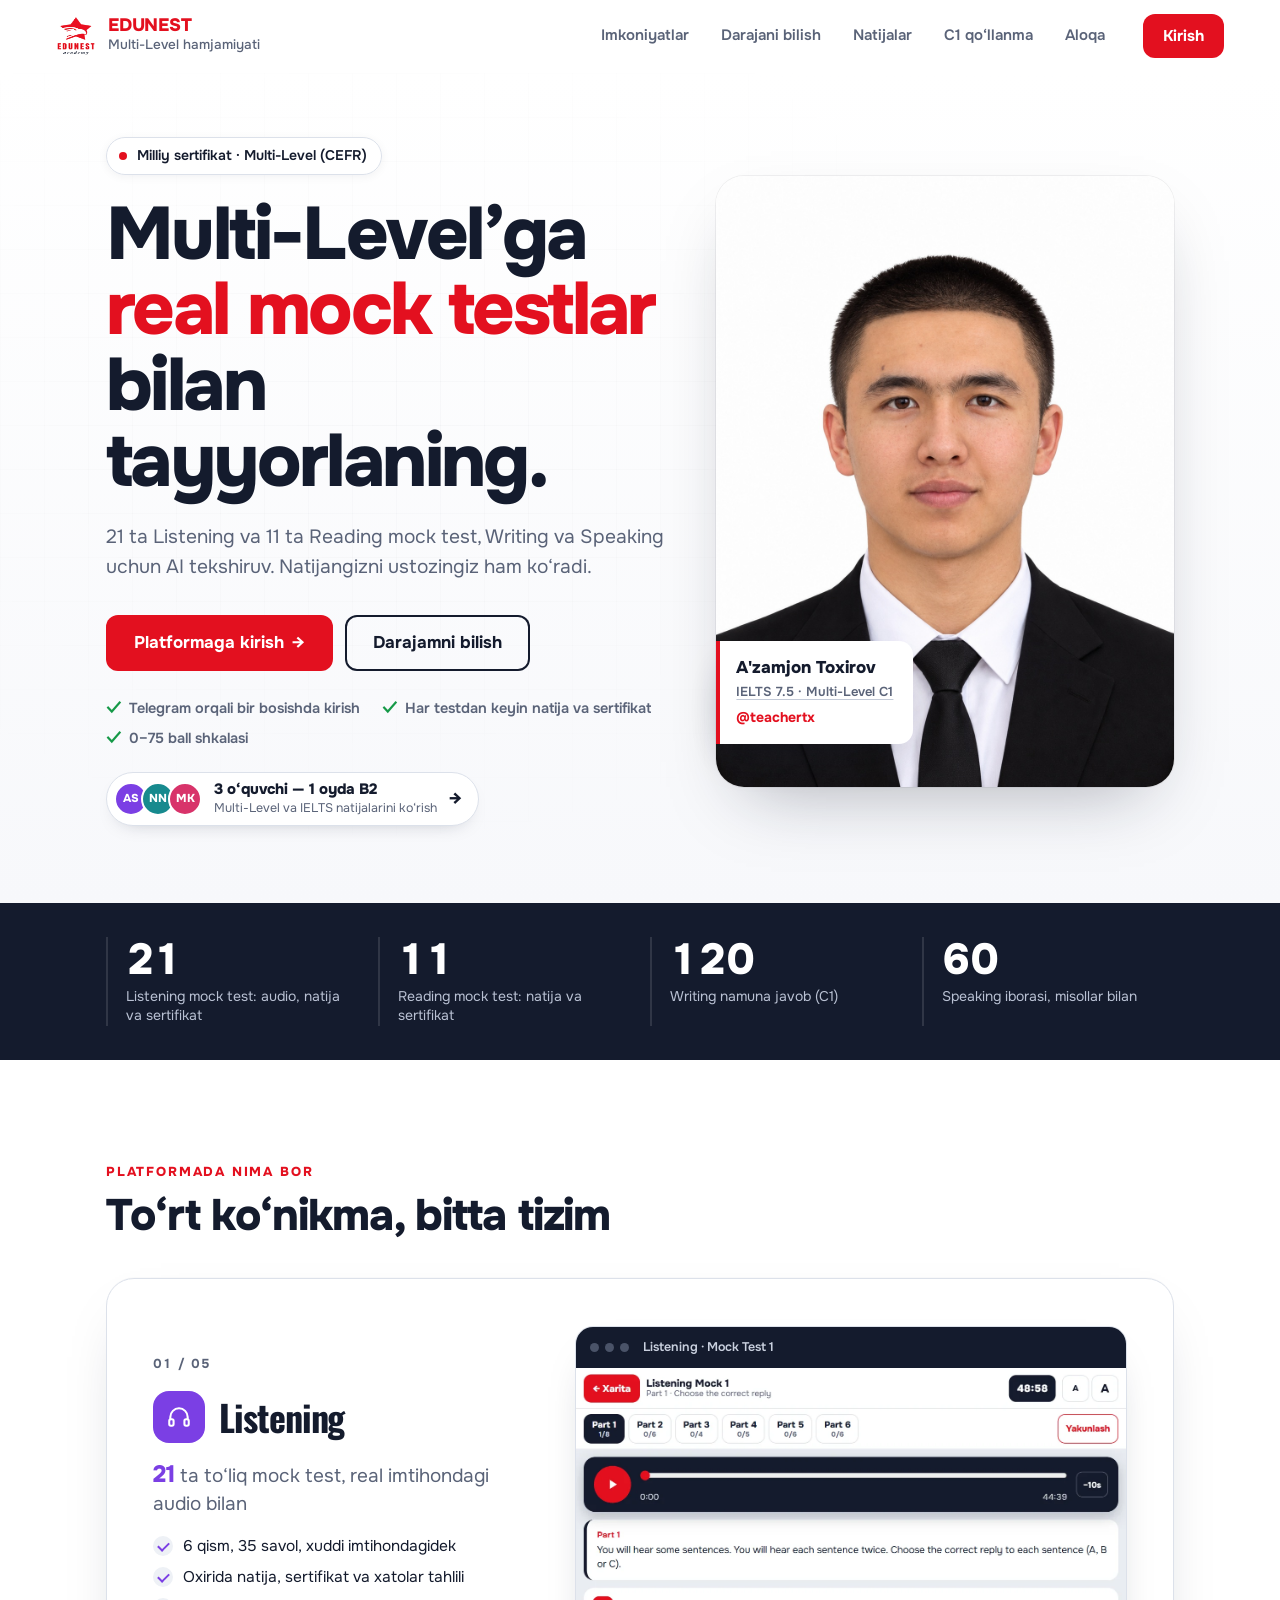
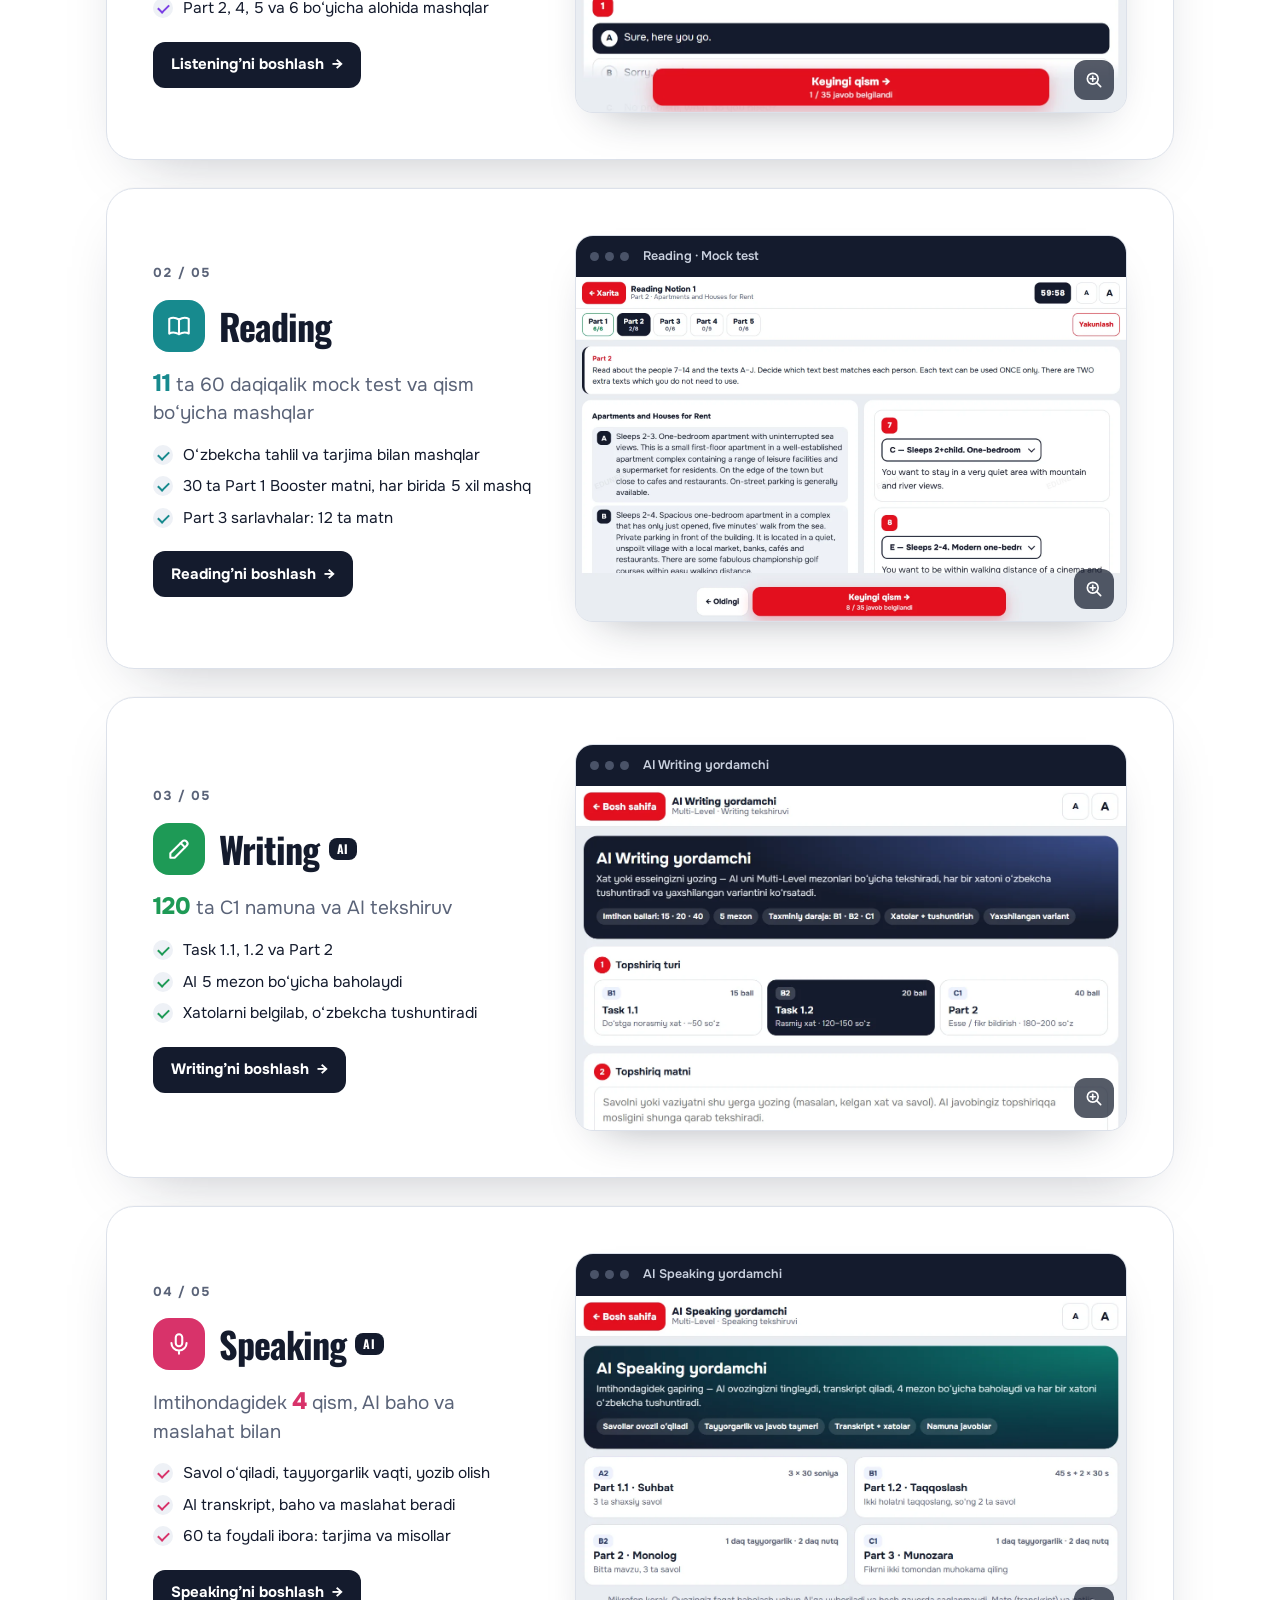
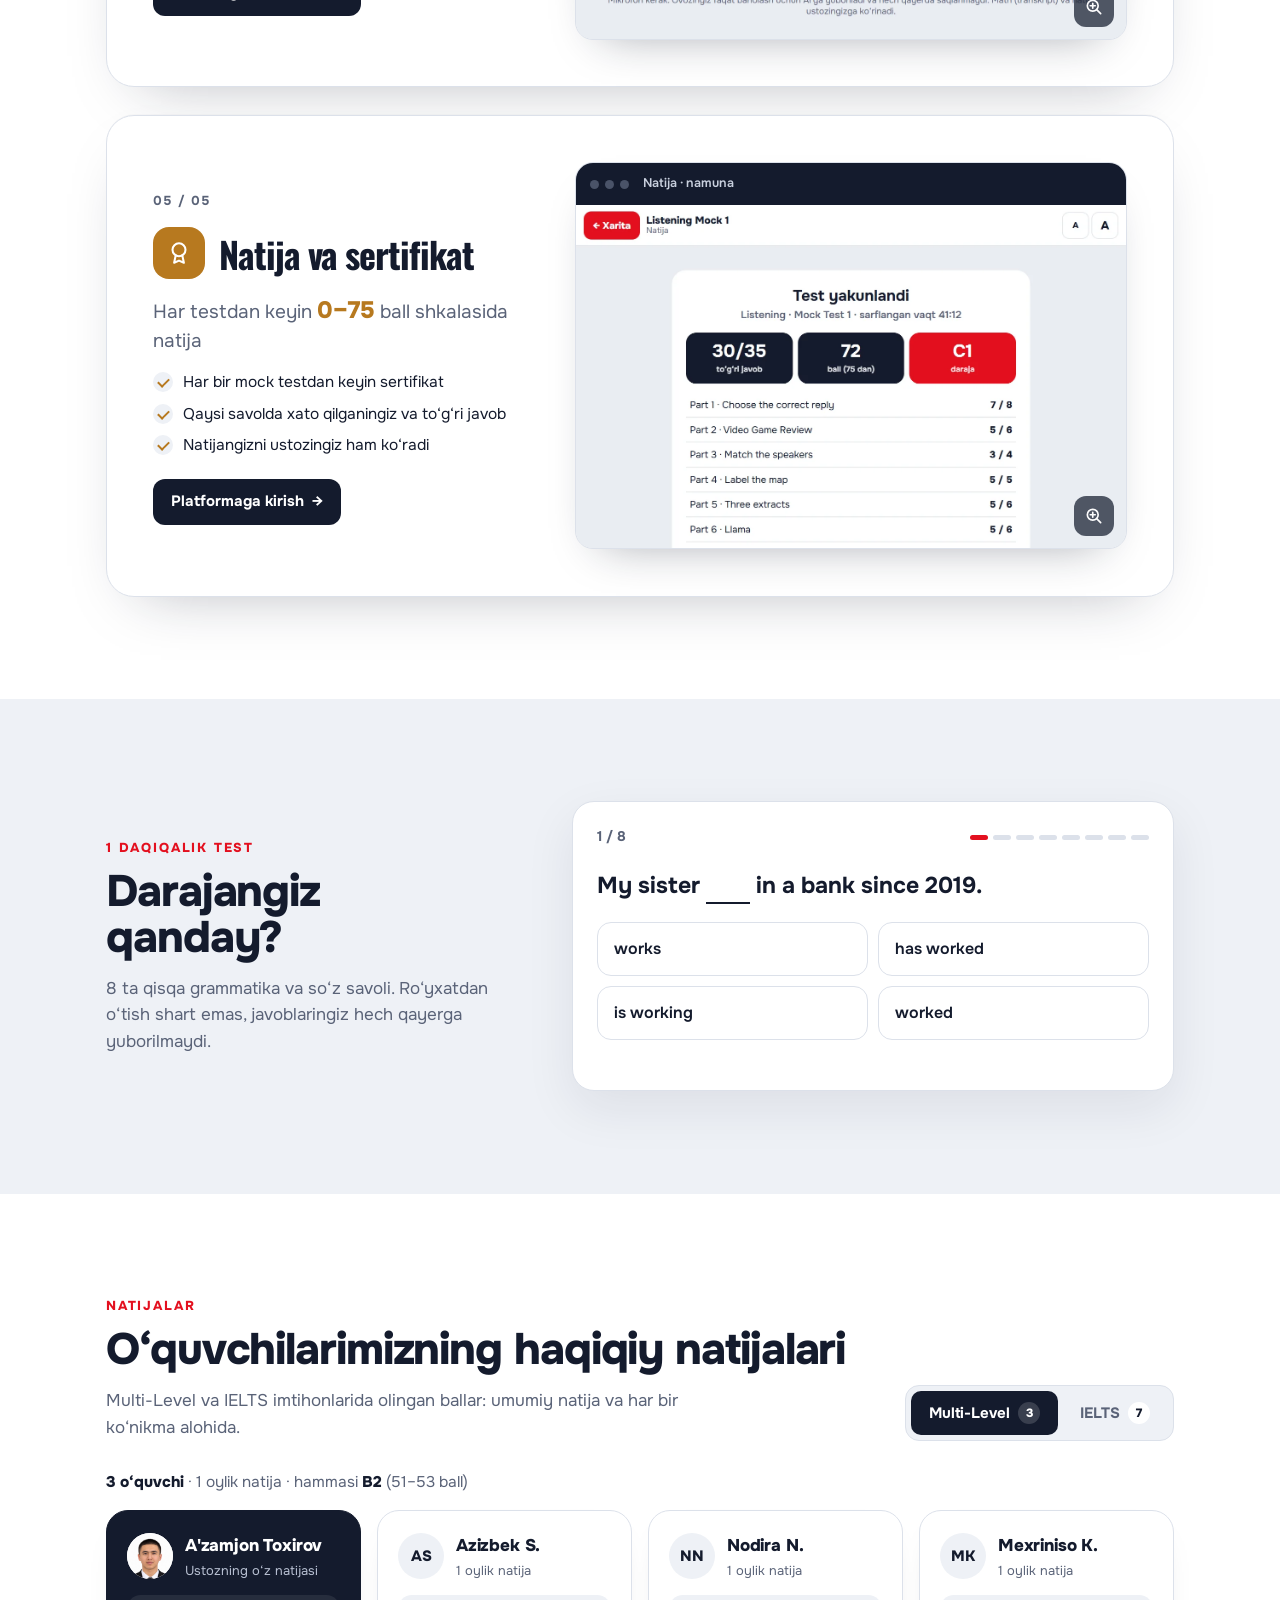
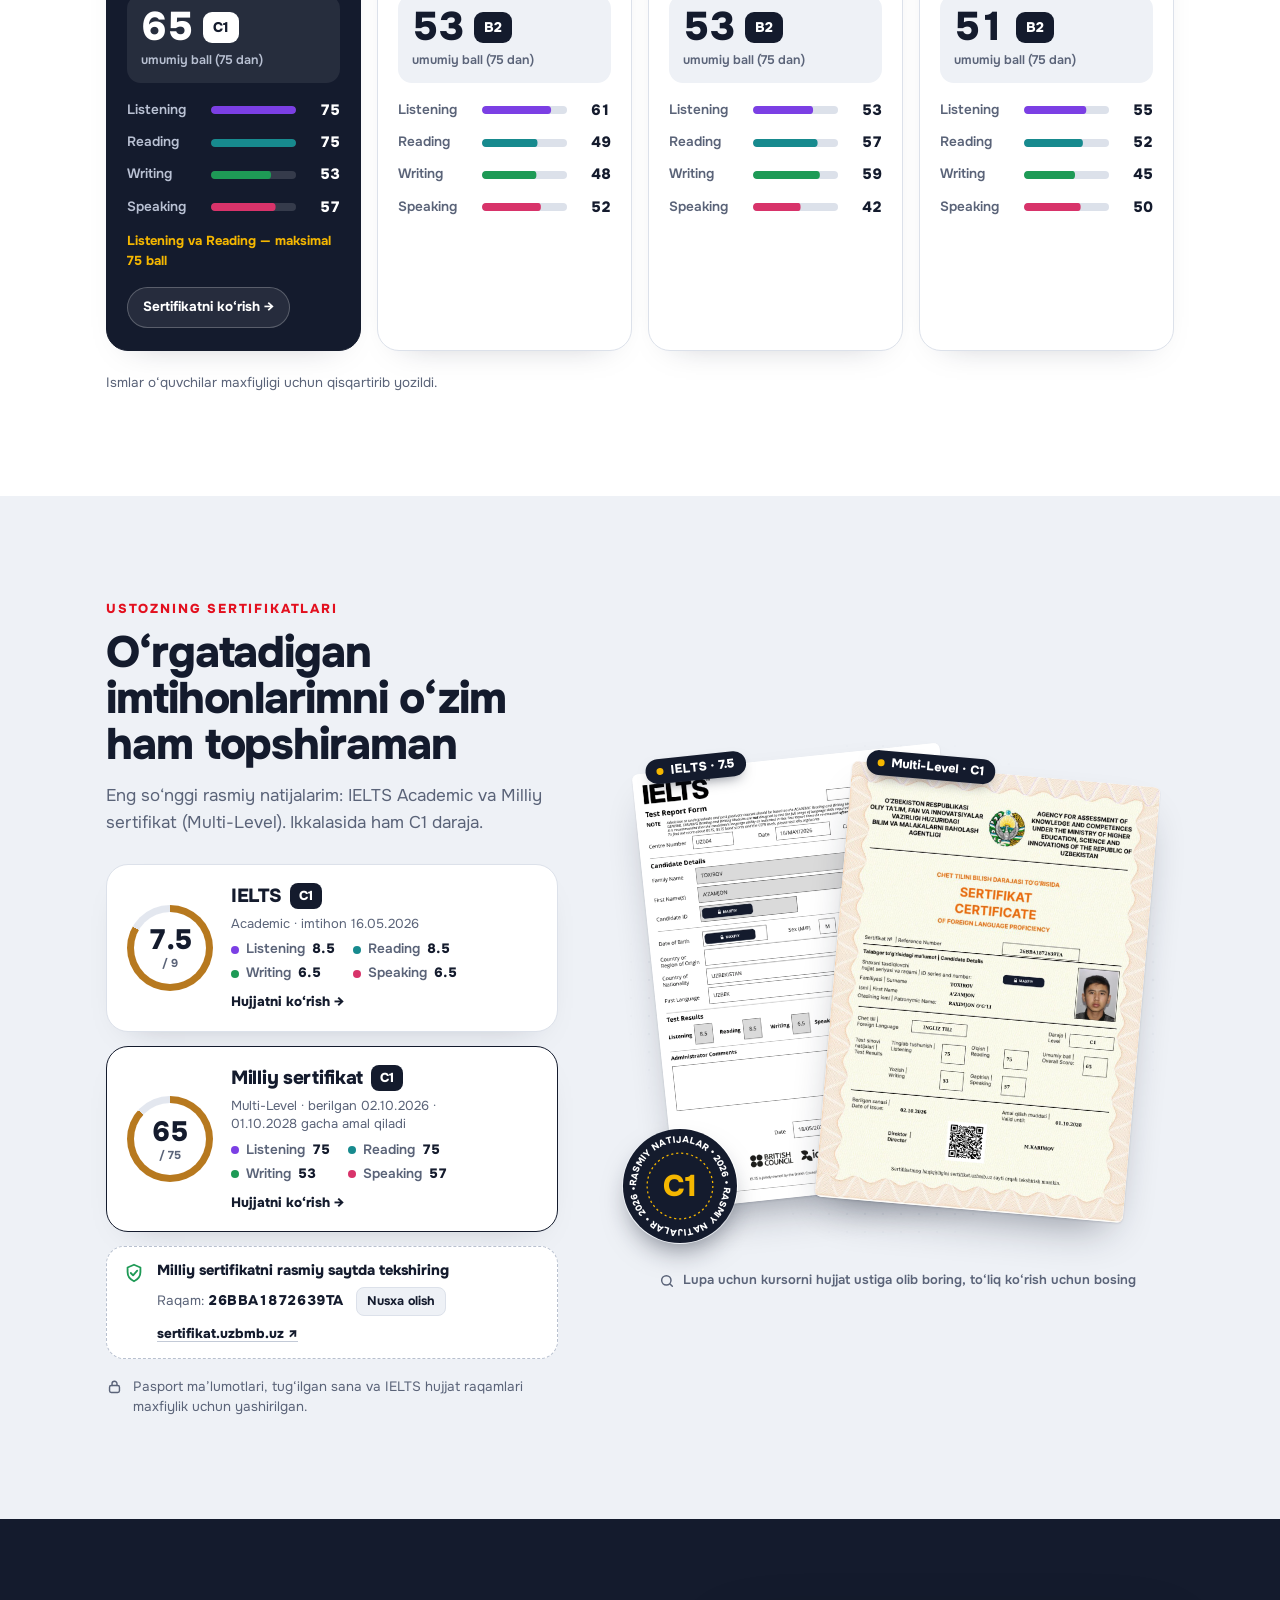
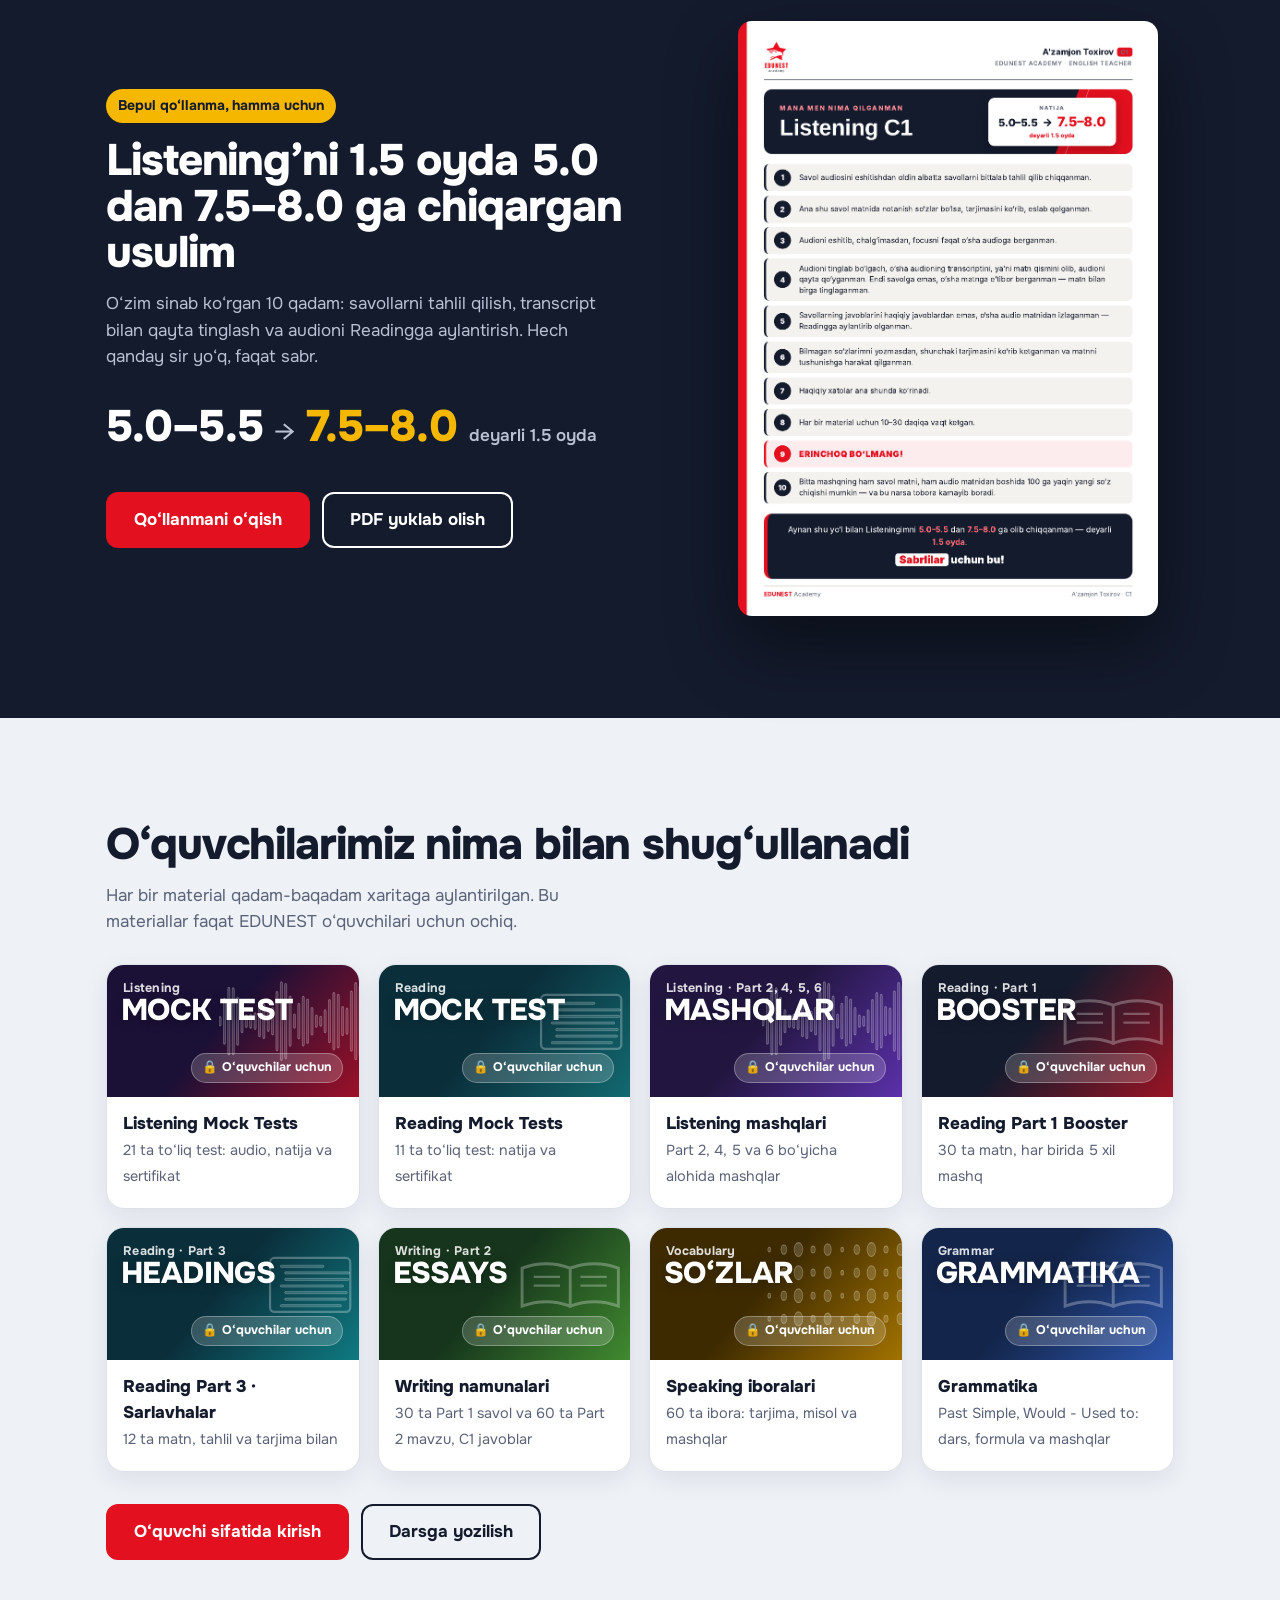
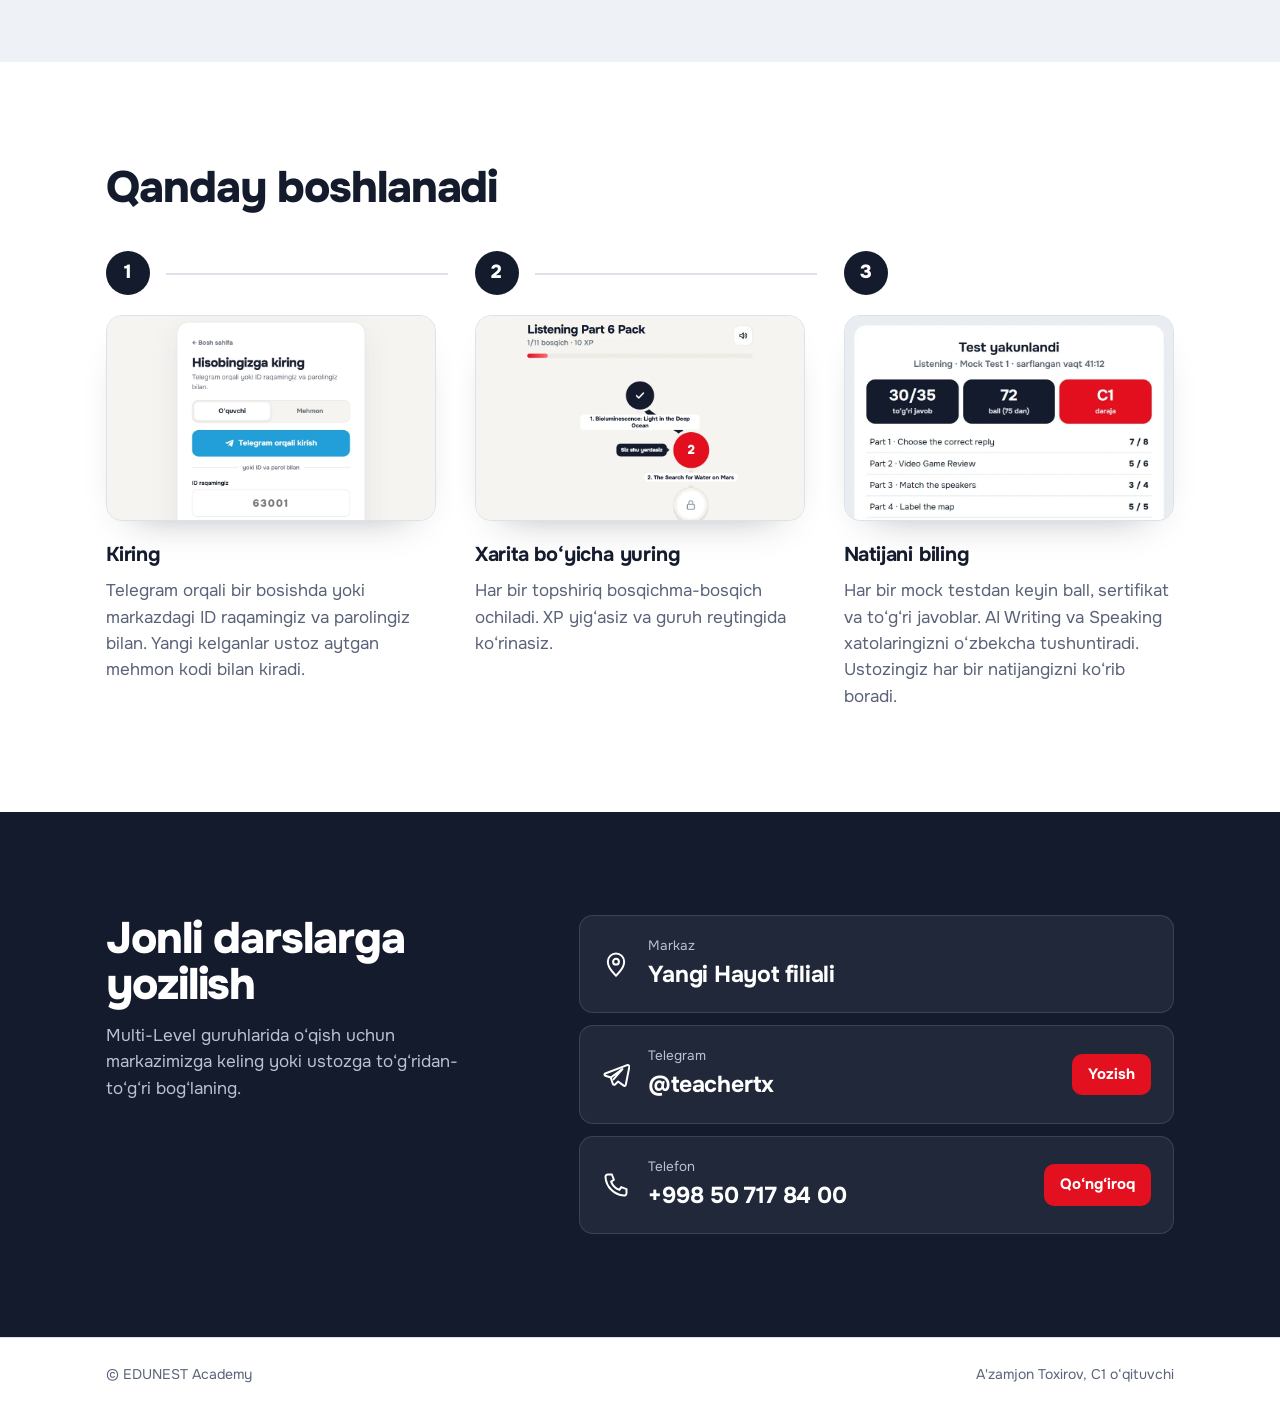
<file: index.html>
<!DOCTYPE html>
<html lang="en">
<head>
<meta charset="UTF-8">
<meta name="viewport" content="width=device-width, initial-scale=1, viewport-fit=cover">
<title>EDUNEST · Multi-Level</title><meta name="description" content="AI yordamchi Writing’ingizni 5 mezon bo‘yicha baholab, xatolarni o‘zbekcha tushuntiradi; Speaking javobingizni yozib olib, transkript, baho va maslahat beradi. Imtihondagidek haqiqiy Listening va Reading mock testlar. Darajangiz qanday? 1 daqiqada bilib oling."><meta property="og:site_name" content="EDUNEST Academy"><meta property="og:title" content="Multi-Level’ga AI yordamchi bilan tayyorlaning · A'zamjon Toxirov"><meta property="og:description" content="AI yordamchi Writing’ingizni 5 mezon bo‘yicha baholab, xatolarni o‘zbekcha tushuntiradi; Speaking javobingizni yozib olib, transkript, baho va maslahat beradi. Imtihondagidek haqiqiy Listening va Reading mock testlar. Darajangiz qanday? 1 daqiqada bilib oling."><meta property="og:url" content="https://toxirovteacher.github.io/edunest-multilevel/"><meta property="og:image" content="https://toxirovteacher.github.io/edunest-multilevel/og-preview.jpg?v=2"><meta property="og:image:type" content="image/jpeg"><meta property="og:image:width" content="2400"><meta property="og:image:height" content="1260"><meta property="og:image:alt" content="A'zamjon Toxirov · EDUNEST Multi-Level"><meta name="twitter:card" content="summary_large_image"><meta property="og:type" content="website">
<link rel="icon" id="fav">
<link rel="preconnect" href="https://fonts.googleapis.com"><link rel="preconnect" href="https://fonts.gstatic.com" crossorigin><link rel="preload" as="style" href="https://fonts.googleapis.com/css2?family=Onest:wght@400;500;600;700;800&family=Oswald:wght@500;600;700&family=Inter:wght@400;500;600;700;800&family=Source+Serif+4:opsz,wght@8..60,400;8..60,600&display=swap"><link href="https://fonts.googleapis.com/css2?family=Onest:wght@400;500;600;700;800&family=Oswald:wght@500;600;700&family=Inter:wght@400;500;600;700;800&family=Source+Serif+4:opsz,wght@8..60,400;8..60,600&display=swap" rel="stylesheet" media="print" onload="this.media='all'"><noscript><link href="https://fonts.googleapis.com/css2?family=Onest:wght@400;500;600;700;800&family=Oswald:wght@500;600;700&family=Inter:wght@400;500;600;700;800&family=Source+Serif+4:opsz,wght@8..60,400;8..60,600&display=swap" rel="stylesheet"></noscript><link rel="prefetch" href="mashq.html"><link rel="prefetch" href="css/mashq.css?v=9aead3791d"><link rel="prefetch" href="js/mashq.js?v=f2e6fd68c8">
<link rel="stylesheet" href="css/app.css?v=a866516cb9">
</head>
<body class="uz-on">
<div class="theme-float" id="themeFloat"><button class="iconbtn" id="themeToggle2" title="Light / dark mode" aria-label="Light or dark mode">🌙</button></div>

<!-- ================= LANDING ================= -->
<section id="landing" class="hide">
 <div class="lp">
  <header class="lp-bar">
    <a class="lp-brand" href="#/" aria-label="EDUNEST"><img class="lg" alt=""><span><b>EDUNEST</b><small class="ml">Multi-Level hamjamiyati</small><small class="g3">General English · Level 3</small></span></a>
    <nav class="lp-nav" id="lpNav" aria-label="Bo‘limlar"><a href="#lp-skills" data-scroll="lp-skills">Imkoniyatlar</a><a class="ml" href="#lp-check" data-scroll="lp-check">Darajani bilish</a><a class="ml" href="#lp-results" data-scroll="lp-results">Natijalar</a><a class="ml" href="#/c1">C1 qo‘llanma</a><a href="#lp-enroll" data-scroll="lp-enroll">Aloqa</a></nav>
    <a class="lp-btn lp-btn-sm" href="#/login">Kirish</a>
    <button class="lp-menu" id="lpMenu" type="button" aria-label="Menyu" aria-expanded="false" aria-controls="lpNav"><i></i><i></i><i></i></button>
  </header>

  <div class="hx-wrap">
  <div class="hx">
    <div class="hx-copy">
      <p class="hx-pill"><i></i><span class="ml">Milliy sertifikat · Multi-Level (CEFR)</span><span class="g3">DOLPHINS · PENGUINS guruhlari</span></p>
      <h1 class="hx-h1"><span class="ml">Multi-Level’ga <em>real mock testlar</em> bilan tayyorlaning.</span><span class="g3">Darslikdagi har bir mavzu <em>bitta xaritada.</em></span></h1>
      <p class="hx-lead ml">21 ta Listening va 11 ta Reading mock test, Writing va Speaking uchun AI tekshiruv. Natijangizni ustozingiz ham ko‘radi.</p>
      <p class="hx-lead g3">Darslikdagi mashqlar, ustoz topshiriqlari va guruh reytingi bir joyda. Har bir bosqichni bajarib, XP yig‘asiz.</p>
      <div class="lp-actions">
        <a class="lp-btn" href="#/login">Platformaga kirish <span aria-hidden="true">→</span></a>
        <a class="lp-btn lp-btn-line ml" href="#lp-check" data-scroll="lp-check">Darajamni bilish</a>
        <a class="lp-btn lp-btn-line g3" href="#lp-enroll" data-scroll="lp-enroll">Darsga yozilish</a>
      </div>
      <ul class="hx-trust"><li>Telegram orqali bir bosishda kirish</li><li class="ml">Har testdan keyin natija va sertifikat</li><li class="ml">0–75 ball shkalasi</li><li class="g3">Natijalar saqlanadi</li></ul>
      <a class="hx-proof ml" href="#lp-results" data-scroll="lp-results"><span class="hx-av" aria-hidden="true"><i>AS</i><i>NN</i><i>MK</i></span><span><b>3 o‘quvchi — 1 oyda B2</b><small>Multi-Level va IELTS natijalarini ko‘rish</small></span><em aria-hidden="true">→</em></a>
    </div>
    <div class="hx-vis">
      <div class="hx-photo"><img id="tPhoto" src="teacher.jpg" width="1086" height="1448" fetchpriority="high" decoding="async" alt="A'zamjon Toxirov"></div>
      <div class="hx-plate"><b>A'zamjon Toxirov</b><a class="ml hx-cred" href="#lp-cert" data-scroll="lp-cert">IELTS 7.5 · Multi-Level C1</a><span class="g3">C1 o‘qituvchi, EDUNEST Academy</span><a href="https://t.me/teachertx" target="_blank" rel="noopener">@teachertx</a></div>
    </div>
  </div>
  </div>

  <div class="hx-band"><div class="lp-in">
    <div class="ml"><b data-n="21">21</b><span>Listening mock test: audio, natija va sertifikat</span></div>
    <div class="ml"><b data-n="11">11</b><span>Reading mock test: natija va sertifikat</span></div>
    <div class="ml"><b data-n="120">120</b><span>Writing namuna javob (C1)</span></div>
    <div class="ml"><b data-n="60">60</b><span>Speaking iborasi, misollar bilan</span></div>
    <div class="g3"><b>XP</b><span>har bir bosqich uchun</span></div>
    <div class="g3"><b>2</b><span>guruh: DOLPHINS va PENGUINS</span></div>
    <div class="g3"><b>UZ</b><span>barcha izohlar o‘zbek tilida</span></div>
    <div class="g3"><b>C1</b><span>ustoz har bir natijani ko‘radi</span></div>
  </div></div>

  <section class="lp-sec" id="lp-skills">
    <div class="lp-in">
      <p class="hx-kick">Platformada nima bor</p>
      <h2 class="lp-h2 ml">To‘rt ko‘nikma, bitta tizim</h2><h2 class="lp-h2 g3">Darsdan keyin ham dars davom etadi</h2>
      <div class="stk ml" id="lpStack">
        <article class="stk-c sk-l" style="--i:0">
          <div class="stk-t"><span class="stk-n">01 / 05</span>
            <div class="stk-hd"><span class="sk-ic" aria-hidden="true"><svg viewBox="0 0 24 24"><path d="M4 14v-2a8 8 0 0 1 16 0v2"/><rect x="3" y="14" width="4" height="6" rx="1.5"/><rect x="17" y="14" width="4" height="6" rx="1.5"/></svg></span><h3>Listening</h3></div>
            <p class="stk-big"><b>21</b> ta to‘liq mock test, real imtihondagi audio bilan</p>
            <ul class="stk-ul"><li>6 qism, 35 savol, xuddi imtihondagidek</li><li>Oxirida natija, sertifikat va xatolar tahlili</li><li>Part 2, 4, 5 va 6 bo‘yicha alohida mashqlar</li></ul>
            <a class="stk-go" href="#/login">Listening’ni boshlash <span aria-hidden="true">→</span></a></div>
          <div class="stk-win"><div class="stk-bar" aria-hidden="true"><i></i><i></i><i></i><span>Listening · Mock Test 1</span></div><img class="stk-img" src="shots/listening.webp" width="1290" height="807" loading="lazy" decoding="async" alt="Listening mock test oynasi: audio pleyer, taymer va savollar" onerror="this.closest('.stk-win').classList.add('nf')">
            <div aria-hidden="true" class="stk-ui"><div class="pv-row"><span class="pv-pill">Part 2</span><span class="pv-pill pv-dark">⏱ 28:14</span></div>
              <div class="pv-audio"><span class="pv-play"></span><span class="pv-track"><span style="width:38%"></span></span></div>
              <div class="pv-q"><b>9</b><span class="pv-ln" style="width:72%"></span></div>
              <div class="pv-opts"><span>A</span><span class="on">B</span><span>C</span></div>
              <div class="pv-q"><b>10</b><span class="pv-ln" style="width:58%"></span></div>
              <div class="pv-opts"><span>A</span><span>B</span><span>C</span></div></div></div>
        </article>
        <article class="stk-c sk-r" style="--i:1">
          <div class="stk-t"><span class="stk-n">02 / 05</span>
            <div class="stk-hd"><span class="sk-ic" aria-hidden="true"><svg viewBox="0 0 24 24"><path d="M3 5.5C5.5 4 8.5 4 12 6c3.5-2 6.5-2 9-.5V19c-2.5-1.5-5.5-1.5-9 .5-3.5-2-6.5-2-9-.5z"/><path d="M12 6v13.5"/></svg></span><h3>Reading</h3></div>
            <p class="stk-big"><b>11</b> ta 60 daqiqalik mock test va qism bo‘yicha mashqlar</p>
            <ul class="stk-ul"><li>O‘zbekcha tahlil va tarjima bilan mashqlar</li><li>30 ta Part 1 Booster matni, har birida 5 xil mashq</li><li>Part 3 sarlavhalar: 12 ta matn</li></ul>
            <a class="stk-go" href="#/login">Reading’ni boshlash <span aria-hidden="true">→</span></a></div>
          <div class="stk-win"><div class="stk-bar" aria-hidden="true"><i></i><i></i><i></i><span>Reading · Mock test</span></div><img class="stk-img" src="shots/reading.webp" width="1650" height="1032" loading="lazy" decoding="async" alt="Reading mock test oynasi: chapda matn, o‘ngda savollar" onerror="this.closest('.stk-win').classList.add('nf')">
            <div aria-hidden="true" class="stk-ui pv-split"><div class="pv-text"><span style="width:92%"></span><span style="width:100%"></span><span style="width:84%"></span><span class="pv-mark" style="width:62%"></span><span style="width:96%"></span><span style="width:70%"></span></div>
              <div class="pv-side"><div class="pv-q"><b>14</b><span class="pv-ln" style="width:60%"></span></div><div class="pv-gap">________</div>
                <div class="pv-note"><b>UZ tahlil</b><span class="pv-ln" style="width:90%"></span><span class="pv-ln" style="width:66%"></span></div></div></div></div>
        </article>
        <article class="stk-c sk-w" style="--i:2">
          <div class="stk-t"><span class="stk-n">03 / 05</span>
            <div class="stk-hd"><span class="sk-ic" aria-hidden="true"><svg viewBox="0 0 24 24"><path d="M4 20h4L19 9a2.8 2.8 0 0 0-4-4L4 16z"/><path d="m13.5 6.5 4 4"/></svg></span><h3>Writing <em class="stk-ai">AI</em></h3></div>
            <p class="stk-big"><b>120</b> ta C1 namuna va AI tekshiruv</p>
            <ul class="stk-ul"><li>Task 1.1, 1.2 va Part 2</li><li>AI 5 mezon bo‘yicha baholaydi</li><li>Xatolarni belgilab, o‘zbekcha tushuntiradi</li></ul>
            <a class="stk-go" href="#/login">Writing’ni boshlash <span aria-hidden="true">→</span></a></div>
          <div class="stk-win"><div class="stk-bar" aria-hidden="true"><i></i><i></i><i></i><span>AI Writing yordamchi</span></div><img class="stk-img" src="shots/writing.webp" width="1290" height="807" loading="lazy" decoding="async" alt="AI Writing yordamchi oynasi: topshiriq turini tanlash" onerror="this.closest('.stk-win').classList.add('nf')">
            <div aria-hidden="true" class="stk-ui"><div class="pv-text"><span style="width:96%"></span><span style="width:88%"></span><span class="pv-err" style="width:46%"></span><span style="width:90%"></span></div>
              <div class="pv-fix">✓ <b>has been</b> &nbsp;·&nbsp; zamon xatosi</div>
              <div class="pv-crit"><span><i style="width:80%"></i></span><span><i style="width:64%"></i></span><span><i style="width:72%"></i></span><span><i style="width:56%"></i></span><span><i style="width:68%"></i></span></div></div></div>
        </article>
        <article class="stk-c sk-s" style="--i:3">
          <div class="stk-t"><span class="stk-n">04 / 05</span>
            <div class="stk-hd"><span class="sk-ic" aria-hidden="true"><svg viewBox="0 0 24 24"><rect x="9" y="3" width="6" height="11" rx="3"/><path d="M5 11a7 7 0 0 0 14 0M12 18v3"/></svg></span><h3>Speaking <em class="stk-ai">AI</em></h3></div>
            <p class="stk-big">Imtihondagidek <b>4</b> qism, AI baho va maslahat bilan</p>
            <ul class="stk-ul"><li>Savol o‘qiladi, tayyorgarlik vaqti, yozib olish</li><li>AI transkript, baho va maslahat beradi</li><li>60 ta foydali ibora: tarjima va misollar</li></ul>
            <a class="stk-go" href="#/login">Speaking’ni boshlash <span aria-hidden="true">→</span></a></div>
          <div class="stk-win"><div class="stk-bar" aria-hidden="true"><i></i><i></i><i></i><span>AI Speaking yordamchi</span></div><img class="stk-img" src="shots/speaking.webp" width="1290" height="807" loading="lazy" decoding="async" alt="AI Speaking yordamchi oynasi: imtihon qismlari" onerror="this.closest('.stk-win').classList.add('nf')">
            <div aria-hidden="true" class="stk-ui pv-c"><span class="pv-pill">Tayyorgarlik · 0:05</span><span class="pv-mic"></span>
              <span class="pv-wave"><i style="height:30%"></i><i style="height:60%"></i><i style="height:90%"></i><i style="height:50%"></i><i style="height:75%"></i><i style="height:40%"></i><i style="height:85%"></i><i style="height:55%"></i><i style="height:35%"></i><i style="height:65%"></i></span></div></div>
        </article>
        <article class="stk-c sk-x" style="--i:4">
          <div class="stk-t"><span class="stk-n">05 / 05</span>
            <div class="stk-hd"><span class="sk-ic" aria-hidden="true"><svg viewBox="0 0 24 24"><circle cx="12" cy="9" r="6"/><path d="m9 14-1.5 7L12 19l4.5 2L15 14"/></svg></span><h3>Natija va sertifikat</h3></div>
            <p class="stk-big">Har testdan keyin <b>0–75</b> ball shkalasida natija</p>
            <ul class="stk-ul"><li>Har bir mock testdan keyin sertifikat</li><li>Qaysi savolda xato qilganingiz va to‘g‘ri javob</li><li>Natijangizni ustozingiz ham ko‘radi</li></ul>
            <a class="stk-go" href="#/login">Platformaga kirish <span aria-hidden="true">→</span></a></div>
          <div class="stk-win"><div class="stk-bar" aria-hidden="true"><i></i><i></i><i></i><span>Natija · namuna</span></div><img class="stk-img" src="shots/result.webp" width="1290" height="900" loading="lazy" decoding="async" alt="Test natijasi oynasi: to‘g‘ri javoblar, ball va daraja" onerror="this.closest('.stk-win').classList.add('nf')">
            <div aria-hidden="true" class="stk-ui"><div class="pv-score"><b>58</b><span>/ 75</span><em>B2</em></div>
              <div class="pv-ok"><span>✓</span><span>✓</span><span class="x">✗</span><span>✓</span><span>✓</span><span>✓</span><span class="x">✗</span><span>✓</span></div>
              <div class="pv-cert">Sertifikat <b>↓</b></div></div></div>
        </article>
      </div>
      <div class="sk-grid g3">
        <div class="sk"><span class="sk-n">01</span><h3>Darslik mashqlari</h3><p>Har bir unit bo‘yicha grammatika va so‘z mashqlari, darhol tekshiriladi.</p></div>
        <div class="sk"><span class="sk-n">02</span><h3>Topshiriqlar xaritasi</h3><p>Ustoz bergan topshiriqlar bosqichma-bosqich ochiladi. Oxirida sertifikat.</p></div>
        <div class="sk"><span class="sk-n">03</span><h3>Guruh reytingi</h3><p>XP yig‘ing va guruhingizdagi o‘rningizni kuzating.</p></div>
      </div>
    </div>
  </section>

  <section class="lp-sec lp-mist ml" id="lp-check">
    <div class="lp-in qz-wrap">
      <div><p class="hx-kick">1 daqiqalik test</p><h2 class="lp-h2">Darajangiz qanday?</h2>
        <p class="lp-sub">8 ta qisqa grammatika va so‘z savoli. Ro‘yxatdan o‘tish shart emas, javoblaringiz hech qayerga yuborilmaydi.</p></div>
      <div class="qz" id="lpQuiz"></div>
    </div>
  </section>

  <section class="lp-sec nt-sec ml" id="lp-results" aria-labelledby="ntH">
    <div class="lp-in">
      <div class="nt-head"><div><p class="hx-kick">Natijalar</p><h2 class="lp-h2" id="ntH">O‘quvchilarimizning haqiqiy natijalari</h2><p class="lp-sub">Multi-Level va IELTS imtihonlarida olingan ballar: umumiy natija va har bir ko‘nikma alohida.</p></div><div class="nt-tabs" role="tablist" aria-label="Imtihon turi"><button type="button" class="nt-tab" role="tab" id="ntT1" aria-controls="ntP1" aria-selected="true">Multi-Level <span>3</span></button><button type="button" class="nt-tab" role="tab" id="ntT2" aria-controls="ntP2" aria-selected="false" tabindex="-1">IELTS <span>7</span></button></div></div>
      <div class="nt-panel" id="ntP1" role="tabpanel" aria-labelledby="ntT1"><p class="nt-facts"><b>3 o‘quvchi</b> · 1 oylik natija · hammasi <b>B2</b> (51–53 ball)</p><div class="nt-grid" tabindex="0" aria-label="Multi-Level natijalari"><article class="nt-c nt-t"><div class="nt-top"><img class="tph nt-ph" alt=""><div class="nt-who"><b>A&#x27;zamjon Toxirov</b><small>Ustozning o‘z natijasi</small></div></div><div class="nt-ov"><b>65</b><span class="nt-lv">C1</span><small>umumiy ball (75 dan)</small></div><ul class="nt-sk"><li style="--c:#7B3FE4;--v:1.000"><span>Listening</span><i></i><b>75</b></li><li style="--c:#178A8E;--v:1.000"><span>Reading</span><i></i><b>75</b></li><li style="--c:#1E9A56;--v:0.707"><span>Writing</span><i></i><b>53</b></li><li style="--c:#D8336A;--v:0.760"><span>Speaking</span><i></i><b>57</b></li></ul><p class="nt-note">Listening va Reading — maksimal 75 ball</p><button type="button" class="nt-doc" data-doc="1">Sertifikatni ko‘rish <span aria-hidden="true">→</span></button></article><article class="nt-c"><div class="nt-top"><span class="nt-av" aria-hidden="true">AS</span><div class="nt-who"><b>Azizbek S.</b><small>1 oylik natija</small></div></div><div class="nt-ov"><b>53</b><span class="nt-lv">B2</span><small>umumiy ball (75 dan)</small></div><ul class="nt-sk"><li style="--c:#7B3FE4;--v:0.813"><span>Listening</span><i></i><b>61</b></li><li style="--c:#178A8E;--v:0.653"><span>Reading</span><i></i><b>49</b></li><li style="--c:#1E9A56;--v:0.640"><span>Writing</span><i></i><b>48</b></li><li style="--c:#D8336A;--v:0.693"><span>Speaking</span><i></i><b>52</b></li></ul></article><article class="nt-c"><div class="nt-top"><span class="nt-av" aria-hidden="true">NN</span><div class="nt-who"><b>Nodira N.</b><small>1 oylik natija</small></div></div><div class="nt-ov"><b>53</b><span class="nt-lv">B2</span><small>umumiy ball (75 dan)</small></div><ul class="nt-sk"><li style="--c:#7B3FE4;--v:0.707"><span>Listening</span><i></i><b>53</b></li><li style="--c:#178A8E;--v:0.760"><span>Reading</span><i></i><b>57</b></li><li style="--c:#1E9A56;--v:0.787"><span>Writing</span><i></i><b>59</b></li><li style="--c:#D8336A;--v:0.560"><span>Speaking</span><i></i><b>42</b></li></ul></article><article class="nt-c"><div class="nt-top"><span class="nt-av" aria-hidden="true">MK</span><div class="nt-who"><b>Mexriniso K.</b><small>1 oylik natija</small></div></div><div class="nt-ov"><b>51</b><span class="nt-lv">B2</span><small>umumiy ball (75 dan)</small></div><ul class="nt-sk"><li style="--c:#7B3FE4;--v:0.733"><span>Listening</span><i></i><b>55</b></li><li style="--c:#178A8E;--v:0.693"><span>Reading</span><i></i><b>52</b></li><li style="--c:#1E9A56;--v:0.600"><span>Writing</span><i></i><b>45</b></li><li style="--c:#D8336A;--v:0.667"><span>Speaking</span><i></i><b>50</b></li></ul></article></div><p class="nt-swipe" aria-hidden="true">Suring: barcha natijalar →</p></div>
      <div class="nt-panel" id="ntP2" role="tabpanel" aria-labelledby="ntT2" hidden><p class="nt-facts"><b>7 o‘quvchi</b> · Overall <b>5.5–6.5</b> · eng yuqori ko‘nikma: Listening <b>7.5</b></p><div class="nt-grid" tabindex="0" aria-label="IELTS natijalari"><article class="nt-c"><div class="nt-top"><span class="nt-av" aria-hidden="true">XA</span><div class="nt-who"><b>Xurshidbek A.</b><small>Intensive IELTS 8 oy + Listening Booster 2 oy</small></div></div><div class="nt-ov"><b>6.5</b><small>Overall band</small></div><ul class="nt-sk"><li style="--c:#7B3FE4;--v:0.833"><span>Listening</span><i></i><b>7.5</b></li><li style="--c:#178A8E;--v:0.611"><span>Reading</span><i></i><b>5.5</b></li><li style="--c:#1E9A56;--v:0.667"><span>Writing</span><i></i><b>6.0</b></li><li style="--c:#D8336A;--v:0.667"><span>Speaking</span><i></i><b>6.0</b></li></ul></article><article class="nt-c"><div class="nt-top"><span class="nt-av" aria-hidden="true">DI</span><div class="nt-who"><b>Doniyorbek I.</b><small>Intensive IELTS · 8 oy</small></div></div><div class="nt-ov"><b>6.0</b><small>Overall band</small></div><ul class="nt-sk"><li style="--c:#7B3FE4;--v:0.611"><span>Listening</span><i></i><b>5.5</b></li><li style="--c:#178A8E;--v:0.667"><span>Reading</span><i></i><b>6.0</b></li><li style="--c:#1E9A56;--v:0.667"><span>Writing</span><i></i><b>6.0</b></li><li style="--c:#D8336A;--v:0.611"><span>Speaking</span><i></i><b>5.5</b></li></ul></article><article class="nt-c"><div class="nt-top"><span class="nt-av" aria-hidden="true">RI</span><div class="nt-who"><b>Roziyaxon I.</b><small>Intensive IELTS · One Skill Retake · 2 oy</small></div></div><div class="nt-ov"><b>5.5</b><small>Overall band</small></div><ul class="nt-sk"><li style="--c:#7B3FE4;--v:0.556"><span>Listening</span><i></i><b>5.0</b></li><li style="--c:#178A8E;--v:0.611"><span>Reading</span><i></i><b>5.5</b></li><li style="--c:#1E9A56;--v:0.556"><span>Writing</span><i></i><b>5.0</b></li><li style="--c:#D8336A;--v:0.611"><span>Speaking</span><i></i><b>5.5</b></li></ul></article><article class="nt-c"><div class="nt-top"><span class="nt-av" aria-hidden="true">XA</span><div class="nt-who"><b>Xosiyatxon A.</b><small>Intensive IELTS · 11 oy</small></div></div><div class="nt-ov"><b>5.5</b><small>Overall band</small></div><ul class="nt-sk"><li style="--c:#7B3FE4;--v:0.556"><span>Listening</span><i></i><b>5.0</b></li><li style="--c:#178A8E;--v:0.556"><span>Reading</span><i></i><b>5.0</b></li><li style="--c:#1E9A56;--v:0.611"><span>Writing</span><i></i><b>5.5</b></li><li style="--c:#D8336A;--v:0.611"><span>Speaking</span><i></i><b>5.5</b></li></ul></article><article class="nt-c"><div class="nt-top"><span class="nt-av" aria-hidden="true">AA</span><div class="nt-who"><b>Azizbek A.</b><small>Intensive IELTS practice · 2 oy</small></div></div><div class="nt-ov"><b>5.5</b><small>Overall band</small></div><ul class="nt-sk"><li style="--c:#7B3FE4;--v:0.667"><span>Listening</span><i></i><b>6.0</b></li><li style="--c:#178A8E;--v:0.500"><span>Reading</span><i></i><b>4.5</b></li><li style="--c:#1E9A56;--v:0.667"><span>Writing</span><i></i><b>6.0</b></li><li style="--c:#D8336A;--v:0.611"><span>Speaking</span><i></i><b>5.5</b></li></ul></article><article class="nt-c"><div class="nt-top"><span class="nt-av" aria-hidden="true">XR</span><div class="nt-who"><b>Xamidulloh R.</b><small>Intensive IELTS · 8 oy</small></div></div><div class="nt-ov"><b>5.5</b><small>Overall band</small></div><ul class="nt-sk"><li style="--c:#7B3FE4;--v:0.667"><span>Listening</span><i></i><b>6.0</b></li><li style="--c:#178A8E;--v:0.556"><span>Reading</span><i></i><b>5.0</b></li><li style="--c:#1E9A56;--v:0.667"><span>Writing</span><i></i><b>6.0</b></li><li style="--c:#D8336A;--v:0.611"><span>Speaking</span><i></i><b>5.5</b></li></ul></article><article class="nt-c"><div class="nt-top"><span class="nt-av" aria-hidden="true">SS</span><div class="nt-who"><b>Suxrobbek S.</b><small>Intensive IELTS · 8 oy</small></div></div><div class="nt-ov"><b>5.5</b><small>Overall band</small></div><ul class="nt-sk"><li style="--c:#7B3FE4;--v:0.611"><span>Listening</span><i></i><b>5.5</b></li><li style="--c:#178A8E;--v:0.667"><span>Reading</span><i></i><b>6.0</b></li><li style="--c:#1E9A56;--v:0.667"><span>Writing</span><i></i><b>6.0</b></li><li style="--c:#D8336A;--v:0.556"><span>Speaking</span><i></i><b>5.0</b></li></ul></article><a class="nt-c nt-cta" href="#lp-enroll" data-scroll="lp-enroll"><b>Keyingi natija sizniki bo‘lsin</b><span>Jonli darslarga yozilish</span><em aria-hidden="true">→</em></a></div><p class="nt-swipe" aria-hidden="true">Suring: barcha natijalar →</p></div>
      <p class="nt-foot">Ismlar o‘quvchilar maxfiyligi uchun qisqartirib yozildi.</p>
    </div>
  </section>


  <section class="lp-sec lp-mist ml cf-sec" id="lp-cert" aria-labelledby="cfH">
    <div class="lp-in cf-grid">
      <div class="cf-head"><p class="hx-kick">Ustozning sertifikatlari</p><h2 class="lp-h2" id="cfH">O‘rgatadigan imtihonlarimni o‘zim ham topshiraman</h2><p class="lp-sub">Eng so‘nggi rasmiy natijalarim: IELTS Academic va Milliy sertifikat (Multi-Level). Ikkalasida ham C1 daraja.</p></div>
      <div class="cf-stage" id="cfStage" data-front="1"><div class="cf-mat" aria-hidden="true"></div><button type="button" class="cf-paper" data-doc="0" data-full="cert/ielts-2000.webp" data-title="IELTS Academic" data-sub="Overall 7.5 · C1 · imtihon 16.05.2026" data-alt="A&#x27;zamjon Toxirovning IELTS Academic natijasi: Listening 8.5, Reading 8.5, Writing 6.5, Speaking 6.5, Overall 7.5, CEFR C1. Shaxsiy raqamlar yashirilgan." aria-label="IELTS Academic: hujjatni to‘liq sifatda ochish"><span class="cf-tab" aria-hidden="true"><i></i>IELTS · 7.5</span><img src="cert/ielts-960.webp" width="960" height="1358" loading="lazy" decoding="async" alt=""><span class="cf-lens" aria-hidden="true"></span></button><button type="button" class="cf-paper" data-doc="1" data-full="cert/ml-2000.webp" data-title="Milliy sertifikat · Multi-Level" data-sub="65 ball · C1 · berilgan 02.10.2026, 01.10.2028 gacha amal qiladi" data-alt="A&#x27;zamjon Toxirovning Milliy sertifikati (Multi-Level, ingliz tili): Listening 75, Reading 75, Writing 53, Speaking 57, umumiy ball 65, daraja C1. Sertifikat raqami 26BBA1872639TA, pasport ma’lumotlari yashirilgan." data-no="26BBA1872639TA" data-verify="https://sertifikat.uzbmb.uz/site/cert?type=1" aria-label="Milliy sertifikat · Multi-Level: hujjatni to‘liq sifatda ochish"><span class="cf-tab" aria-hidden="true"><i></i>Multi-Level · C1</span><img src="cert/ml-960.webp" width="960" height="1358" loading="lazy" decoding="async" alt=""><span class="cf-lens" aria-hidden="true"></span></button><div class="cf-stamp" aria-hidden="true"><svg viewBox="0 0 120 120"><defs><path id="cfArc" d="M60 60m-45 0a45 45 0 1 1 90 0a45 45 0 1 1-90 0"/></defs><circle cx="60" cy="60" r="59" fill="#141B2D"/><circle cx="60" cy="60" r="34" fill="none" stroke="#F5B700" stroke-width="1.3" stroke-dasharray="2.2 3"/><text font-size="9.6" font-weight="800" fill="#fff"><textPath href="#cfArc" textLength="281" lengthAdjust="spacing">RASMIY NATIJALAR • 2026 • RASMIY NATIJALAR • 2026 • </textPath></text></svg><b>C1</b></div><p class="cf-hint" aria-hidden="true"><svg viewBox="0 0 24 24"><circle cx="11" cy="11" r="7"/><path d="m20 20-3.5-3.5"/></svg><span class="cf-h-fine">Lupa uchun kursorni hujjat ustiga olib boring, to‘liq ko‘rish uchun bosing</span><span class="cf-h-touch">To‘liq sifatda ko‘rish uchun hujjatni bosing</span></p></div>
      <div class="cf-tiles"><button type="button" class="cf-tile" data-doc="0"><span class="cf-ring" style="--cfv:0.833"><b>7.5</b><small>/ 9</small></span><span class="cf-tb"><span class="cf-tt"><b>IELTS</b><em>C1</em></span><small class="cf-td">Academic · imtihon 16.05.2026</small><span class="cf-sks"><span style="--c:#7B3FE4"><i></i>Listening <b>8.5</b></span><span style="--c:#178A8E"><i></i>Reading <b>8.5</b></span><span style="--c:#1E9A56"><i></i>Writing <b>6.5</b></span><span style="--c:#D8336A"><i></i>Speaking <b>6.5</b></span></span><span class="cf-go">Hujjatni ko‘rish <span aria-hidden="true">→</span></span></span></button><button type="button" class="cf-tile on" data-doc="1"><span class="cf-ring" style="--cfv:0.867"><b>65</b><small>/ 75</small></span><span class="cf-tb"><span class="cf-tt"><b>Milliy sertifikat</b><em>C1</em></span><small class="cf-td">Multi-Level · berilgan 02.10.2026 · <span class="cf-nw">01.10.2028 gacha amal qiladi</span></small><span class="cf-sks"><span style="--c:#7B3FE4"><i></i>Listening <b>75</b></span><span style="--c:#178A8E"><i></i>Reading <b>75</b></span><span style="--c:#1E9A56"><i></i>Writing <b>53</b></span><span style="--c:#D8336A"><i></i>Speaking <b>57</b></span></span><span class="cf-go">Hujjatni ko‘rish <span aria-hidden="true">→</span></span></span></button><div class="cf-ver"><svg class="cf-ver-ic" viewBox="0 0 24 24" aria-hidden="true"><path d="M12 3l7 3v5c0 4.5-3 8.3-7 10-4-1.7-7-5.5-7-10V6z"/><path d="m8.5 12 2.5 2.5 4.5-5"/></svg><div class="cf-ver-t"><b>Milliy sertifikatni rasmiy saytda tekshiring</b><span class="cf-ver-row"><span>Raqam: <code class="cf-no">26BBA1872639TA</code></span><button type="button" class="cf-copy" data-copy="26BBA1872639TA">Nusxa olish</button><a class="cf-ver-go" href="https://sertifikat.uzbmb.uz/site/cert?type=1" target="_blank" rel="noopener" data-copy="26BBA1872639TA" aria-label="sertifikat.uzbmb.uz saytida tekshirish (yangi oynada ochiladi)">sertifikat.uzbmb.uz <span aria-hidden="true">↗</span></a></span></div></div><p class="cf-priv"><svg viewBox="0 0 24 24" aria-hidden="true"><rect x="5" y="10.5" width="14" height="10" rx="2.5"/><path d="M8.5 10.5V8a3.5 3.5 0 0 1 7 0v2.5"/></svg><span>Pasport ma’lumotlari, tug‘ilgan sana va IELTS hujjat raqamlari maxfiylik uchun yashirilgan.</span></p></div>
    </div>
  </section>


  <section class="lp-sec lp-c1">
    <div class="lp-in lp-c1g">
      <div>
        <p class="lp-tag">Bepul qo‘llanma, hamma uchun</p>
        <h2 class="lp-h2">Listening’ni 1.5 oyda 5.0 dan 7.5–8.0 ga chiqargan usulim</h2>
        <p class="lp-sub">O‘zim sinab ko‘rgan 10 qadam: savollarni tahlil qilish, transcript bilan qayta tinglash va audioni Readingga aylantirish. Hech qanday sir yo‘q, faqat sabr.</p>
        <div class="lp-stat"><b>5.0–5.5</b><i aria-hidden="true">→</i><b class="hi">7.5–8.0</b><span>deyarli 1.5 oyda</span></div>
        <div class="lp-actions">
          <a class="lp-btn" href="#/c1">Qo‘llanmani o‘qish</a>
          <a class="lp-btn lp-btn-line" href="EDUNEST-Listening-C1-yoli.pdf" download>PDF yuklab olish</a>
        </div>
      </div>
      <a class="lp-guide" href="#/c1" aria-label="C1 Listening qo‘llanmasini ochish"><img src="c1-guide.png" alt="A'zamjon Toxirovning C1 Listening qo‘llanmasi" loading="lazy"></a>
    </div>
  </section>

  <section class="lp-sec lp-mist">
    <div class="lp-in">
      <h2 class="lp-h2">O‘quvchilarimiz nima bilan shug‘ullanadi</h2>
      <p class="lp-sub">Har bir material qadam-baqadam xaritaga aylantirilgan. Bu materiallar faqat EDUNEST o‘quvchilari uchun ochiq.</p>
      <div class="lp-show" id="lpShow"></div>
      <div class="lp-actions"><a class="lp-btn" href="#/login">O‘quvchi sifatida kirish</a><a class="lp-btn lp-btn-line" href="#lp-enroll" data-scroll="lp-enroll">Darsga yozilish</a></div>
    </div>
  </section>

  <section class="lp-sec">
    <div class="lp-in">
      <h2 class="lp-h2">Qanday boshlanadi</h2>
      <ol class="lp-steps">
        <li><span class="lp-stp ml"><img src="shots/start-login.webp" width="960" height="600" loading="lazy" decoding="async" alt="Platformaga kirish oynasi"></span><b>Kiring</b><p>Telegram orqali bir bosishda yoki markazdagi ID raqamingiz va parolingiz bilan. Yangi kelganlar ustoz aytgan mehmon kodi bilan kiradi.</p></li>
        <li><span class="lp-stp ml"><img src="shots/start-map.webp" width="960" height="600" loading="lazy" decoding="async" alt="Topshiriq xaritasi: bosqichlar va XP"></span><b>Xarita bo‘yicha yuring</b><p>Har bir topshiriq bosqichma-bosqich ochiladi. XP yig‘asiz va guruh reytingida ko‘rinasiz.</p></li>
        <li><span class="lp-stp ml"><img src="shots/start-result.webp" width="890" height="556" loading="lazy" decoding="async" alt="Mock test natijasi: to‘g‘ri javoblar, ball va daraja"></span><b>Natijani biling</b><p><span class="ml">Har bir mock testdan keyin ball, sertifikat va to‘g‘ri javoblar. AI Writing va Speaking xatolaringizni o‘zbekcha tushuntiradi. </span>Ustozingiz har bir natijangizni ko‘rib boradi.</p></li>
      </ol>
    </div>
  </section>

  <section class="lp-sec lp-navy" id="lp-enroll">
    <div class="lp-in lp-split">
      <div><h2 class="lp-h2">Jonli darslarga yozilish</h2>
        <p class="lp-sub">Multi-Level guruhlarida o‘qish uchun markazimizga keling yoki ustozga to‘g‘ridan-to‘g‘ri bog‘laning.</p></div>
      <div class="lp-ways">
        <div class="lp-way"><svg viewBox="0 0 24 24" aria-hidden="true"><path d="M12 22s7-6.2 7-12a7 7 0 0 0-14 0c0 5.8 7 12 7 12z"/><circle cx="12" cy="10" r="2.5"/></svg><div><small>Markaz</small><b>Yangi Hayot filiali</b></div></div>
        <a class="lp-way" href="https://t.me/teachertx" target="_blank" rel="noopener"><svg viewBox="0 0 24 24" aria-hidden="true"><path d="M21.5 3.5 2.8 10.7c-.9.4-.9 1.6.1 1.9l4.6 1.5 1.8 5.6c.3.8 1.3 1 1.9.4l2.6-2.5 4.8 3.5c.7.5 1.6.1 1.8-.7l3-15.4c.2-1-.8-1.8-1.7-1.5z"/><path d="m7.5 14.1 10-7.1-7.7 8.8"/></svg><div><small>Telegram</small><b>@teachertx</b></div><em>Yozish</em></a>
        <a class="lp-way" href="tel:+998507178400"><svg viewBox="0 0 24 24" aria-hidden="true"><path d="M5 3h3.5l1.7 4.5-2.4 1.6a12 12 0 0 0 7.1 7.1l1.6-2.4L21 15.5V19a2 2 0 0 1-2.2 2A17 17 0 0 1 3 5.2 2 2 0 0 1 5 3z"/></svg><div><small>Telefon</small><b>+998 50 717 84 00</b></div><em>Qo‘ng‘iroq</em></a>
      </div>
    </div>
  </section>

  <footer class="lp-foot"><div class="lp-in"><span>© EDUNEST Academy</span><span>A'zamjon Toxirov, C1 o‘qituvchi</span></div></footer>
 </div>
</section>

<!-- ================= PUBLIC: C1 LISTENING GUIDE ================= -->
<section id="c1page" class="hide">
 <div class="lp">
  <header class="lp-bar">
    <a class="lp-brand" href="#/" aria-label="EDUNEST Multi-Level"><img class="lg" alt=""><span><b>EDUNEST</b><small>Multi-Level hamjamiyati</small></span></a>
    <a class="lp-btn lp-btn-sm" href="#/login">Kirish</a>
  </header>
  <article class="c1a">
    <a class="c1back" href="#/">← Bosh sahifa</a>
    <div class="c1au"><img class="tph" alt=""><div><b>A'zamjon Toxirov</b><span>C1 o‘qituvchi, EDUNEST Academy</span></div></div>
    <h1>Listening’imni 5.0–5.5 dan 7.5–8.0 ga qanday chiqardim</h1>
    <div class="c1res"><div><small>Boshlanishi</small><b>5.0–5.5</b></div><i aria-hidden="true">→</i><div><small>Natija</small><b class="hi">7.5–8.0</b></div><div class="c1t"><small>Vaqt</small><b>~1.5 oy</b></div></div>
    <h2>Mana men nima qilganman</h2>
    <ol class="c1steps">
      <li>Savol audiosini eshitishdan oldin albatta savollarni bittalab tahlil qilib chiqqanman.</li>
      <li>Ana shu savol matnida notanish so‘zlar bo‘lsa, tarjimasini ko‘rib, eslab qolganman.</li>
      <li>Audioni eshitib, chalg‘imasdan, focusni faqat o‘sha audioga berganman.</li>
      <li>Audioni tinglab bo‘lgach, o‘sha audioning transcriptini, ya’ni matn qismini olib, audioni qayta qo‘yganman. Endi savolga emas, o‘sha matnga e’tibor berganman — matn bilan birga tinglaganman.</li>
      <li>Savollarning javoblarini haqiqiy javoblardan emas, o‘sha audio matnidan izlaganman — Readingga aylantirib olganman.</li>
      <li>Bilmagan so‘zlarimni yozmasdan, shunchaki tarjimasini ko‘rib ketganman va matnni tushunishga harakat qilganman.</li>
      <li>Haqiqiy xatolar ana shunda ko‘rinadi.</li>
      <li>Har bir material uchun 10–30 daqiqa vaqt ketgan.</li>
      <li class="big">ERINCHOQ BO‘LMANG!</li>
      <li>Bitta mashqning ham savol matni, ham audio matnidan boshida 100 ga yaqin yangi so‘z chiqishi mumkin — va bu narsa tobora kamayib boradi.</li>
    </ol>
    <blockquote class="c1q">Aynan shu yo‘l bilan Listeningimni 5.0–5.5 dan 7.5–8.0 ga olib chiqqanman — deyarli 1.5 oyda. <b>Sabrlilar uchun bu!</b></blockquote>
    <div class="c1cta">
      <a class="lp-btn" href="EDUNEST-Listening-C1-yoli.pdf" download>PDF yuklab olish</a>
      <button class="lp-btn lp-btn-line" id="c1share" type="button">Do‘stlarga ulashish</button>
    </div>
    <div class="c1more">
      <h3>Bu usulni men bilan birga qo‘llamoqchimisiz?</h3>
      <p>EDUNEST o‘quvchilari Listening Part 2 Pack’da xuddi shu usul bilan 9 ta mashqni skript va javoblar bilan ishlaydi.</p>
      <div class="lp-ways">
        <div class="lp-way lp-way-l"><div><small>Markaz</small><b>Yangi Hayot filiali</b></div></div>
        <a class="lp-way lp-way-l" href="https://t.me/teachertx" target="_blank" rel="noopener"><div><small>Telegram</small><b>@teachertx</b></div><em>Yozish</em></a>
        <a class="lp-way lp-way-l" href="tel:+998507178400"><div><small>Telefon</small><b>+998 50 717 84 00</b></div><em>Qo‘ng‘iroq</em></a>
      </div>
    </div>
  </article>
  <footer class="lp-foot"><div class="lp-in"><span>© EDUNEST Academy</span><span>A'zamjon Toxirov, C1 o‘qituvchi</span></div></footer>
 </div>
</section>

<!-- ================= LOGIN ================= -->
<section id="login" class="hide">
  <div class="lx">
    <aside class="lx-side">
      <a class="lx-brand" href="#/"><img class="lg" alt=""><span><b>EDUNEST</b><small class="ml">Multi-Level</small><small class="g3">General English · Level 3</small></span></a>
      <div class="lx-msg"><h1>Qaytganingizdan <em>xursandmiz.</em></h1>
        <p>Topshiriqlaringiz, XP va reytingingiz saqlangan. Kirib, to‘xtagan joyingizdan davom eting.</p></div>
      <div class="lx-feat"><span>Topshiriqlar xaritasi</span><span>Guruh reytingi</span><span class="ml">AI Writing</span><span class="ml">AI Speaking</span><span>Sertifikat</span></div>
      <div class="lx-teacher"><img class="tph" alt=""><div><small>Ustozingiz</small><b>A'zamjon Toxirov <span class="lvl">C1</span></b></div></div>
    </aside>
    <div class="lx-main"><div class="lx-card anim" id="loginForm"></div></div>
  </div>
</section>

<!-- ================= APP ================= -->
<div id="app" class="hide">
  <header class="topbar">
    <button class="backbtn hide" id="backBtn" aria-label="Back"><span class="ar">←</span>Orqaga</button>
    <div class="brand" id="brandHome" style="cursor:pointer"><img class="lg" alt=""><div><div class="bt">EDUNEST</div><div class="bs" id="brandSub">Multi-Level Booster</div></div></div>
    <div class="sp"></div>
    <button class="iconbtn" id="homeBtn" title="Bosh sahifa" aria-label="Bosh sahifa">🏠</button>
    <button class="iconbtn" id="themeToggle" title="Light / dark mode" aria-label="Light or dark mode">🌙</button>
    <button class="iconbtn" id="logoutBtn" title="Chiqish" aria-label="Chiqish">🚪</button>
  </header>
  <main id="view"></main>
  <footer class="pfoot">EDUNEST Academy · Multi-Level Booster · A'zamjon Toxirov <b>C1</b></footer>
</div>
<div class="toast" id="toast" role="status" aria-live="polite"></div>

<script src="js/app.js?v=074b4eb600"></script>
</body>
</html>
</file>
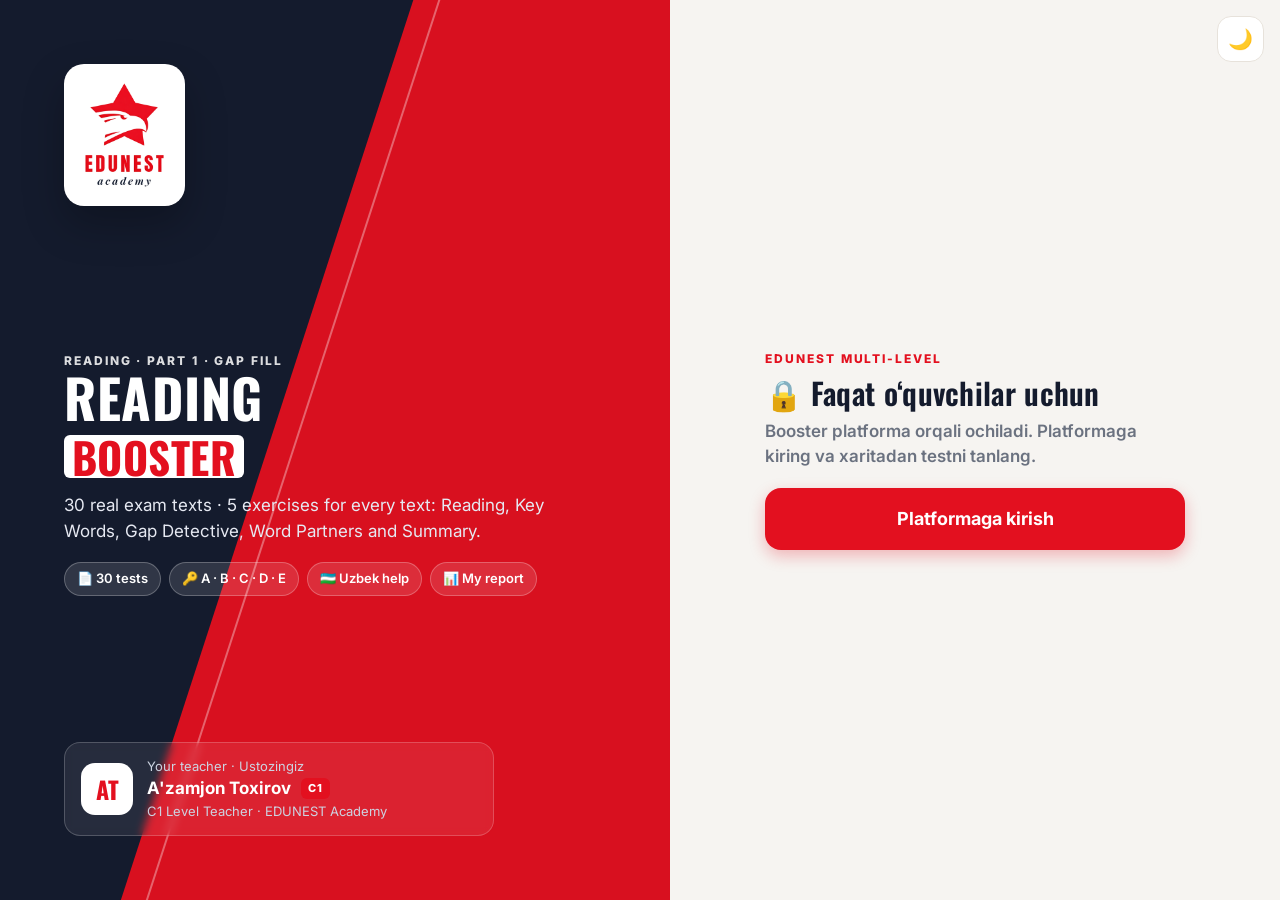
<file: booster.html>
<!DOCTYPE html>
<html lang="en">
<head>
<meta charset="UTF-8">
<meta name="viewport" content="width=device-width, initial-scale=1, viewport-fit=cover">
<title>EDUNEST · Reading Booster · Part 1</title>
<link rel="icon" id="fav">
<link rel="preconnect" href="https://fonts.googleapis.com">
<link href="https://fonts.googleapis.com/css2?family=Oswald:wght@500;600;700&family=Inter:wght@400;500;600;700;800&family=Source+Serif+4:opsz,wght@8..60,400;8..60,600&display=swap" rel="stylesheet">
<link rel="stylesheet" href="css/booster.css?v=df25edae94">
</head>
<body class="uz-on">

<!-- ================= LOGIN ================= -->
<div class="theme-float" id="themeFloat"><button class="iconbtn" id="themeToggle2" title="Light / dark mode" aria-label="Light or dark mode">🌙</button></div>
<section id="login" class="hide">
  <div class="hero">
    <div class="logo-card"><img class="lg" alt="EDUNEST academy"></div>
    <div>
      <div class="eyebrow" style="color:#fff;opacity:.85">Reading · Part 1 · Gap fill</div>
      <h1>Reading<br><span>Booster</span></h1>
      <p class="lead">30 real exam texts · 5 exercises for every text: Reading, Key Words, Gap Detective, Word Partners and Summary.</p>
      <div class="chips"><span>📄 30 tests</span><span>🔑 A · B · C · D · E</span><span>🇺🇿 Uzbek help</span><span>📊 My report</span></div>
    </div>
    <div class="teacher">
      <div class="av">AT</div>
      <div><small>Your teacher · Ustozingiz</small><b>A'zamjon Toxirov <span class="lvl">C1</span></b><small>C1 Level Teacher · EDUNEST Academy</small></div>
    </div>
  </div>
  <div class="form-side">
    <div class="form anim" id="loginForm"></div>
  </div>
</section>

<!-- ================= APP SHELL ================= -->
<div id="app" class="hide">
  <header class="topbar">
    <button class="backbtn hide" id="backBtn" aria-label="Back"><span class="ar">←</span>Orqaga</button>
    <div class="brand" id="brandHome" style="cursor:pointer"><img class="lg" alt=""><div><div class="bt">EDUNEST</div><div class="bs" id="brandSub">Reading Booster</div></div></div>
    <div class="sp"></div>
    <button class="iconbtn" id="homeBtn" title="Home · Bosh sahifa" aria-label="Home">🏠<small>Bosh sahifa</small></button>
    <button class="iconbtn" id="themeToggle" title="Light / dark mode" aria-label="Light or dark mode">🌙</button>
    <button class="iconbtn" id="uzToggle" title="Uzbek help on / off" aria-label="Uzbek help">🇺🇿<small>UZ</small></button>
    <button class="iconbtn" id="logoutBtn" title="Log out · Chiqish" aria-label="Log out">🚪</button>
  </header>
  <main id="view"></main>
</div>
<div class="toast" id="toast" role="status" aria-live="polite"></div>

<script src="js/booster.js?v=9564077c1e"></script>
</body>
</html>
</file>
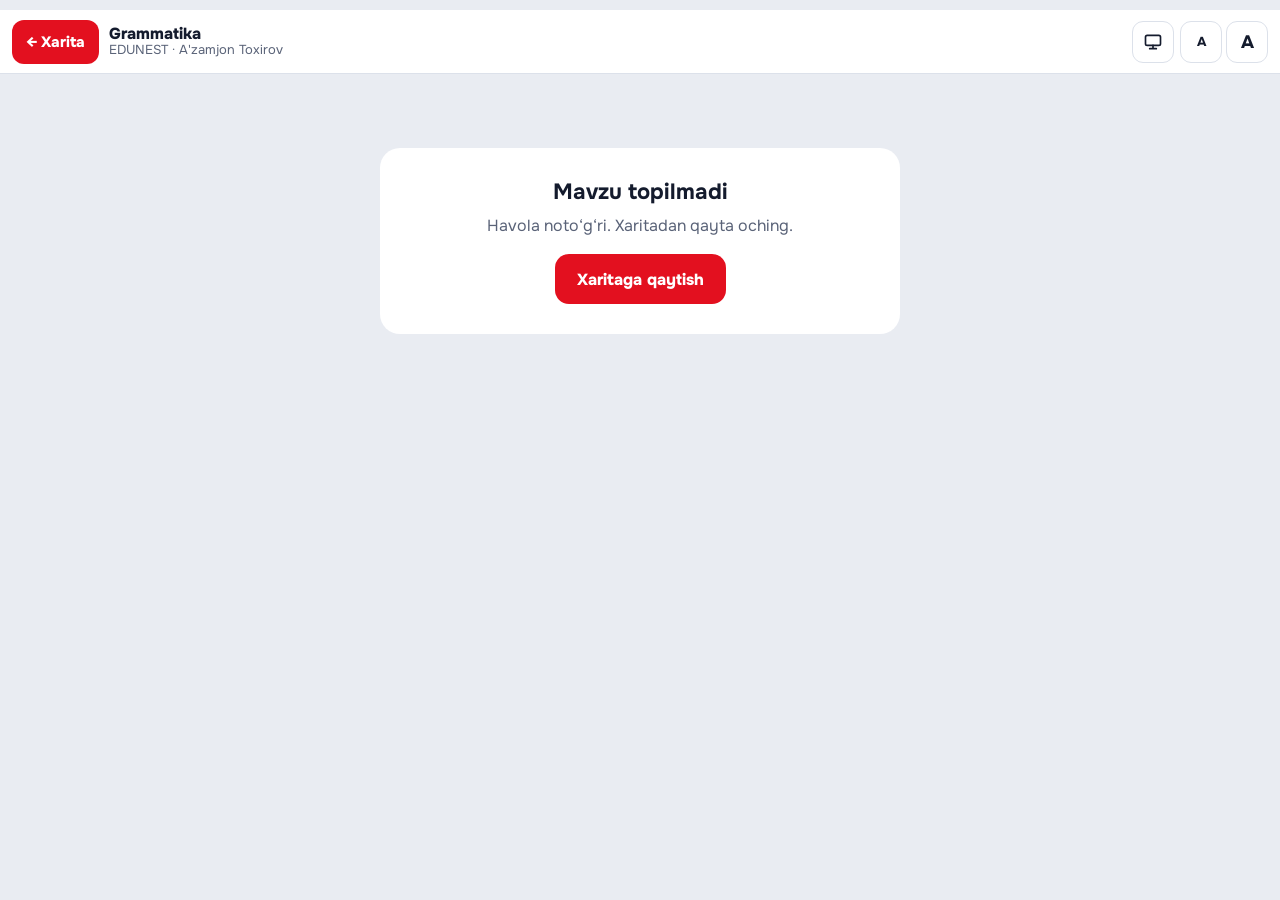
<file: grammar.html>
<!DOCTYPE html>
<html lang="uz">
<head>
<meta charset="utf-8">
<meta name="viewport" content="width=device-width,initial-scale=1,viewport-fit=cover">
<meta name="robots" content="noindex,nofollow">
<meta name="theme-color" content="#13254A">
<title>EDUNEST · Grammatika</title>
<link rel="preconnect" href="https://fonts.googleapis.com"><link rel="preconnect" href="https://fonts.gstatic.com" crossorigin>
<link href="https://fonts.googleapis.com/css2?family=Onest:wght@400;500;600;700;800&display=swap" rel="stylesheet" media="print" onload="this.media='all'"><noscript><link href="https://fonts.googleapis.com/css2?family=Onest:wght@400;500;600;700;800&display=swap" rel="stylesheet"></noscript>
<link rel="stylesheet" href="css/grammar.css?v=73efa00a50">
</head>
<body>
<header class="bar"><a class="back" id="back" href="./#/me">← Xarita</a><div class="ttl"><b id="ttl">Grammatika</b><span id="sub">EDUNEST · A'zamjon Toxirov</span></div>
  <div class="tools"><button class="pres" id="pres" type="button" hidden aria-pressed="false" title="Katta ekran: darsda ko‘rsatish uchun" aria-label="Katta ekran rejimi"><svg viewBox="0 0 24 24"><rect x="3" y="4" width="18" height="12" rx="2"/><path d="M8 20h8M12 16v4"/></svg></button>
  <div class="fs"><button id="fsm" type="button" aria-label="Matnni kichraytirish">A</button><button id="fsp" type="button" aria-label="Matnni kattalashtirish">A</button></div></div></header>
<main id="main"><div class="msg"><div class="spin"></div><p>Dars ochilmoqda…</p></div></main>
<div class="foot" id="foot" hidden><div class="in" id="footin"></div></div>
<script src="js/grammar.js?v=a6f63b51fa"></script>
</body>
</html>
</file>
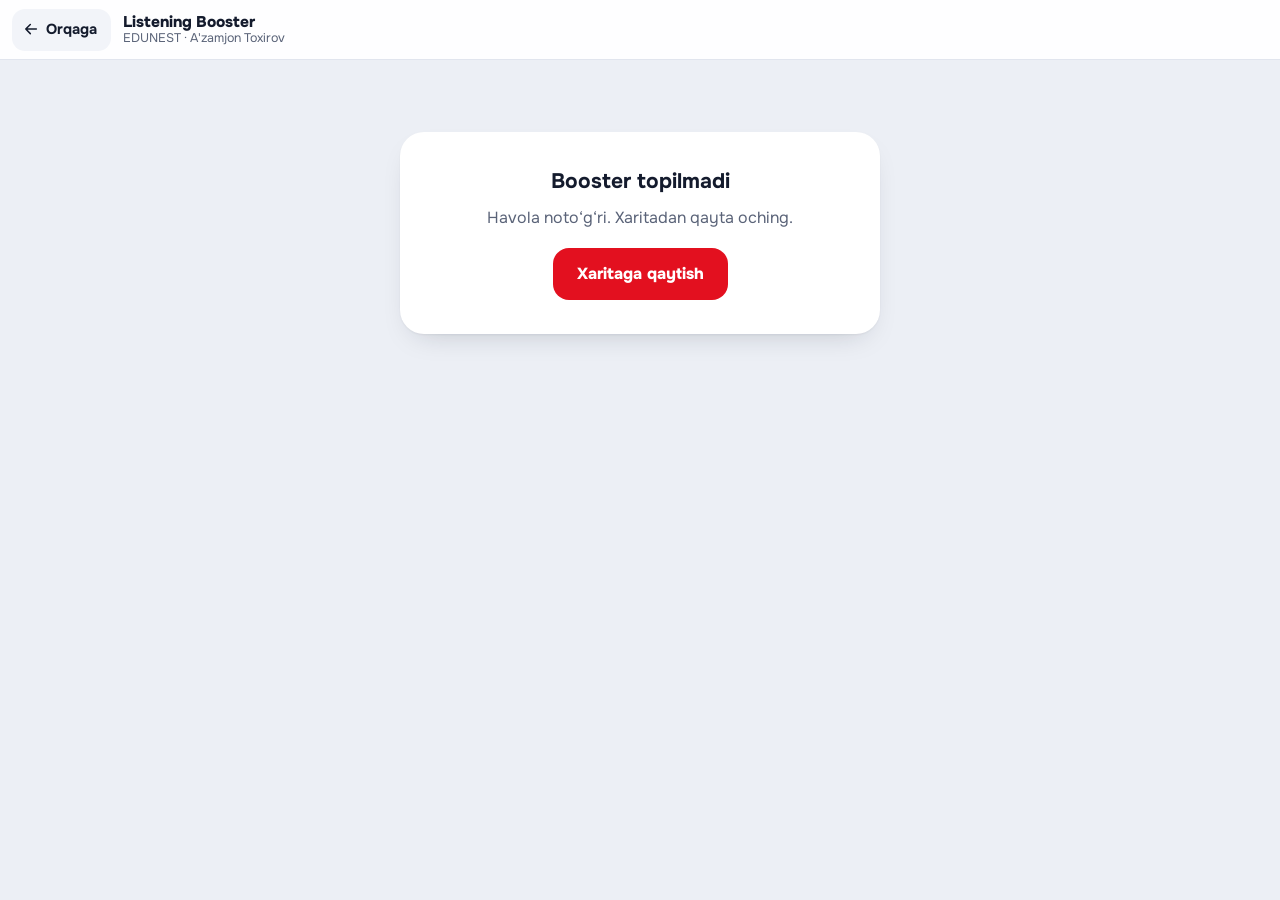
<file: lb.html>
<!DOCTYPE html>
<html lang="uz">
<head>
<meta charset="utf-8">
<meta name="viewport" content="width=device-width,initial-scale=1,viewport-fit=cover">
<meta name="robots" content="noindex,nofollow">
<meta name="theme-color" content="#FFFFFF">
<title>EDUNEST · Listening Booster</title>
<link rel="preconnect" href="https://fonts.googleapis.com"><link rel="preconnect" href="https://fonts.gstatic.com" crossorigin>
<link href="https://fonts.googleapis.com/css2?family=Onest:wght@400;500;600;700;800&display=swap" rel="stylesheet" media="print" onload="this.media='all'"><noscript><link href="https://fonts.googleapis.com/css2?family=Onest:wght@400;500;600;700;800&display=swap" rel="stylesheet"></noscript>
<link rel="stylesheet" href="css/lb.css?v=9dd573859f">
</head>
<body>
<header class="bar"><a class="back" id="back" href="./#/me"><svg class="ic" viewBox="0 0 24 24" aria-hidden="true"><path d="M19 12H5M11 6l-6 6 6 6"/></svg><span id="backt">Orqaga</span></a>
  <div class="ttl"><b id="ttl">Listening Booster</b><span id="sub">EDUNEST · A'zamjon Toxirov</span></div><i class="tag" id="tag" hidden>NAMUNA</i></header>
<main id="main"><div class="msg"><div class="spin"></div><p>Booster ochilmoqda…</p></div></main>
<div class="dock" id="dock" hidden><div class="in" id="dockin"></div></div>
<script src="js/lb.js?v=11957f1b7f"></script>
</body>
</html>
</file>
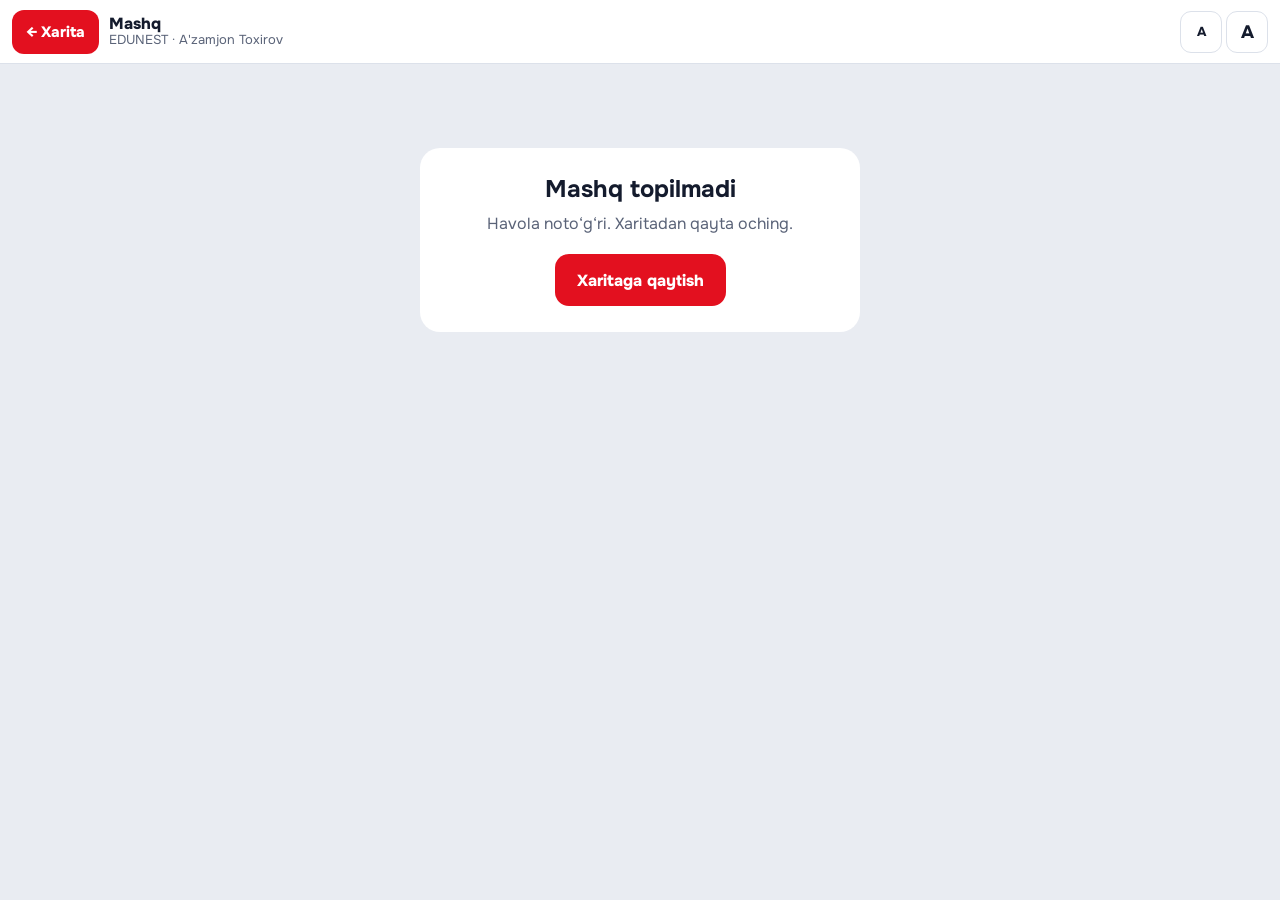
<file: mashq.html>
<!DOCTYPE html>
<html lang="uz">
<head>
<meta charset="utf-8">
<meta name="viewport" content="width=device-width,initial-scale=1,viewport-fit=cover">
<meta name="robots" content="noindex,nofollow">
<meta name="theme-color" content="#ffffff">
<title>EDUNEST · Mashq</title>
<link rel="preconnect" href="https://fonts.googleapis.com"><link rel="preconnect" href="https://fonts.gstatic.com" crossorigin>
<link href="https://fonts.googleapis.com/css2?family=Onest:wght@400;500;600;700;800&display=swap" rel="stylesheet" media="print" onload="this.media='all'"><noscript><link href="https://fonts.googleapis.com/css2?family=Onest:wght@400;500;600;700;800&display=swap" rel="stylesheet"></noscript>
<link rel="stylesheet" href="css/mashq.css?v=9aead3791d">
</head>
<body>
<header class="bar"><a class="back" id="back" href="./#/me">← Xarita</a><div class="ttl"><b id="ttl">Mashq</b><span id="sub">EDUNEST · A'zamjon Toxirov</span></div><div class="fs"><button id="fsm" aria-label="Matnni kichraytirish">A</button><button id="fsp" aria-label="Matnni kattalashtirish">A</button></div></header>
<main id="main"><div class="msg"><div class="spin"></div><p>Mashq ochilmoqda…</p></div></main>
<div class="foot" id="foot" hidden><div class="in" id="footin"></div></div>
<button class="jump" id="jump" hidden></button>
<script src="js/mashq.js?v=f2e6fd68c8"></script>
</body>
</html>
</file>
<file: css/mashq.css>
@charset "UTF-8";
:root{--ink:#141B2D;--red:#E3101F;--red2:#B80C18;--mist:#EEF1F6;--slate:#5A6378;--line:#DCE1EA;--ok:#0E8A4F;--okbg:#E4F5EC;--bad:#C4121D;--badbg:#FDE8E9;--fs:17px;--bar:64px}
*{box-sizing:border-box}
html,body{margin:0;background:#E9ECF2;color:var(--ink);font-family:"Onest",system-ui,-apple-system,"Segoe UI",sans-serif;-webkit-text-size-adjust:100%}
body{-webkit-user-select:none;user-select:none;-webkit-touch-callout:none}
input{-webkit-user-select:text;user-select:text}
button,select,input{font-family:inherit}
a:focus-visible,button:focus-visible,select:focus-visible,input:focus-visible{outline:3px solid var(--ink);outline-offset:2px}

/* top bar */
.bar{position:sticky;top:0;z-index:30;height:var(--bar);display:flex;align-items:center;gap:10px;padding:0 12px;background:#fff;border-bottom:1px solid var(--line)}
.bar .back{display:inline-flex;align-items:center;gap:6px;height:44px;padding:0 14px;border-radius:12px;background:var(--red);color:#fff;font-weight:800;font-size:15px;text-decoration:none;flex:none}
.bar .ttl{flex:1;min-width:0;line-height:1.15}
.bar .ttl b{display:block;font-size:16px;font-weight:800;white-space:nowrap;overflow:hidden;text-overflow:ellipsis}
.bar .ttl span{display:block;font-size:13px;color:var(--slate);white-space:nowrap;overflow:hidden;text-overflow:ellipsis}
.fs{display:flex;gap:4px;flex:none}
.fs button{width:42px;height:42px;border-radius:11px;border:1.5px solid var(--line);background:#fff;color:var(--ink);font-weight:800;cursor:pointer}
.fs button:first-child{font-size:13px}.fs button:last-child{font-size:18px}

/* layout */
main{max-width:1240px;margin:0 auto;padding:14px 12px 130px}
.instr{background:#fff;border-radius:16px;padding:14px 16px;margin:0 0 12px;border-left:5px solid var(--ink);font-size:15px;line-height:1.5}
.instr b{display:block;font-size:13px;color:var(--red);margin-bottom:2px;letter-spacing:.02em}
.grid{display:grid;gap:12px}
@media(min-width:960px){
  .grid.split{grid-template-columns:minmax(0,1.08fr) minmax(0,1fr);align-items:start}
  .grid.split>.col{position:sticky;top:calc(var(--bar) + 12px);max-height:calc(100vh - var(--bar) - 110px);overflow:auto;overscroll-behavior:contain}
  .jump{display:none!important}
}
.paper{position:relative;background:#fff;border-radius:18px;padding:20px 20px 24px;box-shadow:0 2px 0 rgba(20,27,45,.04);font-size:var(--fs);line-height:1.62}
.paper::after{content:"";position:absolute;inset:0;border-radius:inherit;pointer-events:none;background-image:var(--wm);background-size:340px 210px;opacity:.9}
.paper h2{margin:2px 0 14px;font-size:1.32em;line-height:1.2;font-weight:800;text-align:center}
.paper p{margin:0 0 .9em;text-wrap:pretty}
.paper p:last-child{margin-bottom:0}
.paper mark.hl{background:#FFE95C;color:inherit;border-radius:3px;padding:0 2px}
.paper .rd{color:#D60000}
.nd h2{margin:26px 0 12px}.nd h2:first-child{margin-top:2px}
.nd p.rp{margin:0 0 1em}

/* side list (statements / headings) */
.side h3{margin:0 0 10px;font-size:15px;font-weight:800}
.side ol{list-style:none;margin:0;padding:0;display:grid;gap:6px}
.side li{display:flex;gap:10px;align-items:flex-start;font-size:calc(var(--fs) - 1.5px);line-height:1.45;padding:8px 10px;border-radius:12px;background:var(--mist)}
.side li.used{opacity:.45}
.side li i{font-style:normal;flex:none;width:28px;height:28px;border-radius:9px;background:var(--ink);color:#fff;display:grid;place-items:center;font-weight:800;font-size:14px}

/* numbered items (texts / paragraphs) */
.box{border:1.5px solid var(--line);border-radius:16px;padding:14px 14px 16px;margin:0 0 12px}
.box:last-child{margin-bottom:0}
.boxh{display:flex;align-items:center;gap:10px;flex-wrap:wrap;margin-bottom:8px}
.boxh strong{font-size:1em;flex:1;min-width:140px}
.num{flex:none;display:inline-grid;place-items:center;min-width:32px;height:32px;padding:0 6px;border-radius:10px;background:var(--red);color:#fff;font-weight:800;font-size:15px;line-height:1}
.pick{position:relative;flex:none}
.pick select{appearance:none;-webkit-appearance:none;height:46px;min-width:96px;max-width:min(320px,70vw);padding:0 38px 0 14px;border-radius:12px;border:2px solid var(--ink);background:#fff;color:var(--ink);font-size:16px;font-weight:800;cursor:pointer}
.pick::after{content:"";position:absolute;right:15px;top:50%;width:8px;height:8px;border-right:2.5px solid var(--ink);border-bottom:2.5px solid var(--ink);transform:translateY(-70%) rotate(45deg);pointer-events:none}
.pick select:invalid,.pick select.empty{border-style:dashed;color:var(--slate)}

/* gaps */
.gapw{display:inline-flex;align-items:center;gap:4px;vertical-align:middle;margin:2px 2px;white-space:nowrap}
.gapw .num{min-width:26px;height:26px;font-size:13px;border-radius:8px}
.gap{width:8em;max-width:56vw;height:40px;padding:0 10px;border:0;border-bottom:2.5px solid var(--ink);border-radius:10px 10px 4px 4px;background:var(--mist);color:var(--ink);font-size:max(16px,.95em);font-weight:700}
.gap:focus{background:#fff;outline:2px solid var(--ink);outline-offset:1px}
.row{padding:9px 0;border-bottom:1px dashed var(--line)}
.row:last-child{border-bottom:0}
.row.one{display:flex;gap:10px;align-items:baseline}.row.one>.num{flex:none;transform:translateY(-2px)}.row.one .gapw{margin-left:1px}

.paper h3.sub{margin:22px 0 8px;font-size:1em;font-weight:800;line-height:1.35;padding-top:16px;border-top:2px solid var(--mist)}
.paper h3.sub:first-child{margin-top:0;padding-top:0;border-top:0}
.chips{display:flex;flex-wrap:wrap;gap:6px;margin:0 0 10px}
.chips span,.chips s{padding:5px 11px;border-radius:999px;background:var(--mist);font-size:.88em;font-weight:700}
.chips s{opacity:.5}
.row.exm{color:var(--slate);font-size:.94em}.row.exm b{display:inline-block;margin-right:8px;font-size:.78em;color:var(--ok);background:var(--okbg);padding:2px 8px;border-radius:6px}
.pick.in select{height:40px;min-width:0;font-size:max(16px,.95em);padding:0 32px 0 10px;border-width:2px}
.pick.in::after{right:12px}
/* question cards */
.qs{display:grid;gap:10px}
.note{font-size:14.5px;font-weight:700;color:var(--slate);padding:4px 4px 0}
.q{background:#fff;border-radius:16px;padding:14px;font-size:calc(var(--fs) - 1px);line-height:1.5}
.qh{display:flex;gap:10px;align-items:flex-start;margin-bottom:10px}
.qh .num{margin-top:-1px}
.opts{display:grid;gap:7px}
.opt{display:flex;align-items:flex-start;gap:10px;width:100%;text-align:left;min-height:48px;padding:10px 12px;border-radius:12px;border:1.5px solid var(--line);background:#fff;color:var(--ink);font-size:inherit;line-height:1.4;cursor:pointer}
.opt i{font-style:normal;flex:none;width:26px;height:26px;border-radius:50%;border:2px solid var(--line);display:grid;place-items:center;font-weight:800;font-size:13px}
.opt[aria-pressed="true"]{border-color:var(--ink);background:var(--ink);color:#fff}
.opt[aria-pressed="true"] i{border-color:#fff;background:#fff;color:var(--ink)}
.tfn{display:grid;grid-template-columns:repeat(3,1fr);gap:7px}
.tfn .opt{justify-content:center;text-align:center;font-weight:800;font-size:14px;padding:8px 6px}

/* audio */
.player{position:sticky;top:calc(var(--bar) + 8px);z-index:20;box-shadow:0 8px 22px rgba(20,27,45,.25);background:var(--ink);color:#fff;border-radius:18px;padding:14px 16px;margin:0 0 12px;display:flex;align-items:center;gap:14px}
.player .pp{flex:none;width:58px;height:58px;border-radius:50%;border:0;background:var(--red);color:#fff;cursor:pointer;display:grid;place-items:center}
.player .pp svg{width:24px;height:24px;fill:currentColor}
.player .pr{flex:1;min-width:0}
.player .tm{display:flex;justify-content:space-between;font-size:13px;opacity:.8;margin-top:6px;font-variant-numeric:tabular-nums}
.player input[type=range]{width:100%;accent-color:var(--red);height:28px;margin:0}
.player .sk{flex:none;height:40px;padding:0 10px;border-radius:10px;border:1.5px solid rgba(255,255,255,.3);background:transparent;color:#fff;font-weight:700;font-size:13px;cursor:pointer}
.player .lbl{font-size:13px;font-weight:700;opacity:.85}

/* results */
.ok .gap,.ok select{border-color:var(--ok)!important;background:var(--okbg)!important}
.bad .gap,.bad select{border-color:var(--bad)!important;background:var(--badbg)!important}
.q.ok{box-shadow:inset 0 0 0 2px var(--ok)}.q.bad{box-shadow:inset 0 0 0 2px var(--bad)}
.box.ok{border-color:var(--ok)}.box.bad{border-color:var(--bad)}
.opt.right{border-color:var(--ok)!important;background:var(--okbg)!important;color:var(--ink)!important}
.opt.right i{border-color:var(--ok)!important;background:var(--ok)!important;color:#fff!important}
.opt.wrong{border-color:var(--bad)!important;background:var(--badbg)!important;color:var(--ink)!important}
.opt.wrong i{border-color:var(--bad)!important;background:var(--bad)!important;color:#fff!important}
.fix{display:inline-block;margin:0 3px;padding:1px 8px;border-radius:8px;background:var(--ok);color:#fff;font-size:.82em;font-weight:800;white-space:nowrap}
.score{display:flex;align-items:center;gap:14px;background:#fff;border-radius:18px;padding:14px 16px;margin:0 0 12px}
.score .big{flex:none;width:76px;height:76px;border-radius:50%;display:grid;place-items:center;font-weight:800;font-size:22px;color:#fff;background:conic-gradient(var(--ok) calc(var(--p)*1%),#cfd5e0 0)}
.score .big span{width:62px;height:62px;border-radius:50%;background:var(--ink);display:grid;place-items:center;font-size:19px}
.score p{margin:0;font-size:15px;line-height:1.45;color:var(--slate)}.score p b{display:block;color:var(--ink);font-size:17px}
.reveal{display:block;width:100%;min-height:58px;border:2px dashed #b9c1d3;background:#fff;border-radius:16px;font-size:16px;font-weight:800;color:var(--ink);cursor:pointer;margin:12px 0 0}
.paper.scrp{margin-top:10px}.paper.scrp .reveal{margin:0}
.script{margin-top:12px}
.script mark.qm{background:#FFE58A;color:#141B2D;border-radius:6px;padding:0 4px;margin:0 2px;font-size:.8em;vertical-align:1px}
.script .hint{font-size:.85em;opacity:.7;margin-top:-4px}
.mapfig{margin:4px 0 16px;text-align:center}
.mapfig img{max-width:100%;max-height:62vh;border-radius:12px;border:1px solid rgba(20,27,45,.12);background:#fff;cursor:zoom-in;box-shadow:0 8px 24px rgba(20,27,45,.08)}
.mapfig figcaption{font-size:12px;opacity:.6;margin-top:4px}
.mapfig.zoom{position:fixed;inset:0;z-index:999;background:rgba(10,14,25,.92);display:grid;place-items:center;margin:0;padding:12px}
.mapfig.zoom img{max-height:94vh;max-width:96vw;cursor:zoom-out}.mapfig.zoom figcaption{display:none}
.script mark{background:#FFE58A;color:inherit;border-radius:4px;padding:0 2px;box-shadow:0 0 0 1px #F2C94C}
.script mark b{font-size:.75em;color:var(--red2);margin-right:3px}

/* footer actions */
.foot{position:fixed;left:0;right:0;bottom:0;z-index:30;padding:10px 12px calc(10px + env(safe-area-inset-bottom));background:linear-gradient(rgba(233,236,242,0),rgba(233,236,242,.96) 34%)}
.foot .in{max-width:620px;margin:0 auto;display:flex;gap:8px}
.foot button{flex:1;min-height:58px;border:0;border-radius:16px;background:var(--red);color:#fff;font-size:17px;font-weight:800;cursor:pointer;box-shadow:0 10px 26px rgba(227,16,31,.3)}
.foot button.alt{flex:none;width:auto;padding:0 18px;background:#fff;color:var(--ink);border:1.5px solid var(--line);box-shadow:none;font-size:15px}
.foot button.warn{background:var(--ink);box-shadow:none}
.foot .cnt{display:block;font-size:12.5px;font-weight:600;opacity:.85;margin-top:2px}
.jump{position:fixed;right:12px;bottom:calc(84px + env(safe-area-inset-bottom));z-index:29;height:42px;padding:0 14px;border-radius:21px;border:0;background:var(--ink);color:#fff;font-weight:800;font-size:14px;box-shadow:0 6px 18px rgba(20,27,45,.3);cursor:pointer}

/* menu + messages */
.menu{max-width:720px;margin:0 auto;display:grid;gap:10px}
.menu a{display:flex;align-items:center;gap:12px;background:#fff;border-radius:16px;padding:14px 16px;color:var(--ink);text-decoration:none;font-weight:700;min-height:64px}
.menu a small{display:block;font-weight:500;color:var(--slate);font-size:13px}
.menu a em{margin-left:auto;font-style:normal;font-size:13px;font-weight:800;color:var(--ok)}
.msg{max-width:440px;margin:70px auto;background:#fff;border-radius:20px;padding:26px;text-align:center}
.msg h2{margin:0 0 8px}.msg p{color:var(--slate);margin:0 0 18px;line-height:1.5}
.msg a{display:inline-flex;min-height:52px;align-items:center;padding:0 22px;border-radius:14px;background:var(--red);color:#fff;font-weight:800;text-decoration:none}
.spin{width:40px;height:40px;border-radius:50%;border:4px solid var(--line);border-top-color:var(--red);margin:0 auto 14px;animation:s 1s linear infinite}
@keyframes s{to{transform:rotate(360deg)}}
@media(max-width:520px){main{padding:10px 8px 130px}.paper{padding:16px 14px 20px;border-radius:16px}.bar .ttl span{display:none}}
@media(prefers-reduced-motion:reduce){.spin{animation:none}}

[hidden]{display:none!important}
textarea{-webkit-user-select:text;user-select:text;font-family:inherit}
.side li span b{display:block;margin-bottom:3px;font-size:1.02em}
.nt{margin-top:12px;padding:11px 13px;border-radius:12px;background:#FFF7DB;border-left:4px solid #E0A800;font-size:calc(var(--fs) - 2px);line-height:1.52}
.nt .k{display:inline-block;margin:0 8px 4px 0;padding:2px 9px;border-radius:7px;background:#7A5A00;color:#fff;font-size:.8em;font-weight:800;white-space:nowrap}
.nt i{font-style:italic;font-weight:600}
.box>.boxh+div{white-space:pre-line}
.nt.nx{margin:8px 0 14px;padding:0}.nt.nx summary{cursor:pointer;list-style:none;padding:9px 13px;display:flex;align-items:center;gap:6px}.nt.nx summary::-webkit-details-marker{display:none}
.nt.nx summary em{font-style:normal;font-weight:700;color:#7A5A00}.nt.nx summary em::after{content:' ▾'}.nt.nx[open] summary em::after{content:' ▴'}.nt.nx summary .k{margin:0}.nt.nx>div{padding:0 13px 12px}
.after{margin-top:12px}
.after h3{margin:22px 0 8px;font-size:1.02em;font-weight:800;color:var(--red2);padding-top:16px;border-top:2px solid var(--mist)}
.after h3:first-child{margin-top:0;padding-top:0;border-top:0}
.after h4{margin:0 0 8px;font-size:1.05em;font-weight:800;text-align:center}
.after p{font-size:calc(var(--fs) - 1.5px)}
.trl{list-style:none;margin:0;padding:0;display:grid;gap:6px}
.trl li{display:flex;gap:10px;align-items:flex-start;padding:8px 10px;border-radius:12px;background:var(--mist);font-size:calc(var(--fs) - 2px);line-height:1.4}
.trl li i{font-style:normal;flex:none;width:26px;height:26px;border-radius:8px;background:var(--ink);color:#fff;display:grid;place-items:center;font-weight:800;font-size:13px}
.trl li span b{display:block}.trl li span em{font-style:normal;color:var(--slate)}
.vl{display:grid;grid-template-columns:repeat(auto-fill,minmax(230px,1fr));gap:6px}
.vl div{padding:8px 11px;border-radius:12px;background:var(--mist);font-size:calc(var(--fs) - 2px);line-height:1.35}
.vl b{display:block}.vl span{color:var(--slate)}

/* vocabulary cards */
.vtools{display:flex;gap:8px;align-items:center;margin:0 0 12px;flex-wrap:wrap}
.vtools button{min-height:46px;padding:0 16px;border-radius:13px;border:1.5px solid var(--line);background:#fff;color:var(--ink);font-weight:800;font-size:14.5px;cursor:pointer}
.vtools button[aria-pressed="true"]{background:var(--ink);color:#fff;border-color:var(--ink)}
.vtools span{font-size:13.5px;color:var(--slate);font-weight:600}
.vgrid{display:grid;gap:12px}
@media(min-width:900px){.vgrid{grid-template-columns:1fr 1fr;align-items:start}}
.vc{padding:0;overflow:hidden}
.vc header{display:flex;align-items:center;gap:10px;padding:13px 16px;background:var(--ink);color:#fff}
.vc header .num{background:var(--red)}
.vc header h3{margin:0;flex:1;min-width:0;font-size:1.12em;line-height:1.2;font-weight:800}
.vc header em{flex:none;font-style:normal;font-size:12px;font-weight:700;padding:3px 9px;border-radius:999px;background:rgba(255,255,255,.14);white-space:nowrap}
.vc .vb{padding:14px 16px 16px}
.vc .tr{margin:0 0 6px;font-weight:800;color:var(--red2);font-size:1.02em;line-height:1.35}
.vc .df{margin:0 0 10px;font-size:.92em;color:var(--slate);line-height:1.45}
.vc .df b{color:var(--ink);font-weight:700}
.vc ol{list-style:none;margin:10px 0 0;padding:0;display:grid;gap:9px;counter-reset:e}
.vc ol li{counter-increment:e;position:relative;padding-left:26px;line-height:1.45}
.vc ol li::before{content:counter(e);position:absolute;left:0;top:2px;width:19px;height:19px;border-radius:6px;background:var(--mist);font-size:11.5px;font-weight:800;display:grid;place-items:center}
.vc ol li b{background:#FFF1B8;border-radius:4px;padding:0 3px}
.vc .uz{display:block;margin-top:2px;color:var(--slate);font-size:.9em;font-style:italic;line-height:1.4}
.vc .sp{margin-top:14px;padding:12px 13px;border-radius:14px;background:var(--mist)}
.vc .sp .spk{display:block;font-size:12px;font-weight:800;color:#8A6400;letter-spacing:.03em;margin-bottom:5px}
.vc .sp p{margin:0 0 5px;line-height:1.45}
.vc .sp p.sq{font-weight:800}
.vc .sp p b{background:#FFF1B8;border-radius:4px;padding:0 3px}
.hideuz .uz,.hideuz .tr{filter:blur(6px);cursor:pointer;transition:filter .15s}
.hideuz .uz.show,.hideuz .tr.show{filter:none}

/* writing */
.wwrap{max-width:860px;margin:0 auto}
.wsit{font-weight:700;margin:0 0 12px!important}
.whint{margin:14px 4px 0;font-size:13.5px;color:var(--slate);text-align:center}
.mail{border:1.5px solid var(--line);border-radius:14px;padding:14px 16px;background:#FAFBFD}
.mail p{margin:0 0 .8em;white-space:pre-line}.mail p:last-child{margin:0}
.wt{margin-top:12px}
.wt .wh{display:flex;gap:10px;align-items:flex-start;margin-bottom:12px}
.wt .tag{flex:none;padding:5px 10px;border-radius:9px;background:var(--ink);color:#fff;font-weight:800;font-size:13px;white-space:nowrap;margin-top:1px}
.wt .wq{font-weight:700;line-height:1.45}
.wt textarea{display:block;width:100%;min-height:150px;padding:12px 13px;border-radius:14px;border:1.5px solid var(--line);background:#fff;color:var(--ink);font-size:max(16px,.95em);line-height:1.5;resize:vertical}
.wt textarea:focus{outline:2px solid var(--ink);outline-offset:1px}
.wbar{display:flex;align-items:center;gap:8px;flex-wrap:wrap;margin:8px 0 0;font-size:13.5px;color:var(--slate);font-weight:600}
.wbar .wc{padding:3px 10px;border-radius:999px;background:var(--mist);color:var(--ink);font-weight:800}
.wbar .wc.in{background:var(--okbg);color:var(--ok)}
.model{margin-top:12px;border-radius:14px;border:1.5px solid #BFE3CD;background:#F3FBF6;padding:14px 16px}
.model .mh{display:flex;justify-content:space-between;gap:10px;align-items:center;margin-bottom:10px;font-size:13px;font-weight:800}
.model .mh span:first-child{color:var(--ok)}.model .mh span:last-child{color:var(--slate)}
.model p{margin:0 0 .8em;white-space:pre-line}.model p:last-child{margin:0}

/* one-sitting mock exam */
.xtabs{position:sticky;top:var(--bar);z-index:29;display:flex;align-items:center;gap:6px;padding:8px 12px;background:#fff;border-bottom:1px solid var(--line);overflow-x:auto;scrollbar-width:none}
.xtabs::-webkit-scrollbar{display:none}
.xtabs button{flex:none;min-width:54px;height:46px;padding:0 12px;border-radius:12px;border:1.5px solid var(--line);background:#fff;color:var(--ink);font-weight:800;font-size:14px;cursor:pointer;line-height:1.1}
.xtabs button small{display:block;font-size:11px;font-weight:700;color:var(--slate)}
.xtabs button.on{background:var(--ink);border-color:var(--ink);color:#fff}.xtabs button.on small{color:#cfd5e3}
.xtabs button.full:not(.on){border-color:var(--ok)}.xtabs button.full:not(.on) small{color:var(--ok)}
.xtabs .xend{margin-left:auto;border-color:var(--red);color:var(--red)}
.xtm{flex:none;display:inline-flex;align-items:center;height:42px;padding:0 12px;border-radius:11px;background:var(--ink);color:#fff;font-weight:800;font-size:16px;font-variant-numeric:tabular-nums}
.xtm.low{background:var(--red)}
body.exam main{padding-top:12px}
@media(min-width:960px){body.exam main{padding-bottom:96px}body.exam .grid.split>.col{position:static;max-height:var(--xh,60vh)}}
.xin{max-width:560px;margin:26px auto;background:#fff;border-radius:22px;padding:26px 22px;text-align:center}
.xin h2{margin:0 0 4px;font-size:24px;line-height:1.2}.xin .sub{color:var(--slate);margin:0 0 18px;font-weight:600}
.xin .facts{display:grid;grid-template-columns:repeat(3,1fr);gap:8px;margin:0 0 18px}
.xin .facts div{background:var(--mist);border-radius:14px;padding:12px 6px}
.xin .facts b{display:block;font-size:24px;line-height:1.1}.xin .facts span{font-size:12.5px;color:var(--slate);font-weight:700}
.xin ul{text-align:left;margin:0 0 20px;padding:0 0 0 20px;line-height:1.55;color:#2b3550;font-size:15.5px}
.xin ul li{margin-bottom:4px}
.xbtn{display:block;width:100%;min-height:58px;border:0;border-radius:16px;background:var(--red);color:#fff;font-size:17px;font-weight:800;cursor:pointer}
.xbtn.alt{background:#fff;color:var(--ink);border:1.5px solid var(--line);margin-top:8px}
.xbtn.txt{background:none;color:var(--slate);min-height:44px;font-size:14.5px;margin-top:6px}
.xres .tiles{display:grid;grid-template-columns:repeat(3,1fr);gap:8px;margin:14px 0}
.xres .tiles div{background:var(--ink);color:#fff;border-radius:16px;padding:14px 6px}
.xres .tiles div.lv{background:var(--red)}
.xres .tiles b{display:block;font-size:28px;line-height:1.1}.xres .tiles span{font-size:12.5px;font-weight:700;opacity:.85}
.xres table{width:100%;border-collapse:collapse;margin:0 0 12px;font-size:15px;text-align:left}
.xres td{padding:9px 6px;border-bottom:1px solid var(--line)}.xres td:last-child{text-align:right;font-weight:800;white-space:nowrap}
.xres .lg{font-size:13px;color:var(--slate);margin:0 0 16px}
.ov{position:fixed;inset:0;z-index:60;background:rgba(20,27,45,.55);display:grid;place-items:center;padding:16px}
.ov .md{width:100%;max-width:420px;background:#fff;border-radius:20px;padding:22px}
.ov h3{margin:0 0 6px;font-size:20px}.ov p{margin:0 0 16px;color:var(--slate);line-height:1.5}
.ov .row2{display:grid;grid-template-columns:1fr 1fr;gap:8px}
.ov .row2 button{min-height:54px;border-radius:14px;border:1.5px solid var(--line);background:#fff;color:var(--ink);font-weight:800;font-size:16px;cursor:pointer}
.ov .row2 button.red{background:var(--red);border-color:var(--red);color:#fff}
@media(max-width:520px){.xin{margin:10px auto;padding:22px 16px}.bar .fs.xhide{display:none}}
@media print{body{display:none!important}}

/* ---------- AI writing checker ---------- */
.aib{display:flex;align-items:center;justify-content:center;gap:10px;width:100%;min-height:58px;margin:12px 0 0;border:0;border-radius:16px;background:linear-gradient(135deg,#141B2D,#2B3A67);color:#fff;font-size:16.5px;font-weight:800;cursor:pointer;box-shadow:0 8px 22px rgba(20,27,45,.22)}
.aib svg{width:22px;height:22px;flex:none}
.aib:disabled{opacity:.7;cursor:wait}
.aib.again{background:#fff;color:var(--ink);border:1.5px solid var(--line);box-shadow:none}
.aiload{margin-top:12px;border-radius:16px;background:#fff;border:1.5px solid var(--line);padding:18px;text-align:center}
.aiload .dots{display:flex;justify-content:center;gap:6px;margin:0 0 10px}
.aiload .dots i{width:10px;height:10px;border-radius:50%;background:#2B3A67;animation:aid 1.2s infinite ease-in-out}
.aiload .dots i:nth-child(2){animation-delay:.15s}.aiload .dots i:nth-child(3){animation-delay:.3s}
@keyframes aid{0%,80%,100%{transform:scale(.6);opacity:.4}40%{transform:scale(1);opacity:1}}
.aiload b{display:block;font-size:16px}.aiload span{display:block;margin-top:4px;font-size:13.5px;color:var(--slate)}
.aierr{margin-top:12px;border-radius:14px;padding:13px 15px;background:var(--badbg);border-left:4px solid var(--bad);font-size:15px;line-height:1.5}
.air,.aiload,.aierr{scroll-margin-top:calc(var(--bar) + 12px)}
.air{margin-top:14px;border-radius:20px;overflow:hidden;background:#fff;border:1.5px solid var(--line);font-size:15.5px;line-height:1.55}
.air .hd{display:flex;align-items:center;gap:14px;padding:18px;background:linear-gradient(135deg,#141B2D,#2B3A67);color:#fff}
.air .lv{flex:none;width:82px;height:82px;border-radius:50%;display:grid;place-items:center;background:conic-gradient(var(--lc) calc(var(--p)*1%),rgba(255,255,255,.18) 0)}
.air .lv span{width:66px;height:66px;border-radius:50%;background:#141B2D;display:grid;place-items:center;text-align:center;line-height:1}
.air .lv b{display:block;font-size:23px}.air .lv small{display:block;font-size:10.5px;opacity:.8;margin-top:3px;font-weight:700}
.air .hd h3{margin:0;font-size:19px;line-height:1.2}
.air .hd p{margin:4px 0 0;font-size:13.5px;opacity:.85}
.air .hd .wcs{display:inline-block;margin-top:6px;padding:2px 9px;border-radius:999px;background:rgba(255,255,255,.14);font-size:12.5px;font-weight:700}
.air .sec{padding:16px 18px;border-top:1px solid var(--line)}
.air .sec>h4{margin:0 0 10px;font-size:13px;letter-spacing:.06em;text-transform:uppercase;color:var(--slate)}
.air .sum{margin:0;font-weight:600}
.air .crit{display:grid;gap:12px}
.air .cr .top{display:flex;justify-content:space-between;gap:8px;font-weight:800;font-size:14.5px}
.air .cr .bar2{height:9px;border-radius:9px;background:var(--mist);margin:6px 0 5px;overflow:hidden}
.air .cr .bar2 i{display:block;height:100%;border-radius:9px;background:var(--cc)}
.air .cr p{margin:0;font-size:14px;color:var(--slate)}
.air ul.ok,.air ul.nx{margin:0;padding:0;list-style:none;display:grid;gap:7px}
.air ul.ok li,.air ul.nx li{position:relative;padding-left:28px}
.air ul.ok li::before{content:"✓";position:absolute;left:0;top:0;width:20px;height:20px;border-radius:50%;background:var(--okbg);color:var(--ok);font-weight:800;font-size:12px;display:grid;place-items:center}
.air ul.nx li{counter-increment:nx}.air ul.nx{counter-reset:nx}
.air ul.nx li::before{content:counter(nx);position:absolute;left:0;top:0;width:20px;height:20px;border-radius:50%;background:var(--ink);color:#fff;font-weight:800;font-size:12px;display:grid;place-items:center}
.air .yt{white-space:pre-wrap;padding:12px 14px;border-radius:12px;background:#FAFBFD;border:1.5px solid var(--line);font-size:15.5px;line-height:1.7;-webkit-user-select:none;user-select:none}
.air .yt mark{background:#FDE2E4;color:inherit;border-radius:4px;padding:0 2px;border-bottom:2px solid var(--bad);cursor:pointer}
.air .yt mark sup{font-size:.68em;font-weight:800;color:var(--bad);margin-left:1px}
.air .ms{display:grid;gap:10px}
.air .mi{border-radius:14px;border:1.5px solid var(--line);padding:11px 13px;scroll-margin-top:calc(var(--bar) + 12px)}
.air .mi.flash{animation:aif 1.4s}
@keyframes aif{0%,60%{background:#FFF4C2}100%{background:#fff}}
.air .mi .mt{display:flex;align-items:center;gap:8px;margin-bottom:6px;font-size:12px;font-weight:800;text-transform:uppercase;letter-spacing:.04em;color:var(--slate)}
.air .mi .mt em{font-style:normal;width:22px;height:22px;border-radius:50%;background:var(--bad);color:#fff;display:grid;place-items:center;font-size:11.5px}
.air .mi .fx{font-size:15.5px;line-height:1.5}
.air .mi.tip{border-color:#CFE0FA;background:#F7FAFF}.air .mi.tip .mt em{background:#2F80ED;width:auto;min-width:22px;padding:0 5px;border-radius:11px}
.air .mi.tip del{color:#5A6378}.air .mi.tip ins{color:#1B5FC1}
.air .yt mark.tp{background:#E6F0FF;border-bottom:2px dashed #2F80ED}.air .yt mark.tp sup{color:#2F80ED}
.air .legend{margin:0 0 8px;font-size:12.5px;color:var(--slate);display:flex;gap:8px;align-items:center;flex-wrap:wrap}
.air .legend span{padding:1px 7px;border-radius:5px;font-weight:700}.air .legend .le{background:#FDE2E4;border-bottom:2px solid var(--bad)}.air .legend .lt{background:#E6F0FF;border-bottom:2px dashed #2F80ED}
.air .sub2{margin:-4px 0 10px;font-size:13.5px;color:var(--slate)}
.air .wnote{margin:10px 0 0;padding:9px 12px;border-radius:12px;background:#FFF7DB;border-left:4px solid #E0A800;font-size:14.5px}
/* v19 result view */
.air .hd2{display:flex;align-items:center;gap:12px;padding:20px 20px 18px;background:radial-gradient(130% 160% at 100% 0%,#3B4E8C 0%,#1B2440 55%,#141B2D 100%);color:#fff}
.air .hdl{flex:1;min-width:0}.air .hdl small{display:block;font-size:11.5px;font-weight:800;letter-spacing:.08em;opacity:.75}
.air .big{display:flex;align-items:baseline;gap:2px;margin:4px 0 8px;line-height:1}.air .big b{font-size:62px;font-weight:800;letter-spacing:-.02em}.air .big span{font-size:24px;font-weight:700;opacity:.7}
.air .lvp{display:inline-block;padding:5px 12px;border-radius:999px;background:var(--lc);color:#141B2D;font-weight:800;font-size:14px}
.air .pbar{height:8px;border-radius:8px;background:rgba(255,255,255,.18);margin:14px 0 6px;overflow:hidden;max-width:420px}.air .pbar i{display:block;height:100%;border-radius:8px;background:var(--lc)}
.air .hdl p{margin:0;font-size:13px;opacity:.8}
.air .radar{flex:none;width:250px;height:186px}.air .radar .rg{fill:none;stroke:rgba(255,255,255,.2);stroke-width:1}.air .radar .rv{fill:rgba(255,255,255,.22);stroke:#fff;stroke-width:2;stroke-linejoin:round}
.air .radar text{fill:rgba(255,255,255,.85);font:700 10.5px Onest,system-ui,sans-serif}
.air .cgrid{display:grid;grid-template-columns:1fr 1fr;gap:10px}
.air .cc{border:1.5px solid var(--line);border-left:4px solid var(--cc);border-radius:14px;padding:11px 13px}
.air .cc .top{display:flex;justify-content:space-between;gap:8px;font-weight:800;font-size:14.5px}.air .cc .top b{color:var(--cc)}
.air .cc .bar2{height:7px;border-radius:7px;background:var(--mist);margin:7px 0 6px;overflow:hidden}.air .cc .bar2 i{display:block;height:100%;background:var(--cc);border-radius:7px}
.air .cc p{margin:0;font-size:13.8px;color:#3d4559;line-height:1.5}
.air .sec.good{background:#F3FBF6}
.air .yt{position:relative}
.air .yt mark{cursor:pointer;border-radius:4px;padding:0 2px}
.air .yt mark.ty-grammar{background:#FDE2E4;border-bottom:2px solid #C4121D}.air .yt mark.ty-grammar sup{color:#C4121D}
.air .yt mark.ty-vocabulary{background:#FFF1C2;border-bottom:2px solid #B7791F}.air .yt mark.ty-vocabulary sup{color:#9A6408}
.air .yt mark.ty-spelling{background:#E3EEFF;border-bottom:2px solid #1B5FC1}.air .yt mark.ty-spelling sup{color:#1B5FC1}
.air .yt mark.ty-punctuation{background:#EFE6FF;border-bottom:2px solid #7B3FE4}.air .yt mark.ty-punctuation sup{color:#7B3FE4}
.air .yt mark.ty-other{background:#DDF5F1;border-bottom:2px solid #0E7A6E}.air .yt mark.ty-other sup{color:#0E7A6E}
.air .yt mark.tp{border-bottom-style:dashed;background:transparent}
.air .yt mark:focus-visible{outline:2px solid var(--ink);outline-offset:1px}
.air .legend em{font-style:normal;margin-left:2px}
.air .legend .lg{padding:2px 8px;border-radius:999px;font-weight:700}
.air .legend .lg.ty-grammar{background:#FDE2E4;color:#C4121D}.air .legend .lg.ty-vocabulary{background:#FFF1C2;color:#9A6408}.air .legend .lg.ty-spelling{background:#E3EEFF;color:#1B5FC1}
.air .legend .lg.ty-punctuation{background:#EFE6FF;color:#7B3FE4}.air .legend .lg.ty-other{background:#DDF5F1;color:#0E7A6E}.air .legend .lg.tp{background:#fff;border:1.5px dashed #8A93A8;color:var(--slate)}
.air .mpop{position:absolute;z-index:5;width:min(330px,calc(100% - 8px));background:#fff;border:1.5px solid var(--line);border-radius:14px;box-shadow:0 12px 30px rgba(20,27,45,.18);padding:11px 13px;font-size:14.5px;line-height:1.45;-webkit-user-select:none;user-select:none;white-space:normal}
.air .mpop del{color:var(--bad)}.air .mpop ins{color:var(--ok);text-decoration:none;font-weight:800}.air .mpop.tip ins{color:#1B5FC1}
.air .mpop p{margin:6px 0 8px;font-size:13.5px;color:#3d4559}.air .mpop button{border:0;background:var(--mist);border-radius:10px;padding:6px 10px;font-weight:800;font-size:13px;cursor:pointer;color:var(--ink)}
.air .vup{display:grid;gap:8px}.air .vr{display:flex;flex-wrap:wrap;align-items:center;gap:6px}
.air .vw{padding:5px 11px;border-radius:999px;background:#FFF1C2;color:#7A4E00;font-weight:800}.air .va{color:var(--slate);font-weight:800}
.air .vo{padding:5px 11px;border-radius:999px;background:#EEF2FF;border:1px solid #D9E0FB;color:#2B3A67;font-weight:700}
.air .msent{border-radius:14px;overflow:hidden;border:1.5px solid var(--line)}.air .msent p{margin:0;padding:11px 14px;line-height:1.55}
.air .msent .mo{background:#FDF2F3;color:#7d2a31;text-decoration:line-through;text-decoration-color:rgba(196,18,29,.45)}.air .msent .mn{background:#F3FBF6;color:#0b5d36;font-weight:700}
.air .acts{display:grid;grid-template-columns:repeat(auto-fit,minmax(160px,1fr));gap:8px}
.air .acts button{min-height:52px;border-radius:14px;border:1.5px solid var(--line);background:#fff;color:var(--ink);font-weight:800;font-size:15px;cursor:pointer;font-family:inherit}
.air .acts .ashare{background:var(--red);border-color:var(--red);color:#fff}.air .acts button:disabled{opacity:.6}
.aitypes .tyh{display:flex;justify-content:space-between;align-items:center;margin-bottom:6px}.aitypes .tyl{font-style:normal;padding:2px 8px;border-radius:7px;background:#EEF2FF;color:#2B3A67;font-weight:800;font-size:12px}
.aitypes .tyh em{font-style:normal;font-size:12px;font-weight:700;color:var(--slate)}.aitypes button[aria-pressed="true"] .tyl{background:rgba(255,255,255,.18);color:#fff}.aitypes button[aria-pressed="true"] .tyh em{color:rgba(255,255,255,.8)}
@media(max-width:640px){.air .hd2{flex-direction:column;align-items:stretch}.air .radar{align-self:center}.air .cgrid{grid-template-columns:1fr}.air .big b{font-size:54px}}
/* speaking */
.aihero.sp{background:radial-gradient(120% 140% at 100% 0%,#0E7A6E 0%,#0B3B47 55%,#141B2D 100%)}
.spparts{display:grid;grid-template-columns:1fr 1fr;gap:10px;margin:0 0 12px}
.sppart{min-height:96px;border-radius:16px;border:1.5px solid var(--line);background:#fff;color:var(--ink);text-align:left;padding:12px 14px;cursor:pointer;font-family:inherit}
.sppart b{display:block;font-size:16.5px;margin-top:2px}.sppart small{display:block;color:var(--slate);font-size:13px;margin-top:3px}
.sppart .tyh{display:flex;justify-content:space-between;align-items:center}.sppart .tyh em{font-style:normal;font-size:12px;font-weight:700;color:var(--slate)}
.tyl{font-style:normal;padding:2px 8px;border-radius:7px;background:#EEF2FF;color:#2B3A67;font-weight:800;font-size:12px}
.sptips{border-radius:14px;background:#EEF4FF;padding:10px 14px;margin:0 0 10px;color:#2B3A67;font-size:14.5px;line-height:1.5}.sptips p{margin:3px 0}
.spback{display:block;margin:10px auto 0;border:0;background:none;color:var(--slate);font-weight:800;font-size:14px;cursor:pointer;font-family:inherit;padding:8px}
.spbar{display:flex;gap:6px;margin:0 0 12px}.spbar i{flex:1;height:7px;border-radius:7px;background:#D7DCE6}.spbar i.on{background:#2B3A67}.spbar i.ok{background:var(--ok)}
.spk{display:block;font-size:12px;font-weight:800;letter-spacing:.06em;text-transform:uppercase;color:var(--slate);margin-bottom:6px}
.spqq{margin:0;font-size:20px!important;line-height:1.35;display:block!important}
.spics{display:grid;grid-template-columns:1fr 1fr;gap:10px;margin:8px 0 12px}
.spic{position:relative;margin:0;border-radius:16px;overflow:hidden;background:#E7EDFA;border:1.5px solid var(--line)}
.spic img{display:block;width:100%;aspect-ratio:3/2;object-fit:cover;background:#DDE3EE;cursor:zoom-in}
.spic b{position:absolute;top:8px;left:8px;width:30px;height:30px;border-radius:50%;background:var(--ink);color:#fff;display:grid;place-items:center;font-size:14px;box-shadow:0 2px 8px rgba(0,0,0,.35)}
.sptopic .spsay{margin:2px 0 2px;font-size:14px;font-weight:700;opacity:.7}
.spics.zoom{grid-template-columns:1fr;justify-items:center}.spics.zoom .spic{width:100%;max-width:560px}.spics.zoom img{cursor:zoom-out}
.spmock{display:block;width:100%;text-align:left;border-radius:18px;border:0;padding:16px 18px;margin:0 0 12px;cursor:pointer;font-family:inherit;color:#fff;background:radial-gradient(120% 140% at 100% 0%,#D8336A 0%,#7A1640 50%,#141B2D 100%);box-shadow:0 10px 26px rgba(122,22,64,.25)}
.spmock .tyh{display:flex;justify-content:space-between;align-items:center}.spmock .tyh em{font-style:normal;font-size:12.5px;font-weight:800;opacity:.9}.spmock .tyl{background:rgba(255,255,255,.18);color:#fff}
.spmock b{display:block;font-size:19px;margin-top:6px}.spmock small{display:block;font-size:13.5px;margin-top:4px;opacity:.9;line-height:1.45}
.spnext{text-align:center;padding:34px 16px!important}.spnext h2{font-size:26px!important;justify-content:center}
.mkparts{display:grid;gap:8px}.mkp{display:flex;align-items:center;gap:12px;width:100%;text-align:left;border:1.5px solid var(--line);background:#fff;border-radius:14px;padding:10px 12px;cursor:pointer;font-family:inherit;color:var(--ink)}
.mkp .hl{min-width:44px;height:44px;border-radius:12px;display:grid;place-items:center;color:#fff;font-weight:800;font-size:14px}.mkp b{display:block;font-size:15px}.mkp small{color:var(--slate);font-weight:700}.mkp em{margin-left:auto;font-style:normal;font-weight:800;font-size:13px;color:#2B3A67;white-space:nowrap}
.sptopic{border-radius:16px;border:1.5px solid var(--line);padding:14px 16px;background:#FAFBFD}.sptopic b{display:block;font-size:18px;margin-bottom:6px}.sptopic ul{margin:0;padding-left:20px;line-height:1.6}
.spfg{display:grid;grid-template-columns:1fr 1fr;gap:10px;margin-top:8px}.spfg h5{margin:0 0 4px;font-size:13px;text-transform:uppercase;letter-spacing:.04em}.spfg div:first-child h5{color:var(--ok)}.spfg div:last-child h5{color:var(--bad)}.spfg ul{font-size:14.5px}
.spclock{text-align:center;margin:18px 0}.spclock .ring{width:128px;height:128px;border-radius:50%;margin:0 auto 10px;display:grid;place-items:center;background:#EEF2FF;color:#2B3A67}
.spclock .ring b{font-size:40px;font-weight:800}.spclock p{margin:0;color:var(--slate);font-weight:700}
.spclock.rec .ring{background:var(--red);color:#fff;box-shadow:0 0 0 14px rgba(227,16,31,.12);animation:sppulse 1.4s infinite}
@keyframes sppulse{50%{box-shadow:0 0 0 22px rgba(227,16,31,.06)}}
.spclock .dot{display:inline-block;width:10px;height:10px;border-radius:50%;background:var(--red);margin-right:4px}
.spgo,.spstop{margin-top:14px;min-height:50px;padding:0 22px;border-radius:14px;border:0;font-weight:800;font-size:15.5px;cursor:pointer;font-family:inherit}
.spgo{background:#2B3A67;color:#fff}.spstop{background:#fff;color:var(--ink);border:1.5px solid var(--line)}
.sprow{display:flex;align-items:center;gap:10px;margin:6px 0}.sprow em{font-style:normal;font-weight:800;width:30px}.sprow audio{flex:1;min-width:0;height:36px}.sprow span{font-size:13px;color:var(--slate);font-weight:700}
.air .spans{display:grid;gap:10px}.air .spa{border:1.5px solid var(--line);border-radius:14px;padding:11px 13px}
.air .spq{font-weight:700;font-size:14.5px;margin-bottom:8px}.air .spq em{font-style:normal;display:inline-block;margin-right:6px;padding:1px 7px;border-radius:7px;background:var(--ink);color:#fff;font-size:12px}
.air .spa audio{width:100%;height:36px;margin-bottom:8px}.air .spn{margin:8px 0 0;font-size:13.8px;color:#3d4559}.air .spt{font-size:14px;color:#3d4559}.air .muted2{color:var(--slate)}
.air .spb{display:grid;gap:10px}
@media(max-width:520px){.spparts{grid-template-columns:1fr}.spfg{grid-template-columns:1fr}.spics{gap:8px}}
@media(prefers-reduced-motion:reduce){.spclock.rec .ring{animation:none}}
.wbar .aiclr{margin-left:auto;border:1.5px solid var(--line);background:#fff;color:var(--slate);border-radius:10px;padding:5px 12px;font-weight:800;font-size:13px;cursor:pointer;font-family:inherit}
.aiins{display:grid;grid-template-columns:repeat(3,1fr);gap:8px;margin-bottom:10px}
.aiins div{border:1.5px solid var(--line);border-radius:14px;padding:10px 12px}.aiins small{display:block;font-size:12px;color:var(--slate);font-weight:700;text-transform:uppercase;letter-spacing:.04em}.aiins b{display:block;font-size:18px;margin-top:2px}.aiins em{font-style:normal;font-size:12.5px;color:var(--slate)}
.aitop{margin:0 0 12px;padding:0;list-style:none;display:flex;flex-wrap:wrap;gap:6px}.aitop li{padding:5px 10px;border-radius:999px;background:var(--badbg);color:var(--bad);font-weight:700;font-size:13px}
@media(max-width:520px){.aiins{grid-template-columns:1fr 1fr}.aiins div:last-child{grid-column:1/-1}}
.air .mi del{color:var(--bad);text-decoration-thickness:2px}
.air .mi ins{color:var(--ok);text-decoration:none;font-weight:800}
.air .mi p{margin:6px 0 0;font-size:14px;color:#3d4559}
.air .chips2{display:flex;flex-wrap:wrap;gap:8px}
.air .chips2 span{padding:7px 11px;border-radius:12px;background:#EEF2FF;border:1px solid #D9E0FB;font-size:14px;line-height:1.35}
.air .imp{white-space:pre-wrap;padding:14px;border-radius:14px;background:#F3FBF6;border:1.5px solid #BFE3CD;line-height:1.7;font-size:15.5px}
.air .note{margin:0;padding:12px 18px 16px;font-size:12.5px;color:var(--slate);text-align:center}
.air .tgl{width:100%;min-height:50px;border-radius:14px;border:1.5px dashed #9CC9AE;background:#fff;color:var(--ok);font-weight:800;font-size:15px;cursor:pointer}
/* standalone AI page */
.aip{max-width:860px;margin:0 auto}
.aihero{border-radius:22px;padding:22px 20px;background:radial-gradient(120% 140% at 100% 0%,#3B4E8C 0%,#141B2D 60%);color:#fff;margin:0 0 12px}
.aihero h1{margin:0 0 6px;font-size:24px;line-height:1.15}
.aihero p{margin:0;opacity:.88;line-height:1.5;font-size:15px}
.aihero .feat{display:flex;flex-wrap:wrap;gap:6px;margin-top:12px}
.aihero .feat span{padding:5px 10px;border-radius:999px;background:rgba(255,255,255,.12);font-size:12.5px;font-weight:700}
.aistep{background:#fff;border-radius:18px;padding:16px;margin:0 0 12px}
.aistep h2{margin:0 0 10px;font-size:16px;display:flex;align-items:center;gap:8px}
.aistep h2 i{font-style:normal;width:26px;height:26px;border-radius:50%;background:var(--red);color:#fff;display:grid;place-items:center;font-size:13px}
.aitypes{display:grid;grid-template-columns:repeat(3,1fr);gap:8px}
.aitypes button{min-height:76px;border-radius:14px;border:1.5px solid var(--line);background:#fff;color:var(--ink);cursor:pointer;text-align:left;padding:10px 12px;font-family:inherit}
.aitypes button b{display:block;font-size:16px}.aitypes button small{display:block;color:var(--slate);font-size:12.5px;margin-top:2px;line-height:1.3}
.aitypes button[aria-pressed="true"]{border-color:var(--ink);background:var(--ink);color:#fff}
.aitypes button[aria-pressed="true"] small{color:rgba(255,255,255,.8)}
.aistep textarea{display:block;width:100%;padding:12px 13px;border-radius:14px;border:1.5px solid var(--line);background:#fff;color:var(--ink);font-size:16px;line-height:1.5;resize:vertical}
.aistep textarea:focus{outline:2px solid var(--ink);outline-offset:1px}
.aistep .tsk{min-height:96px}.aistep .ans{min-height:220px}
.aihist{display:grid;gap:8px}
.aihist button{display:flex;align-items:center;gap:12px;width:100%;min-height:62px;border-radius:14px;border:1.5px solid var(--line);background:#fff;color:var(--ink);text-align:left;padding:8px 12px;cursor:pointer;font-family:inherit}
.aihist .hl{flex:none;width:46px;height:46px;border-radius:12px;display:grid;place-items:center;font-weight:800;color:#fff;background:#2B3A67;font-size:14px}
.aihist .hx{flex:1;min-width:0}.aihist .hx b{display:block;font-size:14.5px;white-space:nowrap;overflow:hidden;text-overflow:ellipsis}.aihist .hx small{color:var(--slate);font-size:12.5px}
@media(max-width:520px){.aitypes{grid-template-columns:1fr}.aitypes button{min-height:58px}.air .hd{padding:16px 14px}.air .sec{padding:14px}}
/* ===== FEEL (26.11.2026): touch feedback styles; only while the engine runs on the page (html.fx) ===== */
/* no grey tap flash (the press animation is the feedback), no double-tap zoom delay */
html.fx{-webkit-tap-highlight-color:transparent}
html.fx :is(button,a[href],[role="button"],[role="tab"],[role="switch"],[data-go],[data-press],summary,label){touch-action:manipulation}
/* a long press on a button does not select its text or open the phone's menu */
html.fx :is(button,[role="button"],[role="tab"],[data-go]){-webkit-user-select:none;user-select:none;-webkit-touch-callout:none}
/* "Ovoz va tebranish" (profile): rows with an on/off switch */
.fxset{padding:4px 18px}
.fxrow{display:flex;align-items:center;gap:14px;padding:14px 0;cursor:pointer}
.fxrow+.fxrow{border-top:1px solid var(--line)}
.fxrow .fxt{flex:1;min-width:0}
.fxrow .fxt b{display:block;font-weight:700;font-size:15px}
.fxrow .fxt small{display:block;color:var(--mute);font-size:13px;line-height:1.35;margin-top:2px}
.fxsw{-webkit-appearance:none;appearance:none;flex:none;position:relative;width:50px;height:30px;margin:0;border:0;border-radius:99px;background:#C7CDD8;cursor:pointer;transition:background .25s ease}
.fxsw::after{content:"";position:absolute;top:3px;left:3px;width:24px;height:24px;border-radius:50%;background:#fff;box-shadow:0 1px 2px rgba(0,0,0,.18),0 3px 8px rgba(0,0,0,.18);transition:transform .34s cubic-bezier(.34,1.56,.64,1)}
.fxsw:checked{background:var(--green)}
.fxsw:checked::after{transform:translateX(20px)}
.fxsw:focus-visible{outline:2px solid #2457D6;outline-offset:3px}
body.dark .fxsw{background:#3A4458}
body.dark .fxsw:checked{background:var(--green)}

/* ===== HL · text highlighter (v2 27.11.2026 evening, like the computer IELTS test): yellow highlights, the blue selection, the small menu ===== */
mark.uh{background:#FFEB3B;color:inherit;border-radius:2px;padding:.06em 0;-webkit-box-decoration-break:clone;box-decoration-break:clone}
mark.uh.sel{background:#B4D5FE}
.script mark.uh{background:#FFEB3B;margin:0;padding:.06em 0;border-radius:2px;box-shadow:none}
.script mark.uh.sel{background:#B4D5FE}
[data-hu]{overflow-anchor:none}   /* the browser's scroll anchoring must not pick a text that is being re-drawn (the page drifted) */
@media(hover:hover) and (pointer:fine){[data-hu]{cursor:text}mark.uh[data-g]{cursor:pointer}}
body.uh-on,body.uh-on *{cursor:text!important}
.uhm{position:fixed;z-index:55;min-width:150px;display:flex;flex-direction:column;padding:5px;border-radius:12px;background:#fff;border:1px solid #D5DBE6;box-shadow:0 12px 30px rgba(20,27,45,.24)}
.uhm.hid{visibility:hidden}
.uhm button{display:flex;align-items:center;gap:10px;height:42px;padding:0 14px;border:0;border-radius:8px;background:transparent;color:#141B2D;font:inherit;font-size:15px;font-weight:700;text-align:left;white-space:nowrap;cursor:pointer}
.uhm button:hover,.uhm button:focus-visible{background:#EEF2F8;outline:none}
.uhm .uhsw{flex:none;width:16px;height:16px;border-radius:4px;background:#FFEB3B;box-shadow:inset 0 0 0 1px rgba(20,27,45,.2)}
</file>
<file: css/app.css>
@charset "UTF-8";
:root{
  --red:#E3101F;--red-d:#B30C18;--red-l:#FDECEE;--navy:#141B2D;--navy-2:#222B42;--ink:#1B2233;--mute:#6B7280;
  --paper:#F6F4F1;--card:#FFFFFF;--line:#E7E2DB;--green:#159947;--green-l:#E6F6EC;--amber:#D98A06;--amber-l:#FFF4DC;
  --blue:#2457D6;--blue-l:#E8EEFC;--head:#141B2D;--solid:#141B2D;--ink2:#3d4556;--zebra:var(--zebra);--hover:var(--hover);--track:#EFEBE5;--barbg:var(--barbg);--coverbg:var(--coverbg);--input:#fff;--shadow:0 1px 2px rgba(20,27,45,.06),0 8px 24px rgba(20,27,45,.07);
  --disp:'Oswald','Arial Narrow',Impact,sans-serif;--body:'Inter',system-ui,-apple-system,Segoe UI,Roboto,sans-serif;--serif:'Source Serif 4',Georgia,serif;
}
*{box-sizing:border-box;margin:0;padding:0}
html,body{background:var(--paper);color:var(--ink);font-family:var(--body);font-size:16px;line-height:1.5;-webkit-font-smoothing:antialiased}
button{font:inherit;cursor:pointer;border:0;background:none;color:inherit}
input{font:inherit}
.hide{display:none!important}
.uz{color:var(--ink2);font-size:.92em;border-left:3px solid var(--red);padding-left:10px;margin-top:6px}
body:not(.uz-on) .uz{display:none}
.uz .flag{font-weight:700;color:var(--red);font-size:.75em;letter-spacing:.06em;margin-right:6px}

/* ---------- top bar ---------- */
.topbar{position:sticky;top:0;z-index:40;background:var(--card);border-bottom:1px solid var(--line);display:flex;align-items:center;gap:12px;padding:10px clamp(14px,3vw,28px)}
.brand{display:flex;align-items:center;gap:10px;min-width:0}
.brand img{height:38px;width:auto}
.brand .bt{font-family:var(--disp);font-weight:700;letter-spacing:.04em;color:var(--red);font-size:20px;line-height:1}
.brand .bs{font-size:11px;letter-spacing:.14em;color:var(--head);text-transform:uppercase;font-weight:700;margin-top:3px;white-space:nowrap}
.topbar .sp{flex:1}
.pill{display:inline-flex;align-items:center;gap:6px;border:1px solid var(--line);border-radius:999px;padding:6px 12px;font-size:13px;font-weight:600;background:var(--card);white-space:nowrap}
.pill.who{max-width:220px;overflow:hidden;text-overflow:ellipsis}
.uzbtn{border:1.5px solid var(--head);border-radius:999px;padding:5px 11px;font-size:12px;font-weight:800;letter-spacing:.06em;display:flex;align-items:center;gap:6px}
.uzbtn .dot{width:9px;height:9px;border-radius:50%;background:#cbd5e1}
body.uz-on .uzbtn{background:var(--solid);color:#fff}
body.uz-on .uzbtn .dot{background:#3BD16F}
.navbtn{font-size:13px;font-weight:700;padding:7px 12px;border-radius:10px}
.navbtn:hover{background:var(--paper)}

/* ---------- generic ---------- */
.wrap{max-width:1080px;margin:0 auto;padding:22px clamp(14px,3vw,28px) 120px}
.card{background:var(--card);border:1px solid var(--line);border-radius:18px;box-shadow:var(--shadow)}
.btn{display:inline-flex;align-items:center;justify-content:center;gap:8px;border-radius:12px;padding:12px 20px;font-weight:700;font-size:15px;transition:transform .12s,box-shadow .12s,background .15s}
.btn.red{background:var(--red);color:#fff;box-shadow:0 6px 16px rgba(227,16,31,.28)}
.btn.red:hover{background:var(--red-d)}
.btn.navy{background:var(--solid);color:#fff}
.btn.ghost{border:1.5px solid var(--line);background:var(--card)}
.btn.ghost:hover{border-color:var(--head)}
.btn[disabled]{opacity:.45;pointer-events:none}
.eyebrow{font-size:12px;letter-spacing:.16em;text-transform:uppercase;font-weight:800;color:var(--red)}
h1,h2,h3{font-family:var(--disp);font-weight:600;letter-spacing:.01em;color:var(--head);line-height:1.15}
h1{font-size:clamp(30px,5vw,46px)} h2{font-size:clamp(22px,3.4vw,30px)} h3{font-size:20px}
.muted{color:var(--mute)}
.toast{position:fixed;left:50%;bottom:90px;transform:translateX(-50%) translateY(20px);background:var(--solid);color:#fff;padding:11px 18px;border-radius:12px;font-weight:600;font-size:14px;opacity:0;pointer-events:none;transition:.25s;z-index:99;max-width:90vw;text-align:center}
.toast.show{opacity:1;transform:translateX(-50%) translateY(0)}
@keyframes up{from{opacity:0;transform:translateY(14px)}to{opacity:1;transform:none}}
.anim>*{animation:up .45s both}
.anim>*:nth-child(2){animation-delay:.05s}.anim>*:nth-child(3){animation-delay:.1s}.anim>*:nth-child(4){animation-delay:.15s}.anim>*:nth-child(5){animation-delay:.2s}.anim>*:nth-child(6){animation-delay:.25s}

/* ---------- login ---------- */
#login{min-height:100vh;display:grid;grid-template-columns:1.1fr 1fr}
.hero{background:var(--navy);color:#fff;position:relative;overflow:hidden;padding:clamp(28px,5vw,64px);display:flex;flex-direction:column;justify-content:space-between;gap:30px}
.hero:before{content:"";position:absolute;right:-30%;top:-20%;width:90%;height:150%;background:var(--red);transform:rotate(18deg);opacity:.95}
.hero:after{content:"";position:absolute;right:-34%;top:-20%;width:90%;height:150%;border-left:2px solid rgba(255,255,255,.35);transform:rotate(18deg)}
.hero>*{position:relative;z-index:2}
.logo-card{background:#fff;border-radius:20px;padding:16px 18px;display:inline-flex;box-shadow:0 18px 40px rgba(0,0,0,.25);width:max-content}
.logo-card img{height:110px}
.hero h1{color:#fff;font-size:clamp(32px,4.2vw,54px);font-weight:700;line-height:1.02;text-transform:uppercase}
.hero h1 span{font-size:.8em;color:var(--red);background:var(--card);padding:0 .18em;border-radius:6px;display:inline-block;margin-top:6px}
.hero .lead{font-size:17px;max-width:480px;color:#e6e9f2;margin-top:14px}
.chips{display:flex;flex-wrap:wrap;gap:8px;margin-top:18px}
.chips span{background:rgba(255,255,255,.12);border:1px solid rgba(255,255,255,.25);border-radius:999px;padding:6px 12px;font-size:13px;font-weight:600}
.teacher{display:flex;align-items:center;gap:14px;background:rgba(255,255,255,.08);border:1px solid rgba(255,255,255,.2);border-radius:16px;padding:14px 16px;max-width:430px;backdrop-filter:blur(4px)}
.teacher .av{width:52px;height:52px;border-radius:14px;background:var(--card);color:var(--red);font-family:var(--disp);font-size:24px;font-weight:700;display:grid;place-items:center;flex:none}
.teacher b{display:block;font-size:17px}
.teacher small{display:block;color:#cdd3e1;font-size:13px}
.lvl{display:inline-block;background:var(--red);color:#fff;font-weight:800;font-size:11px;letter-spacing:.1em;border-radius:6px;padding:2px 7px;margin-left:6px;vertical-align:2px}
.form-side{display:flex;align-items:center;justify-content:center;padding:clamp(24px,5vw,60px)}
.form{width:100%;max-width:420px}
.form h2{margin:8px 0 6px}
.field{margin-top:16px}
.field label{display:block;font-size:13px;font-weight:700;margin-bottom:6px;color:var(--head)}
.field input{width:100%;border:1.5px solid var(--line);border-radius:12px;padding:13px 14px;font-size:16px;background:var(--card);outline:none;transition:border .15s,box-shadow .15s}
.field input:focus{border-color:var(--red);box-shadow:0 0 0 4px var(--red-l)}
.howto{margin-top:22px;display:grid;gap:10px}
.howto div{display:flex;gap:10px;align-items:flex-start;font-size:14px}
.howto i{flex:none;width:26px;height:26px;border-radius:8px;background:var(--red-l);color:var(--red);font-style:normal;font-weight:800;display:grid;place-items:center;font-size:13px}

/* ---------- dashboard ---------- */
.dash-head{display:flex;flex-wrap:wrap;gap:18px;align-items:flex-end;justify-content:space-between;margin-bottom:18px}
.kpis{display:grid;grid-template-columns:repeat(4,1fr);gap:12px;margin:18px 0 24px}
.kpi{padding:16px 18px;position:relative;overflow:hidden}
.kpi .v{font-family:var(--disp);font-size:30px;font-weight:600;color:var(--head);line-height:1.1}
.kpi .l{font-size:12px;font-weight:700;letter-spacing:.08em;text-transform:uppercase;color:var(--mute)}
.kpi .bar{height:6px;border-radius:9px;background:var(--paper);margin-top:10px;overflow:hidden}
.kpi .bar b{display:block;height:100%;background:var(--red);border-radius:9px;transition:width .6s}
.grid{display:grid;grid-template-columns:repeat(auto-fill,minmax(230px,1fr));gap:14px}
.tcard{padding:16px;display:flex;flex-direction:column;gap:12px;cursor:pointer;transition:transform .15s,box-shadow .15s,border-color .15s;position:relative;overflow:hidden}
.tcard:hover{transform:translateY(-3px);border-color:#d6cfc5;box-shadow:0 14px 30px rgba(20,27,45,.12)}
.tcard .num{font-family:var(--disp);font-size:44px;font-weight:700;line-height:.9;color:var(--red)}
.tcard .ttl{font-weight:700;font-size:16px;color:var(--head);line-height:1.25;min-height:40px}
.tcard .row{display:flex;gap:6px;flex-wrap:wrap}
.tag{font-size:11.5px;font-weight:700;border-radius:999px;padding:3px 9px;background:var(--paper);color:var(--mute);display:inline-flex;align-items:center;gap:4px}
.tag.ok{background:var(--green-l);color:var(--green)}
.tag.warn{background:var(--amber-l);color:var(--amber)}
.tag.red{background:var(--red-l);color:var(--red)}
.tag.blue{background:var(--blue-l);color:var(--blue)}
.steps2{display:grid;grid-template-columns:1fr 1fr;gap:6px}
.steps2 span{height:6px;border-radius:9px;background:var(--paper)}
.steps2 span.on{background:var(--red)}
.steps2 span.done{background:var(--green)}
.tcard .go{margin-top:auto;font-size:13px;font-weight:800;color:var(--head);display:flex;justify-content:space-between;align-items:center}
.tcard.complete:after{content:"✓";position:absolute;right:14px;top:12px;width:28px;height:28px;border-radius:50%;background:var(--green);color:#fff;display:grid;place-items:center;font-weight:800;font-size:15px}
.reset{font-size:11px;color:var(--mute);text-decoration:underline}
.reportcta{margin-top:22px;padding:20px;display:flex;align-items:center;gap:18px;flex-wrap:wrap;background:linear-gradient(120deg,var(--navy) 0 62%,var(--red) 62%);color:#fff;border:0}
.reportcta h3{color:#fff}
.reportcta p{color:#d6dbe7;font-size:14px}

/* ---------- test ---------- */
.testbar{position:sticky;top:59px;z-index:30;background:var(--barbg);backdrop-filter:blur(8px);border-bottom:1px solid var(--line)}
.testbar .in{max-width:1080px;margin:0 auto;padding:10px clamp(14px,3vw,28px);display:flex;align-items:center;gap:12px}
.testbar .t{font-weight:800;color:var(--head);font-size:15px;white-space:nowrap;overflow:hidden;text-overflow:ellipsis}
.dots{display:flex;gap:5px}
.dots i{width:22px;height:22px;border-radius:7px;border:1.5px solid var(--line);background:var(--card);display:grid;place-items:center;font-size:11px;font-weight:800;font-style:normal;color:var(--mute);transition:.2s}
.dots i.f{background:var(--solid);border-color:var(--head);color:#fff}
.rec{font-size:12px;font-weight:700;color:var(--mute);display:flex;align-items:center;gap:6px;white-space:nowrap}
.rec:before{content:"";width:8px;height:8px;border-radius:50%;background:var(--red);animation:blink 1.6s infinite}
@keyframes blink{50%{opacity:.25}}
.instr{padding:16px 18px;display:flex;gap:14px;align-items:flex-start;margin-bottom:16px}
.instr .ic{flex:none;width:40px;height:40px;border-radius:12px;background:var(--red);color:#fff;display:grid;place-items:center;font-weight:800;font-family:var(--disp);font-size:18px}
.instr b{color:var(--head)}
.passage{padding:clamp(18px,4vw,40px);position:relative}
.passage .ptitle{text-align:center;font-family:var(--serif);font-weight:600;font-size:clamp(22px,3.2vw,30px);color:var(--head);margin-bottom:6px}
.passage .pline{width:60px;height:3px;background:var(--red);margin:0 auto 22px;border-radius:3px}
.ptext{font-family:var(--serif);font-size:clamp(17px,2vw,19.5px);line-height:2.05;color:var(--ink)}
.ptext p+p{margin-top:16px}
.gap{display:inline-flex;align-items:center;gap:0;vertical-align:baseline;white-space:nowrap}
.gap b{font-family:var(--body);font-size:12px;background:var(--solid);color:#fff;border-radius:7px 0 0 7px;padding:0 7px;height:32px;display:inline-grid;place-items:center}
.gap input{background:var(--input)!important;width:clamp(110px,22vw,150px);height:32px;border:2px solid var(--head);border-left:0;border-radius:0 8px 8px 0;padding:0 9px;font-family:var(--body);font-size:16px;font-weight:600;color:var(--head);outline:none;background:var(--card);transition:.15s}
.gap input:focus{border-color:var(--red);box-shadow:0 0 0 4px var(--red-l)}
.gap input:focus+.x{display:none}
.gap.filled b{background:var(--red)}
.gl{border-bottom:2px dotted var(--blue);cursor:help}
body:not(.uz-on) .gl{border-bottom-color:transparent;cursor:text}
.pop{position:absolute;z-index:60;background:var(--solid);color:#fff;border-radius:12px;padding:9px 13px;font-size:14px;max-width:260px;box-shadow:0 12px 30px rgba(0,0,0,.25);animation:up .18s both}
.pop small{display:block;font-size:11px;letter-spacing:.1em;text-transform:uppercase;color:#9aa6c2;font-weight:700}
.pop:after{content:"";position:absolute;left:var(--ax,20px);bottom:-6px;width:12px;height:12px;background:var(--solid);transform:rotate(45deg)}
.pop.below:after{bottom:auto;top:-6px}
.cover{position:absolute;inset:0;z-index:5;background:var(--coverbg);backdrop-filter:blur(9px);border-radius:18px;display:flex;align-items:center;justify-content:center;padding:20px}
.startcard{max-width:520px;width:100%;padding:26px;text-align:left}
.rules{display:grid;gap:10px;margin:16px 0 20px}
.rules div{display:flex;gap:12px;align-items:flex-start;font-size:15px}
.rules i{flex:none;font-style:normal;width:30px;height:30px;border-radius:9px;background:var(--paper);display:grid;place-items:center}
.bottombar{position:fixed;left:0;right:0;bottom:0;z-index:35;background:var(--card);border-top:1px solid var(--line);padding:12px clamp(14px,3vw,28px) calc(12px + env(safe-area-inset-bottom))}
.bottombar .in{max-width:1080px;margin:0 auto;display:flex;align-items:center;gap:12px}

/* ---------- result ---------- */
.res-top{display:grid;grid-template-columns:auto 1fr;gap:24px;padding:24px;align-items:center}
.ring{position:relative;width:170px;height:170px}
.ring svg{transform:rotate(-90deg)}
.ring .c{position:absolute;inset:0;display:grid;place-items:center;text-align:center}
.ring .c b{font-family:var(--disp);font-size:46px;color:var(--head);line-height:1;display:block}
.ring .c small{font-size:12px;font-weight:700;color:var(--mute);letter-spacing:.08em;text-transform:uppercase}
.mini{display:grid;grid-template-columns:repeat(4,1fr);gap:10px;margin-top:14px}
.mini div{background:var(--paper);border-radius:14px;padding:12px}
.mini b{display:block;font-family:var(--disp);font-size:24px;color:var(--head);line-height:1.1}
.mini span{font-size:11.5px;font-weight:700;color:var(--mute);text-transform:uppercase;letter-spacing:.06em}
.timeline{margin-top:14px;background:var(--paper);border-radius:999px;height:14px;position:relative}
.timeline .fill{position:absolute;left:0;top:0;bottom:0;border-radius:999px;transition:width 1s}
.timeline .tgt{position:absolute;top:-6px;bottom:-6px;width:2px;background:var(--solid)}
.timeline .tgt:after{content:attr(data-l);position:absolute;top:-18px;left:50%;transform:translateX(-50%);font-size:11px;font-weight:800;white-space:nowrap;color:var(--head)}
.qrev{display:grid;gap:10px;margin-top:16px}
.qr{display:grid;grid-template-columns:42px 1fr;gap:12px;padding:14px;border-radius:14px;border:1px solid var(--line);background:var(--card)}
.qr .n{width:42px;height:42px;border-radius:12px;display:grid;place-items:center;font-weight:800;color:#fff;font-size:16px}
.qr.ok .n{background:var(--green)} .qr.no .n{background:var(--red)}
.qr .ans{font-weight:700}
.qr .ans s{color:var(--red);text-decoration-thickness:2px}
.qr .ev{font-family:var(--serif);font-size:15px;color:var(--ink2);margin-top:6px;background:var(--paper);border-radius:10px;padding:8px 10px}
.qr .ev mark{color:#1B2233;background:#FFE36E;padding:0 3px;border-radius:4px;font-weight:600}
.fb{padding:20px;margin-top:16px}
.fb ul{list-style:none;display:grid;gap:10px;margin-top:10px}
.fb li{display:flex;gap:10px;align-items:flex-start}
.fb li i{flex:none;font-style:normal;font-size:18px;line-height:1.3}

/* ---------- KWT ---------- */
.stepper{display:flex;gap:8px;margin:4px 0 18px;flex-wrap:wrap}
.stepper div{flex:1;min-width:150px;padding:10px 12px;border-radius:12px;background:var(--card);border:1.5px solid var(--line);font-size:13px;font-weight:700;color:var(--mute);display:flex;gap:8px;align-items:center}
.stepper div i{font-style:normal;width:24px;height:24px;border-radius:50%;background:var(--paper);display:grid;place-items:center;font-size:12px}
.stepper div.on{border-color:var(--red);color:var(--head)}
.stepper div.on i{background:var(--red);color:#fff}
.stepper div.done{color:var(--green)}
.stepper div.done i{background:var(--green);color:#fff}
.kwt-table{width:100%;border-collapse:separate;border-spacing:0 8px}
.kwt-table th{font-size:11.5px;text-transform:uppercase;letter-spacing:.1em;color:var(--mute);text-align:left;padding:0 12px}
.kwt-table td{background:var(--card);border-top:1px solid var(--line);border-bottom:1px solid var(--line);padding:10px 12px;vertical-align:middle}
.kwt-table td:first-child{border-left:1px solid var(--line);border-radius:12px 0 0 12px;width:40px;font-weight:800;color:var(--red);font-family:var(--disp);font-size:20px;text-align:center}
.kwt-table td:last-child{border-right:1px solid var(--line);border-radius:0 12px 12px 0;width:56px;text-align:center}
.pw{font-weight:800;color:var(--head);font-size:16px}
.ctx{font-family:var(--serif);font-size:13.5px;color:var(--mute);margin-top:2px}
.ctx b{color:#1B2233!important;color:var(--head);background:#FFF3B0;border-radius:3px;padding:0 2px}
.arrow{color:var(--red);font-weight:800;font-size:18px;text-align:center;width:30px}
.slot{min-height:44px;border:2px dashed #cfc7bb;border-radius:12px;display:flex;align-items:center;padding:6px 12px;font-weight:700;color:#a49a8c;cursor:pointer;transition:.15s;font-size:15px;width:100%;text-align:left}
.slot.sel{border-color:var(--red);background:var(--red-l);color:var(--red)}
.slot.full{border-style:solid;border-color:var(--head);color:var(--head);background:var(--card)}
.slot.right{border-color:var(--green);background:var(--green-l);color:var(--green);cursor:default}
.slot.rev{border-color:var(--amber);background:var(--amber-l);color:var(--amber);cursor:default}
.slot.shake{animation:shake .4s}
@keyframes shake{20%,60%{transform:translateX(-6px)}40%,80%{transform:translateX(6px)}}
.uzb{width:38px;height:38px;border-radius:10px;border:1.5px solid var(--line);font-size:11px;font-weight:800;color:var(--head)}
.uzb:hover{border-color:var(--head)}
.uzline{font-size:13px;color:var(--blue);font-weight:600;margin-top:3px}
.bank{position:sticky;bottom:78px;z-index:20;padding:14px;margin-top:10px;background:var(--card)}
.bank .chips2{display:flex;flex-wrap:wrap;gap:8px;margin-top:8px}
.chip{border:1.5px solid var(--head);border-radius:999px;padding:8px 14px;font-weight:700;font-size:14.5px;color:var(--head);background:var(--card);transition:.15s}
.chip:hover{background:var(--paper)}
.chip.sel{background:var(--solid);color:#fff;transform:translateY(-2px);box-shadow:0 6px 14px rgba(20,27,45,.25)}
.chip.used{display:none}
.hunt-q{padding:18px 20px;display:flex;gap:14px;align-items:flex-start;margin-bottom:14px;border-left:5px solid var(--red)}
.hunt-q{position:sticky;top:70px;z-index:15}
.hunt-q .qn{font-family:var(--disp);font-size:30px;color:var(--red);line-height:1}
.hunt-q .s{font-size:18px;font-weight:600;color:var(--head)}
.hunt-q .s u{color:#1B2233;text-decoration:none;background:linear-gradient(transparent 55%,#FFD84D 55%);padding:0 2px}
.tok{cursor:pointer;border-radius:4px;transition:background .15s}
.tok:hover{background:var(--hover)}
.tok.ans{font-weight:700;color:var(--red)}
.tok.found{background:var(--green-l);color:var(--green);font-weight:700;box-shadow:0 0 0 2px var(--green-l)}
.tok.revealed{background:var(--amber-l);color:var(--amber);font-weight:700}
.tok.bad{background:#ffd5d9;animation:shake .35s}
.hunt-prog{display:flex;gap:6px;margin-left:auto}
.hunt-prog i{width:26px;height:6px;border-radius:9px;background:var(--line)}
.hunt-prog i.ok{background:var(--green)}.hunt-prog i.rv{background:var(--amber)}.hunt-prog i.on{background:var(--red)}
.final-table{width:100%;border-collapse:collapse;margin-top:12px;font-size:15px}
.final-table th{background:var(--solid);color:#fff;text-align:left;padding:10px 12px;font-size:12px;letter-spacing:.08em;text-transform:uppercase}
.final-table th:first-child{border-radius:10px 0 0 0}.final-table th:last-child{border-radius:0 10px 0 0}
.final-table td{padding:10px 12px;border-bottom:1px solid var(--line)}
.final-table tr:nth-child(even) td{background:var(--zebra)}
.final-table td.p{font-weight:800;color:var(--head)}
.final-table td.s{font-weight:700;color:var(--red)}
.final-table td.u{color:var(--blue)}

/* ---------- report ---------- */
.rep-head{background:var(--navy);color:#fff;border-radius:20px;padding:26px;display:grid;grid-template-columns:auto 1fr auto;gap:20px;align-items:center;position:relative;overflow:hidden}
.rep-head:before{content:"";position:absolute;right:-60px;top:-40px;width:260px;height:300px;background:var(--red);transform:rotate(18deg)}
.rep-head>*{position:relative}
.rep-head .logo-card img{height:74px}
.rep-head h2{color:#fff}
.rep-head .big{font-family:var(--disp);font-size:56px;line-height:1;text-align:center}
.rep-head .big small{display:block;font-family:var(--body);font-size:12px;letter-spacing:.12em;font-weight:700}
.sec{padding:20px;margin-top:16px}
.sec h3{display:flex;align-items:center;gap:10px}
.sec h3:before{content:"";width:6px;height:22px;background:var(--red);border-radius:3px}
.two{display:grid;grid-template-columns:1fr 1fr;gap:16px}
.chart{width:100%;height:auto;margin-top:10px}
.hbar{display:grid;grid-template-columns:150px 1fr 54px;gap:10px;align-items:center;margin-top:12px;font-size:14px;font-weight:600}
.hbar .tr{height:14px;border-radius:9px;background:var(--paper);overflow:hidden}
.hbar .tr b{display:block;height:100%;border-radius:9px}
.rtable{width:100%;border-collapse:collapse;font-size:14px;margin-top:10px}
.rtable th{text-align:left;font-size:11.5px;letter-spacing:.08em;text-transform:uppercase;color:var(--mute);padding:8px;border-bottom:2px solid var(--line)}
.rtable td{padding:9px 8px;border-bottom:1px solid var(--line)}
.modal-bg{position:fixed;inset:0;z-index:90;background:rgba(20,27,45,.55);display:flex;align-items:center;justify-content:center;padding:18px;animation:up .2s both}
.modal{max-width:440px;width:100%;padding:24px}
.modal .acts{display:flex;gap:10px;justify-content:flex-end;margin-top:18px;flex-wrap:wrap}
.footer{text-align:center;font-size:12px;color:var(--mute);margin-top:34px}
.footer b{color:var(--red)}

@media (max-width:860px){
  #login{grid-template-columns:1fr}
  .hero{min-height:auto}
  .kpis{grid-template-columns:repeat(2,1fr)}
  .res-top{grid-template-columns:1fr;justify-items:center;text-align:center}
  .mini{grid-template-columns:repeat(2,1fr)}
  .two{grid-template-columns:1fr}
  .rep-head{grid-template-columns:1fr;text-align:center;justify-items:center}
  .hbar{grid-template-columns:110px 1fr 46px}
}
@media (max-width:600px){
  .brand .bs{display:none}
  .pill.who{display:none}
  .testbar .rec{display:none}
  .dots i{width:18px;height:18px;font-size:10px;border-radius:5px}
  .kwt-table td{padding:8px}
  .kwt-table .arrow{display:none}
  .navbtn{font-size:0;padding:7px 8px}.navbtn:first-letter{font-size:20px}
  .brand .bt{font-size:17px}.brand img{height:32px}
  .stepper div{min-width:0;padding:8px;font-size:11.5px}.stepper .uz{display:none!important}
  .kwt-table thead{display:none}
  .kwt-table td:first-child{width:28px;font-size:16px;padding:8px 4px}
  .kwt-table td:last-child{width:44px;padding:8px 4px}
  .ctx{font-size:12.5px}
  .slot{min-height:40px;font-size:14px;padding:6px 10px}
  .bank{bottom:72px;padding:10px 12px}
  .bank .chips2{max-height:26vh;overflow-y:auto;gap:6px}
  .chip{padding:6px 11px;font-size:13.5px}
  .instr{padding:14px}.instr .ic{width:32px;height:32px;font-size:15px}
  .hunt-q .s{font-size:16px}
  .hunt-q{flex-wrap:wrap;top:62px;padding:12px 14px}.hunt-q>div:nth-child(2){flex:1;min-width:0}.hunt-prog{order:-1;width:100%;margin:0}.hunt-prog i{flex:1}
  .bottombar .btn{padding:11px 16px}
}
@media print{
  .topbar,.bottombar,.noprint,.toast{display:none!important}
  body{background:var(--card)}
  .card{box-shadow:none}
  .wrap{padding:0}
  .sec,.rep-head{break-inside:avoid}
  *{-webkit-print-color-adjust:exact;print-color-adjust:exact}
}

/* ---------- DARK THEME ---------- */
body.dark{--paper:#0E1320;--card:#171E2F;--line:#2A3349;--ink:#E4E8F1;--mute:#97A1B5;--head:#F1F3F8;--solid:#34405E;--ink2:#C3CAD8;
  --zebra:#1B2336;--hover:#263049;--track:#26304A;--barbg:rgba(14,19,32,.92);--coverbg:rgba(14,19,32,.55);--input:#0F1524;
  --red-l:#3A1519;--green:#34C46A;--green-l:#11301E;--amber:#F3A928;--amber-l:#352712;--blue:#7EA2FF;--blue-l:#1A2546;
  --shadow:0 1px 2px rgba(0,0,0,.3),0 8px 24px rgba(0,0,0,.35);color-scheme:dark}
body.dark .topbar{background:#121929}
body.dark .slot:not(.full):not(.right):not(.rev){border-color:#3d4866;color:#7f8aa3}
body.dark .hunt-q .s u{background:#FFD84D;border-radius:4px;padding:0 4px}
body.dark .brand img{background:#fff;border-radius:8px;padding:2px}
body.dark .slot.sel{color:#ff8a93}
body.dark .tok.bad{background:#5a1d25}
body.dark .hero:before{opacity:.9}
body.dark .gl{border-bottom-color:#7EA2FF}
body.dark .rep-head{border:1px solid var(--line)}
body.dark .reportcta{background:linear-gradient(120deg,#1E2740 0 62%,var(--red) 62%)}
body.dark .final-table th{background:#26304A}
body.dark .pop,body.dark .toast{background:#2E3A57}
body.dark .pop:after{background:#2E3A57}
body.dark .ring .c small,body.dark .kpi .l{color:var(--mute)}
.themebtn{width:38px;height:34px;border-radius:999px;border:1.5px solid var(--line);display:grid;place-items:center;font-size:16px;background:var(--card)}
.themebtn:hover{border-color:var(--head)}
.theme-float{position:fixed;top:16px;right:16px;z-index:50}
.theme-float .themebtn{background:#fff;border-color:#ddd}
body.dark .theme-float .themebtn{background:#171E2F;border-color:#2A3349}
@media print{body.dark{--paper:#fff;--card:#fff;--ink:#1B2233;--head:#141B2D;--mute:#6B7280;--line:#E7E2DB;--zebra:#faf8f5;--track:#EFEBE5}}

/* ================= v2: SIMPLE & BIG ================= */
html,body{font-size:17px}
.btn{min-height:52px;font-size:16px;border-radius:14px}
.btn.big{min-height:62px;font-size:18px;padding:14px 26px;border-radius:16px}
.btn.block{width:100%}
.topbar{gap:8px;min-height:68px}
.backbtn{display:inline-flex;align-items:center;gap:8px;min-height:46px;padding:0 18px 0 12px;border-radius:999px;background:var(--red);color:#fff;font-weight:800;font-size:16px;box-shadow:0 4px 12px rgba(227,16,31,.3);flex:none}
.backbtn .ar{font-size:22px;line-height:1}
.iconbtn{min-width:46px;height:46px;border-radius:14px;border:1.5px solid var(--line);display:inline-flex;align-items:center;justify-content:center;gap:6px;font-size:20px;background:var(--card);padding:0 10px;font-weight:800;color:var(--head)}
.iconbtn small{font-size:12px;font-weight:800}
.iconbtn:hover{border-color:var(--head)}
body.uz-on #uzToggle{background:var(--solid);color:#fff;border-color:var(--solid)}
.helper{display:flex;gap:14px;align-items:center;background:var(--blue-l);color:var(--head);border-radius:18px;padding:14px 18px;font-weight:600;margin-bottom:18px;font-size:16px}
.helper .hi{font-size:34px;flex:none;line-height:1}
.helper .uz{border-left-color:var(--blue);margin-top:4px}
.bigprog{padding:22px;display:grid;gap:14px}
.bigprog .row1{display:flex;align-items:center;gap:16px;flex-wrap:wrap}
.bigprog .cnt{font-family:var(--disp);font-size:44px;color:var(--head);line-height:1}
.bigprog .track{height:16px;border-radius:99px;background:var(--track);overflow:hidden}
.bigprog .track b{display:block;height:100%;background:linear-gradient(90deg,var(--red),#ff5a65);border-radius:99px;transition:width .8s}
.tlist{display:grid;gap:12px;margin-top:18px}
.trow{display:grid;grid-template-columns:62px 1fr auto;gap:14px;align-items:center;padding:14px 16px;min-height:92px;cursor:pointer;transition:transform .12s,border-color .12s;text-align:left;width:100%;color:var(--ink)}
.trow:hover{transform:translateY(-2px);border-color:var(--head)}
.trow:focus-visible{outline:3px solid var(--red);outline-offset:2px}
.trow .no{width:62px;height:62px;border-radius:18px;background:var(--red-l);color:var(--red);font-family:var(--disp);font-size:28px;font-weight:700;display:grid;place-items:center}
.trow.done .no{background:var(--green-l);color:var(--green)}
.trow .tt{font-weight:800;font-size:18px;color:var(--head);line-height:1.25}
.trow .ts{font-size:14.5px;color:var(--mute);font-weight:600;margin-top:3px}
.trow .act{display:flex;flex-direction:column;align-items:center;gap:2px;min-width:86px}
.trow .act .em{font-size:32px;line-height:1}
.trow .act span{font-size:12px;font-weight:800;color:var(--head);text-align:center}
.nextcard{padding:20px;display:flex;align-items:center;gap:18px;flex-wrap:wrap;border:2px solid var(--red)}
.nextcard .em{font-size:48px}
.syncchip{display:inline-flex;align-items:center;gap:6px;font-size:13px;font-weight:700;border-radius:999px;padding:5px 12px;background:var(--paper);color:var(--mute)}
.syncchip.ok{background:var(--green-l);color:var(--green)}
.syncchip.warn{background:var(--amber-l);color:var(--amber)}
/* login */
.rolecards{display:grid;grid-template-columns:1fr 1fr;gap:12px;margin-top:16px}
.role{padding:18px 12px;border:2px solid var(--line);border-radius:20px;text-align:center;font-weight:800;font-size:17px;background:var(--card);color:var(--head);transition:.15s}
.role .ri{font-size:48px;display:block;line-height:1.1;margin-bottom:6px}
.role small{display:block;font-weight:600;color:var(--mute);font-size:13px}
.role.on{border-color:var(--red);background:var(--red-l)}
.contcard{margin-top:16px;padding:16px;border:2px solid var(--green);border-radius:18px;background:var(--green-l);display:grid;gap:10px}
.contcard b{color:var(--head);font-size:18px}
.loading{display:flex;align-items:center;gap:10px;font-weight:700;color:var(--mute);justify-content:center;padding:14px}
.spin{width:22px;height:22px;border:3px solid var(--line);border-top-color:var(--red);border-radius:50%;animation:sp 0.8s linear infinite}
@keyframes sp{to{transform:rotate(360deg)}}
.form-side{background:var(--paper)}
/* teacher */
.tbar{display:flex;gap:10px;flex-wrap:wrap;align-items:center;margin:14px 0}
.tbar input,.tbar select{min-height:48px;border:1.5px solid var(--line);border-radius:12px;padding:0 14px;font-size:15px;background:var(--card);color:var(--ink)}
.tbar input{flex:1;min-width:180px}
.ttable{width:100%;border-collapse:separate;border-spacing:0 8px;font-size:15px}
.ttable th{font-size:11.5px;letter-spacing:.08em;text-transform:uppercase;color:var(--mute);text-align:left;padding:0 10px;white-space:nowrap}
.ttable td{background:var(--card);padding:12px 10px;border-top:1px solid var(--line);border-bottom:1px solid var(--line);vertical-align:middle}
.ttable td:first-child{border-left:1px solid var(--line);border-radius:14px 0 0 14px}
.ttable td:last-child{border-right:1px solid var(--line);border-radius:0 14px 14px 0}
.ttable tr.click{cursor:pointer}
.ttable tr.click:hover td{background:var(--hover)}
.av2{width:40px;height:40px;border-radius:12px;background:var(--red);color:#fff;display:inline-grid;place-items:center;font-weight:800;font-size:15px;margin-right:10px;vertical-align:middle}
.minibar{height:8px;border-radius:9px;background:var(--track);overflow:hidden;min-width:70px;margin-top:4px}
.minibar b{display:block;height:100%;border-radius:9px;background:var(--red)}
.trend-up{color:var(--green);font-weight:800}.trend-down{color:var(--red);font-weight:800}.trend-flat{color:var(--mute);font-weight:800}
.detail-q{display:grid;grid-template-columns:repeat(6,1fr);gap:6px;margin-top:6px}
.detail-q span{border-radius:8px;padding:6px 4px;text-align:center;font-size:12.5px;font-weight:700;overflow:hidden;text-overflow:ellipsis;white-space:nowrap}
.detail-q .y{background:var(--green-l);color:var(--green)}.detail-q .n{background:var(--red-l);color:var(--red)}
.setup{padding:18px;border:2px dashed var(--amber);background:var(--amber-l);border-radius:18px;margin-top:14px}
@media (max-width:860px){.ttable .hm{display:none}}
@media (max-width:600px){
  .topbar{padding:8px 10px}
  .brand .bt{font-size:16px}
  .brand img{height:30px}
  .backbtn{padding:0 14px 0 10px;font-size:15px}
  .iconbtn{min-width:42px;height:42px;padding:0 8px}
  .iconbtn small{display:none}
  .trow{grid-template-columns:52px 1fr auto;gap:10px;padding:12px}
  .trow .no{width:52px;height:52px;font-size:24px;border-radius:14px}
  .trow .tt{font-size:16px}
  .trow .act{min-width:64px}
  .rolecards{gap:8px}
  .ttable{font-size:14px}
  .ttable .hs{display:none}
  .bigprog .cnt{font-size:36px}
}
.testbar{top:68px}
.hunt-q{top:80px}
@media (max-width:600px){.testbar{top:60px}.hunt-q{top:68px}.hs2{display:none}}
@media (max-width:860px){
  #login .hero{padding:18px 18px 20px;gap:14px}
  #login .hero .lead,#login .hero .chips,#login .hero .eyebrow{display:none}
  #login .logo-card{padding:8px 10px;border-radius:14px}
  #login .logo-card img{height:58px}
  #login .hero h1{font-size:30px}
  #login .teacher{padding:10px 12px}
  #login .teacher .av{width:42px;height:42px;font-size:19px}
  #login .form-side{padding:22px 18px 40px}
  #login .hero>div:first-child{display:inline-flex}
}
@media (max-width:600px){.brand .bt,.brand .bs{display:none}.topbar{gap:6px}.topbar .sp{flex:1}}
.wtbtns{display:grid;grid-template-columns:repeat(3,1fr);gap:10px}
.wt{min-height:78px;border:2px solid var(--line);border-radius:16px;background:var(--card);font-weight:800;font-size:16px;color:var(--head);display:flex;flex-direction:column;align-items:center;justify-content:center;gap:3px;padding:8px}
.wt small{font-weight:600;color:var(--mute);font-size:13px}
.wt:hover{border-color:var(--head)}
.wt.ok{border-color:var(--green);background:var(--green-l);color:var(--green)}
.wt.no{border-color:var(--red);background:var(--red-l);color:var(--red)}
.gapx{display:inline-block;min-width:90px;border-bottom:3px solid var(--red);text-align:left;font-family:var(--body);font-size:12px;font-weight:800;color:#fff;position:relative;height:26px;vertical-align:-4px}
.gapx:before{content:attr(data-n);}
.cfb{margin-top:14px;border-radius:14px;padding:14px 16px;font-size:15.5px}
.cfb.ok{background:var(--green-l);border-left:5px solid var(--green)}
.cfb.no{background:var(--red-l);border-left:5px solid var(--red)}
.cfb mark{background:#FFE36E;color:#1B2233;padding:0 4px;border-radius:4px;font-weight:700}
@media (max-width:600px){.wtbtns{grid-template-columns:1fr}.wt{min-height:58px;flex-direction:row;gap:10px}}

@media (max-width:600px){.stepper{gap:5px;flex-wrap:nowrap}.stepper div{min-width:0;flex:0 0 auto;padding:7px}.stepper div:not(.on)>span{display:none}.stepper div.on{flex:1}}
.mbtns{display:flex;gap:10px;justify-content:flex-end;margin-top:18px;flex-wrap:wrap}
.rolecards.three{grid-template-columns:repeat(3,1fr)}
.rolecards.three .role{font-size:15px;padding:14px 6px}
.bigin{font-size:24px!important;font-weight:800;letter-spacing:.12em;text-align:center}
.phonebox{display:flex;align-items:stretch;border:1.5px solid var(--line);border-radius:12px;overflow:hidden;background:var(--card)}
.phonebox:focus-within{border-color:var(--red);box-shadow:0 0 0 4px var(--red-l)}
.phonebox span{display:flex;align-items:center;padding:0 12px;font-weight:800;font-size:18px;background:var(--paper);color:var(--head);border-right:1.5px solid var(--line)}
.phonebox input{border:0!important;box-shadow:none!important;font-size:20px!important;font-weight:700;letter-spacing:.06em}
.idbig{font-family:var(--disp);font-size:44px;font-weight:700;color:var(--red);letter-spacing:.1em;margin:6px 0 12px}
.prof{display:flex;align-items:center;gap:18px;padding:22px;flex-wrap:wrap;background:linear-gradient(120deg,var(--card) 55%,var(--red-l))}
.pav{width:76px;height:76px;border-radius:24px;background:var(--red);color:#fff;font-family:var(--disp);font-size:30px;font-weight:700;display:flex;align-items:center;justify-content:center;flex:none}
.pinfo{flex:1;min-width:200px}.pinfo h1{margin:2px 0 8px;font-size:clamp(24px,4vw,34px)}
.ptags{display:flex;gap:6px;flex-wrap:wrap}.ptags .tag{font-size:13px;padding:5px 11px}
.tag.call,.btn.call{text-decoration:none}
.tag.call{background:var(--green-l);color:var(--green)}
.pring{--p:0;width:92px;height:92px;border-radius:50%;background:conic-gradient(var(--red) calc(var(--p)*1%),var(--track) 0);display:flex;flex-direction:column;align-items:center;justify-content:center;position:relative;flex:none}
.pring:before{content:"";position:absolute;inset:9px;border-radius:50%;background:var(--card)}
.pring b,.pring small{position:relative}.pring b{font-family:var(--disp);font-size:22px;color:var(--head)}.pring small{font-size:10px;font-weight:800;color:var(--mute);text-transform:uppercase;letter-spacing:.08em}
.kpi .v small{font-size:.55em;color:var(--mute)}.kpi .ks{font-size:12.5px;font-weight:600;margin-top:6px}
.sech{font-size:20px;margin:26px 0 12px}
.alist{display:grid;gap:12px}
.asg{display:grid;grid-template-columns:56px 1fr auto;gap:14px;align-items:center;padding:16px}
.asg.main{border:2px solid var(--red);background:linear-gradient(120deg,var(--card) 60%,var(--red-l))}
.asg.done{opacity:.8}.asg.hid{opacity:.55}
.aic{width:56px;height:56px;border-radius:16px;background:var(--paper);display:flex;align-items:center;justify-content:center;font-size:28px}
.at{font-weight:800;font-size:18px;color:var(--head);line-height:1.25}
.as{font-size:14px;color:var(--mute);font-weight:600;margin:3px 0 6px;word-break:break-word}
.as a{color:var(--red)}.late{color:var(--red);font-weight:800}
.asg .track{height:10px;margin-top:4px;max-width:340px}
.asg .btn.big{flex-direction:column;gap:0;line-height:1.15}.asg .btn.big small{font-size:12px;opacity:.85;font-weight:700}
.abtns{display:flex;flex-direction:column;gap:8px}.abtns .btn{text-decoration:none;white-space:nowrap}
.legend{display:flex;gap:14px;flex-wrap:wrap;font-size:12.5px;font-weight:700;color:var(--mute);margin-top:8px}
.legend i{display:inline-block;width:12px;height:12px;border-radius:4px;margin-right:5px;vertical-align:-1px}
.chart{width:100%;height:auto;display:block}
.empty{padding:18px;text-align:center;font-weight:600}
.ttabs{display:flex;gap:8px;flex-wrap:wrap;align-items:center;margin:4px 0 14px}
.ttabs button[data-t]{border:1.5px solid var(--line);background:var(--card);border-radius:14px;padding:12px 16px;font-weight:800;font-size:15px;color:var(--head);cursor:pointer}
.ttabs button[data-t].on{background:var(--solid);color:#fff;border-color:var(--solid)}
.ttabs button b{background:var(--red);color:#fff;border-radius:99px;padding:1px 8px;font-size:12px;margin-left:4px}
.tfil{display:flex;gap:10px;flex-wrap:wrap;margin-bottom:12px}
.tfil input,.tfil select,.agrid input{border:1.5px solid var(--line);border-radius:12px;padding:12px 14px;font-size:16px;background:var(--card);color:var(--ink);font-family:inherit}
.tfil input{flex:1;min-width:200px}
.slist{display:grid;gap:10px}
.srow{display:grid;grid-template-columns:46px minmax(160px,1.6fr) 1fr .6fr .9fr auto;gap:12px;align-items:center;padding:12px 14px}
.sav{width:46px;height:46px;border-radius:14px;background:var(--red-l);color:var(--red);font-weight:800;display:flex;align-items:center;justify-content:center}
.sn b{display:block;color:var(--head);font-size:16px}.sn small,.sp2 small{color:var(--mute);font-weight:600;font-size:12.5px;display:block}
.sp2 b{color:var(--head);font-size:15px}
.sbtns{display:flex;gap:8px;align-items:center}.sbtns .btn{min-height:46px;padding:8px 14px}
.btn.call span{font-size:13px;font-weight:800;margin-left:4px}
.agrid{display:grid;grid-template-columns:1fr 1fr;gap:0 14px}.agrid input{width:100%}
.gchips{display:flex;gap:8px;flex-wrap:wrap}
.gchip{border:1.5px solid var(--line);background:var(--card);border-radius:999px;padding:10px 16px;font-weight:800;font-size:14px;color:var(--head);cursor:pointer}
.gchip.on{background:var(--red);border-color:var(--red);color:#fff}
.pfoot{text-align:center;color:var(--mute);font-size:12.5px;font-weight:600;padding:0 0 30px}
@media (max-width:760px){
 .srow{grid-template-columns:46px 1fr auto;grid-template-areas:"a n b" "p1 p2 p3"}
 .srow .sav{grid-area:a}.srow .sn{grid-area:n}.srow .sbtns{grid-area:b}
 .srow .sp2:nth-of-type(1){grid-area:p1}
 .btn.call span{display:none}
 .agrid{grid-template-columns:1fr}
 .asg{grid-template-columns:48px 1fr}.asg .aic{width:48px;height:48px;font-size:24px}
 .asg>.btn,.asg>.abtns,.asg>.tag{grid-column:1/-1}.abtns{flex-direction:row}.abtns .btn{flex:1}.asg>.btn{width:100%}
 .rolecards.three .role{font-size:13.5px}.rolecards.three .role .ri{font-size:26px}
 .pring{width:76px;height:76px}.pring b{font-size:18px}
}
a.btn{text-decoration:none}
/* ===== landing (light, Onest) ===== */
.lp{--ink:#141B2D;--red:#E3101F;--red-d:#B80C18;--mist:#EEF1F6;--slate:#5A6378;--line:#DCE1EA;--paper:#fff;
  background:var(--paper);color:var(--ink);font-family:"Onest",system-ui,-apple-system,"Segoe UI",sans-serif;font-size:17px;line-height:1.55;
  -webkit-font-smoothing:antialiased;min-height:100vh}
.lp a{color:inherit}
.lp-in{max-width:1180px;margin:0 auto;padding:0 clamp(20px,5vw,56px)}
.lp-bar{position:sticky;top:0;z-index:30;display:flex;align-items:center;justify-content:space-between;gap:16px;padding:14px clamp(20px,5vw,56px);background:rgba(255,255,255,.92);backdrop-filter:saturate(1.4) blur(10px);border-bottom:1px solid transparent;transition:border-color .2s}
.lp-bar.stuck{border-bottom-color:var(--line)}
.lp-brand{display:flex;align-items:center;gap:12px;text-decoration:none}
.lp-brand img{width:40px;height:40px;border-radius:10px}
.lp-brand b{display:block;font-weight:800;font-size:18px;letter-spacing:-.01em;color:var(--red);line-height:1.1}
.lp-brand small{display:block;font-size:13.5px;color:var(--slate);font-weight:500}
.lp-btn{display:inline-flex;align-items:center;justify-content:center;min-height:56px;padding:0 28px;border-radius:12px;background:var(--red);color:#fff!important;font-weight:700;font-size:17px;text-decoration:none;transition:background .15s,transform .15s}
.lp-btn:hover{background:var(--red-d)}
.lp-btn:focus-visible,.lp-way:focus-visible,.lp-brand:focus-visible,.lp-plate a:focus-visible{outline:3px solid var(--ink);outline-offset:3px}
.lp-btn-sm{min-height:44px;padding:0 20px;font-size:15.5px}
.lp-btn-line{background:transparent;color:var(--ink)!important;box-shadow:inset 0 0 0 2px var(--ink)}
.lp-btn-line:hover{background:var(--ink);color:#fff!important}

.lp-hero{max-width:1180px;margin:0 auto;padding:clamp(28px,5vw,64px) clamp(20px,5vw,56px) 0;display:grid;grid-template-columns:minmax(0,1.15fr) minmax(0,.85fr);gap:clamp(20px,4vw,56px);align-items:end;border-bottom:1px solid var(--line)}
.lp-copy{padding-bottom:clamp(36px,6vw,80px);align-self:center}
.lp-h1{font-family:inherit;font-weight:800;font-size:clamp(40px,6.4vw,84px);line-height:.98;letter-spacing:-.035em;margin:0;color:var(--ink)}
.lp-h1 span{display:inline-block}
.lp-lead{font-size:clamp(17px,1.6vw,20px);color:var(--slate);max-width:34em;margin:24px 0 0;line-height:1.55}
.lp-actions{display:flex;gap:12px;flex-wrap:wrap;margin-top:32px}
.lp-track{margin:44px 0 0;max-width:440px}
.lp-rail{position:relative;height:4px;background:var(--line);border-radius:4px;margin:0 12px 34px}
.lp-fill{position:absolute;left:0;top:0;bottom:0;width:100%;background:var(--ink);border-radius:4px;transform-origin:left}
.lp-rail span{position:absolute;left:var(--x);top:14px;transform:translateX(-50%);font-weight:700;font-size:14px;color:var(--slate)}
.lp-rail span:before{content:"";position:absolute;left:50%;top:-18px;width:8px;height:8px;margin-left:-4px;border-radius:50%;background:var(--paper);box-shadow:0 0 0 2px var(--ink)}
.lp-rail span.goal{color:var(--red);font-weight:800}
.lp-dot{position:absolute;top:50%;left:100%;width:18px;height:18px;margin:-9px 0 0 -9px;border-radius:50%;background:var(--red);box-shadow:0 0 0 5px rgba(227,16,31,.16)}
.lp-track figcaption{font-size:14px;color:var(--slate);font-weight:500}

.lp-portrait{position:relative;align-self:end;justify-self:end;width:100%;max-width:470px}
.lp-portrait img{display:block;width:100%;height:auto;mix-blend-mode:multiply}
.lp-plate{position:absolute;left:-28px;bottom:28px;background:var(--paper);padding:14px 18px 14px 16px;border-left:4px solid var(--red);box-shadow:0 10px 30px rgba(20,27,45,.14);border-radius:0 10px 10px 0;max-width:80%}
.lp-plate b{display:block;font-size:19px;font-weight:800;letter-spacing:-.01em}
.lp-plate span{display:block;font-size:14px;color:var(--slate)}
.lp-plate a{display:inline-block;margin-top:6px;font-weight:700;font-size:15px;color:var(--red);text-decoration:none}
.lp-plate a:hover{text-decoration:underline}

.lp-sec{padding:clamp(56px,8vw,104px) 0}
.lp-mist{background:var(--mist)}
.lp-h2{font-family:inherit;font-weight:800;font-size:clamp(28px,3.6vw,44px);line-height:1.05;letter-spacing:-.025em;margin:0}
.lp-sub{color:var(--slate);margin:16px 0 0;max-width:30em}
.lp-split{display:grid;grid-template-columns:minmax(0,.8fr) minmax(0,1.2fr);gap:clamp(28px,6vw,88px);align-items:start}
.lp-list{list-style:none;margin:0;padding:0;border-top:1px solid var(--line)}
.lp-list li{display:grid;grid-template-columns:40px 1fr auto;gap:18px;align-items:start;padding:22px 0;border-bottom:1px solid var(--line)}
.lp-list svg,.lp-way svg{width:28px;height:28px;fill:none;stroke:currentColor;stroke-width:1.7;stroke-linecap:round;stroke-linejoin:round}
.lp-list svg{color:var(--ink);margin-top:2px}
.lp-list b{font-size:19px;font-weight:700;letter-spacing:-.01em}
.lp-list p{margin:4px 0 0;color:var(--slate);font-size:16px;max-width:36em}
.lp-list em{font-style:normal;font-size:13.5px;font-weight:700;color:var(--slate);padding:4px 10px;border-radius:999px;background:var(--paper);white-space:nowrap;margin-top:3px}
.lp-list em.on{color:#0E7A3B;background:#DDF3E5}

.lp-steps{list-style:none;margin:40px 0 0;padding:0;display:grid;grid-template-columns:repeat(3,1fr);gap:clamp(20px,3vw,40px);counter-reset:s}
.lp-steps li{counter-increment:s;position:relative;padding-top:64px}
.lp-steps li:before{content:counter(s);position:absolute;top:0;left:0;width:44px;height:44px;border-radius:50%;background:var(--ink);color:#fff;font-weight:800;font-size:19px;display:flex;align-items:center;justify-content:center}
.lp-steps li:not(:last-child):after{content:"";position:absolute;top:22px;left:60px;right:-12px;height:2px;background:var(--line)}
.lp-steps b{font-size:20px;font-weight:700;letter-spacing:-.01em}
.lp-steps p{margin:8px 0 0;color:var(--slate)}

.lp-navy{background:var(--ink);color:#fff}
.lp-navy .lp-sub{color:#B9C1D3}
.lp-ways{display:grid;gap:12px}
.lp-way{display:flex;align-items:center;gap:18px;padding:20px 22px;border-radius:14px;background:rgba(255,255,255,.06);border:1px solid rgba(255,255,255,.12);text-decoration:none;color:#fff!important;transition:background .15s,border-color .15s}
a.lp-way:hover{background:rgba(255,255,255,.1);border-color:rgba(255,255,255,.3)}
.lp-way svg{flex:none;color:#fff}
.lp-way div{flex:1;min-width:0}
.lp-way small{display:block;font-size:13.5px;color:#B9C1D3}
.lp-way b{display:block;font-size:clamp(19px,2vw,23px);font-weight:700;letter-spacing:-.01em}
.lp-way em{font-style:normal;font-weight:700;font-size:15px;background:var(--red);padding:9px 16px;border-radius:10px;white-space:nowrap}
.lp-foot{padding:26px 0;border-top:1px solid var(--line);font-size:14px;color:var(--slate)}
.lp-foot .lp-in{display:flex;justify-content:space-between;gap:12px;flex-wrap:wrap}

/* one load sequence */
@media (prefers-reduced-motion:no-preference){
 .lp-h1 span{animation:lpUp .7s cubic-bezier(.2,.7,.2,1) both}
 .lp-h1 span:nth-child(2){animation-delay:.06s}.lp-h1 span:nth-child(3){animation-delay:.12s}.lp-h1 span:nth-child(4){animation-delay:.18s}
 .lp-fill{animation:lpFill 1.4s .5s cubic-bezier(.6,0,.2,1) both}
 .lp-dot{animation:lpDot 1.4s .5s cubic-bezier(.6,0,.2,1) both}
}
@keyframes lpUp{from{opacity:0;transform:translateY(.35em)}to{opacity:1;transform:none}}
@keyframes lpFill{from{transform:scaleX(0)}to{transform:scaleX(1)}}
@keyframes lpDot{from{left:0}to{left:100%}}

@media (max-width:860px){
 .lp-hero{grid-template-columns:1fr;padding-top:24px}
 .lp-copy{padding-bottom:8px}
 .lp-portrait{justify-self:center;max-width:380px}
 .lp-plate{left:0;bottom:20px}
 .lp-split{grid-template-columns:1fr}
 .lp-steps{grid-template-columns:1fr;gap:26px}
 .lp-steps li{padding:0 0 0 64px;min-height:44px}
 .lp-steps li:not(:last-child):after{top:52px;bottom:-20px;left:21px;right:auto;width:2px;height:auto}
}
@media (max-width:520px){
 .lp-actions .lp-btn{flex:1 1 100%}
 .lp-brand small{display:none}
 .lp-list li{grid-template-columns:32px 1fr;gap:14px}.lp-list em{grid-column:2;justify-self:start;margin-top:0}
 .lp-way{padding:16px;gap:14px}.lp-way em{padding:8px 12px;font-size:14px}
}

/* login side matches the landing */
#login .hero{background:#fff;color:#141B2D;font-family:"Onest",system-ui,sans-serif}
#login .hero:before,#login .hero:after{display:none}
#login .hero h1{color:#141B2D;font-family:"Onest",system-ui,sans-serif;font-weight:800;letter-spacing:-.03em;text-transform:none;line-height:1}
#login .hero h1 span{background:none;color:#141B2D;padding:0;font-size:1em}
#login .hero .lead{color:#5A6378}
#login .hero .eyebrow,#login .hero .chips{display:none}
#login .teacher{background:#EEF1F6;border:0;color:#141B2D}
#login .teacher small{color:#5A6378}#login .teacher b{color:#141B2D}
#login .form-side{font-family:"Onest",system-ui,sans-serif}
.teacher .av.ph{padding:0;overflow:hidden;background:#fff}.teacher .av.ph img{width:100%;height:100%;object-fit:cover;object-position:center 16%}
.lback{display:inline-block;margin-bottom:12px;font-weight:700;color:var(--mute);text-decoration:none}
.lback:hover{color:var(--red)}
.lp b,.lp h1,.lp h2,.lp p{font-family:inherit}
.lp .lp-h1,.lp .lp-h2{color:var(--ink)}.lp .lp-navy .lp-h2{color:#fff}
@media (max-width:520px){.lp-way b{font-size:18px;white-space:nowrap}.lp-way em{padding:8px 10px}}
/* ===== app (Onest everywhere) ===== */
#app{font-family:"Onest",system-ui,-apple-system,"Segoe UI",sans-serif}
#app h1,#app h2,#app h3,#app h4,#app .kpi .v,#app .at,#app b,#app .btn{font-family:inherit}
#app .topbar .brand .bt{font-family:inherit;font-weight:800}
.pgh{font-size:clamp(26px,4vw,34px);font-weight:800;letter-spacing:-.025em;margin:0 0 14px}
.st{max-width:820px}
body.st-mode #view{padding-bottom:96px}
body.st-mode .pfoot{display:none}
.stnav{position:fixed;left:50%;transform:translateX(-50%);bottom:max(10px,env(safe-area-inset-bottom));z-index:50;display:grid;grid-template-columns:repeat(4,1fr);gap:4px;width:min(560px,calc(100% - 20px));padding:6px;background:var(--card);border:1px solid var(--line);border-radius:20px;box-shadow:0 12px 34px rgba(20,27,45,.18)}
.stnav a{display:flex;flex-direction:column;align-items:center;gap:3px;padding:8px 4px;border-radius:14px;text-decoration:none;color:var(--mute);font-weight:700;font-size:12.5px;min-height:54px;justify-content:center}
.stnav a svg{width:24px;height:24px;fill:none;stroke:currentColor;stroke-width:1.8;stroke-linecap:round;stroke-linejoin:round}
.stnav a.on{background:var(--red-l);color:var(--red)}
.stnav a:focus-visible{outline:3px solid var(--head);outline-offset:1px}
.st-hello{display:flex;align-items:center;gap:14px;margin-bottom:16px;flex-wrap:wrap}
.st-hello h1{font-size:clamp(24px,4vw,30px);font-weight:800;letter-spacing:-.02em;margin:0}
.st-hello>div:nth-child(2){flex:1;min-width:160px}
.st-hello .pav{width:56px;height:56px;border-radius:18px;font-size:22px}
.st-meta{display:flex;gap:8px;flex-wrap:wrap;margin-top:4px}
.st-meta span{font-size:13.5px;font-weight:700;color:var(--mute);background:var(--paper);border:1px solid var(--line);padding:3px 10px;border-radius:999px}
.st-rank{display:flex;align-items:center;gap:18px;padding:18px 20px;border-radius:20px;background:#141B2D;color:#fff;text-decoration:none;box-shadow:0 14px 34px rgba(20,27,45,.22)}
.st-rk{width:74px;height:74px;border-radius:20px;background:#E3101F;display:flex;flex-direction:column;align-items:center;justify-content:center;flex:none}
.st-rk b{font-size:34px;font-weight:800;line-height:1;color:#fff}.st-rk small{font-size:12px;font-weight:700;opacity:.9}
.st-rt span{display:block;font-size:13.5px;color:#B9C1D3}
.st-rt strong{display:block;font-size:26px;font-weight:800;letter-spacing:-.02em;line-height:1.2}
.st-rt em{display:block;font-style:normal;font-size:14.5px;color:#fff;opacity:.9;margin-top:2px}
.sechrow{display:flex;align-items:baseline;justify-content:space-between}.sechrow a{font-weight:700;color:var(--red);text-decoration:none}
.bd{display:grid;grid-template-columns:repeat(4,1fr);gap:10px}
.bdc{padding:14px}.bdc span{display:block;font-size:13px;font-weight:700;color:var(--mute)}
.bdc b{display:block;font-size:26px;font-weight:800;letter-spacing:-.02em;color:var(--head);margin:2px 0}
.bdc b.neg,.mp.neg,td.neg{color:var(--red)}
.bdc small{font-size:12.5px;color:var(--mute);font-weight:600}
.mlist{padding:4px 0}
.mrow{display:grid;grid-template-columns:78px 1fr auto 44px;gap:12px;align-items:center;padding:12px 16px;border-bottom:1px solid var(--line)}
.mrow:last-child{border-bottom:0}
.md{font-size:13.5px;font-weight:700;color:var(--mute)}
.mt b{display:block;font-size:15.5px;color:var(--head)}.mt small{display:block;font-size:13px;color:var(--mute);font-weight:500}
.mc{display:flex;gap:4px;flex-wrap:wrap;justify-content:flex-end}
.mp{font-weight:800;font-size:17px;text-align:right;color:var(--head)}
.lv{display:inline-flex;align-items:center;gap:4px;padding:4px 9px;border-radius:999px;background:var(--paper);border:1px solid var(--line);font-size:13px;font-weight:700;color:var(--head);white-space:nowrap}
.lv.lv3{background:#DDF3E5;border-color:#BFE6CD;color:#0E7A3B}.lv.lv2{background:#E6F6EA;border-color:#CBEBD3;color:#1E8E4B}
.lv.lv1{background:#FFF4D6;border-color:#F6E2A6;color:#8A6200}.lv.lv0{background:#FDE4E6;border-color:#F7C5CA;color:#B80C18}
.lv.hw{background:#EAF0FF;border-color:#D3DEFA;color:#2C4EAA}
.tot{display:flex;justify-content:space-between;align-items:flex-end;gap:12px;padding:18px 20px;margin-bottom:10px;flex-wrap:wrap}
.tot span{display:block;font-size:14px;font-weight:700;color:var(--mute)}.tot b{font-size:36px;font-weight:800;letter-spacing:-.03em;color:var(--head)}
.tot small{color:var(--mute);font-weight:600}
.crit{margin-top:12px;padding:0}
.crit summary{cursor:pointer;padding:16px 18px;font-weight:800;color:var(--head);list-style:none;display:flex;justify-content:space-between}
.crit summary::after{content:"+";font-size:22px;line-height:1;color:var(--mute)}.crit[open] summary::after{content:"−"}
.critg{display:grid;grid-template-columns:repeat(3,1fr);gap:18px;padding:0 18px 18px}
.critg h4{margin:0 0 8px;font-size:14px;color:var(--mute)}.critg h4:not(:first-child){margin-top:14px}
.critg p{display:flex;justify-content:space-between;align-items:center;gap:8px;margin:0 0 6px}
.critg p b{font-weight:800}.critg p.cx{display:block;font-size:14px;color:var(--ink2);font-weight:500}
.lghead{display:flex;align-items:center;justify-content:space-between;gap:10px;flex-wrap:wrap}.lghead .pgh{margin:0}
.lgsub{margin:6px 0 14px;font-size:14.5px}
.seg{display:inline-flex;background:var(--paper);border:1px solid var(--line);border-radius:12px;padding:3px;gap:2px}
.seg button{border:0;background:transparent;border-radius:9px;padding:9px 14px;font-weight:700;font-size:14.5px;color:var(--mute);cursor:pointer;font-family:inherit;min-height:40px}
.seg button.on{background:var(--card);color:var(--head);box-shadow:0 1px 4px rgba(20,27,45,.12)}
.pod{display:grid;grid-template-columns:repeat(3,1fr);gap:10px;align-items:end;margin-bottom:14px}
.pd{text-align:center;display:flex;flex-direction:column;align-items:center;gap:4px}
.pd .pav{width:58px;height:58px;border-radius:50%;font-size:20px}
.pd b{font-size:14.5px;color:var(--head)}.pd span{font-size:13px;font-weight:700;color:var(--mute)}
.pd i{font-style:normal;display:flex;align-items:flex-start;justify-content:center;width:100%;border-radius:14px 14px 0 0;font-size:24px;font-weight:800;padding-top:10px;color:#fff;margin-top:6px}
.pd.p1 i{height:92px;background:#141B2D}.pd.p2 i{height:66px;background:#5A6378}.pd.p3 i{height:50px;background:#8C94A6}
.pd.p1 .pav{width:70px;height:70px;font-size:24px;box-shadow:0 0 0 4px #E3101F}
.pd.me b{color:var(--red)}
.lglist{padding:4px 0}
.lgr{display:grid;grid-template-columns:34px 38px 1fr auto auto;gap:10px;align-items:center;padding:10px 16px;border-bottom:1px solid var(--line)}
.lgr:last-child{border-bottom:0}
.lgr.me{background:var(--red-l)}
.lgn{font-weight:800;color:var(--mute);text-align:center}
.sav.sm{width:38px;height:38px;border-radius:12px;font-size:14px}
.lgr b{font-size:15.5px;color:var(--head)}.lgr b small{color:var(--red);font-weight:700}
.lgt{font-weight:800;font-size:17px;color:var(--head);min-width:34px;text-align:right}
.upb{font-style:normal;font-size:12px;font-weight:700;color:#0E7A3B;background:#DDF3E5;padding:3px 8px;border-radius:999px;white-space:nowrap}
/* teacher marking */
.mkbar{display:flex;gap:10px;flex-wrap:wrap;align-items:center;justify-content:space-between;margin-bottom:10px}
.mkdate{display:flex;gap:6px;align-items:center}
.mkdate input{border:1.5px solid var(--line);border-radius:12px;padding:10px 12px;font-size:16px;font-family:inherit;background:var(--card);color:var(--ink);min-height:46px}
.mkdate .btn{min-height:46px;min-width:46px;padding:0;font-size:22px}
.mkhelp{padding:12px 16px;font-size:14px;color:var(--ink2);margin-bottom:10px;line-height:1.5}
#mkList{display:grid;gap:8px;padding-bottom:90px}
.mkrow{display:grid;grid-template-columns:minmax(150px,1fr) auto auto;gap:12px;align-items:center;padding:10px 12px}
.mkn{display:flex;align-items:center;gap:10px;min-width:0}.mkn b{display:block;font-size:15.5px;color:var(--head)}.mkn small{color:var(--mute);font-size:12.5px}
.mklv,.mkx{display:flex;gap:6px}
.lvb,.cb{width:52px;height:52px;border-radius:14px;border:1.5px solid var(--line);background:var(--card);font-size:22px;display:flex;flex-direction:column;align-items:center;justify-content:center;cursor:pointer;line-height:1;padding:0;font-family:inherit;opacity:.55}
.lvb span{font-size:11px;font-weight:800;color:var(--mute);margin-top:2px}
.lvb.on,.cb.on{opacity:1;border-width:2.5px}
.lvb.on.lv3{border-color:#159947;background:#DDF3E5}.lvb.on.lv2{border-color:#2FAE5E;background:#E6F6EA}.lvb.on.lv1{border-color:#D9A400;background:#FFF4D6}.lvb.on.lv0{border-color:#E3101F;background:#FDE4E6}
.cb.on{border-color:var(--head);background:var(--paper)}
.lvb:focus-visible,.cb:focus-visible{outline:3px solid var(--head);outline-offset:2px}
.mksave{position:fixed;left:50%;transform:translateX(-50%);bottom:14px;z-index:50;display:flex;gap:10px;align-items:center;padding:10px 10px 10px 18px;background:var(--card);border:1px solid var(--line);border-radius:18px;box-shadow:0 14px 34px rgba(20,27,45,.2);width:min(640px,calc(100% - 20px))}
.mksave span{flex:1;font-weight:700;color:var(--mute);font-size:14.5px}.mksave .btn.big{min-height:52px}
.lgtab{overflow-x:auto;padding:0}
.lgtab table{width:100%;border-collapse:collapse;font-size:15px;min-width:620px}
.lgtab th{text-align:left;font-size:13px;color:var(--mute);font-weight:700;padding:12px 14px;border-bottom:1px solid var(--line)}
.lgtab td{padding:11px 14px;border-bottom:1px solid var(--line);color:var(--head)}
.lgtab td small{color:var(--mute);font-weight:500;font-size:12.5px}
.lnk{border:0;background:none;padding:0;font:inherit;font-weight:700;color:var(--head);cursor:pointer;text-align:left}.lnk:hover{color:var(--red)}
.ttabs button[data-t]{font-family:inherit}
@media (max-width:760px){
 .bd{grid-template-columns:1fr 1fr}
 .critg{grid-template-columns:1fr}
 .mrow{grid-template-columns:60px 1fr 40px;grid-template-areas:"d t p" "d c c"}
 .mrow .md{grid-area:d}.mrow .mt{grid-area:t}.mrow .mc{grid-area:c;justify-content:flex-start}.mrow .mp{grid-area:p}
 .mkrow{grid-template-columns:1fr;gap:8px}
 .mklv,.mkx{justify-content:space-between}.mklv .lvb{flex:1;width:auto}.mkx .cb{flex:1;width:auto;height:46px}
 .st-rank{padding:16px}.st-rk{width:64px;height:64px}.st-rk b{font-size:28px}.st-rt strong{font-size:22px}
 .ttabs{overflow-x:auto;flex-wrap:nowrap;padding-bottom:4px}.ttabs button[data-t]{white-space:nowrap}
}
@media (max-width:760px){.tab-marks .kpis,.tab-marks .pgh{display:none}.mksave{padding:8px}.mksave span{font-size:13px}.mksave .btn{padding:0 12px}}
/* ===== XP cabinet ===== */
.ic{display:inline-flex}.ic svg,.mnode svg,.sndb svg{fill:none;stroke:currentColor;stroke-width:2;stroke-linecap:round;stroke-linejoin:round}
.stnav.two{grid-template-columns:1fr 1fr;width:min(360px,calc(100% - 20px))}
.tgrid{display:grid;grid-template-columns:repeat(auto-fill,minmax(250px,1fr));gap:14px}
.tcard{display:flex;flex-direction:column;text-align:left;padding:0;border:1px solid var(--line);border-radius:20px;background:var(--card);overflow:hidden;cursor:pointer;font-family:inherit;color:inherit;box-shadow:var(--shadow);transition:transform .15s,box-shadow .15s}
.tcard:hover{transform:translateY(-2px)}.tcard:focus-visible{outline:3px solid var(--head);outline-offset:3px}
.tcov{position:relative;height:112px;background:linear-gradient(135deg,hsl(var(--h) 55% 30%),hsl(calc(var(--h) + 40) 60% 45%));display:flex;align-items:flex-end;justify-content:space-between;padding:14px 16px;color:#fff;overflow:hidden}
.tcov:before{content:"";position:absolute;inset:0;background:repeating-radial-gradient(circle at 85% 20%,rgba(255,255,255,.12) 0 2px,transparent 2px 22px)}
.tcard.tb .tcov{background:linear-gradient(135deg,#141B2D 0%,#27324d 55%,#E3101F 160%)}
.tnum{position:relative;font-size:40px;font-weight:800;letter-spacing:-.03em;line-height:1}.tnum small{font-size:18px;opacity:.8}
.tbadge{position:relative;font-size:12.5px;font-weight:700;background:rgba(255,255,255,.18);border:1px solid rgba(255,255,255,.3);padding:4px 10px;border-radius:999px}
.tbody{padding:14px 16px 16px;display:flex;flex-direction:column;gap:6px;flex:1}
.tbody>b{font-size:17.5px;color:var(--head)}.tbody>small{color:var(--mute);font-size:13.5px;font-weight:500}
.tbody .track{height:8px;margin-top:4px}
.tgo{margin-top:6px;font-weight:800;color:var(--red);font-size:15px}
.tcard.fin .tgo{color:#0E7A3B}
.xprule{padding:16px 18px;margin-top:14px;font-size:14.5px}.xprule b{color:var(--head)}.xprule p{margin:6px 0 0;color:var(--ink2)}
.lgt small{font-size:12px;color:var(--mute)}
/* map */
body.st-mode .topbar{position:sticky}
.mapwrap{max-width:560px;margin:0 auto;padding:16px 16px 140px}
.maphead{display:flex;align-items:center;justify-content:space-between;gap:12px}
.maphead h1{font-size:clamp(22px,5vw,28px);font-weight:800;letter-spacing:-.02em;margin:0}
.maphead p{margin:2px 0 0;color:var(--mute);font-weight:600}
.sndb{flex:none}.sndb svg{width:22px;height:22px}
.mapprog{height:10px;border-radius:9px;background:var(--track);margin:12px 0 4px;overflow:hidden}.mapprog b{display:block;height:100%;background:linear-gradient(90deg,#E3101F,#ff6a73);border-radius:9px}
.map{position:relative;margin:0 auto;max-width:460px}
.mapsvg{position:absolute;left:0;top:0;overflow:visible}
.mapsvg path{fill:none;stroke-width:12;stroke-linecap:round}
.mapsvg .pdone{stroke:#141B2D}
.mapsvg .plock{stroke:var(--line);stroke-dasharray:2 20}
body.dark .mapsvg .pdone{stroke:#E8ECF5}
.mregion{position:absolute;left:50%;transform:translateX(-50%);background:var(--paper);border:1px solid var(--line);color:var(--head);font-weight:800;font-size:13px;padding:6px 14px;border-radius:999px;white-space:nowrap;z-index:1}
.mnode{position:absolute;transform:translate(-50%,-50%);width:66px;height:66px;border-radius:50%;border:0;cursor:pointer;display:flex;align-items:center;justify-content:center;font-family:inherit;z-index:2;
  background:var(--card);color:var(--mute);box-shadow:0 0 0 6px var(--paper),0 6px 0 #c9cfdb;transition:transform .12s}
.mnode svg{width:28px;height:28px}
.mnode .mn{font-size:24px;font-weight:800}
.mnode.done{background:#141B2D;color:#fff;box-shadow:0 0 0 6px var(--paper),0 6px 0 #05080f}
.mnode.done svg{stroke-width:3}
.mnode.cur{width:84px;height:84px;background:#E3101F;color:#fff;box-shadow:0 0 0 7px var(--paper),0 7px 0 #9e0a15}
.mnode.cur .mn{font-size:30px}
.mnode.cur:after{content:"";position:absolute;inset:-14px;border-radius:50%;border:3px solid #E3101F;opacity:0;animation:ring 1.8s ease-out infinite}
@keyframes ring{0%{transform:scale(.85);opacity:.7}100%{transform:scale(1.25);opacity:0}}
.mnode.lock{background:var(--paper);color:#9aa2b4;box-shadow:0 0 0 6px var(--paper),0 6px 0 var(--line)}
.mhere{position:absolute;bottom:calc(100% + 14px);left:50%;transform:translateX(-50%);background:#141B2D;color:#fff;font-size:12.5px;font-weight:800;padding:6px 10px;border-radius:10px;white-space:nowrap;animation:bob 1.6s ease-in-out infinite}
.mhere:after{content:"";position:absolute;left:50%;top:100%;margin-left:-6px;border:6px solid transparent;border-top-color:#141B2D}
@keyframes bob{50%{transform:translate(-50%,-4px)}}
.mlbl{position:absolute;top:calc(100% + 12px);left:50%;transform:translateX(-50%);font-size:13px;font-weight:800;color:var(--head);white-space:nowrap;background:var(--card);padding:2px 8px;border-radius:8px}
.mnode.lock .mlbl{color:var(--mute)}
.mnode.goal{width:92px;height:92px;border-radius:28px;background:var(--paper);color:#9aa2b4}
.mnode.goal svg{width:42px;height:42px}
.mnode.goal.done{background:#F5B700;color:#141B2D;box-shadow:0 0 0 7px var(--paper),0 7px 0 #b38600}
.mnode.shake{animation:shake .35s}
@keyframes shake{25%{transform:translate(-56%,-50%)}75%{transform:translate(-44%,-50%)}}
.mnode.pop{animation:pop .7s .35s both}
@keyframes pop{0%{transform:translate(-50%,-50%) scale(.6)}60%{transform:translate(-50%,-50%) scale(1.18)}100%{transform:translate(-50%,-50%) scale(1)}}
@media (prefers-reduced-motion:reduce){.mnode.cur:after,.mhere,.mnode.pop{animation:none}}
/* bottom sheet */
.sheet-bg{position:fixed;inset:0;background:rgba(20,27,45,.45);z-index:80}
.sheet{position:fixed;left:50%;bottom:0;transform:translate(-50%,110%);width:min(560px,100%);background:var(--card);border-radius:24px 24px 0 0;padding:10px 20px calc(20px + env(safe-area-inset-bottom));z-index:81;transition:transform .25s cubic-bezier(.2,.8,.2,1);box-shadow:0 -10px 40px rgba(20,27,45,.2)}
.sheet.on{transform:translate(-50%,0)}
.grab{width:44px;height:5px;border-radius:9px;background:var(--line);margin:0 auto 14px}
.shk{font-size:13.5px;font-weight:700;color:var(--red)}
.sheet h3{font-size:22px;margin:4px 0 6px}
.shb{display:grid;gap:10px;margin:16px 0 10px}
.xppop{position:fixed;left:50%;top:34%;transform:translate(-50%,-50%);z-index:95;background:#141B2D;color:#fff;border-radius:22px;padding:18px 26px;text-align:center;box-shadow:0 20px 50px rgba(0,0,0,.3);animation:xpin 2.6s both}
.xppop b{display:block;font-size:40px;font-weight:800;color:#F5B700}.xppop span{font-weight:700}
@keyframes xpin{0%{opacity:0;transform:translate(-50%,-40%) scale(.8)}12%{opacity:1;transform:translate(-50%,-50%) scale(1)}80%{opacity:1}100%{opacity:0;transform:translate(-50%,-60%)}}
.confetti{position:fixed;inset:0;width:100%;height:100%;pointer-events:none;z-index:94}
.certimg{width:100%;border-radius:10px;border:1px solid var(--line);margin-top:12px}
.modal:has(.certimg){max-width:680px}
/* teacher bits */
.steprow{display:grid;grid-template-columns:32px 1fr 1.3fr 46px;gap:8px;align-items:center;margin-bottom:8px}
.stn{width:32px;height:32px;border-radius:50%;background:var(--solid);color:#fff;font-weight:800;display:flex;align-items:center;justify-content:center;font-size:14px}
.steprow input{border:1.5px solid var(--line);border-radius:12px;padding:11px 12px;font-size:15.5px;font-family:inherit;background:var(--card);color:var(--ink);min-width:0}
.steprow .btn{min-height:46px;padding:0}
.imptxt{width:100%;border:1.5px solid var(--line);border-radius:12px;padding:12px;font-size:15px;font-family:ui-monospace,Menlo,monospace;background:var(--card);color:var(--ink);resize:vertical}
.dots{display:flex;flex-wrap:wrap;gap:4px;margin-top:6px}.dots i{width:12px;height:12px;border-radius:4px;background:var(--track)}.dots i.on{background:#141B2D}
body.dark .dots i.on{background:#E8ECF5}
@media (max-width:760px){.steprow{grid-template-columns:28px 1fr 46px;grid-template-areas:"n t x" "n l l"}.steprow .stn{grid-area:n;width:28px;height:28px}.steprow .stT{grid-area:t}.steprow .stL{grid-area:l}.steprow .stX{grid-area:x}}
.mnode.lock{background:var(--card);color:#8C94A6;box-shadow:0 0 0 6px var(--paper),0 0 0 8px var(--line),0 6px 0 8px var(--line)}
.mnode.goal.lock{background:var(--card)}
.mhere{bottom:calc(100% + 16px)}
.mhere{bottom:auto;top:50%;transform:translateY(-50%);animation:bobx 1.6s ease-in-out infinite}
.mhere.r{left:calc(100% + 18px)}.mhere.l{right:calc(100% + 18px);left:auto}
.mhere:after{top:50%;margin:-6px 0 0;left:auto;border:6px solid transparent}
.mhere.r:after{right:100%;border-right-color:#141B2D}.mhere.l:after{left:100%;border-left-color:#141B2D}
@keyframes bobx{50%{transform:translateY(-50%) translateX(3px)}}
/* ===== banners ===== */
.tcov{height:136px;background:linear-gradient(130deg,var(--c1) 0%,var(--c1) 45%,var(--c2) 130%)!important;align-items:flex-end}
.tcov:before{display:none}
.cart{position:absolute;right:-6px;top:10px;width:58%;height:70%;fill:rgba(255,255,255,.16);stroke:rgba(255,255,255,.28);opacity:1}
.ck{position:absolute;left:16px;top:14px;font-size:12.5px;font-weight:700;opacity:.85;letter-spacing:.02em}
.cw{position:absolute;left:14px;top:30px;font-size:30px;font-weight:800;letter-spacing:-.02em;line-height:1;color:#fff;text-shadow:0 2px 12px rgba(0,0,0,.25)}
.tcov .tnum,.tcov .tbadge{z-index:1}
.cvchips{display:flex;gap:8px;flex-wrap:wrap}
.cvchip{border:2px solid transparent;border-radius:12px;padding:10px 14px;font-weight:800;font-size:14px;color:#fff;cursor:pointer;font-family:inherit;background:linear-gradient(130deg,var(--c1),var(--c2));opacity:.6}
.cvchip.on{opacity:1;border-color:var(--head);box-shadow:0 0 0 3px var(--card) inset}
/* login extras */
.pin{letter-spacing:.5em!important;text-align:center}
.pinnote{background:var(--red-l);color:var(--head);border-radius:12px;padding:12px 14px;font-weight:600;font-size:14.5px;margin-top:14px}
.lerr{color:var(--red);font-weight:700;margin-top:12px}
.nopin{color:var(--red);font-weight:700}
/* teacher settings */
.setg{display:grid;grid-template-columns:repeat(auto-fit,minmax(300px,1fr));gap:14px}
.setg .muted{font-size:14.5px;margin:6px 0 12px}
.gcode{font-size:40px;font-weight:800;letter-spacing:.2em;color:var(--red);margin:4px 0 12px}
.setrow{display:flex;gap:8px;flex-wrap:wrap}.setrow input{flex:1;min-width:140px;border:1.5px solid var(--line);border-radius:12px;padding:12px;font-size:16px;font-family:inherit;background:var(--card);color:var(--ink)}
/* landing promo */
.lp-c1{background:#141B2D;color:#fff}
.lp-c1 .lp-h2{color:#fff!important}.lp-c1 .lp-sub{color:#B9C1D3}
.lp-c1g{display:grid;grid-template-columns:1.1fr .9fr;gap:clamp(28px,5vw,64px);align-items:center}
.lp-tag{display:inline-block;margin:0 0 14px;font-size:14px;font-weight:700;color:#141B2D;background:#F5B700;padding:6px 12px;border-radius:999px}
.lp-stat{display:flex;align-items:baseline;gap:12px;flex-wrap:wrap;margin:22px 0 4px}
.lp-stat b{font-size:clamp(30px,4vw,44px);font-weight:800;letter-spacing:-.02em}.lp-stat b.hi{color:#F5B700}
.lp-stat i{font-style:normal;font-size:28px;color:#B9C1D3}.lp-stat span{color:#B9C1D3;font-weight:600}
.lp-c1 .lp-btn-line{color:#fff!important;box-shadow:inset 0 0 0 2px #fff}.lp-c1 .lp-btn-line:hover{background:#fff;color:#141B2D!important}
.lp-guide{display:block;justify-self:center;max-width:420px;width:100%;border-radius:14px;overflow:hidden;box-shadow:0 30px 70px rgba(0,0,0,.45);transform:rotate(2deg);transition:transform .2s}
.lp-guide:hover{transform:rotate(0) scale(1.01)}.lp-guide img{display:block;width:100%;height:auto}
.lp-show{display:grid;grid-template-columns:repeat(3,1fr);gap:16px;margin:28px 0 8px}
.lp-sc{background:#fff;border-radius:18px;overflow:hidden;border:1px solid var(--line);box-shadow:0 8px 24px rgba(20,27,45,.08)}
.lp-sc .tcov{position:relative;display:flex;justify-content:flex-end;padding:14px 16px;color:#fff;overflow:hidden;height:150px}
.lp-sc .tbadge{position:relative;font-size:12.5px;font-weight:700;background:rgba(255,255,255,.18);border:1px solid rgba(255,255,255,.3);padding:4px 10px;border-radius:999px}
.lp-scb{padding:14px 16px 18px}.lp-scb b{display:block;font-size:18px;font-weight:800}.lp-scb small{color:var(--slate);font-size:14.5px}
/* C1 article */
.c1a{max-width:760px;margin:0 auto;padding:28px clamp(18px,5vw,40px) 70px}
.c1back{display:inline-block;margin-bottom:18px;font-weight:700;color:var(--slate);text-decoration:none}
.c1au{display:flex;align-items:center;gap:12px;margin-bottom:16px}
.c1au img{width:56px;height:56px;border-radius:50%;object-fit:cover;object-position:center 18%;background:#fff;box-shadow:0 0 0 2px var(--line)}
.c1au b{display:block;font-size:17px}.c1au span{color:var(--slate);font-size:14.5px}
.c1a h1{font-family:inherit;font-weight:800;font-size:clamp(32px,5.4vw,52px);line-height:1.04;letter-spacing:-.03em;margin:0 0 22px;color:var(--ink)}
.c1a h2{font-family:inherit;font-weight:800;font-size:clamp(24px,3vw,30px);letter-spacing:-.02em;margin:40px 0 16px;color:var(--ink)}
.c1res{display:flex;align-items:center;gap:16px;flex-wrap:wrap;background:#141B2D;color:#fff;border-radius:20px;padding:20px 24px}
.c1res small{display:block;font-size:13px;color:#B9C1D3;font-weight:600}.c1res b{font-size:clamp(28px,4vw,38px);font-weight:800;letter-spacing:-.02em}.c1res b.hi{color:#F5B700}
.c1res i{font-style:normal;font-size:26px;color:#B9C1D3}.c1t{margin-left:auto;text-align:right}
.c1steps{list-style:none;margin:0;padding:0;counter-reset:c}
.c1steps li{counter-increment:c;position:relative;padding:16px 0 16px 64px;border-bottom:1px solid var(--line);font-size:18px;line-height:1.6}
.c1steps li:before{content:counter(c);position:absolute;left:0;top:14px;width:42px;height:42px;border-radius:50%;background:var(--mist);color:var(--ink);font-weight:800;display:flex;align-items:center;justify-content:center}
.c1steps li.big{font-size:26px;font-weight:800;color:var(--red);letter-spacing:-.01em}
.c1steps li.big:before{background:var(--red);color:#fff}
.c1q{margin:30px 0 0;padding:22px 24px;border-left:5px solid var(--red);background:var(--mist);border-radius:0 16px 16px 0;font-size:19px;line-height:1.6}
.c1q b{display:block;margin-top:6px;font-size:22px}
.c1cta{display:flex;gap:12px;flex-wrap:wrap;margin:26px 0 0}
button.lp-btn{border:0;cursor:pointer;font-family:inherit}
.c1more{margin-top:48px;padding-top:32px;border-top:1px solid var(--line)}
.c1more h3{font-size:24px;font-weight:800;margin:0 0 8px}.c1more p{color:var(--slate);margin:0 0 18px}
.lp-way-l{background:var(--mist)!important;border-color:var(--line)!important;color:var(--ink)!important}.lp-way-l small{color:var(--slate)!important}
@media (max-width:860px){.lp-c1g{grid-template-columns:1fr}.lp-show{grid-template-columns:1fr}.lp-guide{max-width:320px;transform:none}}
@media (max-width:520px){.c1steps li{font-size:16.5px;padding-left:56px}.c1res{padding:16px}.c1t{margin-left:0;text-align:left}}
/* Telegram */
.btn.tg{background:#229ED9;color:#fff;border-color:#229ED9;gap:10px}
.btn.tg:hover{background:#1C8BC0}
.tgi{width:22px;height:22px;fill:currentColor;flex:none}
.ordiv{display:flex;align-items:center;gap:10px;margin:16px 0 4px;color:var(--mute);font-size:13.5px;font-weight:600}
.ordiv::before,.ordiv::after{content:"";flex:1;height:1px;background:var(--line)}
.tgcard{border:1.5px solid #BFE3F5;background:#F1FAFE;border-radius:16px;padding:14px;margin-bottom:6px}
.tgsteps{margin:0 0 12px;padding-left:20px;font-size:14.5px;line-height:1.55;color:var(--head)}
.tgstat{display:flex;gap:8px;align-items:flex-start;margin:12px 0 0;font-size:14.5px;line-height:1.45;color:var(--head)}
.tgstat .dot{flex:none;width:10px;height:10px;margin-top:5px;border-radius:50%;background:#229ED9;animation:tgp 1.2s ease-in-out infinite}
@keyframes tgp{50%{opacity:.25}}
@media(prefers-reduced-motion:reduce){.tgstat .dot{animation:none}}
.tglink{display:flex;align-items:center;gap:14px;width:100%;margin-top:14px;padding:14px 16px;border-radius:18px;border:1.5px solid #BFE3F5;background:#F1FAFE;color:var(--head);text-align:left;font:inherit;cursor:pointer}
.tglink .tgi{width:34px;height:34px;padding:7px;border-radius:50%;background:#229ED9;color:#fff;box-sizing:border-box}
.tglink span{flex:1;min-width:0}.tglink b{display:block;font-size:16px}.tglink small{display:block;color:var(--mute);font-size:13.5px;margin-top:2px}
.tglink em{font-style:normal;font-weight:800;color:#fff;background:#229ED9;border-radius:12px;padding:9px 14px}
body.dark .tgcard,body.dark .tglink{background:#12283a;border-color:#1f4a66}
.btn.tgb .tgi{width:18px;height:18px;color:#229ED9}

/* ready-made materials */
.mlbl{width:max-content;max-width:min(280px,70vw);white-space:normal;text-align:center;line-height:1.25}
.liblist{display:grid;margin-top:6px}
.libitem{display:grid;grid-template-columns:48px 1fr auto;gap:12px;align-items:center;padding:12px 0;border-top:1px solid var(--line)}
.libsw{width:48px;height:48px;border-radius:14px;background:linear-gradient(135deg,var(--c1),var(--c2));color:#fff;font-weight:800;font-size:18px;display:grid;place-items:center}
.libtx b{display:block;font-size:16px;color:var(--head)}
.libtx small{display:block;color:var(--mute);font-size:13px;font-weight:500;line-height:1.35;margin-top:2px}
.liblink{display:inline-block;margin-top:4px;font-size:13.5px;font-weight:800;color:var(--red);text-decoration:none}
.libitem .btn{min-height:46px;white-space:nowrap}
.libitem .tag{white-space:nowrap}
@media(max-width:640px){.libitem{grid-template-columns:44px 1fr}.libsw{width:44px;height:44px}.libitem .btn,.libitem .tag{grid-column:1/-1;justify-self:stretch;text-align:center}}

/* ---------- AI Writing (Gemini) ---------- */
.aicard{display:flex;align-items:center;gap:14px;width:100%;margin-top:14px;padding:16px;border-radius:20px;background:radial-gradient(120% 160% at 100% 0%,#4B3BB5 0%,#1F1147 55%,#141B2D 100%);color:#fff;text-decoration:none;box-shadow:0 10px 26px rgba(31,17,71,.28)}
.aicard .aicon{flex:none;width:46px;height:46px;border-radius:14px;background:rgba(255,255,255,.14);display:grid;place-items:center}
.aicard .aicon svg{width:26px;height:26px}
.aicard .aitx{flex:1;min-width:0}.aicard b{display:block;font-size:17px;color:#fff}.aicard small{display:block;font-size:13.5px;opacity:.85;margin-top:3px;line-height:1.35}
.aicard em{font-style:normal;font-weight:800;background:#fff;color:#1F1147;border-radius:12px;padding:9px 14px;flex:none}
.aiset h3{display:flex;align-items:center;gap:8px;flex-wrap:wrap}.aiset h3 svg{width:22px;height:22px;color:#6C4DF6}.aiset h3 small{font-size:13px;font-weight:600;color:var(--mute)}
.aist{margin:6px 0 12px;padding:9px 12px;border-radius:12px;background:#FDE8E9;color:#9b111b;font-weight:700;font-size:14.5px}
.aist.on{background:#E4F5EC;color:#0E7A45}
body.dark .aist{background:#3a1a1d;color:#ffb3b8}body.dark .aist.on{background:#123524;color:#8be0b2}
.aisteps{margin:0 0 12px;padding-left:22px;line-height:1.6;color:var(--ink)}.aisteps li{margin-bottom:4px}.aisteps a{color:inherit}
.airow2{margin-top:10px;align-items:center}.airow2 label{font-weight:700;color:var(--head);font-size:14.5px}.airow2 input{flex:0 0 96px!important;min-width:0!important}
.aihint{font-size:13px;margin:8px 0 0;line-height:1.5}
.ailist{display:grid;gap:8px}
.aichk{padding:0;overflow:hidden}
.aihd{display:flex;align-items:center;gap:12px;width:100%;padding:12px 14px;border:0;background:none;color:var(--ink);text-align:left;font:inherit;cursor:pointer}
.ailv{flex:none;width:50px;height:50px;border-radius:14px;color:#fff;font-weight:800;font-size:15px;display:flex;flex-direction:column;align-items:center;justify-content:center;line-height:1.05}
.ailv small{font-size:11px;font-weight:700;opacity:.9}
.aihd .aitx{flex:1;min-width:0}.aihd .aitx b{display:block;font-size:15.5px;color:var(--head)}.aihd .aitx small{display:block;font-size:13px;color:var(--mute);margin-top:2px}
.aiar{font-size:24px;color:var(--mute);transition:transform .2s}.aihd[aria-expanded="true"] .aiar{transform:rotate(90deg)}
.aibody{padding:0 14px 14px;border-top:1px solid var(--line)}
.aiblk{margin-top:12px}.aiblk h4{margin:0 0 6px;font-size:12.5px;letter-spacing:.05em;text-transform:uppercase;color:var(--mute)}
.aiblk p{margin:6px 0 0;line-height:1.55}.aiblk .pre{white-space:pre-wrap;padding:10px 12px;border-radius:12px;background:var(--mist,#EEF1F6);color:var(--ink);font-size:15px}
body.dark .aiblk .pre{background:#1d2436}
.aisc{display:flex;flex-wrap:wrap;gap:8px}.aisc span{padding:7px 10px;border-radius:12px;border:1.5px solid var(--line);font-size:13px;color:var(--mute)}.aisc b{display:block;font-size:16px;color:var(--head)}
.aimi{padding:8px 0;border-bottom:1px solid var(--line);line-height:1.5}.aimi:last-child{border-bottom:0}
.aimi del{color:#C4121D}.aimi ins{color:#0E8A4F;text-decoration:none;font-weight:800}.aimi small{display:block;color:var(--mute);font-size:13.5px;margin-top:2px}
#aiOf svg{color:#6C4DF6}
.aicard.sp{background:radial-gradient(120% 160% at 100% 0%,#14A08E 0%,#0B3B47 55%,#141B2D 100%);margin-top:10px}.aicard .aicon{font-size:24px}

/* ===================== v21 REDESIGN: landing (hx), login (lx), roster tools (rs) ===================== */
body:not(.g3) .g3,body.g3 .ml{display:none!important}
.lp-nav{display:flex;gap:4px;margin-left:auto;margin-right:8px}
.lp-nav a{padding:10px 14px;border-radius:10px;font-weight:600;font-size:15px;color:var(--slate)!important;text-decoration:none}
.lp-nav a:hover{background:var(--mist);color:var(--ink)!important}
.hx{max-width:1180px;margin:0 auto;padding:clamp(28px,5vw,72px) clamp(20px,5vw,56px) clamp(36px,5vw,64px);display:grid;grid-template-columns:minmax(0,1.1fr) minmax(0,.9fr);gap:clamp(24px,4vw,64px);align-items:center}
.hx-pill{display:inline-flex;align-items:center;gap:10px;margin:0 0 22px;padding:7px 14px 7px 12px;border-radius:999px;background:#fff;border:1px solid var(--line);font-weight:600;font-size:14px;color:var(--ink);box-shadow:0 2px 10px rgba(20,27,45,.05)}
.hx-pill i{width:8px;height:8px;border-radius:50%;background:var(--red);box-shadow:0 0 0 4px rgba(227,16,31,.15)}
.hx-h1{font-weight:800;font-size:clamp(38px,5.6vw,72px);line-height:1.02;letter-spacing:-.035em;margin:0;color:var(--ink)}
.hx-h1 em{font-style:normal;color:var(--red);position:relative;white-space:nowrap}
.hx-h1 em:after{content:"";position:absolute;left:0;right:0;bottom:.04em;height:.12em;background:rgba(227,16,31,.16);border-radius:4px;z-index:-1}
.hx-lead{font-size:clamp(17px,1.5vw,19.5px);color:var(--slate);max-width:34em;margin:22px 0 0;line-height:1.6}
.hx-trust{list-style:none;padding:0;margin:26px 0 0;display:flex;flex-wrap:wrap;gap:8px 22px;font-size:14.5px;font-weight:600;color:var(--slate)}
.hx-trust li:before{content:"✓";color:#159947;font-weight:800;margin-right:7px}
.hx-vis{position:relative;min-height:480px}
.hx-photo{position:absolute;inset:0 6% 0 14%;border-radius:28px;overflow:hidden;background:radial-gradient(120% 90% at 50% 0%,#fff 0%,#EEF1F6 60%,#E1E6EF 100%)}
.hx-photo:before{content:"";position:absolute;left:-20%;right:-20%;bottom:-30%;height:70%;background:radial-gradient(closest-side,rgba(227,16,31,.22),transparent);}
.hx-photo img{position:absolute;bottom:0;left:50%;transform:translateX(-50%);height:96%;width:auto;mix-blend-mode:multiply}
.hx-card{position:absolute;background:#fff;border-radius:18px;box-shadow:0 18px 50px rgba(20,27,45,.16);border:1px solid rgba(20,27,45,.06)}
.hx-res{left:0;top:9%;width:230px;padding:16px 18px}
.hx-rh{display:flex;justify-content:space-between;align-items:center;font-size:12.5px;font-weight:700;color:var(--slate)}
.hx-lv{background:#2F80ED;color:#fff;font-size:12px;padding:3px 9px;border-radius:999px}
.hx-big{font-size:46px;font-weight:800;letter-spacing:-.03em;color:var(--ink);line-height:1;margin:8px 0 12px}.hx-big small{font-size:16px;color:var(--slate);font-weight:600;margin-left:2px}
.hx-bars{display:grid;gap:7px}.hx-bars span{display:grid;grid-template-columns:80px 1fr;align-items:center;gap:8px;font-size:12px;font-weight:600;color:var(--slate)}
.hx-bars i{order:2;height:6px;border-radius:6px;background:linear-gradient(90deg,var(--red) var(--w),#EEF1F6 var(--w))}
.hx-sp{right:0;top:52%;display:flex;align-items:center;gap:12px;padding:12px 16px 12px 12px}
.hx-sp b{display:block;font-size:13.5px;color:var(--ink);margin-bottom:4px}
.hx-mic{width:42px;height:42px;border-radius:12px;background:#0B3B47;display:grid;place-items:center}.hx-mic svg{width:22px;height:22px;fill:none;stroke:#fff;stroke-width:2;stroke-linecap:round}
.hx-wave{display:flex;align-items:center;gap:3px;height:22px}.hx-wave i{width:4px;border-radius:3px;background:#14A08E;height:30%}
.hx-wave i:nth-child(2n){height:70%}.hx-wave i:nth-child(3n){height:100%}.hx-wave i:nth-child(5n){height:45%}
.hx-plate{position:absolute;left:4%;bottom:5%;background:#fff;padding:12px 16px 12px 14px;border-left:4px solid var(--red);border-radius:0 12px 12px 0;box-shadow:0 12px 30px rgba(20,27,45,.14)}
.hx-plate b{display:block;font-size:17px;font-weight:800}.hx-plate span{display:block;font-size:13px;color:var(--slate)}.hx-plate a{display:inline-block;margin-top:4px;font-weight:700;font-size:14px;color:var(--red)!important;text-decoration:none}
.hx-band{background:var(--ink);color:#fff;padding:26px 0}
.hx-band .lp-in{display:grid;grid-template-columns:repeat(4,1fr);gap:20px}
.hx-band b{display:block;font-size:clamp(24px,2.6vw,32px);font-weight:800;letter-spacing:-.02em;color:#fff}.hx-band span{font-size:14px;color:#B9C1D3}
.hx-kick{margin:0 0 10px;font-size:13px;font-weight:800;letter-spacing:.14em;text-transform:uppercase;color:var(--red)}
.sk-grid{display:grid;grid-template-columns:repeat(4,1fr);gap:16px;margin-top:36px}.sk-grid.g3{grid-template-columns:repeat(3,1fr)}
.sk{position:relative;padding:24px 22px 26px;border-radius:20px;background:#fff;border:1px solid var(--line);transition:transform .2s,box-shadow .2s}
.sk:hover{transform:translateY(-3px);box-shadow:0 16px 40px rgba(20,27,45,.1)}
.sk-n{font-weight:800;font-size:15px;color:var(--slate);letter-spacing:.06em}
.sk h3{font-size:22px;font-weight:800;letter-spacing:-.02em;margin:26px 0 8px;color:var(--ink)}.sk p{margin:0;color:var(--slate);font-size:15.5px;line-height:1.55}
.sk em{position:absolute;right:18px;top:20px;font-style:normal;font-size:12px;font-weight:800;color:#fff;background:linear-gradient(135deg,#6C4DF6,#E3101F);padding:4px 10px;border-radius:999px}
.sk-ai{background:linear-gradient(180deg,#fff 0%,#FFF6F7 100%)}
.qz-wrap{display:grid;grid-template-columns:minmax(0,.8fr) minmax(0,1.2fr);gap:clamp(24px,5vw,72px);align-items:center}
.qz{background:#fff;border-radius:22px;padding:24px;border:1px solid var(--line);box-shadow:0 18px 50px rgba(20,27,45,.08);min-height:290px}
.qz-top{display:flex;justify-content:space-between;align-items:center;font-weight:700;color:var(--slate);font-size:14px}
.qz-dots{display:flex;gap:5px}.qz-dots i{width:18px;height:5px;border-radius:5px;background:var(--line)}.qz-dots i.on{background:var(--ink)}.qz-dots i.cur{background:var(--red)}
.qz-q{font-size:clamp(19px,2vw,23px);font-weight:700;color:var(--ink);margin:22px 0 18px;line-height:1.4}.qz-q u{text-decoration:none;border-bottom:2px solid var(--ink);display:inline-block;min-width:44px}
.qz-opts{display:grid;grid-template-columns:1fr 1fr;gap:10px}
.qz-opts button{min-height:54px;padding:10px 16px;border-radius:14px;border:1.5px solid var(--line);background:#fff;font:inherit;font-weight:600;font-size:16px;color:var(--ink);text-align:left;cursor:pointer;transition:border-color .15s,background .15s}
.qz-opts button:hover:not(:disabled){border-color:var(--ink)}.qz-opts button.ok{border-color:#159947;background:#E6F6EC}.qz-opts button.no{border-color:var(--red);background:#FDECEE}
.qz-res small{font-weight:700;color:var(--slate);font-size:14px}.qz-res>b{display:block;font-size:72px;font-weight:800;letter-spacing:-.04em;color:var(--red);line-height:1.05}.qz-res p{color:var(--slate);margin:6px 0 0}
.qz-res .lp-actions{margin-top:20px}.qz-res button.lp-btn{border:0;cursor:pointer;font:inherit;font-weight:700;font-size:17px}
@media (max-width:980px){.lp-nav{display:none}.sk-grid{grid-template-columns:1fr 1fr}}
@media (max-width:860px){.hx{grid-template-columns:1fr}.hx-vis{min-height:420px;max-width:520px;width:100%;justify-self:center}.hx-band .lp-in{grid-template-columns:1fr 1fr}.qz-wrap{grid-template-columns:1fr}.sk-grid.g3{grid-template-columns:1fr}}
@media (max-width:520px){.hx-vis{min-height:380px}.hx-photo{inset:0 0 0 10%}.hx-res{width:190px;padding:12px 14px}.hx-big{font-size:36px}.hx-sp{top:auto;bottom:24%}.sk-grid{grid-template-columns:1fr}.qz-opts{grid-template-columns:1fr}.qz{padding:18px}.hx-h1 em{white-space:normal}}
@media (prefers-reduced-motion:no-preference){.hx-copy>*{animation:lpUp .6s cubic-bezier(.2,.7,.2,1) both}.hx-copy>*:nth-child(2){animation-delay:.05s}.hx-copy>*:nth-child(3),.hx-copy>*:nth-child(4){animation-delay:.1s}.hx-copy>*:nth-child(5){animation-delay:.15s}
 .hx-card{animation:hxFloat 6s ease-in-out infinite}.hx-sp{animation-delay:-3s}.hx-wave i{animation:hxWave 1.1s ease-in-out infinite}.hx-wave i:nth-child(2n){animation-delay:-.3s}.hx-wave i:nth-child(3n){animation-delay:-.6s}}
@keyframes hxFloat{50%{transform:translateY(-8px)}}@keyframes hxWave{50%{transform:scaleY(.4)}}

/* ---------- login ---------- */
#login{display:block;min-height:100vh;background:var(--paper)}
.lx{min-height:100vh;display:grid;grid-template-columns:minmax(0,.95fr) minmax(0,1.05fr)}
.lx-side{position:relative;overflow:hidden;display:flex;flex-direction:column;gap:36px;padding:clamp(28px,4vw,56px);background:#141B2D;color:#fff;font-family:"Onest",system-ui,sans-serif}
.lx-side:before{content:"";position:absolute;width:620px;height:620px;right:-260px;top:-220px;border-radius:50%;background:radial-gradient(closest-side,rgba(227,16,31,.55),transparent)}
.lx-side:after{content:"";position:absolute;width:520px;height:520px;left:-240px;bottom:-260px;border-radius:50%;background:radial-gradient(closest-side,rgba(108,77,246,.35),transparent)}
.lx-side>*{position:relative;z-index:1}
.lx-brand{display:flex;align-items:center;gap:12px;text-decoration:none;color:#fff}.lx-brand img{width:44px;height:44px;border-radius:12px;background:#fff}
.lx-brand b{display:block;font-size:19px;font-weight:800}.lx-brand small{display:block;font-size:13.5px;color:#B9C1D3}
.lx-msg{margin-top:auto}.lx-msg h1{font-size:clamp(36px,4.4vw,60px);font-weight:800;letter-spacing:-.035em;line-height:1.02;margin:0;color:#fff}
.lx-msg h1 em{font-style:normal;color:#FF5A66}.lx-msg p{color:#B9C1D3;font-size:17.5px;max-width:28em;margin:18px 0 0;line-height:1.6}
.lx-feat{display:flex;flex-wrap:wrap;gap:8px}.lx-feat span{padding:8px 13px;border-radius:999px;background:rgba(255,255,255,.08);border:1px solid rgba(255,255,255,.14);font-size:14px;font-weight:600}
.lx-teacher{display:flex;align-items:center;gap:12px;padding:12px 16px 12px 12px;border-radius:16px;background:rgba(255,255,255,.07);border:1px solid rgba(255,255,255,.12);align-self:flex-start}
.lx-teacher img{width:48px;height:48px;border-radius:50%;object-fit:cover;object-position:top;background:#EEF1F6}
.lx-teacher small{display:block;color:#B9C1D3;font-size:13px}.lx-teacher b{font-size:17px}
.lx-main{display:flex;align-items:center;justify-content:center;padding:clamp(24px,5vw,64px) clamp(16px,4vw,48px);font-family:"Onest",system-ui,sans-serif}
.lx-card{width:100%;max-width:440px;background:var(--card);border:1px solid var(--line);border-radius:26px;padding:clamp(22px,3vw,34px);box-shadow:0 24px 60px rgba(20,27,45,.08)}
.lx-h{font-size:30px;font-weight:800;letter-spacing:-.025em;margin:6px 0 6px;color:var(--ink)}
.lx-sub{color:var(--mute);margin:0 0 18px;font-size:15.5px;line-height:1.5}
.lx-seg{display:grid;grid-template-columns:1fr 1fr;gap:4px;padding:4px;border-radius:14px;background:var(--paper);border:1px solid var(--line);margin-bottom:18px}
.lx-seg button{min-height:42px;border:0;border-radius:10px;background:transparent;font:inherit;font-weight:700;font-size:15px;color:var(--mute);cursor:pointer}
.lx-seg button.on{background:var(--card);color:var(--ink);box-shadow:0 2px 8px rgba(20,27,45,.1)}
.lx-hint{font-size:14px;color:var(--mute);margin:14px 0 0;line-height:1.5}
.lx-alt{display:flex;justify-content:space-between;gap:10px;flex-wrap:wrap;margin-top:22px;padding-top:16px;border-top:1px solid var(--line);font-size:14px}
.lx-alt a,.lx-alt button{background:none;border:0;padding:4px 0;font:inherit;font-weight:700;color:var(--mute);text-decoration:none;cursor:pointer}.lx-alt a:hover,.lx-alt button:hover{color:var(--red)}
.lx-card .lback{font-size:14.5px}
body.dark .lx-seg button.on{box-shadow:none;background:var(--hover)}
@media (max-width:860px){.lx{grid-template-columns:1fr}.lx-side{gap:18px;padding:20px 20px 26px}.lx-msg{margin-top:4px}.lx-msg h1{font-size:30px}.lx-msg p{font-size:15.5px;margin-top:8px}.lx-feat,.lx-teacher{display:none}.lx-main{align-items:flex-start;padding-top:20px}}

/* ---------- teacher: roster management ---------- */
.rs-chips{display:flex;gap:8px;flex-wrap:wrap;margin:4px 0 14px}
.rs-chip{display:inline-flex;align-items:center;gap:8px;min-height:40px;padding:0 14px;border-radius:999px;border:1.5px solid var(--line);background:var(--card);font:inherit;font-weight:700;font-size:14.5px;color:var(--ink);cursor:pointer}
.rs-chip b{font-size:12.5px;background:var(--paper);padding:2px 8px;border-radius:999px;color:var(--mute)}
.rs-chip.on{background:var(--navy);border-color:var(--navy);color:#fff}.rs-chip.on b{background:rgba(255,255,255,.18);color:#fff}
.rs-chip.new{border-color:#9FD9B5}.rs-chip.warn{border-color:#F3C77A}
body.dark .rs-chip.on{background:#E4E8F1;color:#141B2D;border-color:#E4E8F1}body.dark .rs-chip.on b{background:rgba(0,0,0,.12);color:#141B2D}
.srow .rs-ck{width:22px;height:22px;accent-color:var(--red);flex:none;cursor:pointer}
.rs-new{display:inline-block;font-size:11.5px;font-weight:800;color:#0E7A3B;background:#DDF3E5;padding:2px 7px;border-radius:999px;margin-left:6px;vertical-align:2px}
body.dark .rs-new{background:#11301E;color:#8be0b2}
.rs-bulk{position:sticky;bottom:12px;z-index:20;display:flex;align-items:center;gap:10px;flex-wrap:wrap;margin-top:14px;padding:12px 14px;border-radius:16px;background:var(--navy);color:#fff;box-shadow:0 16px 40px rgba(20,27,45,.3)}
.rs-bulk b{margin-right:auto}.rs-bulk select{min-height:44px;border-radius:10px;padding:0 10px;font:inherit;font-weight:600}
.rs-bulk .btn{min-height:44px}
.rs-form{display:grid;gap:12px;margin-top:10px}.rs-form label{display:block;font-weight:700;font-size:14px;margin-bottom:5px}
.rs-form input,.rs-form select{width:100%;min-height:48px;border-radius:12px;border:1.5px solid var(--line);padding:0 12px;font:inherit;font-size:16px;background:var(--input,#fff);color:var(--ink)}
.rs-row2{display:grid;grid-template-columns:1fr 1fr;gap:10px}
.rs-danger{margin-top:16px;padding-top:14px;border-top:1px solid var(--line);display:flex;justify-content:space-between;align-items:center;gap:10px;flex-wrap:wrap}
.rs-danger p{margin:0;font-size:13.5px;color:var(--mute)}
.rs-tabs{display:flex;gap:6px;margin:8px 0 6px}
#login h1,#login h2,#login h3{font-family:"Onest",system-ui,sans-serif;text-transform:none}.lp-btn{gap:8px}
.srow.rsrow{grid-template-columns:24px 46px minmax(160px,1.6fr) 1fr .6fr .9fr auto}
@media (max-width:760px){.srow.rsrow{grid-template-columns:24px 46px 1fr auto;grid-template-areas:"c a n b" "c p1 p2 p3"}.srow.rsrow .rs-ck{grid-area:c}}

.rs-bulk[hidden]{display:none}

/* ===== v22 in-app Reading Booster ===== */
.bx{padding-bottom:110px}
.bx-head{display:flex;align-items:flex-end;justify-content:space-between;gap:14px;margin:6px 0 14px;flex-wrap:wrap}
.bx-ht small{font:700 12px/1 Onest,sans-serif;letter-spacing:.06em;text-transform:uppercase;color:var(--red)}
.bx-ht h1{font:800 clamp(22px,4vw,30px)/1.15 Onest,sans-serif;margin:6px 0 0;color:var(--ink)}
.bx-dots{display:flex;gap:6px}
.bx-dots i{width:30px;height:30px;border-radius:50%;display:grid;place-items:center;font:700 13px Onest,sans-serif;font-style:normal;background:var(--track);color:var(--mute);transition:.25s}
.bx-dots i.f{background:var(--red);color:#fff;transform:scale(1.06)}
.bx-steps{list-style:none;display:flex;gap:6px;padding:0;margin:0 0 16px;overflow-x:auto;scrollbar-width:none}
.bx-steps li{flex:1;min-width:92px;display:flex;align-items:center;gap:8px;padding:8px 10px;border-radius:12px;background:var(--card);border:1px solid var(--line);font:600 12.5px Onest,sans-serif;color:var(--mute)}
.bx-steps li i{font-style:normal;width:24px;height:24px;flex:none;border-radius:50%;display:grid;place-items:center;background:var(--track);font-weight:800}
.bx-steps li.on{border-color:var(--red);color:var(--ink);box-shadow:0 6px 18px -10px var(--red)}
.bx-steps li.on i{background:var(--red);color:#fff}
.bx-steps li.done{color:var(--green)}.bx-steps li.done i{background:var(--green);color:#fff}
.bx-help{background:linear-gradient(135deg,var(--red-l),var(--card));border:1px solid var(--line);border-left:4px solid var(--red);border-radius:14px;padding:14px 16px;margin-bottom:16px;line-height:1.55;color:var(--ink2)}
.bx-help b{color:var(--ink)}.bx-help small{display:block;margin-top:4px;color:var(--mute);font-style:italic}
.bx-pass{position:relative;background:var(--card);border:1px solid var(--line);border-radius:18px;padding:clamp(18px,4vw,32px);box-shadow:var(--shadow);font:17px/1.85 var(--serif,Georgia),serif;color:var(--ink);overflow:hidden}
.bx-pass h2{font:800 20px/1.2 Onest,sans-serif;margin:0 0 12px;color:var(--ink)}
.bx-pass p{margin:0 0 14px}
.bx-gap{display:inline-flex;align-items:center;gap:4px;vertical-align:baseline;white-space:nowrap}
.bx-gap b{font:800 11px Onest,sans-serif;background:var(--ink);color:var(--card);border-radius:6px;padding:2px 6px}
.bx-gap input{width:118px;font:600 16px Onest,sans-serif;border:none;border-bottom:2px dashed var(--mute);background:var(--input,transparent);color:var(--ink);padding:3px 6px;border-radius:6px 6px 0 0;outline:none;transition:.2s}
.bx-gap input:focus{border-bottom:2px solid var(--red);background:var(--red-l)}
.bx-gap.f input{border-bottom:2px solid var(--ink)}
.bx-gap.ok input{border-bottom-color:var(--green);background:var(--green-l);color:var(--green)}
.bx-gap.no input{border-bottom-color:var(--red);background:var(--red-l);color:var(--red);width:auto;min-width:150px}
.bx-gl{border-bottom:1.5px dotted var(--mute);cursor:help}
.bx-gl:hover{background:var(--amber-l)}
.bx-pop{position:absolute;z-index:90;max-width:260px;background:var(--ink);color:var(--card);padding:9px 12px;border-radius:10px;font:600 14px/1.35 Onest,sans-serif;box-shadow:0 12px 30px -10px #0008;animation:bxIn .18s ease}
.bx-pop small{display:block;opacity:.6;font-size:11px;margin-bottom:2px}
.bx-cover{position:absolute;inset:0;backdrop-filter:blur(7px);-webkit-backdrop-filter:blur(7px);background:color-mix(in srgb,var(--card) 55%,transparent);display:grid;place-items:center;padding:18px}
.bx-start{background:var(--card);border:1px solid var(--line);border-radius:20px;padding:24px;max-width:380px;width:100%;box-shadow:0 30px 60px -30px #0007;font-family:Onest,sans-serif;text-align:left}
.bx-start small{color:var(--red);font-weight:700;font-size:12px;letter-spacing:.04em;text-transform:uppercase}
.bx-start h3{font:800 22px/1.2 Onest,sans-serif;margin:6px 0 10px}
.bx-start ul{margin:0 0 18px;padding-left:18px;line-height:1.7;font-size:14.5px;color:var(--ink2)}
.bx-bar{position:fixed;left:0;right:0;bottom:0;z-index:40;display:flex;align-items:center;justify-content:space-between;gap:10px;padding:12px max(16px,calc((100vw - 900px)/2)) calc(12px + env(safe-area-inset-bottom));background:color-mix(in srgb,var(--card) 88%,transparent);backdrop-filter:blur(12px);-webkit-backdrop-filter:blur(12px);border-top:1px solid var(--line);font-family:Onest,sans-serif}
.bx-bar .btn{margin:0}.bx-bar>span{color:var(--mute)}.bx-bar b{color:var(--ink)}
.bx-res{display:grid;grid-template-columns:auto 1fr;gap:22px;align-items:center;background:var(--card);border:1px solid var(--line);border-radius:20px;padding:22px;box-shadow:var(--shadow);margin-bottom:20px}
.bx-ring{position:relative;width:150px;height:150px}
.bx-ringsvg{width:100%;height:100%}
.bx-rg{transition:stroke-dashoffset 1.2s cubic-bezier(.2,.8,.2,1)}
.bx-ring>div{position:absolute;inset:0;display:grid;place-content:center;text-align:center;font-family:Onest,sans-serif}
.bx-ring b{font-size:34px;font-weight:800;color:var(--ink)}.bx-ring small{color:var(--mute);font-size:12px}
.bx-mini{display:grid;grid-template-columns:repeat(4,1fr);gap:8px;margin-bottom:14px}
.bx-mini div{background:var(--paper,var(--hover));border-radius:12px;padding:10px;text-align:center;font-family:Onest,sans-serif}
.bx-mini b{display:block;font-size:19px;color:var(--ink)}.bx-mini span{font-size:11px;color:var(--mute)}
.bx-fb{list-style:none;margin:0;padding:0;display:grid;gap:8px}
.bx-fb li{display:flex;gap:10px;align-items:flex-start;line-height:1.45;font-size:14.5px;color:var(--ink2)}
.bx-fb i{font-style:normal;font-size:18px}
.bx-h2{font:800 19px Onest,sans-serif;margin:8px 0 12px;color:var(--ink)}
.bx-ans{display:grid;gap:10px}
.bx-an{display:flex;gap:12px;background:var(--card);border:1px solid var(--line);border-radius:14px;padding:12px 14px;animation:bxIn .4s both}
.bx-an:nth-child(2){animation-delay:.05s}.bx-an:nth-child(3){animation-delay:.1s}.bx-an:nth-child(4){animation-delay:.15s}.bx-an:nth-child(5){animation-delay:.2s}.bx-an:nth-child(6){animation-delay:.25s}
.bx-an .n{flex:none;width:30px;height:30px;border-radius:50%;display:grid;place-items:center;font:800 14px Onest,sans-serif;color:#fff;background:var(--red)}
.bx-an.ok .n{background:var(--green)}
.bx-an .w{font:600 15.5px Onest,sans-serif;color:var(--ink)}.bx-an .w s{color:var(--red)}.bx-an .w em{color:var(--mute)}
.bx-an .tag{font-size:11px;margin-left:6px}
.bx-an .ev{margin-top:5px;font-size:14px;line-height:1.5;color:var(--ink2)}
.bx-an mark,.bx-cfb mark{background:var(--amber-l);color:var(--ink);padding:0 3px;border-radius:4px}
.bx-mt{display:grid;gap:10px;margin-bottom:16px}
.bx-mr{display:grid;grid-template-columns:28px 1fr 18px minmax(120px,40%);gap:10px;align-items:center;background:var(--card);border:1px solid var(--line);border-radius:14px;padding:10px 12px}
.bx-mr .i{font:800 13px Onest,sans-serif;color:var(--mute);text-align:center}
.bx-mr .l b{font:700 16px Onest,sans-serif;color:var(--ink)}
.bx-mr .l small{display:block;font-size:12.5px;line-height:1.4;color:var(--mute);margin-top:2px}
.bx-mr .l small b{font-size:12.5px;color:var(--red)}
.bx-mr .l em{display:block;font-size:13px;color:var(--blue);font-style:normal;margin-top:2px}
.bx-mr .a{color:var(--mute)}
.bx-uz{font:700 10px Onest,sans-serif;border:1px solid var(--line);background:none;color:var(--mute);border-radius:6px;padding:1px 5px;margin-left:6px;cursor:pointer;vertical-align:middle}
.bx-slot{min-height:44px;border-radius:12px;border:2px dashed var(--line);background:var(--paper,transparent);color:var(--mute);font:600 14.5px Onest,sans-serif;cursor:pointer;padding:6px 10px;transition:.2s}
.bx-slot.sel{border-color:var(--red);color:var(--red)}
.bx-slot.full{border-style:solid;border-color:var(--ink);color:var(--ink);background:var(--card)}
.bx-slot.ok{border:2px solid var(--green);background:var(--green-l);color:var(--green);cursor:default}
.bx-slot.rev{border:2px solid var(--amber);background:var(--amber-l);color:var(--ink);cursor:default}
.bx-slot.shake{animation:bxShake .4s}
.bx-bank{position:sticky;bottom:74px;z-index:5;background:var(--card);border:1px solid var(--line);border-radius:18px;padding:12px 14px;box-shadow:0 -10px 30px -18px #0006}
.bx-bh{display:flex;justify-content:space-between;gap:10px;font:13px Onest,sans-serif;color:var(--mute);margin-bottom:8px}.bx-bh b{color:var(--ink)}
.bx-chips{display:flex;flex-wrap:wrap;gap:8px}
.bx-chip{font:600 14.5px Onest,sans-serif;border:1.5px solid var(--line);background:var(--card);color:var(--ink);border-radius:999px;padding:8px 14px;cursor:pointer;transition:.15s}
.bx-chip:hover{border-color:var(--ink)}
.bx-chip.sel{background:var(--ink);color:var(--card);border-color:var(--ink);transform:translateY(-2px)}
.bx-chip.used{opacity:.28;pointer-events:none;text-decoration:line-through}
.bx-card{background:var(--card);border:1px solid var(--line);border-radius:20px;padding:22px;box-shadow:var(--shadow)}
.bx-ck{font:700 12px Onest,sans-serif;letter-spacing:.06em;text-transform:uppercase;color:var(--red)}
.bx-sent{font:17px/1.75 var(--serif,Georgia),serif;color:var(--ink);margin:10px 0 16px}
.bx-gx{display:inline-block;min-width:70px;text-align:center;border-bottom:3px solid var(--red);color:var(--red);font:800 14px Onest,sans-serif;animation:bxPulse 1.6s infinite}
.bx-wt{display:grid;grid-template-columns:repeat(2,1fr);gap:10px}
.bx-wt button{border:2px solid var(--line);background:var(--card);border-radius:14px;padding:12px;cursor:pointer;text-align:left;font-family:Onest,sans-serif;transition:.15s}
.bx-wt button:hover{border-color:var(--ink);transform:translateY(-1px)}
.bx-wt b{display:block;font-size:15px;color:var(--ink)}.bx-wt small{color:var(--mute);font-size:12px}
.bx-wt button.ok{border-color:var(--green);background:var(--green-l)}.bx-wt button.no{border-color:var(--red);background:var(--red-l)}
.bx-cfb{margin-top:14px;border-radius:14px;padding:12px 14px;line-height:1.5;font-size:14.5px;animation:bxIn .25s}
.bx-cfb.ok{background:var(--green-l);color:var(--ink)}.bx-cfb.no{background:var(--amber-l);color:var(--ink)}
.bx-cfb div{margin-top:4px}
.bx-modaltext{max-height:55vh;overflow:auto;font:15.5px/1.7 var(--serif,Georgia),serif;margin-top:10px}
.bx-win{display:flex;gap:18px;align-items:center;border-radius:22px;padding:24px;color:#fff;background:radial-gradient(120% 140% at 0% 0%,#ff5a5f 0%,var(--red) 40%,#7a0710 100%);box-shadow:0 24px 50px -24px var(--red);margin:6px 0 16px;overflow:hidden;position:relative}
.bx-win:after{content:"";position:absolute;right:-60px;top:-60px;width:220px;height:220px;border-radius:50%;background:#ffffff1a}
.bx-win small{opacity:.8;font:600 12px Onest,sans-serif;text-transform:uppercase;letter-spacing:.05em}
.bx-win h1{font:800 clamp(24px,5vw,34px)/1.1 Onest,sans-serif;margin:4px 0 6px;color:#fff}
.bx-win p{margin:0;opacity:.95}.bx-win .xp{background:#fff;color:var(--red);padding:2px 9px;border-radius:999px}
.bx-trophy{font-size:54px;filter:drop-shadow(0 8px 14px #0005)}
.bx-win.fresh .bx-trophy{animation:bxPop .8s cubic-bezier(.2,1.6,.4,1)}
.bx-sum{display:grid;grid-template-columns:repeat(auto-fit,minmax(130px,1fr));gap:10px;margin-bottom:16px}
.bx-sum div{background:var(--card);border:1px solid var(--line);border-radius:14px;padding:14px;font-family:Onest,sans-serif}
.bx-sum b{display:block;font-size:22px;color:var(--ink)}.bx-sum span{font-size:12px;color:var(--mute)}
.bx-tw{overflow-x:auto;margin-top:10px}
.bx-tbl{width:100%;border-collapse:collapse;font-size:14.5px}
.bx-tbl th{text-align:left;font:700 12px Onest,sans-serif;color:var(--mute);text-transform:uppercase;padding:8px;border-bottom:2px solid var(--line)}
.bx-tbl td{padding:9px 8px;border-bottom:1px solid var(--line);color:var(--ink)}
.bx-tbl td.u{color:var(--blue)}.bx-tbl .red{color:var(--red);font-weight:700}
@keyframes bxIn{from{opacity:0;transform:translateY(8px)}to{opacity:1;transform:none}}
@keyframes bxShake{20%,60%{transform:translateX(-6px)}40%,80%{transform:translateX(6px)}}
@keyframes bxPulse{50%{opacity:.45}}
@keyframes bxPop{0%{transform:scale(0) rotate(-30deg)}100%{transform:none}}
@media(max-width:620px){.bx-res{grid-template-columns:1fr;justify-items:center}.bx-mini{grid-template-columns:repeat(2,1fr)}
 .bx-mr{grid-template-columns:22px 1fr;row-gap:8px}.bx-mr .a{display:none}.bx-slot{grid-column:1/-1}
 .bx-pass{font-size:16px}.bx-gap input{width:100px}.bx-dots i{width:26px;height:26px}.bx-bar .btn.big{padding-left:16px;padding-right:16px}}

/* ===== v22 Telegram nudge (skippable) ===== */
.tgnudge{position:fixed;z-index:60;left:50%;bottom:calc(84px + env(safe-area-inset-bottom));transform:translate(-50%,30px);opacity:0;width:min(440px,calc(100vw - 24px));display:flex;gap:12px;background:var(--card);border:1px solid var(--line);border-radius:18px;padding:14px 16px;box-shadow:0 24px 50px -20px #0007;transition:.35s cubic-bezier(.2,.9,.3,1.2);font-family:Onest,sans-serif}
.tgnudge.on{transform:translate(-50%,0);opacity:1}
.tgnudge .ic{flex:none;width:42px;height:42px;border-radius:12px;background:#229ED9;display:grid;place-items:center;color:#fff}
.tgnudge .ic svg{width:24px;height:24px;fill:#fff}
.tgnudge b{display:block;font-size:15px;color:var(--ink)}
.tgnudge span{display:block;font-size:13.5px;line-height:1.45;color:var(--mute);margin-top:3px}
.tgnudge .bt{display:flex;gap:8px;margin-top:10px}.tgnudge .bt .btn{margin:0;padding:8px 16px}
.tgnudge .x{position:absolute;top:6px;right:8px;border:none;background:none;font-size:20px;color:var(--mute);cursor:pointer;line-height:1}

/* ===== v22 hero: cards never cover the face ===== */
.hx-photo{inset:0 0 0 30%}
.hx-res{left:0;top:6%;width:220px}
.hx-sp{left:0;right:auto;top:auto;bottom:24%}
.hx-plate{left:auto;right:3%;bottom:4%}
@media (max-width:860px){.hx-photo{inset:0 0 0 30%}}
@media (max-width:520px){.hx-photo{inset:0 4%}.hx-res,.hx-sp{display:none}.hx-plate{right:auto;left:0;bottom:4%}}

/* ===== v22 student home hero ===== */
.sth{position:relative;overflow:hidden;border-radius:26px;padding:22px;color:#fff;margin:4px 0 16px;
 background:radial-gradient(90% 120% at 100% 0%,#ff6b6b55 0%,transparent 55%),radial-gradient(80% 100% at 0% 100%,#3b1d8f66 0%,transparent 60%),linear-gradient(135deg,#E3101F 0%,#a30a17 45%,#1c1f3a 100%);
 box-shadow:0 30px 60px -30px #E3101F99;animation:bxIn .5s both}
.sth:before{content:"";position:absolute;inset:0;background:url("data:image/svg+xml,%3Csvg xmlns='http://www.w3.org/2000/svg' width='40' height='40'%3E%3Ccircle cx='2' cy='2' r='1.2' fill='%23ffffff22'/%3E%3C/svg%3E");pointer-events:none}
.sth:after{content:"";position:absolute;width:280px;height:280px;right:-90px;bottom:-140px;border-radius:50%;border:40px solid #ffffff10;pointer-events:none}
.sth>*{position:relative;z-index:1}
.sth-top{display:flex;align-items:center;gap:14px}
.sth .pav{width:58px;height:58px;border-radius:18px;background:#ffffff22;border:1.5px solid #ffffff44;color:#fff;font:800 20px Onest,sans-serif;display:grid;place-items:center;flex:none;backdrop-filter:blur(6px)}
.sth-top small{opacity:.8;font:600 13px Onest,sans-serif}
.sth h1{font:800 clamp(24px,5vw,32px)/1.05 Onest,sans-serif;margin:2px 0 6px;color:#fff}
.sth .st-meta span{background:#ffffff1f;color:#fff;border:none}
.sth-ring{margin-left:auto;position:relative;width:92px;height:92px;flex:none}
.sth-ring svg{width:100%;height:100%}.sth-ring circle:first-child{stroke:#ffffff26}
.sth-ring>div{position:absolute;inset:0;display:grid;place-content:center;text-align:center;font-family:Onest,sans-serif}
.sth-ring b{font-size:20px;font-weight:800}.sth-ring small{font-size:10px;opacity:.8}
.sth-stats{display:grid;grid-template-columns:repeat(3,1fr);gap:10px;margin:18px 0 14px}
.sth-stats>*{background:#ffffff17;border:1px solid #ffffff22;border-radius:16px;padding:12px;color:#fff!important;text-decoration:none;backdrop-filter:blur(6px);transition:.2s}
.sth-stats a:hover{background:#ffffff2a;transform:translateY(-2px)}
.sth-stats b{display:block;font:800 26px/1 Onest,sans-serif}.sth-stats b i{font-style:normal;font-size:13px;opacity:.75;margin-left:2px}
.sth-stats span{display:block;font-size:12px;opacity:.8;margin-top:4px}
.sth-lv{display:grid;gap:8px;margin-bottom:16px}
.sth-lv>div:first-child{display:flex;align-items:center;justify-content:space-between;gap:10px;flex-wrap:wrap}
.sth-lvb{font:800 14px Onest,sans-serif;background:#fff;color:#a30a17;padding:5px 12px;border-radius:999px}
.sth-lv small{font-size:12.5px;opacity:.85}
.lvbar{height:10px;border-radius:99px;background:#ffffff26;overflow:hidden}
.lvbar b{display:block;height:100%;border-radius:99px;background:linear-gradient(90deg,#FFD166,#fff);box-shadow:0 0 14px #FFD166aa;animation:lvGrow 1.2s cubic-bezier(.2,.8,.2,1) both}
.sth-cta{display:flex;align-items:center;justify-content:space-between;gap:12px;flex-wrap:wrap}
.sth-cta em{font-style:normal;font:600 14px Onest,sans-serif;opacity:.95}
.sth-go{background:#fff!important;color:#a30a17!important;border:none!important;display:inline-grid!important;grid-template-columns:auto auto;column-gap:8px;text-align:left;padding:10px 20px!important;border-radius:16px!important;box-shadow:0 10px 24px -10px #000a;animation:sthPulse 2.6s ease-in-out infinite}
.sth-go span{font-size:18px;transition:.2s}.sth-go:hover span{transform:translateX(4px)}
.sth-go small{grid-column:1/-1;font:600 11.5px Onest,sans-serif;color:#6b6f80;max-width:220px;white-space:nowrap;overflow:hidden;text-overflow:ellipsis}
.st .tgrid .tcard{animation:bxIn .45s both}
.st .tgrid .tcard:nth-child(2){animation-delay:.06s}.st .tgrid .tcard:nth-child(3){animation-delay:.12s}.st .tgrid .tcard:nth-child(4){animation-delay:.18s}
.st .tgrid .tcard{transition:transform .2s,box-shadow .2s}.st .tgrid .tcard:hover{transform:translateY(-4px) rotate(-.3deg);box-shadow:0 22px 40px -22px #0008}
@keyframes lvGrow{from{width:0}}
@keyframes sthPulse{0%,100%{box-shadow:0 10px 24px -10px #000a,0 0 0 0 #ffffff66}50%{box-shadow:0 10px 24px -10px #000a,0 0 0 8px #ffffff00}}
@media(max-width:520px){.sth{padding:18px;border-radius:22px}.sth-ring{width:76px;height:76px}.sth-ring b{font-size:17px}.sth-stats b{font-size:21px}.sth-go{width:100%}.sth-go small{max-width:none}}
@media(prefers-reduced-motion:reduce){.sth,.sth-go,.lvbar b,.st .tgrid .tcard,.bx-an{animation:none}}
.sth-lvb{white-space:nowrap;flex:none;display:inline-block}

/* ===== v23 landing: clean hero (no floating cards), richer sections ===== */
.hx-wrap{position:relative;overflow:hidden;background:
  radial-gradient(55% 70% at 88% 18%,rgba(227,16,31,.10),transparent 62%),
  radial-gradient(45% 60% at 4% 96%,rgba(108,77,246,.07),transparent 60%),#fff}
.hx-wrap:before{content:"";position:absolute;inset:0;pointer-events:none;opacity:.55;
  background-image:linear-gradient(rgba(20,27,45,.045) 1px,transparent 1px),linear-gradient(90deg,rgba(20,27,45,.045) 1px,transparent 1px);background-size:44px 44px;
  -webkit-mask-image:radial-gradient(70% 80% at 30% 40%,#000,transparent 75%);mask-image:radial-gradient(70% 80% at 30% 40%,#000,transparent 75%)}
.hx{position:relative;padding-top:clamp(28px,5vw,64px);padding-bottom:clamp(40px,6vw,80px)}
.hx-h1{position:relative;z-index:0;font-size:clamp(40px,5.8vw,76px)}
.hx-h1 em{white-space:normal}
.hx-pill{background:rgba(255,255,255,.85)}
.hx-vis{min-height:540px}
.hx-photo{inset:0 0 0 8%;border-radius:32px;background:linear-gradient(165deg,#F7F8FB 0%,#E9EDF4 70%,#DFE5EE 100%);box-shadow:0 40px 80px -40px rgba(20,27,45,.35),inset 0 0 0 1px rgba(20,27,45,.05)}
.hx-photo:before{display:none}   /* the old red glow tinted the white shirt pink through the multiply blend */
.hx-photo:after{content:"";position:absolute;left:0;top:0;bottom:0;width:6px;background:linear-gradient(180deg,var(--red),#7a0a14)}
.hx-photo img{height:94%}
.hx-plate{left:0;right:auto;bottom:6%;border-radius:0 14px 14px 0;padding:14px 20px 14px 16px;box-shadow:0 18px 40px -12px rgba(20,27,45,.28)}
.hx-res,.hx-sp{display:none!important}
.lp-btn{box-shadow:0 10px 24px -12px rgba(227,16,31,.7)}.lp-btn-line,.lp-btn-sm{box-shadow:inset 0 0 0 2px var(--ink)}.lp-btn-sm{box-shadow:none}
.lp-btn:hover{transform:translateY(-1px)}
.hx-band{position:relative;padding:34px 0;background:linear-gradient(120deg,#141B2D 0%,#1B2440 60%,#2A1426 100%)}
.hx-band .lp-in>div{padding-left:18px;border-left:2px solid rgba(255,255,255,.12)}
.hx-band b{font-size:clamp(32px,3.4vw,44px);line-height:1.05;font-variant-numeric:tabular-nums}
.hx-band .ml b{background:linear-gradient(90deg,#fff,#FFC2C6);-webkit-background-clip:text;background-clip:text;color:transparent}
.hx-band span{display:block;margin-top:4px;line-height:1.4}
.sk{display:flex;flex-direction:column;padding:26px 24px}
.sk-ic{width:52px;height:52px;border-radius:16px;display:grid;place-items:center;background:var(--c,#141B2D);box-shadow:0 12px 24px -12px var(--c,#141B2D)}
.sk-ic svg{width:26px;height:26px;fill:none;stroke:#fff;stroke-width:1.9;stroke-linecap:round;stroke-linejoin:round}
.sk-l{--c:#7B3FE4}.sk-r{--c:#178A8E}.sk-w{--c:#1E9A56}.sk-s{--c:#D8336A}
.sk h3{margin:20px 0 8px}
.sk p{flex:1}
.sk-li{list-style:none;padding:14px 0 0;margin:16px 0 0;border-top:1px solid var(--line);display:flex;flex-wrap:wrap;gap:6px}
.sk-li li{font-size:13px;font-weight:600;color:var(--slate);background:var(--mist);padding:5px 10px;border-radius:999px}
.sk-li b{color:var(--ink);font-weight:800}
.sk:hover{border-color:transparent;box-shadow:0 22px 50px -18px rgba(20,27,45,.25)}
.lp-show{gap:18px}
.lp-sc{transition:transform .2s,box-shadow .2s}.lp-sc:hover{transform:translateY(-4px);box-shadow:0 24px 50px -20px rgba(20,27,45,.3)}
.lp-steps li:before{background:linear-gradient(135deg,var(--red),#7a0a14);box-shadow:0 10px 20px -8px rgba(227,16,31,.6)}
.rv{opacity:0;transform:translateY(22px);transition:opacity .6s cubic-bezier(.2,.7,.2,1),transform .6s cubic-bezier(.2,.7,.2,1)}
.rv.in{opacity:1;transform:none}
.sk-grid .rv:nth-child(2),.lp-show .rv:nth-child(3n+2),.hx-band .rv:nth-child(2){transition-delay:.07s}
.sk-grid .rv:nth-child(3),.lp-show .rv:nth-child(3n),.hx-band .rv:nth-child(3){transition-delay:.14s}
.sk-grid .rv:nth-child(4),.hx-band .rv:nth-child(4){transition-delay:.21s}
@media (prefers-reduced-motion:no-preference){.hx-vis{animation:lpUp .8s .1s cubic-bezier(.2,.7,.2,1) both}}
@media (max-width:980px){.sk-grid{grid-template-columns:1fr 1fr}}
@media (max-width:860px){.hx-vis{min-height:460px;max-width:460px}.hx-photo{inset:0 0 0 6%}.lp-show{grid-template-columns:1fr 1fr}}
@media (max-width:520px){.hx-vis{min-height:400px}.hx-photo{inset:0 0 0 10px}.hx-plate{left:0;bottom:5%}.hx-band .lp-in{gap:22px 14px}.hx-band .lp-in>div{padding-left:12px}.lp-show{grid-template-columns:1fr}.sk-grid{grid-template-columns:1fr}}

/* ===== v24 landing: photo fills a true portrait frame (no cut shoulders), no red/pink glows anywhere ===== */
.hx-wrap{background:linear-gradient(180deg,#fff 0%,#F7F8FB 100%)}
.hx-vis{min-height:0;display:flex;justify-content:flex-end;align-items:center;animation:none}
.hx-photo{position:relative;inset:auto;width:min(100%,470px);aspect-ratio:1086/1448;border-radius:28px;overflow:hidden;background:#fff;
  box-shadow:0 30px 70px -30px rgba(20,27,45,.35),0 0 0 1px rgba(20,27,45,.06)}
.hx-photo:before,.hx-photo:after{display:none}
.hx-photo img{position:absolute;inset:0;width:100%;height:100%;object-fit:cover;object-position:50% 30%;transform:none;left:0;bottom:auto;mix-blend-mode:normal}
.hx-plate{left:0;bottom:7%;border-left-color:var(--red)}
.hx-h1 em:after{display:none}
.lp-btn{box-shadow:none}
.lp-steps li:before{background:var(--ink);box-shadow:none}
.hx-pill i{box-shadow:none}
.hx-band{background:#141B2D}
.hx-band .ml b{background:none;-webkit-background-clip:border-box;background-clip:border-box;color:#fff}
.sk-ai{background:#fff}
.sk-ic{box-shadow:none}
@media (max-width:860px){.hx-vis{justify-content:center}.hx-photo{width:min(100%,420px);inset:auto}}
@media (max-width:520px){.hx-photo{width:100%;inset:auto}.hx-plate{left:-6px;bottom:6%}}
.lp-btn.lp-btn-line{box-shadow:inset 0 0 0 2px var(--ink)}.lp-c1 .lp-btn.lp-btn-line{box-shadow:inset 0 0 0 2px #fff}

/* ===== v25 landing: stacking skill cards (sticky pile, CSS only; JS only adds a small shrink) ===== */
.stk{margin-top:40px;display:flex;flex-direction:column;gap:28px}
.stk-c{--c:#141B2D;position:sticky;top:calc(92px + var(--i)*14px);display:grid;grid-template-columns:1.05fr 1fr;gap:clamp(24px,4vw,56px);align-items:center;
  min-height:440px;padding:clamp(26px,3.6vw,48px);border-radius:28px;background:#fff;border:1px solid var(--line);
  box-shadow:0 -1px 0 rgba(20,27,45,.02),0 24px 60px -34px rgba(20,27,45,.35);transform-origin:50% 0;transform:scale(calc(1 - var(--k,0)*.05))}
.sk-x{--c:#B7791F}
.stk-n{display:inline-block;font-size:13px;font-weight:700;letter-spacing:.08em;color:var(--slate);font-variant-numeric:tabular-nums}
.stk-hd{display:flex;align-items:center;gap:14px;margin:14px 0 14px}
.stk-hd h3{margin:0;font-size:clamp(26px,3vw,36px);font-weight:800;letter-spacing:-.03em;color:var(--ink);display:flex;align-items:center;gap:10px}
.stk-ai{font-style:normal;font-size:12px;font-weight:800;letter-spacing:.06em;color:#fff;background:var(--ink);padding:4px 8px;border-radius:8px}
.stk-big{margin:0 0 16px;font-size:clamp(17px,1.6vw,19px);line-height:1.45;color:var(--slate)}
.stk-big b{color:var(--c);font-weight:800;font-size:1.25em}
.stk-ul{list-style:none;margin:0 0 22px;padding:0;display:grid;gap:9px}
.stk-ul li{position:relative;padding-left:30px;font-size:15.5px;line-height:1.45;color:var(--ink)}
.stk-ul li:before{content:"";position:absolute;left:0;top:1px;width:20px;height:20px;border-radius:50%;background:var(--mist)}
.stk-ul li:after{content:"";position:absolute;left:7px;top:5px;width:5px;height:9px;border:solid var(--c);border-width:0 2px 2px 0;transform:rotate(45deg)}
.stk-go{display:inline-flex;align-items:center;gap:8px;min-height:46px;padding:0 18px;border-radius:12px;background:var(--ink);color:#fff!important;font-weight:700;font-size:15px;text-decoration:none;transition:transform .15s}
.stk-go:hover{transform:translateX(3px)}.stk-go:focus-visible{outline:3px solid var(--ink);outline-offset:3px}
/* the drawn product window */
.stk-win{border-radius:18px;overflow:hidden;background:#F5F7FA;border:1px solid var(--line);box-shadow:0 20px 44px -26px rgba(20,27,45,.4)}
.stk-bar{display:flex;align-items:center;gap:6px;padding:11px 14px;background:#141B2D;color:#C9D0DE;font-size:12.5px;font-weight:600}
.stk-bar i{width:9px;height:9px;border-radius:50%;background:#4A5368}.stk-bar span{margin-left:8px}
.stk-ui{min-height:250px;padding:20px;display:flex;flex-direction:column;gap:12px}
.pv-row{display:flex;justify-content:space-between}
.pv-pill{align-self:flex-start;font-size:12px;font-weight:700;padding:5px 10px;border-radius:999px;background:#fff;border:1px solid var(--line);color:var(--ink)}
.pv-dark{background:var(--ink);color:#fff;border-color:var(--ink)}
.pv-audio{display:flex;align-items:center;gap:10px;padding:10px 12px;border-radius:12px;background:#fff;border:1px solid var(--line)}
.pv-play{width:26px;height:26px;border-radius:50%;background:var(--c);flex:none;position:relative}
.pv-play:after{content:"";position:absolute;left:10px;top:8px;border:5px solid transparent;border-left:8px solid #fff;border-right:0}
.pv-track{flex:1;height:6px;border-radius:6px;background:var(--line);overflow:hidden}.pv-track span{display:block;height:100%;background:var(--c)}
.pv-q{display:flex;align-items:center;gap:10px}.pv-q b{font-size:12px;width:24px;height:24px;border-radius:7px;display:grid;place-items:center;background:var(--ink);color:#fff;flex:none}
.pv-ln{display:block;height:8px;border-radius:6px;background:#CDD3DE}
.pv-opts{display:flex;gap:8px;padding-left:34px}.pv-opts span{width:34px;height:28px;border-radius:8px;display:grid;place-items:center;font-size:12px;font-weight:700;background:#fff;border:1px solid var(--line);color:var(--slate)}
.pv-opts span.on{background:var(--c);border-color:var(--c);color:#fff}
.pv-split{flex-direction:row;gap:16px}.pv-split>*{flex:1;min-width:0}
.pv-text{display:flex;flex-direction:column;gap:9px;padding:14px;border-radius:12px;background:#fff;border:1px solid var(--line)}
.pv-text span{display:block;height:7px;border-radius:5px;background:#D9DEE7}
.pv-text .pv-mark{background:color-mix(in srgb,var(--c) 45%,#fff)}
.pv-text .pv-err{background:#fff;border-bottom:2px dashed #C2410C;border-radius:0;height:9px;background:#FDE7D8}
.pv-side{display:flex;flex-direction:column;gap:10px}
.pv-gap{font-weight:700;color:var(--c);letter-spacing:.05em;padding-left:34px;font-size:13px}
.pv-note{display:flex;flex-direction:column;gap:7px;padding:12px;border-radius:12px;background:#fff;border-left:3px solid var(--c)}.pv-note b{font-size:11.5px;color:var(--c)}
.pv-fix{align-self:flex-start;font-size:12.5px;font-weight:600;color:var(--ink);padding:6px 10px;border-radius:9px;background:#E7F5EC;border:1px solid #BFE3CC}.pv-fix b{color:#1E7A45}
.pv-crit{display:grid;gap:7px;margin-top:2px}.pv-crit span{height:8px;border-radius:6px;background:var(--line);overflow:hidden}.pv-crit i{display:block;height:100%;background:var(--c)}
.pv-c{align-items:center;justify-content:center;gap:18px}.pv-c .pv-pill{align-self:center}
.pv-mic{width:64px;height:64px;border-radius:50%;background:var(--c);position:relative;box-shadow:0 0 0 10px color-mix(in srgb,var(--c) 14%,transparent)}
.pv-mic:after{content:"";position:absolute;left:25px;top:16px;width:14px;height:24px;border-radius:8px;background:#fff}
.pv-wave{display:flex;align-items:center;gap:5px;height:44px}.pv-wave i{width:6px;border-radius:4px;background:var(--c);opacity:.75}
.pv-score{display:flex;align-items:baseline;gap:8px;padding:16px;border-radius:14px;background:#fff;border:1px solid var(--line)}
.pv-score b{font-size:48px;line-height:1;font-weight:800;letter-spacing:-.03em;color:var(--ink)}.pv-score span{font-weight:700;color:var(--slate)}
.pv-score em{margin-left:auto;font-style:normal;font-weight:800;font-size:14px;padding:6px 12px;border-radius:10px;background:var(--c);color:#fff}
.pv-ok{display:grid;grid-template-columns:repeat(8,1fr);gap:6px}.pv-ok span{height:30px;border-radius:8px;display:grid;place-items:center;font-size:13px;font-weight:800;background:#E7F5EC;color:#1E7A45}
.pv-ok span.x{background:#FDE7D8;color:#C2410C}
.pv-cert{align-self:flex-start;font-size:13px;font-weight:700;padding:9px 14px;border-radius:10px;background:var(--ink);color:#fff}
@media (max-width:860px){.stk-c{grid-template-columns:1fr;min-height:0;gap:22px;top:calc(76px + var(--i)*10px)}.stk-ui{min-height:0}}
@media (max-width:520px){.stk{gap:20px}.stk-c{padding:22px 18px;border-radius:22px}.stk-ul li{font-size:15px}.stk-ui{padding:14px;gap:10px}
  .pv-split{flex-direction:column}.pv-text{gap:7px;padding:10px}.pv-score b{font-size:38px}.stk-go{width:100%;justify-content:center}}
/* short screens / tall cards: the pile stays; JS (stkFx) lowers each card's sticky top so a card taller
   than the screen scrolls to its bottom edge first and only then is covered by the next one */
@media (prefers-reduced-motion:reduce){.stk-c{transform:none}}
.stk-c.sk-l{--c:#7B3FE4}.stk-c.sk-r{--c:#178A8E}.stk-c.sk-w{--c:#1E9A56}.stk-c.sk-s{--c:#D8336A}.stk-c.sk-x{--c:#B7791F}
/* v26: real screenshots inside the card windows; the drawn preview shows only if an image is missing */
.stk-img{display:block;width:100%;height:auto;aspect-ratio:16/10;object-fit:cover;object-position:50% 0;background:#EEF1F6}
.stk-win .stk-ui{display:none}.stk-win.nf .stk-ui{display:flex}.stk-win.nf .stk-img{display:none}
.stk-c{grid-template-columns:minmax(0,.82fr) minmax(0,1.18fr);gap:clamp(22px,3vw,44px)}@media (max-width:860px){.stk-c{grid-template-columns:1fr}}

/* ===== v27 landing: results wall (real student scores; data in platform/results.json, checked at build) ===== */
.nt-head{display:flex;align-items:flex-end;justify-content:space-between;gap:24px;flex-wrap:wrap}
.nt-head .lp-sub{max-width:34em}
.nt-tabs{display:inline-flex;gap:4px;padding:5px;border-radius:14px;background:var(--mist);border:1px solid var(--line)}
.nt-tab{min-height:44px;padding:0 18px;border:0;border-radius:10px;background:transparent;font:inherit;font-weight:700;font-size:15px;color:var(--slate);cursor:pointer;display:inline-flex;align-items:center;justify-content:center;gap:8px;transition:background .15s,color .15s}
.nt-tab span{min-width:22px;height:22px;padding:0 6px;border-radius:999px;display:grid;place-items:center;font-size:12px;font-weight:800;background:#fff;color:var(--ink)}
.nt-tab[aria-selected="true"]{background:var(--ink);color:#fff}
.nt-tab[aria-selected="true"] span{background:rgba(255,255,255,.16);color:#fff}
.nt-tab:focus-visible{outline:3px solid var(--ink);outline-offset:2px}
.nt-panel[hidden]{display:none}
.nt-facts{margin:30px 0 16px;font-size:15.5px;line-height:1.5;color:var(--slate)}.nt-facts b{color:var(--ink);font-weight:800}
.nt-grid{display:grid;grid-template-columns:repeat(4,minmax(0,1fr));gap:16px}
.nt-grid:focus-visible{outline:3px solid var(--ink);outline-offset:4px;border-radius:24px}
.nt-c{position:relative;display:flex;flex-direction:column;gap:16px;min-width:0;padding:22px 20px;border-radius:22px;background:#fff;border:1px solid var(--line);box-shadow:0 14px 34px -26px rgba(20,27,45,.35)}
.nt-top{display:flex;align-items:center;gap:12px;min-width:0}
.nt-av,.nt-ph{flex:none;width:46px;height:46px;border-radius:50%}
.nt-av{display:grid;place-items:center;font-weight:800;font-size:15px;color:var(--ink);background:var(--mist)}
.nt-ph{object-fit:cover;object-position:50% 18%;background:#fff}
.nt-who{min-width:0}.nt-who b{display:block;font-size:17px;font-weight:800;letter-spacing:-.01em;color:var(--ink)}
.nt-who small{display:block;margin-top:2px;font-size:13px;line-height:1.35;color:var(--slate)}
.nt-ov{display:flex;align-items:center;flex-wrap:wrap;gap:4px 10px;padding:12px 14px;border-radius:14px;background:var(--mist)}
.nt-ov b{font-size:40px;line-height:1;font-weight:800;letter-spacing:-.03em;color:var(--ink);font-variant-numeric:tabular-nums}
.nt-lv{padding:5px 10px;border-radius:9px;font-size:14px;font-weight:800;background:var(--ink);color:#fff}
.nt-ov small{flex-basis:100%;font-size:12.5px;font-weight:600;color:var(--slate)}
.nt-sk{list-style:none;margin:0;padding:0;display:grid;gap:9px}
.nt-sk li{display:grid;grid-template-columns:74px minmax(0,1fr) 34px;align-items:center;gap:10px;font-size:13.5px;font-weight:600;color:var(--slate)}
.nt-sk i{height:8px;border-radius:8px;background:var(--line);overflow:hidden}
.nt-sk i:before{content:"";display:block;height:100%;border-radius:8px;background:var(--c);transform-origin:left;transform:scaleX(var(--v));transition:transform 1s cubic-bezier(.2,.7,.2,1) .25s}
.nt-sk b{text-align:right;font-size:15px;font-weight:800;color:var(--ink);font-variant-numeric:tabular-nums}
.nt-panel.rv:not(.in) .nt-sk i:before{transform:scaleX(0)}
.nt-note{margin:-4px 0 0;font-size:13px;font-weight:700;color:#F5B700}
.nt-t{background:#141B2D;border-color:#141B2D;color:#fff}
.nt-t .nt-who b,.nt-t .nt-ov b,.nt-t .nt-sk b{color:#fff}
.nt-t .nt-who small,.nt-t .nt-ov small,.nt-t .nt-sk li{color:#B9C1D3}
.nt-t .nt-ov{background:rgba(255,255,255,.08)}
.nt-t .nt-lv{background:#fff;color:#141B2D}
.nt-t .nt-sk i{background:rgba(255,255,255,.14)}
.nt-cta{justify-content:center;gap:8px;text-decoration:none;background:var(--mist);border:1.5px dashed #B8C0CF;box-shadow:none;color:var(--ink)!important;transition:border-color .15s}
.nt-cta b{font-size:21px;font-weight:800;line-height:1.2;letter-spacing:-.02em}
.nt-cta span{font-size:14.5px;color:var(--slate)}
.nt-cta em{font-style:normal;font-weight:800;font-size:22px}
.nt-cta:hover{border-color:var(--ink)}.nt-cta:focus-visible{outline:3px solid var(--ink);outline-offset:3px}
.nt-foot{margin:22px 0 0;font-size:13.5px;color:var(--slate)}
.nt-swipe{display:none}
.hx-proof{display:inline-flex;align-items:center;gap:12px;margin-top:22px;padding:7px 16px 7px 7px;border-radius:999px;background:#fff;border:1px solid var(--line);text-decoration:none;color:var(--ink)!important;box-shadow:0 8px 20px -14px rgba(20,27,45,.35);transition:border-color .15s}
.hx-proof:hover{border-color:var(--ink)}.hx-proof:focus-visible{outline:3px solid var(--ink);outline-offset:3px}
.hx-av{display:flex;flex:none}
.hx-av i{width:34px;height:34px;margin-left:-10px;border-radius:50%;border:2px solid #fff;display:grid;place-items:center;font-style:normal;font-size:12px;font-weight:800;color:#fff;background:#7B3FE4}
.hx-av i:first-child{margin-left:0}.hx-av i:nth-child(2){background:#178A8E}.hx-av i:nth-child(3){background:#D8336A}
.hx-proof b{display:block;font-size:15px;font-weight:800;line-height:1.25}.hx-proof small{display:block;font-size:12.5px;color:var(--slate)}
.hx-proof em{font-style:normal;font-weight:800}
@media (max-width:980px){.nt-grid{grid-template-columns:repeat(2,minmax(0,1fr))}}
@media (max-width:620px){
  .nt-head{gap:18px}.nt-tabs{display:flex;width:100%}.nt-tab{flex:1}
  .nt-grid{grid-template-columns:none;grid-auto-flow:column;grid-auto-columns:84%;overflow-x:auto;overscroll-behavior-x:contain;scroll-snap-type:x mandatory;scrollbar-width:none;
    margin:0 calc(-1 * clamp(20px,5vw,56px));padding:4px clamp(20px,5vw,56px) 16px;scroll-padding:0 clamp(20px,5vw,56px)}
  .nt-grid::-webkit-scrollbar{display:none}
  .nt-c{scroll-snap-align:start}
  .nt-swipe{display:block;margin:4px 0 0;font-size:13px;font-weight:600;color:var(--slate)}
}
@media (prefers-reduced-motion:reduce){.nt-sk i:before{transition:none}}
#ntP2 .nt-who small{min-height:2.7em}.hx-av i{margin-left:-7px;font-size:11.5px}

/* v28: teacher certificates (Multi-Level only): papers on a desk, a magnifier on hover, a full-quality viewer */
.cf-grid{display:grid;grid-template-columns:minmax(0,.9fr) minmax(0,1.1fr);grid-template-areas:"head stage" "tiles stage";grid-template-rows:auto 1fr;gap:28px clamp(32px,5vw,72px);align-items:start}
.cf-head{grid-area:head}.cf-tiles{grid-area:tiles;display:grid;gap:14px}
.cf-stage{grid-area:stage;align-self:center;justify-self:center;position:relative;isolation:isolate;width:100%;max-width:600px;aspect-ratio:1/1.02}
.cf-mat{position:absolute;inset:2% 0 8%;border-radius:32px;background:radial-gradient(#BCC4D2 1.2px,transparent 1.6px) 0 0/18px 18px;-webkit-mask:radial-gradient(closest-side,#000 50%,transparent);mask:radial-gradient(closest-side,#000 50%,transparent);pointer-events:none}
.cf-paper{--x:0%;--y:0%;--r:0deg;--lift:0px;--fl:0px;--sc:1;position:absolute;left:50%;top:46%;width:56%;padding:0;border:0;border-radius:6px;background:#fff;cursor:zoom-in;font:inherit;
  box-shadow:0 1px 2px rgba(20,27,45,.14),0 22px 44px -18px rgba(20,27,45,.45);
  transform:translate(-50%,-50%) translate(var(--x),calc(var(--y) - var(--lift) - var(--fl))) rotate(var(--r)) scale(var(--sc));transition:transform .6s cubic-bezier(.2,.8,.2,1),box-shadow .3s}
.cf-paper img{display:block;width:100%;height:auto;border-radius:6px;pointer-events:none;-webkit-user-drag:none}
.cf-paper[data-doc="0"]{--x:-29%;--y:-2%;--r:-6deg;z-index:1}
.cf-paper[data-doc="1"]{--x:29%;--y:3%;--r:5deg;z-index:1}
.cf-stage[data-front="0"] .cf-paper[data-doc="0"],.cf-stage[data-front="1"] .cf-paper[data-doc="1"]{z-index:2;--fl:6px}
.cf-paper:hover,.cf-paper:focus-visible{--r:0deg;--lift:12px;--sc:1.03;box-shadow:0 1px 2px rgba(20,27,45,.14),0 36px 64px -22px rgba(20,27,45,.55)}
.cf-paper:focus-visible{outline:3px solid var(--ink);outline-offset:4px}
.cf-tab{position:absolute;left:14px;top:-13px;display:inline-flex;align-items:center;gap:7px;padding:5px 11px;border-radius:999px;background:var(--ink);color:#fff;font-size:12.5px;font-weight:800;line-height:1.2;white-space:nowrap;box-shadow:0 6px 14px -6px rgba(20,27,45,.6);pointer-events:none}
.cf-tab i{width:7px;height:7px;border-radius:50%;background:#F5B700}
.cf-lens{position:absolute;left:0;top:0;width:150px;height:150px;margin:-75px 0 0 -75px;border-radius:50%;pointer-events:none;opacity:0;scale:.5;background:#fff no-repeat;
  box-shadow:0 0 0 3px #fff,0 0 0 4px rgba(20,27,45,.2),0 20px 40px -10px rgba(20,27,45,.6);transition:opacity .18s,scale .18s}
.cf-paper.lz .cf-lens{opacity:1;scale:1}
.cf-stamp{position:absolute;left:0;bottom:8%;z-index:3;width:21%;max-width:124px;aspect-ratio:1;border-radius:50%;box-shadow:0 14px 28px -10px rgba(20,27,45,.55);pointer-events:none}
.cf-stamp svg{display:block;width:100%;height:100%;animation:cfSpin 40s linear infinite}
.cf-stamp b{position:absolute;inset:0;display:grid;place-items:center;font-size:clamp(19px,2.5vw,30px);font-weight:800;letter-spacing:-.02em;color:#F5B700}
@keyframes cfSpin{to{transform:rotate(1turn)}}
.cf-hint{position:absolute;left:0;right:0;bottom:0;margin:0;display:flex;align-items:center;justify-content:center;gap:8px;font-size:13px;font-weight:600;line-height:1.3;color:var(--slate);text-align:center}
.cf-hint svg{flex:none;width:16px;height:16px;fill:none;stroke:currentColor;stroke-width:2.2;stroke-linecap:round}
.cf-h-touch{display:none}
@media (hover:none),(pointer:coarse){.cf-h-fine{display:none}.cf-h-touch{display:inline}}
/* deal-in: both papers start stacked, then fan out; the stamp lands last */
@keyframes cfDeal{from{transform:translate(-50%,-50%) translate(0,0) rotate(0deg) scale(1)}}
@keyframes cfStamp{from{opacity:0;transform:scale(1.8) rotate(-24deg)}60%{opacity:1}}
.cf-stage.rv.in .cf-paper{animation:cfDeal 1s cubic-bezier(.2,.8,.2,1) .2s backwards}
.cf-stage.rv.in .cf-paper[data-doc="1"]{animation-delay:.35s}
.cf-stage.rv.in .cf-stamp{animation:cfStamp .6s cubic-bezier(.3,1.5,.5,1) 1.05s backwards}
/* score tiles */
.cf-tile{display:flex;align-items:center;gap:18px;width:100%;padding:18px 20px;border-radius:22px;background:#fff;border:1.5px solid var(--line);box-shadow:0 14px 34px -26px rgba(20,27,45,.35);text-align:left;font:inherit;color:var(--ink);cursor:pointer;transition:border-color .2s,transform .2s,box-shadow .2s}
.cf-tile:hover{transform:translateY(-2px);box-shadow:0 22px 40px -26px rgba(20,27,45,.5)}
.cf-tile:hover,.cf-tile.on{border-color:var(--ink)}
.cf-tile:focus-visible{outline:3px solid var(--ink);outline-offset:3px}
@property --cfv{syntax:"<number>";inherits:false;initial-value:0}
.cf-ring{position:relative;flex:none;width:86px;height:86px;border-radius:50%;display:grid;place-content:center;text-align:center;line-height:1;
  background:conic-gradient(#B7791F calc(var(--cfv)*1turn),#E3E7EF 0);transition:--cfv 1.4s cubic-bezier(.2,.7,.2,1) .3s}
.cf-ring:before{content:"";position:absolute;inset:7px;border-radius:50%;background:#fff}
.cf-ring b,.cf-ring small{position:relative}
.cf-ring b{font-size:28px;font-weight:800;letter-spacing:-.03em;font-variant-numeric:tabular-nums}
.cf-ring small{margin-top:4px;font-size:11.5px;font-weight:700;color:var(--slate)}
.cf-tiles.rv:not(.in) .cf-ring{--cfv:0!important}
.cf-tb{flex:1;min-width:0;display:flex;flex-direction:column;gap:6px}
.cf-tt{display:flex;align-items:center;gap:8px}
.cf-tt b{font-size:19px;font-weight:800;letter-spacing:-.015em;line-height:1.2}
.cf-tt em{font-style:normal;padding:3px 9px;border-radius:8px;background:var(--ink);color:#fff;font-size:13px;font-weight:800}
.cf-td{font-size:13px;line-height:1.4;color:var(--slate)}
.cf-sks{display:grid;grid-template-columns:repeat(2,max-content);gap:3px 18px;font-size:13.5px;font-weight:600;color:var(--slate)}
.cf-sks span{display:flex;align-items:center;gap:7px;white-space:nowrap}
.cf-sks i{flex:none;width:8px;height:8px;border-radius:50%;background:var(--c)}
.cf-sks b{color:var(--ink);font-weight:800;font-variant-numeric:tabular-nums}
.cf-go{margin-top:2px;font-size:13.5px;font-weight:800;color:var(--ink)}
.cf-priv{display:flex;gap:10px;align-items:flex-start;margin:4px 0 0;font-size:13.5px;line-height:1.45;color:var(--slate)}
.cf-priv svg{flex:none;width:17px;height:17px;margin-top:1px;fill:none;stroke:currentColor;stroke-width:2;stroke-linecap:round}
/* results wall: the teacher card opens the certificate */
.nt-doc{align-self:flex-start;margin-top:auto;padding:9px 15px;border-radius:999px;border:1px solid rgba(255,255,255,.24);background:rgba(255,255,255,.08);color:#fff;font:inherit;font-size:13.5px;font-weight:700;cursor:pointer;transition:background .15s}
.nt-doc:hover{background:rgba(255,255,255,.16)}.nt-doc:focus-visible{outline:3px solid #F5B700;outline-offset:3px}
/* hero plate: certificate line links to the certificates */
.hx-plate a.hx-cred{display:block;margin:1px 0 0;font-size:13px;font-weight:600;color:var(--slate)!important;text-decoration:underline;text-decoration-color:#C3CAD7;text-underline-offset:3px}
.hx-plate a.hx-cred:hover{text-decoration-color:currentColor}
/* full-quality viewer */
html.cf-lock,html.cf-lock body{overflow:hidden}
.cf-lb{position:fixed;inset:0;z-index:200;display:flex;flex-direction:column;background:rgba(10,14,24,.96);-webkit-backdrop-filter:blur(10px);backdrop-filter:blur(10px);color:#fff;font-family:"Onest",system-ui,-apple-system,"Segoe UI",sans-serif;opacity:0;transition:opacity .22s}
.cf-lb.in{opacity:1}.cf-lb[hidden]{display:none}
.cf-lb-bar{display:flex;align-items:center;gap:10px;padding:12px 16px 12px 20px}
.cf-lb-ttl{flex:1;min-width:0}
.cf-lb-ttl b,.cf-lb-ttl small{display:block;white-space:nowrap;overflow:hidden;text-overflow:ellipsis}
.cf-lb-ttl b{font-size:16px;font-weight:800}.cf-lb-ttl small{margin-top:2px;font-size:13px;color:#AEB6C8}
.cf-lb-hd{flex:none;padding:4px 7px;border-radius:6px;border:1.5px solid #3F475A;color:#6B7487;font-size:11px;font-weight:800;letter-spacing:.06em;transition:color .3s,border-color .3s}
.cf-lb-hd.on{border-color:#F5B700;color:#F5B700}
.cf-lb button{flex:none;width:44px;height:44px;display:grid;place-items:center;padding:0;border-radius:12px;border:1px solid rgba(255,255,255,.16);background:rgba(255,255,255,.06);color:#fff;cursor:pointer;transition:background .15s}
.cf-lb button:hover{background:rgba(255,255,255,.14)}.cf-lb button:focus-visible{outline:3px solid #F5B700;outline-offset:2px}
.cf-lb svg{width:20px;height:20px;fill:none;stroke:currentColor;stroke-width:2;stroke-linecap:round;stroke-linejoin:round}
.cf-lb.zoom .cf-zv{display:none}
.cf-lb-view{flex:1;min-height:0;overflow:auto;overscroll-behavior:contain;display:flex;align-items:center;justify-content:center;padding:4px 16px}
.cf-lb-img{display:block;flex:none;width:min(calc(100vw - 32px),calc((100vh - 150px)*.7069));height:auto;border-radius:6px;background:#fff;box-shadow:0 30px 80px -24px #000;cursor:zoom-in;user-select:none;-webkit-user-drag:none}
@supports (height:100dvh){.cf-lb-img{width:min(calc(100vw - 32px),calc((100dvh - 150px)*.7069))}}
.cf-lb.zoom .cf-lb-view{display:block;padding:0}
.cf-lb.zoom .cf-lb-img{width:max(1100px,100%);border-radius:0;box-shadow:none;cursor:zoom-out}
.cf-lb-foot{display:flex;align-items:center;justify-content:center;gap:16px;padding:10px 16px calc(12px + env(safe-area-inset-bottom))}
.cf-lb-foot p{margin:0;min-width:0;text-align:center;font-size:12.5px;line-height:1.4;color:#AEB6C8}
.cf-lb-foot p b{display:block;font-size:14px;color:#fff}

/* ================= PROFILE + MONITORING (Multi-Level, 25.11.2026) ================= */
/* avatar with a frame: the frame follows the XP level (fr0..fr5), sizes zxs/zsm/zmd/zpdm/zxl */
.avf{--s:44px;position:relative;isolation:isolate;display:inline-flex;flex:none;width:var(--s);height:var(--s);padding:calc(var(--s)*.075);border-radius:50%;background:var(--line);vertical-align:middle}
.avf.zxs{--s:34px}.avf.zsm{--s:44px}.avf.zmd{--s:60px}.avf.zpdm{--s:58px}.avf.zxl{--s:108px}
.avi{width:100%;height:100%;border-radius:50%;display:flex;align-items:center;justify-content:center;background:var(--red-l);color:var(--red);font:800 calc(var(--s)*.32)/1 Onest,sans-serif;overflow:hidden;box-shadow:0 0 0 2px var(--card)}
.avi.em{font-size:calc(var(--s)*.5);color:#141B2D}
.avf.fr1{background:linear-gradient(135deg,#7FA6F5,#2457D6)}
.avf.fr2{background:linear-gradient(135deg,#5BE08F,#159947)}
.avf.fr3,.avf.fr4,.avf.fr5{background:none}
.avf.fr3:before,.avf.fr4:before,.avf.fr5:before{content:"";position:absolute;inset:0;border-radius:50%;z-index:-1;animation:avSpin 6s linear infinite}
.avf.fr3:before{background:conic-gradient(#FFB300,#FF6B00,#E3101F,#FF6B00,#FFB300)}
.avf.fr4:before{background:conic-gradient(#7DD3FC,#A78BFA,#F0ABFC,#67E8F9,#7DD3FC);box-shadow:0 0 calc(var(--s)*.18) #A78BFA88}
.avf.fr5:before{background:conic-gradient(#FFE08A,#F59E0B,#FFF6CF,#D97706,#FFE08A);box-shadow:0 0 calc(var(--s)*.22) #F5B70099}
.avf.fr2:after,.avf.fr3:after,.avf.fr4:after,.avf.fr5:after{position:absolute;right:-4%;bottom:-4%;font-size:calc(var(--s)*.3);line-height:1;filter:drop-shadow(0 1px 1px rgba(0,0,0,.3))}
.avf.fr2:after{content:"⚡"}.avf.fr3:after{content:"🔥"}.avf.fr4:after{content:"💎"}
.avf.fr5:after{content:"👑";right:auto;left:50%;bottom:auto;top:calc(var(--s)*-.24);transform:translateX(-50%) rotate(-8deg);font-size:calc(var(--s)*.34)}
.avf.zxs:after{display:none}
@keyframes avSpin{to{transform:rotate(360deg)}}
.sav.avw{background:none;width:auto;height:auto;border-radius:0}
.sthav{display:inline-flex;text-decoration:none;border-radius:50%;transition:transform .2s}.sthav:hover{transform:scale(1.05)}
.sthav:focus-visible,.pfav:focus-visible{outline:3px solid #fff;outline-offset:3px}
.stkc{display:inline-flex;align-items:center;gap:4px;background:#ffffff1f;color:#fff!important;text-decoration:none;font-weight:800;font-size:12.5px;padding:3px 10px;border-radius:999px}
.stkc.on{background:#FFB30033;box-shadow:inset 0 0 0 1px #FFD16677}
.stnav.three{grid-template-columns:repeat(3,1fr);width:min(460px,calc(100% - 20px))}
.pd .avf{margin-bottom:6px}

/* profile: hero */
.pfh{position:relative;display:grid;grid-template-columns:auto 1fr auto;gap:18px;align-items:center;border-radius:26px;padding:24px 22px;color:#fff;margin:4px 0 14px;overflow:visible;
 background:radial-gradient(90% 120% at 100% 0%,#ff6b6b55 0%,transparent 55%),radial-gradient(80% 100% at 0% 100%,#3b1d8f66 0%,transparent 60%),linear-gradient(135deg,#E3101F 0%,#a30a17 45%,#1c1f3a 100%);box-shadow:0 30px 60px -30px #E3101F99}
.pfav{position:relative;border:0;background:none;padding:0;cursor:pointer;border-radius:50%;margin-top:8px}
.pfed{position:absolute;left:-2px;bottom:2px;width:30px;height:30px;border-radius:50%;background:#fff;color:#a30a17;display:grid;place-items:center;font-size:15px;font-weight:800;box-shadow:0 4px 12px rgba(0,0,0,.25)}
.pfn h1{font:800 clamp(22px,4.6vw,30px)/1.1 Onest,sans-serif;margin:0 0 6px;color:#fff}
.pfh .st-meta span{background:#ffffff1f;color:#fff;border:none}
.pfb{display:flex;gap:8px;flex-wrap:wrap;margin-top:10px}
.pflv,.pffr{font:800 13px Onest,sans-serif;padding:5px 12px;border-radius:999px}
.pflv{background:#fff;color:#a30a17}.pffr{background:#ffffff22;color:#fff;box-shadow:inset 0 0 0 1px #ffffff44}
.pfx{text-align:center;background:#ffffff17;border:1px solid #ffffff2a;border-radius:18px;padding:12px 16px}
.pfx b{display:block;font:800 30px/1 Onest,sans-serif}.pfx small{font-size:12px;opacity:.8;font-weight:700}
/* profile: streak */
.pfs{padding:18px}
.pfsh{display:flex;gap:16px;align-items:center}
.pfsh h2{margin:0 0 2px;font-size:21px}.pfsh p{margin:0;font-size:14px}
.flame{position:relative;flex:none;width:74px;height:74px;border-radius:22px;background:var(--track);display:grid;place-items:center;font-size:36px;filter:grayscale(1);opacity:.7}
.flame.on{background:linear-gradient(160deg,#FFE3B8,#FFB36B);filter:none;opacity:1;animation:flm 2.2s ease-in-out infinite}
.flame b{position:absolute;right:-6px;bottom:-6px;min-width:28px;height:28px;padding:0 6px;border-radius:99px;background:var(--red);color:#fff;font:800 14px/28px Onest,sans-serif;text-align:center;box-shadow:0 0 0 3px var(--card)}
@keyframes flm{0%,100%{transform:scale(1) rotate(0)}50%{transform:scale(1.05) rotate(-2deg)}}
.pfst2{display:flex;gap:14px;flex-wrap:wrap;margin-top:8px;font-size:13.5px;color:var(--mute);font-weight:600}.pfst2 b{color:var(--head)}
.wks{display:grid;grid-template-columns:repeat(7,1fr);gap:6px;margin:16px 0 4px}
.wk{display:flex;flex-direction:column;align-items:center;gap:4px}
.wk i{font-style:normal;width:100%;max-width:46px;aspect-ratio:1;border-radius:14px;background:var(--track);display:grid;place-items:center;font-size:20px;color:var(--mute)}
.wk.on i{background:#FFE3C2}.wk.td i{box-shadow:inset 0 0 0 2px var(--red)}
.wk small{font-size:12px;font-weight:700;color:var(--mute)}.wk.td small{color:var(--red)}
.pfnx{margin-top:14px;padding:12px 14px;border-radius:16px;background:var(--paper);display:grid;gap:8px}
.pfnx b{display:block;font-size:14.5px;color:var(--head)}.pfnx small{display:block;color:var(--mute);font-weight:600;font-size:13px;margin-top:2px}
.pfnx .lvbar{background:var(--track)}.pfnx .lvbar b{background:linear-gradient(90deg,#FFB300,#E3101F);box-shadow:none}
/* profile: gifts */
.gifts{display:grid;grid-template-columns:repeat(5,minmax(0,1fr));gap:10px}
.gift{background:var(--card);border:1.5px dashed var(--line);border-radius:18px;padding:12px 6px;text-align:center;display:flex;flex-direction:column;align-items:center;gap:3px}
.gift .gbx{font-size:34px;line-height:1.1;filter:grayscale(.3)}
.gift b{font-size:15px;color:var(--head)}.gift small{font-size:11.5px;color:var(--mute);font-weight:600;line-height:1.3}
.gtag{margin-top:4px;font-size:11.5px;font-weight:800;padding:2px 9px;border-radius:99px;background:var(--track);color:var(--mute)}
.gift.got{border:1.5px solid #9BE3B5;background:linear-gradient(180deg,var(--green-l),var(--card))}
.gift.got .gbx{filter:none;animation:gPop .5s both}.gift.got .gtag{background:var(--green);color:#fff}
.gnote{font-size:13px;margin:8px 2px 0}
@keyframes gPop{0%{transform:scale(.6)}70%{transform:scale(1.15)}100%{transform:scale(1)}}
/* profile + teacher: number tiles, charts, skills, calendar */
.pft{display:grid;grid-template-columns:repeat(auto-fit,minmax(140px,1fr));gap:10px;margin-bottom:12px}
.pft>.card{padding:14px 16px}
.pft b{display:block;font:800 26px/1.1 Onest,sans-serif;color:var(--head)}.pft b small{font-size:14px;color:var(--mute);margin-left:2px}
.pft span{display:block;font-size:12.5px;color:var(--mute);font-weight:600;margin-top:4px}
.tpft{margin-top:6px}
.pfc{padding:16px 18px;margin-bottom:12px}
.pfc h3{margin:0 0 10px;font-size:16.5px}.pfc h3 small{font-weight:600;color:var(--mute);font-size:12.5px;margin-left:6px}
.cwrap{width:100%}
.lchart{display:block;width:100%;height:auto;overflow:visible}
.lchart .cgl{stroke:var(--line);stroke-width:1}
.lchart .ctx{fill:var(--mute);font:600 14px Onest,sans-serif}
.lchart .cbd{stroke:var(--mute);stroke-width:1;stroke-dasharray:4 5;opacity:.6}
.lchart .cbl{fill:var(--mute);font:800 13px Onest,sans-serif}
.lchart .cln{fill:none;stroke:var(--cc);stroke-width:3.5;stroke-linecap:round;stroke-linejoin:round}
.lchart .cdot{fill:var(--card);stroke:var(--cc);stroke-width:2.5}
.lchart .cval{fill:var(--cc);font:800 16px Onest,sans-serif}
@media (max-width:600px){.lchart .ctx{font-size:21px}.lchart .cbl{font-size:19px}.lchart .cval{font-size:23px}}
.skl{display:grid;gap:10px}
.skr{display:grid;grid-template-columns:minmax(90px,130px) 1fr 46px;gap:10px;align-items:center}
.skr span{font-weight:700;color:var(--head);font-size:14px}.skr span small{display:block;color:var(--mute);font-size:11.5px;font-weight:600}
.skb{height:12px;border-radius:99px;background:var(--track);overflow:hidden}.skb b{display:block;height:100%;border-radius:99px}
.skr em{font-style:normal;font-weight:800;text-align:right;color:var(--head)}
.skb b.g,.rsc.g{background:var(--green)}.skb b.y,.rsc.y{background:var(--amber)}.skb b.r,.rsc.r{background:var(--red)}
.heatw{display:flex;gap:6px;overflow-x:auto;padding-bottom:2px}
.heatl{display:grid;grid-template-rows:repeat(7,14px);gap:3px;font-size:10.5px;font-weight:700;color:var(--mute);line-height:14px}
.heat{display:flex;gap:3px}.heat span{display:grid;grid-template-rows:repeat(7,14px);gap:3px}
.heat i,.heatk i{width:14px;height:14px;border-radius:4px;background:var(--track);display:inline-block}
.heat i.on,.heatk i.on{background:var(--red)}.heat i.fu{opacity:.35}
.heatk{display:flex;align-items:center;gap:6px;margin-top:8px;font-size:12px;color:var(--mute);font-weight:600}.heatk i{width:12px;height:12px;vertical-align:-1px}.heatk i.on{margin-left:8px}
/* profile: frame ladder */
.frl{padding:16px 18px}.frl>p{margin:0 0 12px;font-size:14px}
.frs{display:grid;grid-template-columns:repeat(auto-fill,minmax(150px,1fr));gap:10px}
.fr{border:1.5px solid var(--line);border-radius:18px;padding:16px 8px 12px;text-align:center;display:flex;flex-direction:column;align-items:center;gap:4px}
.fr .avf{margin:6px 0 6px}
.fr b{font-size:14px;color:var(--head)}.fr small{font-size:12px;color:var(--mute);font-weight:600}
.fr>span:last-child{font-size:11.5px;font-weight:800;color:var(--mute);text-transform:uppercase;letter-spacing:.04em}
.fr.on{border-color:var(--red);background:var(--red-l);box-shadow:0 10px 24px -14px #E3101F}
.fr.on small{color:var(--red)}
.fr:not(.on):not(.pass) .avf{filter:grayscale(.75);opacity:.6}
/* results list (student + teacher) */
.rlist{padding:4px 0}
.rrow{display:grid;grid-template-columns:auto 1fr auto auto;gap:12px;align-items:center;padding:11px 16px;border-bottom:1px solid var(--line);width:100%;text-align:left;font:inherit;color:inherit;background:none;border-left:0;border-right:0;border-top:0}
.rrow:last-child{border-bottom:0}
.rrow .rsc{min-width:52px;text-align:center;padding:6px 8px;border-radius:12px;color:#fff;font:800 14px Onest,sans-serif}
.rtx{min-width:0}.rtx b{display:block;color:var(--head);font-size:14.5px;overflow:hidden;text-overflow:ellipsis;white-space:nowrap}
.rtx small{display:block;color:var(--mute);font-size:12.5px;font-weight:600}
.rrow em{font-style:normal;font-weight:800;color:var(--head);font-size:14px}
.rrow>.aiar{font-size:20px}
.rrow:not(.lnkrow) .aiar{display:none}
.lnkrow{cursor:pointer}.lnkrow:hover{background:var(--hover)}.lnkrow:focus-visible{outline:3px solid var(--head);outline-offset:-3px}
/* avatar picker */
.avg{display:grid;grid-template-columns:repeat(auto-fill,minmax(74px,1fr));gap:8px}
.avc{--s:56px;border:2px solid var(--line);background:var(--card);border-radius:16px;padding:8px 4px 6px;display:flex;flex-direction:column;align-items:center;gap:4px;cursor:pointer;font:inherit;color:var(--head)}
.avc .avi{width:56px;height:56px}.avc small{font-size:11.5px;font-weight:700;color:var(--mute)}
.avc:hover{border-color:var(--mute)}.avc.on{border-color:var(--red);background:var(--red-l)}
.avc.lock{opacity:.55}.avc.lock .avi{filter:grayscale(1)}
.avh{margin:14px 0 8px;font-size:15px}
/* the gift box */
.giftbg{position:fixed;inset:0;z-index:9000;background:rgba(10,14,25,.72);display:grid;place-items:center;padding:16px;animation:bxIn .25s both}
.giftc{background:var(--card);color:var(--ink);border-radius:26px;padding:26px 22px;text-align:center;width:min(380px,100%);box-shadow:0 30px 80px rgba(0,0,0,.4)}
.giftc small{font-weight:800;color:var(--red);font-size:13px}.giftc h3{margin:6px 0 10px;font-size:22px}
.gbox{--s:110px;font-size:96px;line-height:1;border:0;background:none;cursor:pointer;padding:10px;animation:gShake 1.3s ease-in-out infinite;border-radius:24px}
.gbox:focus-visible{outline:3px solid var(--red)}
@keyframes gShake{0%,60%,100%{transform:rotate(0)}65%{transform:rotate(-10deg) scale(1.04)}75%{transform:rotate(9deg) scale(1.06)}85%{transform:rotate(-6deg)}93%{transform:rotate(4deg)}}
.gwin{--s:120px;display:flex;justify-content:center;margin:6px 0}.gwin .avi{width:120px;height:120px;animation:gPop .6s both;box-shadow:0 0 0 6px #FFD16688,0 16px 40px -10px #F59E0B}
.gxp{font:800 28px Onest,sans-serif;color:var(--green);margin:8px 0 4px}
.gbtn{display:grid;gap:8px;margin-top:14px}
/* teacher: student list activity column */
.srow.rsrow.wact{grid-template-columns:24px 46px minmax(150px,1.4fr) .8fr .8fr .7fr 1.15fr auto}
.sact b{white-space:nowrap}.sact .tdy{color:var(--red)}
.pc{font-weight:800}.pc.g{color:var(--green)}.pc.y{color:var(--amber)}.pc.r{color:var(--red)}
@media (max-width:760px){.srow.rsrow.wact{grid-template-columns:24px 46px 1fr auto;grid-template-areas:"c a n b" "c p1 p2 p3" "c x x x"}.srow.rsrow.wact .sact{grid-area:x}}
/* teacher: activity tab */
.dbars{display:flex;align-items:flex-end;gap:6px;height:150px;padding-top:4px}
.dbar{flex:1;display:flex;flex-direction:column;align-items:center;justify-content:flex-end;height:100%;gap:4px;min-width:0}
.dbar b{display:block;width:100%;max-width:34px;min-height:3px;border-radius:8px 8px 3px 3px;background:var(--red);opacity:.55}
.dbar.td b{opacity:1}.dbar em{font-style:normal;font-size:12px;font-weight:800;color:var(--head)}.dbar small{font-size:11px;font-weight:700;color:var(--mute)}
.actg{display:grid;grid-template-columns:1fr 1fr;gap:12px}
.actg .card{padding:16px 18px;margin:0}.actg h3{display:flex;align-items:center;gap:8px;margin:0 0 10px;font-size:16.5px}
.cnt{display:inline-block;min-width:28px;padding:2px 9px;border-radius:99px;background:var(--green-l);color:var(--green);font-size:14px;text-align:center}.cnt.warn{background:var(--red-l);color:var(--red)}
.whos{display:grid;gap:6px;max-height:420px;overflow:auto}
.whor{display:flex;align-items:center;justify-content:space-between;gap:10px;padding:4px 0;border-bottom:1px solid var(--line)}.whor:last-child{border-bottom:0}
.whor>small{color:var(--mute);font-weight:600;font-size:12.5px;white-space:nowrap}
.whor .call{min-height:40px;padding:6px 12px}
.who{display:flex;align-items:center;gap:10px;border:0;background:none;padding:2px;cursor:pointer;font:inherit;color:inherit;text-align:left;min-width:0;border-radius:12px}
.who:hover b{color:var(--red)}.who:focus-visible{outline:3px solid var(--head)}
.who b{color:var(--head);font-size:14.5px;white-space:nowrap;overflow:hidden;text-overflow:ellipsis}.who small{color:var(--mute);font-size:12px;font-weight:700}
.evl{display:grid;gap:0;background:var(--card);border:1px solid var(--line);border-radius:18px;padding:4px 0;margin-bottom:12px}
.evd{margin:0;padding:12px 16px 6px;font-size:13px;color:var(--mute);text-transform:uppercase;letter-spacing:.05em;border-top:1px solid var(--line)}.evd:first-child{border-top:0}
.ev{display:grid;grid-template-columns:minmax(150px,220px) 48px 1fr;gap:10px;align-items:center;padding:6px 16px}
.evt{font-weight:800;color:var(--mute);font-size:13px}
.evx{font-size:14px;color:var(--ink2)}.evx b{color:var(--head)}.evx.dn{color:var(--green)}
.ev .rrow.evr{padding:6px 10px;border:1px solid var(--line);border-radius:14px}
.evl .empty{margin:0}
@media (max-width:760px){.actg{grid-template-columns:1fr}.ev{grid-template-columns:1fr auto;grid-template-areas:"w t" "x x"}.ev>.who{grid-area:w}.ev>.evt{grid-area:t}.ev>:nth-child(3){grid-area:x}}
.vtab{width:100%;border-collapse:collapse;font-size:14px}.vtab th{text-align:left;color:var(--mute);font-size:12.5px;padding:6px 8px;border-bottom:1.5px solid var(--line)}
.vtab td{padding:8px;border-bottom:1px solid var(--line)}.vtab tr:last-child td{border-bottom:0}.vtab small{color:var(--mute);font-weight:700}
#tVis{padding:12px 16px;overflow-x:auto}
/* teacher: one result with every answer */
.rdet h3{margin:4px 0 10px;font-size:19px}
.rdsum{display:flex;align-items:center;gap:12px;flex-wrap:wrap;margin-bottom:12px}.rdsum .rsc{padding:7px 12px;border-radius:12px;color:#fff;font:800 16px Onest,sans-serif}.rdsum>b{font-size:22px;color:var(--head)}
.rdper{width:100%;border-collapse:collapse;margin-bottom:12px;font-size:14px}.rdper td{padding:7px 8px;border-bottom:1px solid var(--line)}.rdper td:last-child{text-align:right}
.rdet h4{margin:8px 0 8px;font-size:15px}
.dets{display:grid;gap:5px;max-height:52vh;overflow:auto;padding-right:2px}
.det{display:grid;grid-template-columns:42px 1fr auto;gap:10px;align-items:center;padding:8px 10px;border-radius:12px;font-size:14px}
.det b{font-weight:800;color:var(--head);text-align:center}
.det span{word-break:break-word}.det span i{color:var(--mute)}
.det em{font-style:normal;font-weight:700;font-size:13px;text-align:right;word-break:break-word}
.det.ok{background:var(--green-l)}.det.ok em{color:var(--green);font-size:17px}
.det.bad{background:var(--red-l)}.det.bad span{color:var(--red);text-decoration:line-through;text-decoration-thickness:1.5px}.det.bad em{color:var(--green)}
.modal:has(.rdet){max-width:640px}
@media (max-width:600px){.pfh{grid-template-columns:auto 1fr;padding:22px 18px}.pfx{grid-column:1/-1;display:flex;align-items:baseline;justify-content:center;gap:6px;padding:8px}
 .avf.zxl{--s:88px}.gifts{grid-template-columns:repeat(3,minmax(0,1fr))}.flame{width:62px;height:62px;font-size:30px}.rrow{gap:8px;padding:10px 12px}.rrow em{display:none}}
@media (prefers-reduced-motion:reduce){.avf:before,.flame.on,.gbox,.gift.got .gbx,.gwin .avi{animation:none!important}}
body.dark .avi.em{box-shadow:0 0 0 2px var(--card)}
body.dark .wk.on i{background:#4a2a12}
body.dark .flame.on{background:linear-gradient(160deg,#5a3410,#8a4a12)}
body.dark .gift.got{border-color:#1f6b3d}
body.dark .pfed{background:#E8ECF5}
@media (max-width:860px){.cf-grid{grid-template-columns:minmax(0,1fr);grid-template-areas:"head" "stage" "tiles";grid-template-rows:none}.cf-stage{max-width:480px}}
@media (max-width:520px){
  .cf-tile{gap:14px;padding:16px}.cf-ring{width:74px;height:74px}.cf-ring b{font-size:24px}.cf-tt b{font-size:17px}
  .cf-sks{gap:3px 14px;font-size:13px}
  .cf-tab{left:9px;top:-11px;padding:4px 9px;font-size:11px;gap:5px}
  .cf-paper{width:57%}.cf-hint{font-size:12.5px}.cf-lb-ttl b,.cf-lb-ttl small{white-space:normal}
}
@media (prefers-reduced-motion:reduce){.cf-stamp svg{animation:none}.cf-paper,.cf-tile,.cf-ring{transition:none}}
.cf-nw{white-space:nowrap}
/* v28b: verify the Milliy sertifikat on the official site (number is public by the owner's choice) */
.cf-ver{display:flex;align-items:flex-start;gap:12px;padding:14px 16px;border-radius:18px;background:#fff;border:1.5px dashed #B8C0CF}
.cf-ver-ic{flex:none;width:22px;height:22px;margin-top:1px;fill:none;stroke:#1E9A56;stroke-width:2;stroke-linecap:round;stroke-linejoin:round}
.cf-ver-t{flex:1;min-width:0;display:flex;flex-direction:column;gap:7px}
.cf-ver-t b{font-size:14.5px;font-weight:800;line-height:1.3}
.cf-ver-row{display:flex;align-items:center;flex-wrap:wrap;gap:8px 12px;font-size:13.5px;color:var(--slate)}
.cf-no{font:inherit;font-size:14px;font-weight:800;letter-spacing:.04em;color:var(--ink);font-variant-numeric:tabular-nums}
.cf-copy{padding:5px 10px;border-radius:8px;border:1px solid var(--line);background:var(--mist);color:var(--ink);font:inherit;font-size:12.5px;font-weight:700;line-height:1.3;cursor:pointer;transition:border-color .15s}
.cf-copy:hover{border-color:var(--ink)}
.cf-copy:focus-visible,.cf-ver-go:focus-visible{outline:3px solid var(--ink);outline-offset:2px}
.cf-ver-go{font-weight:800;color:var(--ink)!important;text-decoration:underline;text-decoration-color:#C3CAD7;text-underline-offset:3px}
.cf-ver-go:hover{text-decoration-color:currentColor}
.cf-lb-cap a{color:#fff!important;font-weight:700;text-decoration:underline;text-decoration-color:rgba(255,255,255,.4);text-underline-offset:3px}
.cf-lb-cap a:hover{text-decoration-color:#fff}.cf-lb-cap a:focus-visible{outline:3px solid #F5B700;outline-offset:2px}
/* ===== KNOWLEDGE GLOBE (25.11.2026): the Multi-Level home shows the sections as places on a planet ===== */
.glb{position:relative;overflow:hidden;margin-top:18px;border-radius:26px;padding:16px 16px 14px;color:#fff;
  background:radial-gradient(120% 85% at 50% 0%,#1E2E62 0%,#0D1430 62%,#080C1D 100%);box-shadow:0 14px 34px rgba(8,12,29,.28)}
.glbh{display:flex;align-items:flex-start;justify-content:space-between;gap:12px}
.glbh h2{font-size:22px;color:#fff;margin:0}
.glbh small{display:block;margin-top:4px;font-size:13.5px;color:#B8C3DC;line-height:1.35}
.vtog{display:inline-flex;flex:none;gap:2px;padding:3px;border-radius:12px;background:var(--track,#EFEBE5);border:1px solid var(--line)}
.vtog button{display:flex;align-items:center;gap:6px;border:0;background:none;color:var(--mute);font:700 13px/1 var(--body);padding:8px 10px;border-radius:9px;cursor:pointer}
.vtog button i{font-style:normal;font-size:14px}
.vtog button.on{background:var(--card);color:var(--head);box-shadow:0 1px 4px rgba(0,0,0,.12)}
.glb .vtog{background:rgba(255,255,255,.08);border-color:rgba(255,255,255,.14)}
.glb .vtog button{color:#C7D0E4}.glb .vtog button.on{background:#fff;color:#141B2D}
.vtogrow{display:flex;align-items:flex-end;justify-content:space-between;gap:12px;margin-top:10px}.vtogrow .sech{margin-bottom:12px}.vtogrow .vtog{margin-bottom:12px}
.glbc{position:relative;height:clamp(320px,86vw,450px);margin:6px -6px 4px}
.glbc canvas{position:absolute;inset:0;display:block;width:100%;height:100%}
.glbc #glbCv{touch-action:none;cursor:grab;-webkit-tap-highlight-color:transparent;-webkit-user-select:none;user-select:none}
.glbc #glbCv:active{cursor:grabbing}
.glbz{position:absolute;right:8px;top:8px;display:flex;flex-direction:column;gap:6px}
.glbz button{width:36px;height:36px;border-radius:11px;border:1px solid rgba(255,255,255,.22);background:rgba(8,13,32,.66);color:#fff;font:700 20px/1 var(--body);cursor:pointer;backdrop-filter:blur(6px);transition:transform .15s,background .2s}
.glbz button:hover{background:rgba(40,56,110,.8)}
.glbback{position:absolute;left:8px;top:8px;border:1px solid rgba(255,255,255,.22);background:rgba(8,13,32,.72);color:#fff;font:700 13.5px/1 var(--body);padding:9px 12px;border-radius:11px;cursor:pointer;backdrop-filter:blur(6px)}
.glbhint{position:absolute;left:50%;bottom:6px;transform:translateX(-50%);font-size:12.5px;font-weight:700;color:#C7D0E4;background:rgba(8,13,32,.6);padding:6px 11px;border-radius:999px;white-space:nowrap;pointer-events:none;transition:opacity .4s}
.glbc.used .glbhint,.glbc.zoomed .glbhint,.glbc.hinted .glbhint{opacity:0}
.glbchips{display:flex;gap:8px;overflow-x:auto;padding:2px 2px 4px;scrollbar-width:none;-webkit-overflow-scrolling:touch}
.glbchips::-webkit-scrollbar{display:none}
.glbchip{flex:none;display:flex;align-items:center;gap:7px;border:1.5px solid rgba(255,255,255,.16);background:rgba(255,255,255,.07);color:#fff;font:700 14px/1 var(--body);padding:9px 12px;border-radius:999px;cursor:pointer;transition:background .2s,border-color .2s,transform .15s}
.glbchip i{font-style:normal;font-size:16px}
.glbchip small{font-size:12px;font-weight:700;color:var(--gc);background:rgba(255,255,255,.08);padding:3px 7px;border-radius:999px}
.glbchip:hover{border-color:var(--gc)}
.glbchip.on{background:var(--gc);border-color:var(--gc);color:#0B1022}.glbchip.on small{color:#0B1022;background:rgba(255,255,255,.45)}
.glbp{margin-top:16px;animation:glbIn .55s cubic-bezier(.2,.8,.2,1) both}
.glbp-h{display:flex;align-items:center;gap:12px;margin:0 0 12px}
.glbp-h>div{flex:1;min-width:0}
.glbp-h h2{font-size:22px;margin:0}
.glbp-h small{display:block;color:var(--mute);font-size:13.5px;margin-top:3px}
.glbp-e{flex:none;width:48px;height:48px;border-radius:16px;display:grid;place-items:center;font-size:24px;background:var(--card);border:2.5px solid var(--gc);box-shadow:0 6px 16px rgba(0,0,0,.08)}
.glbp-x{flex:none;width:40px;height:40px;border-radius:12px;border:1px solid var(--line);background:var(--card);color:var(--ink);font-size:24px;line-height:1;cursor:pointer}
@keyframes glbIn{from{opacity:0;transform:translateY(18px) scale(.985)}to{opacity:1;transform:none}}
@media (max-width:560px){.glb{padding:14px 12px 12px;border-radius:22px}.glbh{flex-direction:column;gap:10px}.glbh h2{font-size:20px}.glbc{margin:4px -4px 2px}}
@media (prefers-reduced-motion:reduce){.glbp{animation:none}}

/* ===== v29 landing (27.11.2026): phone/tablet menu, zoomable screenshots, pictures in "Qanday boshlanadi", 8 material cards, quiz review ===== */
/* menu: below 980px the bar keeps logo + Kirish + a menu button; the same links open in a panel under the bar */
.lp-menu{display:none}
.lp [id^="lp-"]{scroll-margin-top:72px}
@media (max-width:980px){
  #landing .lp-bar .lp-btn-sm{margin-left:auto}
  .lp-menu{display:grid;place-content:center;gap:5px;width:44px;height:44px;flex:none;padding:0;border:0;border-radius:12px;background:var(--mist);cursor:pointer;-webkit-tap-highlight-color:transparent}
  .lp-menu i{display:block;width:20px;height:2px;border-radius:2px;background:var(--ink);transition:transform .2s,opacity .2s}
  .lp-menu:focus-visible{outline:3px solid var(--ink);outline-offset:2px}
  .lp-bar.open{border-bottom-color:var(--line)}
  .lp-bar.open .lp-menu i:nth-child(1){transform:translateY(7px) rotate(45deg)}
  .lp-bar.open .lp-menu i:nth-child(2){opacity:0}
  .lp-bar.open .lp-menu i:nth-child(3){transform:translateY(-7px) rotate(-45deg)}
  .lp-bar.open .lp-nav{display:flex;position:absolute;left:0;right:0;top:100%;flex-direction:column;gap:2px;margin:0;padding:8px clamp(12px,4vw,44px) 14px;background:#fff;border-bottom:1px solid var(--line);box-shadow:0 30px 40px -30px rgba(20,27,45,.4)}
  .lp-bar.open .lp-nav a{padding:14px 12px;font-size:17px;color:var(--ink)!important;border-radius:12px}
  .lp-bar.open .lp-nav a:hover,.lp-bar.open .lp-nav a:focus-visible{background:var(--mist)}
}
@media (max-width:520px){#landing .lp-bar{gap:10px}}
@media (prefers-reduced-motion:reduce){.lp-menu i{transition:none}}
/* skill-card screenshots: a magnifier on the picture; the viewer shows the whole screenshot */
.stk-win{position:relative}
.stk-img{cursor:zoom-in}
.stk-zoom{position:absolute;right:12px;bottom:12px;width:40px;height:40px;display:grid;place-items:center;padding:0;border:0;border-radius:12px;background:rgba(20,27,45,.78);color:#fff;cursor:zoom-in;opacity:.92;transition:opacity .15s,transform .15s}
.stk-zoom:hover{opacity:1;transform:scale(1.06)}.stk-zoom:focus-visible{outline:3px solid var(--ink);outline-offset:3px}
.stk-zoom svg{width:20px;height:20px;fill:none;stroke:currentColor;stroke-width:2;stroke-linecap:round}
.stk-win.nf .stk-zoom{display:none}
html.shot-on{overflow:hidden}
.shot-lb{position:fixed;inset:0;z-index:210;display:flex;align-items:center;justify-content:center;padding:64px 16px 20px;background:rgba(10,14,24,.94);opacity:0;transition:opacity .18s}
.shot-lb.in{opacity:1}.shot-lb[hidden]{display:none}
.shot-lb figure{margin:0;display:flex;flex-direction:column;align-items:center;gap:12px;max-width:100%}
.shot-lb img{display:block;width:auto;height:auto;max-width:min(1290px,100%);max-height:calc(100vh - 120px);border-radius:12px;background:#fff;box-shadow:0 30px 80px -24px #000}
@supports (height:100dvh){.shot-lb img{max-height:calc(100dvh - 120px)}}
.shot-lb figcaption{color:#C9D0DE;font-size:14px;font-weight:600;text-align:center}
.shot-x{position:absolute;top:12px;right:12px;width:44px;height:44px;display:grid;place-items:center;padding:0;border-radius:12px;border:1px solid rgba(255,255,255,.18);background:rgba(255,255,255,.08);color:#fff;cursor:pointer}
.shot-x:hover{background:rgba(255,255,255,.16)}.shot-x:focus-visible{outline:3px solid #F5B700;outline-offset:2px}
.shot-x svg{width:20px;height:20px;fill:none;stroke:currentColor;stroke-width:2.2;stroke-linecap:round}
@media (prefers-reduced-motion:reduce){.shot-lb,.stk-zoom{transition:none}}
/* "Qanday boshlanadi": a real screen above each step (Multi-Level only; build.py removes them from General English 3) */
.lp-stp{display:block;margin:0 0 18px;border-radius:16px;overflow:hidden;border:1px solid var(--line);background:#F5F7FA;box-shadow:0 18px 40px -28px rgba(20,27,45,.45);aspect-ratio:16/10}
.lp-stp img{display:block;width:100%;height:100%;object-fit:cover;object-position:50% 0}
@media (max-width:860px){.lp-stp{margin:2px 0 14px;max-width:440px}}
/* materials: 8 cards = 4 per row on desktop, 2 per row on tablets and phones (compact on phones) */
.lp-show.n8{grid-template-columns:repeat(4,minmax(0,1fr))}
.lp-show.n8 .lp-sc .tcov{height:132px}
.lp-show.n8 .lp-scb b{font-size:17px}
.lp-show.n8 .rv:nth-child(n){transition-delay:0s}.lp-show.n8 .rv:nth-child(4n+2){transition-delay:.07s}.lp-show.n8 .rv:nth-child(4n+3){transition-delay:.14s}.lp-show.n8 .rv:nth-child(4n){transition-delay:.21s}
@media (max-width:1080px){.lp-show.n8 .cw{font-size:26px}}
@media (max-width:980px){.lp-show.n8{grid-template-columns:repeat(2,minmax(0,1fr))}.lp-show.n8 .rv:nth-child(n){transition-delay:0s}.lp-show.n8 .rv:nth-child(2n){transition-delay:.07s}}
@media (max-width:520px){
  .lp-show.n8{gap:10px}
  .lp-show.n8 .lp-sc{border-radius:14px}
  .lp-show.n8 .lp-sc .tcov{height:84px;padding:8px}
  .lp-show.n8 .ck{left:10px;top:9px;font-size:10.5px;max-width:calc(100% - 20px);white-space:nowrap;overflow:hidden;text-overflow:ellipsis}
  .lp-show.n8 .cw{left:9px;top:25px;font-size:17px}
  .lp-show.n8 .cart{width:52%;height:58%;top:20px}
  .lp-show.n8 .tbadge{padding:2px 6px;font-size:12px}.lp-show.n8 .tbadge span{display:none}
  .lp-show.n8 .lp-scb{padding:10px 11px 12px}.lp-show.n8 .lp-scb b{font-size:14.5px;line-height:1.25}.lp-show.n8 .lp-scb small{display:block;margin-top:3px;font-size:12.5px;line-height:1.35}
}
/* quiz result: the wrong questions with their right answers */
.qz-miss{list-style:none;margin:16px 0 0;padding:12px 0 0;border-top:1px solid var(--line);display:grid;gap:10px}
.qz-miss li{display:grid;gap:3px;font-size:15px;line-height:1.45;color:var(--ink)}
.qz-miss u{text-decoration:none;border-bottom:2px solid var(--ink);display:inline-block;min-width:34px}
.qz-miss em{font-style:normal;font-size:14px;font-weight:600;color:var(--slate)}.qz-miss em b{color:#13803D;font-weight:800}
.qz-res .lp-actions{align-items:center}
.qz-res .lp-actions .lp-btn{min-height:50px;padding:0 22px;font-size:16px}
.qz-again{border:0;background:none;padding:10px 6px;font:inherit;font-weight:700;font-size:15px;color:var(--slate);text-decoration:underline;text-underline-offset:3px;cursor:pointer}
.qz-again:hover{color:var(--ink)}.qz-again:focus-visible{outline:3px solid var(--ink);outline-offset:2px;border-radius:8px}
@media (max-width:520px){.qz-again{margin:0 auto}}/* ===== FEEL (26.11.2026): touch feedback styles; only while the engine runs on the page (html.fx) ===== */
/* no grey tap flash (the press animation is the feedback), no double-tap zoom delay */
html.fx{-webkit-tap-highlight-color:transparent}
html.fx :is(button,a[href],[role="button"],[role="tab"],[role="switch"],[data-go],[data-press],summary,label){touch-action:manipulation}
/* a long press on a button does not select its text or open the phone's menu */
html.fx :is(button,[role="button"],[role="tab"],[data-go]){-webkit-user-select:none;user-select:none;-webkit-touch-callout:none}
/* "Ovoz va tebranish" (profile): rows with an on/off switch */
.fxset{padding:4px 18px}
.fxrow{display:flex;align-items:center;gap:14px;padding:14px 0;cursor:pointer}
.fxrow+.fxrow{border-top:1px solid var(--line)}
.fxrow .fxt{flex:1;min-width:0}
.fxrow .fxt b{display:block;font-weight:700;font-size:15px}
.fxrow .fxt small{display:block;color:var(--mute);font-size:13px;line-height:1.35;margin-top:2px}
.fxsw{-webkit-appearance:none;appearance:none;flex:none;position:relative;width:50px;height:30px;margin:0;border:0;border-radius:99px;background:#C7CDD8;cursor:pointer;transition:background .25s ease}
.fxsw::after{content:"";position:absolute;top:3px;left:3px;width:24px;height:24px;border-radius:50%;background:#fff;box-shadow:0 1px 2px rgba(0,0,0,.18),0 3px 8px rgba(0,0,0,.18);transition:transform .34s cubic-bezier(.34,1.56,.64,1)}
.fxsw:checked{background:var(--green)}
.fxsw:checked::after{transform:translateX(20px)}
.fxsw:focus-visible{outline:2px solid #2457D6;outline-offset:3px}
body.dark .fxsw{background:#3A4458}
body.dark .fxsw:checked{background:var(--green)}
</file>
<file: css/booster.css>
@charset "UTF-8";
:root{
  --red:#E3101F;--red-d:#B30C18;--red-l:#FDECEE;--navy:#141B2D;--navy-2:#222B42;--ink:#1B2233;--mute:#6B7280;
  --paper:#F6F4F1;--card:#FFFFFF;--line:#E7E2DB;--green:#159947;--green-l:#E6F6EC;--amber:#D98A06;--amber-l:#FFF4DC;
  --blue:#2457D6;--blue-l:#E8EEFC;--head:#141B2D;--solid:#141B2D;--ink2:#3d4556;--zebra:var(--zebra);--hover:var(--hover);--track:#EFEBE5;--barbg:var(--barbg);--coverbg:var(--coverbg);--input:#fff;--shadow:0 1px 2px rgba(20,27,45,.06),0 8px 24px rgba(20,27,45,.07);
  --disp:'Oswald','Arial Narrow',Impact,sans-serif;--body:'Inter',system-ui,-apple-system,Segoe UI,Roboto,sans-serif;--serif:'Source Serif 4',Georgia,serif;
}
*{box-sizing:border-box;margin:0;padding:0}
html,body{background:var(--paper);color:var(--ink);font-family:var(--body);font-size:16px;line-height:1.5;-webkit-font-smoothing:antialiased}
button{font:inherit;cursor:pointer;border:0;background:none;color:inherit}
input{font:inherit}
.hide{display:none!important}
.uz{color:var(--ink2);font-size:.92em;border-left:3px solid var(--red);padding-left:10px;margin-top:6px}
body:not(.uz-on) .uz{display:none}
.uz .flag{font-weight:700;color:var(--red);font-size:.75em;letter-spacing:.06em;margin-right:6px}

/* ---------- top bar ---------- */
.topbar{position:sticky;top:0;z-index:40;background:var(--card);border-bottom:1px solid var(--line);display:flex;align-items:center;gap:12px;padding:10px clamp(14px,3vw,28px)}
.brand{display:flex;align-items:center;gap:10px;min-width:0}
.brand img{height:38px;width:auto}
.brand .bt{font-family:var(--disp);font-weight:700;letter-spacing:.04em;color:var(--red);font-size:20px;line-height:1}
.brand .bs{font-size:11px;letter-spacing:.14em;color:var(--head);text-transform:uppercase;font-weight:700;margin-top:3px;white-space:nowrap}
.topbar .sp{flex:1}
.pill{display:inline-flex;align-items:center;gap:6px;border:1px solid var(--line);border-radius:999px;padding:6px 12px;font-size:13px;font-weight:600;background:var(--card);white-space:nowrap}
.pill.who{max-width:220px;overflow:hidden;text-overflow:ellipsis}
.uzbtn{border:1.5px solid var(--head);border-radius:999px;padding:5px 11px;font-size:12px;font-weight:800;letter-spacing:.06em;display:flex;align-items:center;gap:6px}
.uzbtn .dot{width:9px;height:9px;border-radius:50%;background:#cbd5e1}
body.uz-on .uzbtn{background:var(--solid);color:#fff}
body.uz-on .uzbtn .dot{background:#3BD16F}
.navbtn{font-size:13px;font-weight:700;padding:7px 12px;border-radius:10px}
.navbtn:hover{background:var(--paper)}

/* ---------- generic ---------- */
.wrap{max-width:1080px;margin:0 auto;padding:22px clamp(14px,3vw,28px) 120px}
.card{background:var(--card);border:1px solid var(--line);border-radius:18px;box-shadow:var(--shadow)}
.btn{display:inline-flex;align-items:center;justify-content:center;gap:8px;border-radius:12px;padding:12px 20px;font-weight:700;font-size:15px;transition:transform .12s,box-shadow .12s,background .15s}
.btn:active{transform:translateY(1px)}
.btn.red{background:var(--red);color:#fff;box-shadow:0 6px 16px rgba(227,16,31,.28)}
.btn.red:hover{background:var(--red-d)}
.btn.navy{background:var(--solid);color:#fff}
.btn.ghost{border:1.5px solid var(--line);background:var(--card)}
.btn.ghost:hover{border-color:var(--head)}
.btn[disabled]{opacity:.45;pointer-events:none}
.eyebrow{font-size:12px;letter-spacing:.16em;text-transform:uppercase;font-weight:800;color:var(--red)}
h1,h2,h3{font-family:var(--disp);font-weight:600;letter-spacing:.01em;color:var(--head);line-height:1.15}
h1{font-size:clamp(30px,5vw,46px)} h2{font-size:clamp(22px,3.4vw,30px)} h3{font-size:20px}
.muted{color:var(--mute)}
.toast{position:fixed;left:50%;bottom:90px;transform:translateX(-50%) translateY(20px);background:var(--solid);color:#fff;padding:11px 18px;border-radius:12px;font-weight:600;font-size:14px;opacity:0;pointer-events:none;transition:.25s;z-index:99;max-width:90vw;text-align:center}
.toast.show{opacity:1;transform:translateX(-50%) translateY(0)}
@keyframes up{from{opacity:0;transform:translateY(14px)}to{opacity:1;transform:none}}
.anim>*{animation:up .45s both}
.anim>*:nth-child(2){animation-delay:.05s}.anim>*:nth-child(3){animation-delay:.1s}.anim>*:nth-child(4){animation-delay:.15s}.anim>*:nth-child(5){animation-delay:.2s}.anim>*:nth-child(6){animation-delay:.25s}

/* ---------- login ---------- */
#login{min-height:100vh;display:grid;grid-template-columns:1.1fr 1fr}
.hero{background:var(--navy);color:#fff;position:relative;overflow:hidden;padding:clamp(28px,5vw,64px);display:flex;flex-direction:column;justify-content:space-between;gap:30px}
.hero:before{content:"";position:absolute;right:-30%;top:-20%;width:90%;height:150%;background:var(--red);transform:rotate(18deg);opacity:.95}
.hero:after{content:"";position:absolute;right:-34%;top:-20%;width:90%;height:150%;border-left:2px solid rgba(255,255,255,.35);transform:rotate(18deg)}
.hero>*{position:relative;z-index:2}
.logo-card{background:#fff;border-radius:20px;padding:16px 18px;display:inline-flex;box-shadow:0 18px 40px rgba(0,0,0,.25);width:max-content}
.logo-card img{height:110px}
.hero h1{color:#fff;font-size:clamp(32px,4.2vw,54px);font-weight:700;line-height:1.02;text-transform:uppercase}
.hero h1 span{font-size:.8em;color:var(--red);background:var(--card);padding:0 .18em;border-radius:6px;display:inline-block;margin-top:6px}
.hero .lead{font-size:17px;max-width:480px;color:#e6e9f2;margin-top:14px}
.chips{display:flex;flex-wrap:wrap;gap:8px;margin-top:18px}
.chips span{background:rgba(255,255,255,.12);border:1px solid rgba(255,255,255,.25);border-radius:999px;padding:6px 12px;font-size:13px;font-weight:600}
.teacher{display:flex;align-items:center;gap:14px;background:rgba(255,255,255,.08);border:1px solid rgba(255,255,255,.2);border-radius:16px;padding:14px 16px;max-width:430px;backdrop-filter:blur(4px)}
.teacher .av{width:52px;height:52px;border-radius:14px;background:var(--card);color:var(--red);font-family:var(--disp);font-size:24px;font-weight:700;display:grid;place-items:center;flex:none}
.teacher b{display:block;font-size:17px}
.teacher small{display:block;color:#cdd3e1;font-size:13px}
.lvl{display:inline-block;background:var(--red);color:#fff;font-weight:800;font-size:11px;letter-spacing:.1em;border-radius:6px;padding:2px 7px;margin-left:6px;vertical-align:2px}
.form-side{display:flex;align-items:center;justify-content:center;padding:clamp(24px,5vw,60px)}
.form{width:100%;max-width:420px}
.form h2{margin:8px 0 6px}
.field{margin-top:16px}
.field label{display:block;font-size:13px;font-weight:700;margin-bottom:6px;color:var(--head)}
.field input{width:100%;border:1.5px solid var(--line);border-radius:12px;padding:13px 14px;font-size:16px;background:var(--card);outline:none;transition:border .15s,box-shadow .15s}
.field input:focus{border-color:var(--red);box-shadow:0 0 0 4px var(--red-l)}
.howto{margin-top:22px;display:grid;gap:10px}
.howto div{display:flex;gap:10px;align-items:flex-start;font-size:14px}
.howto i{flex:none;width:26px;height:26px;border-radius:8px;background:var(--red-l);color:var(--red);font-style:normal;font-weight:800;display:grid;place-items:center;font-size:13px}

/* ---------- dashboard ---------- */
.dash-head{display:flex;flex-wrap:wrap;gap:18px;align-items:flex-end;justify-content:space-between;margin-bottom:18px}
.kpis{display:grid;grid-template-columns:repeat(4,1fr);gap:12px;margin:18px 0 24px}
.kpi{padding:16px 18px;position:relative;overflow:hidden}
.kpi .v{font-family:var(--disp);font-size:30px;font-weight:600;color:var(--head);line-height:1.1}
.kpi .l{font-size:12px;font-weight:700;letter-spacing:.08em;text-transform:uppercase;color:var(--mute)}
.kpi .bar{height:6px;border-radius:9px;background:var(--paper);margin-top:10px;overflow:hidden}
.kpi .bar b{display:block;height:100%;background:var(--red);border-radius:9px;transition:width .6s}
.grid{display:grid;grid-template-columns:repeat(auto-fill,minmax(230px,1fr));gap:14px}
.tcard{padding:16px;display:flex;flex-direction:column;gap:12px;cursor:pointer;transition:transform .15s,box-shadow .15s,border-color .15s;position:relative;overflow:hidden}
.tcard:hover{transform:translateY(-3px);border-color:#d6cfc5;box-shadow:0 14px 30px rgba(20,27,45,.12)}
.tcard .num{font-family:var(--disp);font-size:44px;font-weight:700;line-height:.9;color:var(--red)}
.tcard .ttl{font-weight:700;font-size:16px;color:var(--head);line-height:1.25;min-height:40px}
.tcard .row{display:flex;gap:6px;flex-wrap:wrap}
.tag{font-size:11.5px;font-weight:700;border-radius:999px;padding:3px 9px;background:var(--paper);color:var(--mute);display:inline-flex;align-items:center;gap:4px}
.tag.ok{background:var(--green-l);color:var(--green)}
.tag.warn{background:var(--amber-l);color:var(--amber)}
.tag.red{background:var(--red-l);color:var(--red)}
.tag.blue{background:var(--blue-l);color:var(--blue)}
.steps2{display:grid;grid-template-columns:1fr 1fr;gap:6px}
.steps2 span{height:6px;border-radius:9px;background:var(--paper)}
.steps2 span.on{background:var(--red)}
.steps2 span.done{background:var(--green)}
.tcard .go{margin-top:auto;font-size:13px;font-weight:800;color:var(--head);display:flex;justify-content:space-between;align-items:center}
.tcard.complete:after{content:"✓";position:absolute;right:14px;top:12px;width:28px;height:28px;border-radius:50%;background:var(--green);color:#fff;display:grid;place-items:center;font-weight:800;font-size:15px}
.reset{font-size:11px;color:var(--mute);text-decoration:underline}
.reportcta{margin-top:22px;padding:20px;display:flex;align-items:center;gap:18px;flex-wrap:wrap;background:linear-gradient(120deg,var(--navy) 0 62%,var(--red) 62%);color:#fff;border:0}
.reportcta h3{color:#fff}
.reportcta p{color:#d6dbe7;font-size:14px}

/* ---------- test ---------- */
.testbar{position:sticky;top:59px;z-index:30;background:var(--barbg);backdrop-filter:blur(8px);border-bottom:1px solid var(--line)}
.testbar .in{max-width:1080px;margin:0 auto;padding:10px clamp(14px,3vw,28px);display:flex;align-items:center;gap:12px}
.testbar .t{font-weight:800;color:var(--head);font-size:15px;white-space:nowrap;overflow:hidden;text-overflow:ellipsis}
.dots{display:flex;gap:5px}
.dots i{width:22px;height:22px;border-radius:7px;border:1.5px solid var(--line);background:var(--card);display:grid;place-items:center;font-size:11px;font-weight:800;font-style:normal;color:var(--mute);transition:.2s}
.dots i.f{background:var(--solid);border-color:var(--head);color:#fff}
.rec{font-size:12px;font-weight:700;color:var(--mute);display:flex;align-items:center;gap:6px;white-space:nowrap}
.rec:before{content:"";width:8px;height:8px;border-radius:50%;background:var(--red);animation:blink 1.6s infinite}
@keyframes blink{50%{opacity:.25}}
.instr{padding:16px 18px;display:flex;gap:14px;align-items:flex-start;margin-bottom:16px}
.instr .ic{flex:none;width:40px;height:40px;border-radius:12px;background:var(--red);color:#fff;display:grid;place-items:center;font-weight:800;font-family:var(--disp);font-size:18px}
.instr b{color:var(--head)}
.passage{padding:clamp(18px,4vw,40px);position:relative}
.passage .ptitle{text-align:center;font-family:var(--serif);font-weight:600;font-size:clamp(22px,3.2vw,30px);color:var(--head);margin-bottom:6px}
.passage .pline{width:60px;height:3px;background:var(--red);margin:0 auto 22px;border-radius:3px}
.ptext{font-family:var(--serif);font-size:clamp(17px,2vw,19.5px);line-height:2.05;color:var(--ink)}
.ptext p+p{margin-top:16px}
.gap{display:inline-flex;align-items:center;gap:0;vertical-align:baseline;white-space:nowrap}
.gap b{font-family:var(--body);font-size:12px;background:var(--solid);color:#fff;border-radius:7px 0 0 7px;padding:0 7px;height:32px;display:inline-grid;place-items:center}
.gap input{background:var(--input)!important;width:clamp(110px,22vw,150px);height:32px;border:2px solid var(--head);border-left:0;border-radius:0 8px 8px 0;padding:0 9px;font-family:var(--body);font-size:16px;font-weight:600;color:var(--head);outline:none;background:var(--card);transition:.15s}
.gap input:focus{border-color:var(--red);box-shadow:0 0 0 4px var(--red-l)}
.gap input:focus+.x{display:none}
.gap.filled b{background:var(--red)}
.gl{border-bottom:2px dotted var(--blue);cursor:help}
body:not(.uz-on) .gl{border-bottom-color:transparent;cursor:text}
.pop{position:absolute;z-index:60;background:var(--solid);color:#fff;border-radius:12px;padding:9px 13px;font-size:14px;max-width:260px;box-shadow:0 12px 30px rgba(0,0,0,.25);animation:up .18s both}
.pop small{display:block;font-size:11px;letter-spacing:.1em;text-transform:uppercase;color:#9aa6c2;font-weight:700}
.pop:after{content:"";position:absolute;left:var(--ax,20px);bottom:-6px;width:12px;height:12px;background:var(--solid);transform:rotate(45deg)}
.pop.below:after{bottom:auto;top:-6px}
.cover{position:absolute;inset:0;z-index:5;background:var(--coverbg);backdrop-filter:blur(9px);border-radius:18px;display:flex;align-items:center;justify-content:center;padding:20px}
.startcard{max-width:520px;width:100%;padding:26px;text-align:left}
.rules{display:grid;gap:10px;margin:16px 0 20px}
.rules div{display:flex;gap:12px;align-items:flex-start;font-size:15px}
.rules i{flex:none;font-style:normal;width:30px;height:30px;border-radius:9px;background:var(--paper);display:grid;place-items:center}
.bottombar{position:fixed;left:0;right:0;bottom:0;z-index:35;background:var(--card);border-top:1px solid var(--line);padding:12px clamp(14px,3vw,28px) calc(12px + env(safe-area-inset-bottom))}
.bottombar .in{max-width:1080px;margin:0 auto;display:flex;align-items:center;gap:12px}

/* ---------- result ---------- */
.res-top{display:grid;grid-template-columns:auto 1fr;gap:24px;padding:24px;align-items:center}
.ring{position:relative;width:170px;height:170px}
.ring svg{transform:rotate(-90deg)}
.ring .c{position:absolute;inset:0;display:grid;place-items:center;text-align:center}
.ring .c b{font-family:var(--disp);font-size:46px;color:var(--head);line-height:1;display:block}
.ring .c small{font-size:12px;font-weight:700;color:var(--mute);letter-spacing:.08em;text-transform:uppercase}
.mini{display:grid;grid-template-columns:repeat(4,1fr);gap:10px;margin-top:14px}
.mini div{background:var(--paper);border-radius:14px;padding:12px}
.mini b{display:block;font-family:var(--disp);font-size:24px;color:var(--head);line-height:1.1}
.mini span{font-size:11.5px;font-weight:700;color:var(--mute);text-transform:uppercase;letter-spacing:.06em}
.timeline{margin-top:14px;background:var(--paper);border-radius:999px;height:14px;position:relative}
.timeline .fill{position:absolute;left:0;top:0;bottom:0;border-radius:999px;transition:width 1s}
.timeline .tgt{position:absolute;top:-6px;bottom:-6px;width:2px;background:var(--solid)}
.timeline .tgt:after{content:attr(data-l);position:absolute;top:-18px;left:50%;transform:translateX(-50%);font-size:11px;font-weight:800;white-space:nowrap;color:var(--head)}
.qrev{display:grid;gap:10px;margin-top:16px}
.qr{display:grid;grid-template-columns:42px 1fr;gap:12px;padding:14px;border-radius:14px;border:1px solid var(--line);background:var(--card)}
.qr .n{width:42px;height:42px;border-radius:12px;display:grid;place-items:center;font-weight:800;color:#fff;font-size:16px}
.qr.ok .n{background:var(--green)} .qr.no .n{background:var(--red)}
.qr .ans{font-weight:700}
.qr .ans s{color:var(--red);text-decoration-thickness:2px}
.qr .ev{font-family:var(--serif);font-size:15px;color:var(--ink2);margin-top:6px;background:var(--paper);border-radius:10px;padding:8px 10px}
.qr .ev mark{color:#1B2233;background:#FFE36E;padding:0 3px;border-radius:4px;font-weight:600}
.fb{padding:20px;margin-top:16px}
.fb ul{list-style:none;display:grid;gap:10px;margin-top:10px}
.fb li{display:flex;gap:10px;align-items:flex-start}
.fb li i{flex:none;font-style:normal;font-size:18px;line-height:1.3}

/* ---------- KWT ---------- */
.stepper{display:flex;gap:8px;margin:4px 0 18px;flex-wrap:wrap}
.stepper div{flex:1;min-width:150px;padding:10px 12px;border-radius:12px;background:var(--card);border:1.5px solid var(--line);font-size:13px;font-weight:700;color:var(--mute);display:flex;gap:8px;align-items:center}
.stepper div i{font-style:normal;width:24px;height:24px;border-radius:50%;background:var(--paper);display:grid;place-items:center;font-size:12px}
.stepper div.on{border-color:var(--red);color:var(--head)}
.stepper div.on i{background:var(--red);color:#fff}
.stepper div.done{color:var(--green)}
.stepper div.done i{background:var(--green);color:#fff}
.kwt-table{width:100%;border-collapse:separate;border-spacing:0 8px}
.kwt-table th{font-size:11.5px;text-transform:uppercase;letter-spacing:.1em;color:var(--mute);text-align:left;padding:0 12px}
.kwt-table td{background:var(--card);border-top:1px solid var(--line);border-bottom:1px solid var(--line);padding:10px 12px;vertical-align:middle}
.kwt-table td:first-child{border-left:1px solid var(--line);border-radius:12px 0 0 12px;width:40px;font-weight:800;color:var(--red);font-family:var(--disp);font-size:20px;text-align:center}
.kwt-table td:last-child{border-right:1px solid var(--line);border-radius:0 12px 12px 0;width:56px;text-align:center}
.pw{font-weight:800;color:var(--head);font-size:16px}
.ctx{font-family:var(--serif);font-size:13.5px;color:var(--mute);margin-top:2px}
.ctx b{color:#1B2233!important;color:var(--head);background:#FFF3B0;border-radius:3px;padding:0 2px}
.arrow{color:var(--red);font-weight:800;font-size:18px;text-align:center;width:30px}
.slot{min-height:44px;border:2px dashed #cfc7bb;border-radius:12px;display:flex;align-items:center;padding:6px 12px;font-weight:700;color:#a49a8c;cursor:pointer;transition:.15s;font-size:15px;width:100%;text-align:left}
.slot.sel{border-color:var(--red);background:var(--red-l);color:var(--red)}
.slot.full{border-style:solid;border-color:var(--head);color:var(--head);background:var(--card)}
.slot.right{border-color:var(--green);background:var(--green-l);color:var(--green);cursor:default}
.slot.rev{border-color:var(--amber);background:var(--amber-l);color:var(--amber);cursor:default}
.slot.shake{animation:shake .4s}
@keyframes shake{20%,60%{transform:translateX(-6px)}40%,80%{transform:translateX(6px)}}
.uzb{width:38px;height:38px;border-radius:10px;border:1.5px solid var(--line);font-size:11px;font-weight:800;color:var(--head)}
.uzb:hover{border-color:var(--head)}
.uzline{font-size:13px;color:var(--blue);font-weight:600;margin-top:3px}
.bank{position:sticky;bottom:78px;z-index:20;padding:14px;margin-top:10px;background:var(--card)}
.bank .chips2{display:flex;flex-wrap:wrap;gap:8px;margin-top:8px}
.chip{border:1.5px solid var(--head);border-radius:999px;padding:8px 14px;font-weight:700;font-size:14.5px;color:var(--head);background:var(--card);transition:.15s}
.chip:hover{background:var(--paper)}
.chip.sel{background:var(--solid);color:#fff;transform:translateY(-2px);box-shadow:0 6px 14px rgba(20,27,45,.25)}
.chip.used{display:none}
.hunt-q{padding:18px 20px;display:flex;gap:14px;align-items:flex-start;margin-bottom:14px;border-left:5px solid var(--red)}
.hunt-q{position:sticky;top:70px;z-index:15}
.hunt-q .qn{font-family:var(--disp);font-size:30px;color:var(--red);line-height:1}
.hunt-q .s{font-size:18px;font-weight:600;color:var(--head)}
.hunt-q .s u{color:#1B2233;text-decoration:none;background:linear-gradient(transparent 55%,#FFD84D 55%);padding:0 2px}
.tok{cursor:pointer;border-radius:4px;transition:background .15s}
.tok:hover{background:var(--hover)}
.tok.ans{font-weight:700;color:var(--red)}
.tok.found{background:var(--green-l);color:var(--green);font-weight:700;box-shadow:0 0 0 2px var(--green-l)}
.tok.revealed{background:var(--amber-l);color:var(--amber);font-weight:700}
.tok.bad{background:#ffd5d9;animation:shake .35s}
.hunt-prog{display:flex;gap:6px;margin-left:auto}
.hunt-prog i{width:26px;height:6px;border-radius:9px;background:var(--line)}
.hunt-prog i.ok{background:var(--green)}.hunt-prog i.rv{background:var(--amber)}.hunt-prog i.on{background:var(--red)}
.final-table{width:100%;border-collapse:collapse;margin-top:12px;font-size:15px}
.final-table th{background:var(--solid);color:#fff;text-align:left;padding:10px 12px;font-size:12px;letter-spacing:.08em;text-transform:uppercase}
.final-table th:first-child{border-radius:10px 0 0 0}.final-table th:last-child{border-radius:0 10px 0 0}
.final-table td{padding:10px 12px;border-bottom:1px solid var(--line)}
.final-table tr:nth-child(even) td{background:var(--zebra)}
.final-table td.p{font-weight:800;color:var(--head)}
.final-table td.s{font-weight:700;color:var(--red)}
.final-table td.u{color:var(--blue)}

/* ---------- report ---------- */
.rep-head{background:var(--navy);color:#fff;border-radius:20px;padding:26px;display:grid;grid-template-columns:auto 1fr auto;gap:20px;align-items:center;position:relative;overflow:hidden}
.rep-head:before{content:"";position:absolute;right:-60px;top:-40px;width:260px;height:300px;background:var(--red);transform:rotate(18deg)}
.rep-head>*{position:relative}
.rep-head .logo-card img{height:74px}
.rep-head h2{color:#fff}
.rep-head .big{font-family:var(--disp);font-size:56px;line-height:1;text-align:center}
.rep-head .big small{display:block;font-family:var(--body);font-size:12px;letter-spacing:.12em;font-weight:700}
.sec{padding:20px;margin-top:16px}
.sec h3{display:flex;align-items:center;gap:10px}
.sec h3:before{content:"";width:6px;height:22px;background:var(--red);border-radius:3px}
.two{display:grid;grid-template-columns:1fr 1fr;gap:16px}
.chart{width:100%;height:auto;margin-top:10px}
.hbar{display:grid;grid-template-columns:150px 1fr 54px;gap:10px;align-items:center;margin-top:12px;font-size:14px;font-weight:600}
.hbar .tr{height:14px;border-radius:9px;background:var(--paper);overflow:hidden}
.hbar .tr b{display:block;height:100%;border-radius:9px}
.rtable{width:100%;border-collapse:collapse;font-size:14px;margin-top:10px}
.rtable th{text-align:left;font-size:11.5px;letter-spacing:.08em;text-transform:uppercase;color:var(--mute);padding:8px;border-bottom:2px solid var(--line)}
.rtable td{padding:9px 8px;border-bottom:1px solid var(--line)}
.modal-bg{position:fixed;inset:0;z-index:90;background:rgba(20,27,45,.55);display:flex;align-items:center;justify-content:center;padding:18px;animation:up .2s both}
.modal{max-width:440px;width:100%;padding:24px}
.modal .acts{display:flex;gap:10px;justify-content:flex-end;margin-top:18px;flex-wrap:wrap}
.footer{text-align:center;font-size:12px;color:var(--mute);margin-top:34px}
.footer b{color:var(--red)}

@media (max-width:860px){
  #login{grid-template-columns:1fr}
  .hero{min-height:auto}
  .kpis{grid-template-columns:repeat(2,1fr)}
  .res-top{grid-template-columns:1fr;justify-items:center;text-align:center}
  .mini{grid-template-columns:repeat(2,1fr)}
  .two{grid-template-columns:1fr}
  .rep-head{grid-template-columns:1fr;text-align:center;justify-items:center}
  .hbar{grid-template-columns:110px 1fr 46px}
}
@media (max-width:600px){
  .brand .bs{display:none}
  .pill.who{display:none}
  .testbar .rec{display:none}
  .dots i{width:18px;height:18px;font-size:10px;border-radius:5px}
  .kwt-table td{padding:8px}
  .kwt-table .arrow{display:none}
  .navbtn{font-size:0;padding:7px 8px}.navbtn:first-letter{font-size:20px}
  .brand .bt{font-size:17px}.brand img{height:32px}
  .stepper div{min-width:0;padding:8px;font-size:11.5px}.stepper .uz{display:none!important}
  .kwt-table thead{display:none}
  .kwt-table td:first-child{width:28px;font-size:16px;padding:8px 4px}
  .kwt-table td:last-child{width:44px;padding:8px 4px}
  .ctx{font-size:12.5px}
  .slot{min-height:40px;font-size:14px;padding:6px 10px}
  .bank{bottom:72px;padding:10px 12px}
  .bank .chips2{max-height:26vh;overflow-y:auto;gap:6px}
  .chip{padding:6px 11px;font-size:13.5px}
  .instr{padding:14px}.instr .ic{width:32px;height:32px;font-size:15px}
  .hunt-q .s{font-size:16px}
  .hunt-q{flex-wrap:wrap;top:62px;padding:12px 14px}.hunt-q>div:nth-child(2){flex:1;min-width:0}.hunt-prog{order:-1;width:100%;margin:0}.hunt-prog i{flex:1}
  .bottombar .btn{padding:11px 16px}
}
@media print{
  .topbar,.bottombar,.noprint,.toast{display:none!important}
  body{background:var(--card)}
  .card{box-shadow:none}
  .wrap{padding:0}
  .sec,.rep-head{break-inside:avoid}
  *{-webkit-print-color-adjust:exact;print-color-adjust:exact}
}

/* ---------- DARK THEME ---------- */
body.dark{--paper:#0E1320;--card:#171E2F;--line:#2A3349;--ink:#E4E8F1;--mute:#97A1B5;--head:#F1F3F8;--solid:#34405E;--ink2:#C3CAD8;
  --zebra:#1B2336;--hover:#263049;--track:#26304A;--barbg:rgba(14,19,32,.92);--coverbg:rgba(14,19,32,.55);--input:#0F1524;
  --red-l:#3A1519;--green:#34C46A;--green-l:#11301E;--amber:#F3A928;--amber-l:#352712;--blue:#7EA2FF;--blue-l:#1A2546;
  --shadow:0 1px 2px rgba(0,0,0,.3),0 8px 24px rgba(0,0,0,.35);color-scheme:dark}
body.dark .topbar{background:#121929}
body.dark .slot:not(.full):not(.right):not(.rev){border-color:#3d4866;color:#7f8aa3}
body.dark .hunt-q .s u{background:#FFD84D;border-radius:4px;padding:0 4px}
body.dark .brand img{background:#fff;border-radius:8px;padding:2px}
body.dark .slot.sel{color:#ff8a93}
body.dark .tok.bad{background:#5a1d25}
body.dark .hero:before{opacity:.9}
body.dark .gl{border-bottom-color:#7EA2FF}
body.dark .rep-head{border:1px solid var(--line)}
body.dark .reportcta{background:linear-gradient(120deg,#1E2740 0 62%,var(--red) 62%)}
body.dark .final-table th{background:#26304A}
body.dark .pop,body.dark .toast{background:#2E3A57}
body.dark .pop:after{background:#2E3A57}
body.dark .ring .c small,body.dark .kpi .l{color:var(--mute)}
.themebtn{width:38px;height:34px;border-radius:999px;border:1.5px solid var(--line);display:grid;place-items:center;font-size:16px;background:var(--card)}
.themebtn:hover{border-color:var(--head)}
.theme-float{position:fixed;top:16px;right:16px;z-index:50}
.theme-float .themebtn{background:#fff;border-color:#ddd}
body.dark .theme-float .themebtn{background:#171E2F;border-color:#2A3349}
@media print{body.dark{--paper:#fff;--card:#fff;--ink:#1B2233;--head:#141B2D;--mute:#6B7280;--line:#E7E2DB;--zebra:#faf8f5;--track:#EFEBE5}}

/* ================= v2: SIMPLE & BIG ================= */
html,body{font-size:17px}
.btn{min-height:52px;font-size:16px;border-radius:14px}
.btn.big{min-height:62px;font-size:18px;padding:14px 26px;border-radius:16px}
.btn.block{width:100%}
.topbar{gap:8px;min-height:68px}
.backbtn{display:inline-flex;align-items:center;gap:8px;min-height:46px;padding:0 18px 0 12px;border-radius:999px;background:var(--red);color:#fff;font-weight:800;font-size:16px;box-shadow:0 4px 12px rgba(227,16,31,.3);flex:none}
.backbtn .ar{font-size:22px;line-height:1}
.iconbtn{min-width:46px;height:46px;border-radius:14px;border:1.5px solid var(--line);display:inline-flex;align-items:center;justify-content:center;gap:6px;font-size:20px;background:var(--card);padding:0 10px;font-weight:800;color:var(--head)}
.iconbtn small{font-size:12px;font-weight:800}
.iconbtn:hover{border-color:var(--head)}
body.uz-on #uzToggle{background:var(--solid);color:#fff;border-color:var(--solid)}
.helper{display:flex;gap:14px;align-items:center;background:var(--blue-l);color:var(--head);border-radius:18px;padding:14px 18px;font-weight:600;margin-bottom:18px;font-size:16px}
.helper .hi{font-size:34px;flex:none;line-height:1}
.helper .uz{border-left-color:var(--blue);margin-top:4px}
.bigprog{padding:22px;display:grid;gap:14px}
.bigprog .row1{display:flex;align-items:center;gap:16px;flex-wrap:wrap}
.bigprog .cnt{font-family:var(--disp);font-size:44px;color:var(--head);line-height:1}
.bigprog .track{height:16px;border-radius:99px;background:var(--track);overflow:hidden}
.bigprog .track b{display:block;height:100%;background:linear-gradient(90deg,var(--red),#ff5a65);border-radius:99px;transition:width .8s}
.tlist{display:grid;gap:12px;margin-top:18px}
.trow{display:grid;grid-template-columns:62px 1fr auto;gap:14px;align-items:center;padding:14px 16px;min-height:92px;cursor:pointer;transition:transform .12s,border-color .12s;text-align:left;width:100%;color:var(--ink)}
.trow:hover{transform:translateY(-2px);border-color:var(--head)}
.trow:focus-visible{outline:3px solid var(--red);outline-offset:2px}
.trow .no{width:62px;height:62px;border-radius:18px;background:var(--red-l);color:var(--red);font-family:var(--disp);font-size:28px;font-weight:700;display:grid;place-items:center}
.trow.done .no{background:var(--green-l);color:var(--green)}
.trow .tt{font-weight:800;font-size:18px;color:var(--head);line-height:1.25}
.trow .ts{font-size:14.5px;color:var(--mute);font-weight:600;margin-top:3px}
.trow .act{display:flex;flex-direction:column;align-items:center;gap:2px;min-width:86px}
.trow .act .em{font-size:32px;line-height:1}
.trow .act span{font-size:12px;font-weight:800;color:var(--head);text-align:center}
.nextcard{padding:20px;display:flex;align-items:center;gap:18px;flex-wrap:wrap;border:2px solid var(--red)}
.nextcard .em{font-size:48px}
.syncchip{display:inline-flex;align-items:center;gap:6px;font-size:13px;font-weight:700;border-radius:999px;padding:5px 12px;background:var(--paper);color:var(--mute)}
.syncchip.ok{background:var(--green-l);color:var(--green)}
.syncchip.warn{background:var(--amber-l);color:var(--amber)}
/* login */
.rolecards{display:grid;grid-template-columns:1fr 1fr;gap:12px;margin-top:16px}
.role{padding:18px 12px;border:2px solid var(--line);border-radius:20px;text-align:center;font-weight:800;font-size:17px;background:var(--card);color:var(--head);transition:.15s}
.role .ri{font-size:48px;display:block;line-height:1.1;margin-bottom:6px}
.role small{display:block;font-weight:600;color:var(--mute);font-size:13px}
.role.on{border-color:var(--red);background:var(--red-l)}
.contcard{margin-top:16px;padding:16px;border:2px solid var(--green);border-radius:18px;background:var(--green-l);display:grid;gap:10px}
.contcard b{color:var(--head);font-size:18px}
.loading{display:flex;align-items:center;gap:10px;font-weight:700;color:var(--mute);justify-content:center;padding:14px}
.spin{width:22px;height:22px;border:3px solid var(--line);border-top-color:var(--red);border-radius:50%;animation:sp 0.8s linear infinite}
@keyframes sp{to{transform:rotate(360deg)}}
.form-side{background:var(--paper)}
/* teacher */
.tbar{display:flex;gap:10px;flex-wrap:wrap;align-items:center;margin:14px 0}
.tbar input,.tbar select{min-height:48px;border:1.5px solid var(--line);border-radius:12px;padding:0 14px;font-size:15px;background:var(--card);color:var(--ink)}
.tbar input{flex:1;min-width:180px}
.ttable{width:100%;border-collapse:separate;border-spacing:0 8px;font-size:15px}
.ttable th{font-size:11.5px;letter-spacing:.08em;text-transform:uppercase;color:var(--mute);text-align:left;padding:0 10px;white-space:nowrap}
.ttable td{background:var(--card);padding:12px 10px;border-top:1px solid var(--line);border-bottom:1px solid var(--line);vertical-align:middle}
.ttable td:first-child{border-left:1px solid var(--line);border-radius:14px 0 0 14px}
.ttable td:last-child{border-right:1px solid var(--line);border-radius:0 14px 14px 0}
.ttable tr.click{cursor:pointer}
.ttable tr.click:hover td{background:var(--hover)}
.av2{width:40px;height:40px;border-radius:12px;background:var(--red);color:#fff;display:inline-grid;place-items:center;font-weight:800;font-size:15px;margin-right:10px;vertical-align:middle}
.minibar{height:8px;border-radius:9px;background:var(--track);overflow:hidden;min-width:70px;margin-top:4px}
.minibar b{display:block;height:100%;border-radius:9px;background:var(--red)}
.trend-up{color:var(--green);font-weight:800}.trend-down{color:var(--red);font-weight:800}.trend-flat{color:var(--mute);font-weight:800}
.detail-q{display:grid;grid-template-columns:repeat(6,1fr);gap:6px;margin-top:6px}
.detail-q span{border-radius:8px;padding:6px 4px;text-align:center;font-size:12.5px;font-weight:700;overflow:hidden;text-overflow:ellipsis;white-space:nowrap}
.detail-q .y{background:var(--green-l);color:var(--green)}.detail-q .n{background:var(--red-l);color:var(--red)}
.setup{padding:18px;border:2px dashed var(--amber);background:var(--amber-l);border-radius:18px;margin-top:14px}
@media (max-width:860px){.ttable .hm{display:none}}
@media (max-width:600px){
  .topbar{padding:8px 10px}
  .brand .bt{font-size:16px}
  .brand img{height:30px}
  .backbtn{padding:0 14px 0 10px;font-size:15px}
  .iconbtn{min-width:42px;height:42px;padding:0 8px}
  .iconbtn small{display:none}
  .trow{grid-template-columns:52px 1fr auto;gap:10px;padding:12px}
  .trow .no{width:52px;height:52px;font-size:24px;border-radius:14px}
  .trow .tt{font-size:16px}
  .trow .act{min-width:64px}
  .rolecards{gap:8px}
  .ttable{font-size:14px}
  .ttable .hs{display:none}
  .bigprog .cnt{font-size:36px}
}
.testbar{top:68px}
.hunt-q{top:80px}
@media (max-width:600px){.testbar{top:60px}.hunt-q{top:68px}.hs2{display:none}}
@media (max-width:860px){
  #login .hero{padding:18px 18px 20px;gap:14px}
  #login .hero .lead,#login .hero .chips,#login .hero .eyebrow{display:none}
  #login .logo-card{padding:8px 10px;border-radius:14px}
  #login .logo-card img{height:58px}
  #login .hero h1{font-size:30px}
  #login .teacher{padding:10px 12px}
  #login .teacher .av{width:42px;height:42px;font-size:19px}
  #login .form-side{padding:22px 18px 40px}
  #login .hero>div:first-child{display:inline-flex}
}
@media (max-width:600px){.brand .bt,.brand .bs{display:none}.topbar{gap:6px}.topbar .sp{flex:1}}
.wtbtns{display:grid;grid-template-columns:repeat(3,1fr);gap:10px}
.wt{min-height:78px;border:2px solid var(--line);border-radius:16px;background:var(--card);font-weight:800;font-size:16px;color:var(--head);display:flex;flex-direction:column;align-items:center;justify-content:center;gap:3px;padding:8px}
.wt small{font-weight:600;color:var(--mute);font-size:13px}
.wt:hover{border-color:var(--head)}
.wt.ok{border-color:var(--green);background:var(--green-l);color:var(--green)}
.wt.no{border-color:var(--red);background:var(--red-l);color:var(--red)}
.gapx{display:inline-block;min-width:90px;border-bottom:3px solid var(--red);text-align:left;font-family:var(--body);font-size:12px;font-weight:800;color:#fff;position:relative;height:26px;vertical-align:-4px}
.gapx:before{content:attr(data-n);}
.cfb{margin-top:14px;border-radius:14px;padding:14px 16px;font-size:15.5px}
.cfb.ok{background:var(--green-l);border-left:5px solid var(--green)}
.cfb.no{background:var(--red-l);border-left:5px solid var(--red)}
.cfb mark{background:#FFE36E;color:#1B2233;padding:0 4px;border-radius:4px;font-weight:700}
@media (max-width:600px){.wtbtns{grid-template-columns:1fr}.wt{min-height:58px;flex-direction:row;gap:10px}}

@media (max-width:600px){.stepper{gap:5px;flex-wrap:nowrap}.stepper div{min-width:0;flex:0 0 auto;padding:7px}.stepper div:not(.on)>span{display:none}.stepper div.on{flex:1}}
.wtbtns{grid-template-columns:repeat(2,1fr)!important}
.packh{margin-top:14px;font-weight:800;font-size:13px;letter-spacing:.12em;text-transform:uppercase;color:var(--red);padding:6px 4px;border-bottom:2px solid var(--line)}
@media (max-width:600px){.wt{flex-direction:column!important;min-height:66px!important;gap:2px!important;font-size:15px}}
</file>
<file: css/grammar.css>
@charset "UTF-8";
/* EDUNEST · Multi-Level · grammar.html — lesson ("Dars") + exercises ("Mashqlar") for one grammar topic.
   Same look, key, watermark and copy protection as mashq.html. Source: grammar/grammar.html (split at build). */
:root{--ink:#141B2D;--red:#E3101F;--red2:#B80C18;--mist:#EEF1F6;--slate:#5A6378;--line:#DCE1EA;--ok:#0E8A4F;--okbg:#E4F5EC;--bad:#C4121D;--badbg:#FDE8E9;
  --navy:#13254A;--blue:#3B6FE0;--bluebg:#E9F0FE;--amber:#8A5A00;--amberbg:#FFF5DB;--fs:17px;--zk:1;--bar:64px}
*{box-sizing:border-box}
html,body{margin:0;background:#E9ECF2;color:var(--ink);font-family:"Onest",system-ui,-apple-system,"Segoe UI",sans-serif;-webkit-text-size-adjust:100%}
body{-webkit-user-select:none;user-select:none;-webkit-touch-callout:none}
input{-webkit-user-select:text;user-select:text}
button,input{font-family:inherit}
a:focus-visible,button:focus-visible,input:focus-visible{outline:3px solid var(--blue);outline-offset:2px}

/* top bar (as in mashq.html) */
.bar{position:sticky;top:0;z-index:30;height:var(--bar);display:flex;align-items:center;gap:10px;padding:0 12px;background:#fff;border-bottom:1px solid var(--line)}
.bar .back{display:inline-flex;align-items:center;gap:6px;height:44px;padding:0 14px;border-radius:12px;background:var(--red);color:#fff;font-weight:800;font-size:15px;text-decoration:none;flex:none}
.bar .ttl{flex:1;min-width:0;line-height:1.15}
.bar .ttl b{display:block;font-size:16px;font-weight:800;white-space:nowrap;overflow:hidden;text-overflow:ellipsis}
.bar .ttl span{display:block;font-size:13px;color:var(--slate);white-space:nowrap;overflow:hidden;text-overflow:ellipsis}
.tools{display:flex;gap:6px;flex:none;align-items:center}
.fs{display:flex;gap:4px}
.fs button,button.pres{width:42px;height:42px;border-radius:11px;border:1.5px solid var(--line);background:#fff;color:var(--ink);font-weight:800;cursor:pointer;display:grid;place-items:center;padding:0}
.fs button:first-child{font-size:13px}.fs button:last-child{font-size:18px}
/* "button.pres", never bare ".pres": html.pres is the big-screen mode and must not get the button's size */
button.pres svg{width:20px;height:20px;fill:none;stroke:currentColor;stroke-width:2;stroke-linecap:round;stroke-linejoin:round}
button.pres[aria-pressed="true"]{background:var(--navy);color:#fff;border-color:var(--navy)}
button.pres[hidden]{display:none}   /* only on wide screens (shown from the script) */

main{max-width:860px;margin:0 auto;padding:14px 12px 140px}
html.pres main{max-width:1180px}
html.pres{--zk:1.45}

/* loading / errors */
.msg{max-width:520px;margin:60px auto;text-align:center;background:#fff;border-radius:20px;padding:30px 22px}
.msg h2{margin:0 0 8px;font-size:22px}.msg p{margin:0 0 16px;color:var(--slate);line-height:1.5}
.msg a{display:inline-flex;align-items:center;min-height:50px;padding:0 22px;border-radius:14px;background:var(--red);color:#fff;font-weight:800;text-decoration:none}
.spin{width:40px;height:40px;margin:0 auto 14px;border-radius:50%;border:4px solid var(--line);border-top-color:var(--red);animation:sp 1s linear infinite}
@keyframes sp{to{transform:rotate(360deg)}}

/* topic page */
.hero{position:relative;overflow:hidden;border-radius:24px;padding:22px 20px 20px;background:radial-gradient(120% 140% at 100% 0%,var(--blue) 0%,var(--navy) 62%);color:#fff}
.hero::after{content:"";position:absolute;right:-40px;top:-40px;width:190px;height:190px;border-radius:50%;background:rgba(255,255,255,.07);pointer-events:none}
.hero .eb{display:inline-block;padding:5px 11px;border-radius:999px;background:rgba(255,255,255,.14);font-size:12px;font-weight:800;letter-spacing:.08em;text-transform:uppercase}
.hero h1{margin:12px 0 6px;font-size:clamp(24px,5.4vw,32px);line-height:1.12;font-weight:800}
.hero p{margin:0;opacity:.88;line-height:1.5;font-size:15px;max-width:560px}
.hstats{display:grid;grid-template-columns:repeat(3,1fr);gap:8px;margin-top:16px}
.hstats div{background:rgba(255,255,255,.1);border-radius:14px;padding:10px 12px}
.hstats b{display:block;font-size:20px;font-weight:800}
.hstats span{font-size:12.5px;opacity:.85}
.hbar{height:8px;border-radius:99px;background:rgba(255,255,255,.18);margin-top:14px;overflow:hidden}
.hbar b{display:block;height:100%;border-radius:inherit;background:#fff}
.sech{margin:22px 4px 10px;font-size:13px;font-weight:800;letter-spacing:.08em;text-transform:uppercase;color:var(--slate)}
.lcard,.xitem{display:flex;align-items:center;gap:14px;background:#fff;border-radius:18px;padding:14px 16px;color:var(--ink);text-decoration:none;border:1.5px solid transparent;transition:border-color .15s,transform .15s}
.lcard:hover,.xitem:hover{border-color:var(--blue)}
.lic{flex:none;width:52px;height:52px;border-radius:15px;background:var(--bluebg);color:var(--blue);display:grid;place-items:center}
.lic svg{width:28px;height:28px;fill:none;stroke:currentColor;stroke-width:2;stroke-linecap:round;stroke-linejoin:round}
.ltx,.xt{flex:1;min-width:0}
.ltx b,.xt b{display:block;font-size:16px;line-height:1.3}
.ltx small,.xt small{display:block;color:var(--slate);font-size:13.5px;margin-top:3px;line-height:1.35}
.xlist{display:grid;gap:10px}
.xn{flex:none;width:44px;height:44px;border-radius:13px;background:var(--navy);color:#fff;display:grid;place-items:center;font-weight:800;font-size:17px}
.st{flex:none;font-size:13px;font-weight:800;padding:6px 10px;border-radius:10px;background:var(--mist);color:var(--slate);white-space:nowrap}
.st.g{background:var(--okbg);color:var(--ok)}.st.y{background:var(--amberbg);color:var(--amber)}.st.r{background:var(--badbg);color:var(--bad)}.st.b{background:var(--bluebg);color:var(--blue)}
.crumb{display:inline-flex;align-items:center;gap:6px;margin:2px 2px 12px;padding:8px 12px;border-radius:11px;background:#fff;color:var(--ink);font-weight:700;font-size:14px;text-decoration:none;border:1.5px solid var(--line);max-width:100%}
.crumb span{white-space:nowrap;overflow:hidden;text-overflow:ellipsis}

/* lesson */
.lnav{display:flex;align-items:center;gap:10px;margin:0 0 12px}
.dots{flex:1;display:flex;gap:6px}
.dots button{flex:1;min-width:10px;height:9px;border-radius:99px;border:0;padding:0;background:#CBD2DE;cursor:pointer}
.dots button.seen{background:#9DB5EE}
.dots button.on{background:var(--blue)}
.lnav .cnt{flex:none;font-weight:800;font-size:14px;color:var(--slate)}
.card{position:relative;background:#fff;border-radius:22px;padding:20px 20px 24px;font-size:calc(var(--fs)*var(--zk));line-height:1.6;box-shadow:0 2px 0 rgba(20,27,45,.04);animation:in .25s ease both}
.card::after{content:"";position:absolute;inset:0;border-radius:inherit;pointer-events:none;background-image:var(--wm);background-size:340px 210px;opacity:.9}
@keyframes in{from{opacity:0;transform:translateY(8px)}to{opacity:1;transform:none}}
.ceb{display:flex;justify-content:space-between;align-items:center;gap:10px;font-size:12.5px;font-weight:800;letter-spacing:.06em;text-transform:uppercase;color:var(--blue)}
.ceb i{font-style:normal;color:var(--slate)}
.card h2{margin:8px 0 14px;font-size:1.55em;line-height:1.15;font-weight:800}
.card h3.sh{margin:16px 0 8px;font-size:1.1em}
.card .p{margin:0 0 .9em}
.card .k{margin:14px 0 6px;font-size:.82em;font-weight:800;letter-spacing:.04em;text-transform:uppercase;color:var(--red2)}
mark.hl{background:#FFE95C;color:inherit;border-radius:3px;padding:0 2px}
.rd{color:#D60000}

/* formula: the same words, shown as coloured parts */
.f{margin:10px 0 14px;padding:12px 12px 14px;border-radius:16px;background:var(--mist)}
.flab{display:block;font-size:.84em;font-weight:700;color:var(--slate);margin:0 0 8px}
.fr{display:flex;flex-wrap:wrap;align-items:center;gap:6px}
.ch{display:inline-flex;align-items:center;min-height:2.1em;padding:.15em .7em;border-radius:.6em;font-weight:800;font-size:.95em;line-height:1.2}
.ch.s{background:var(--bluebg);color:#1D4BC0;box-shadow:inset 0 0 0 1.5px #BFD0FA}
.ch.v{background:var(--badbg);color:var(--red2);box-shadow:inset 0 0 0 1.5px #F6C2C6}
.ch.x{background:var(--navy);color:#fff}
.ch.o{background:#fff;color:var(--slate);box-shadow:inset 0 0 0 1.5px var(--line)}
.ch.w{background:var(--amberbg);color:var(--amber);box-shadow:inset 0 0 0 1.5px #F2DBA0}
.pl{font-weight:800;color:var(--slate);font-size:1.05em}
.fq{font-weight:800;font-size:1.3em;margin-left:2px}
.fcap{display:block;margin-top:8px;font-size:.84em;color:var(--slate);font-weight:600}
.flegend{display:flex;flex-wrap:wrap;gap:6px 12px;margin:-4px 2px 12px;font-size:12.5px;color:var(--slate)}
.flegend span{display:inline-flex;align-items:center;gap:5px}
.flegend i{width:12px;height:12px;border-radius:4px;display:inline-block}

/* verb pair, word chips, usage, examples */
.vp{display:flex;flex-wrap:wrap;align-items:baseline;gap:4px 10px;padding:12px 14px;border-radius:14px;border:1.5px solid var(--line);margin:0 0 10px}
.vp span{font-size:.85em;font-weight:700;color:var(--slate)}
.vp b{font-size:1.15em}
.wl{margin:4px 0 14px}
.cc,.wc{display:flex;flex-wrap:wrap;gap:8px;margin:6px 0 14px}
.cc span,.wc span{padding:.35em .75em;border-radius:999px;background:var(--bluebg);color:#1D4BC0;font-weight:700;font-size:.92em;line-height:1.35}
.u{margin:14px 0 10px;padding:10px 14px;border-radius:14px;background:var(--navy);color:#fff;font-weight:600;line-height:1.45}
.u b{color:#FFD34D}
.u mark.hl,.u mark.hl b{color:var(--ink)}   /* a usage line he highlighted: dark words on the yellow, inside the dark box */
.ch.hl{outline:3px solid #FFE95C;outline-offset:1px}
.exs{margin:6px 0 14px;display:grid;gap:8px}
.exs .el{font-size:.72em;font-weight:800;letter-spacing:.06em;text-transform:uppercase;color:var(--slate)}
.e{margin:0;padding:10px 14px;border-left:4px solid var(--blue);background:#F6F8FD;border-radius:0 12px 12px 0}

/* our additions: timeline, tip, verb table, comparison, formula summary, mini-check */
.ours{display:inline-block;font-size:11px;font-weight:800;letter-spacing:.05em;text-transform:uppercase;color:var(--slate);margin:0 0 6px}
.tl{margin:8px 0 14px;padding:10px 10px 6px;border-radius:16px;border:1.5px dashed #C8D3EA}
.tl svg{display:block;width:100%;max-width:440px;height:auto;margin:0 auto}
.tl .ax{stroke:var(--slate);stroke-width:2.5}
.tl .ar{fill:var(--slate)}
.tl .now{stroke:var(--ink);stroke-width:2.5;stroke-dasharray:4 3}
.tl .dt{fill:var(--red)}
.tl .nx{stroke:var(--bad);stroke-width:3;stroke-linecap:round}
.tl .tx{font:700 12px Onest,system-ui,sans-serif;fill:var(--slate)}
.tl .t1{font:800 13px Onest,system-ui,sans-serif;fill:var(--red2)}
.tl .no{font:800 13px Onest,system-ui,sans-serif;fill:var(--bad)}
.tip{margin:12px 0;padding:12px 14px 13px;border-radius:14px;background:var(--amberbg);border:1.5px solid #F2DBA0}
.tip b{display:block;font-size:.78em;letter-spacing:.06em;text-transform:uppercase;color:var(--amber);margin-bottom:4px}
.tip p{margin:0;font-size:.94em;line-height:1.55}
.vt{margin:6px 0 14px;border:1.5px solid var(--line);border-radius:14px;overflow:hidden}
.vt h3{margin:0;padding:10px 14px;font-size:.85em;background:var(--mist)}
.vt .g{display:grid;grid-template-columns:repeat(2,1fr)}
.vt .g div{display:flex;gap:10px;align-items:baseline;padding:8px 14px;border-top:1px solid var(--line);font-size:.94em}
.vt .g div:nth-child(odd){border-right:1px solid var(--line)}
.vt .g span{color:var(--slate);min-width:3.4em}
.vt .g b{font-weight:800}
.cmpw{overflow-x:auto;margin:6px 0 14px}
.cmp{width:100%;border-collapse:separate;border-spacing:0;font-size:.9em}
.cmp th,.cmp td{padding:10px 8px;border-bottom:1px solid var(--line);text-align:center;vertical-align:middle}
.cmp thead th{font-size:.84em;background:var(--navy);color:#fff;font-weight:800}
.cmp thead th:first-child{border-radius:12px 0 0 0}.cmp thead th:last-child{border-radius:0 12px 0 0}
.cmp tbody th{text-align:left;font-weight:700;line-height:1.35;min-width:9em}
.cmp tbody th small{display:block;font-weight:500;color:var(--slate);margin-top:4px;font-style:italic}
.cmp td.y{color:var(--ok);font-weight:800;font-size:1.2em;background:#F3FBF6}
.cmp td.n{color:var(--bad);font-weight:800;font-size:1.2em}
.fx{margin:10px 0 14px}
.fx h3{margin:0 0 8px;font-size:.95em}
.fxr{margin:0 0 10px}
.fxr>span{display:block;font-size:.8em;font-weight:800;color:var(--slate);margin:0 0 4px}
.fxr .f{margin:0}
.chk{margin:18px 0 0;padding:14px;border-radius:18px;background:#F4F7FF;border:1.5px solid #D7E2FB}
.chk h3{display:flex;align-items:center;gap:8px;margin:0 0 10px;font-size:.95em}
.chk h3 span{width:24px;height:24px;border-radius:50%;background:var(--blue);color:#fff;display:grid;place-items:center;font-size:13px}
.cq+.cq{margin-top:14px;padding-top:14px;border-top:1px solid #D7E2FB}
.cq p{margin:0 0 8px;font-weight:700}
.co{display:grid;gap:8px}
.co button,.opt{display:flex;align-items:center;gap:10px;width:100%;min-height:50px;padding:10px 14px;border-radius:13px;border:1.5px solid var(--line);background:#fff;color:var(--ink);text-align:left;font-size:.95em;font-weight:600;cursor:pointer;line-height:1.35}
.co button:hover:not(:disabled),.opt:hover:not(:disabled){border-color:var(--blue)}
.co button.right,.opt.right{border-color:var(--ok);background:var(--okbg);color:#0B6B3D}
.co button.wrong,.opt.wrong{border-color:var(--bad);background:var(--badbg);color:var(--bad)}
.co button:disabled,.opt:disabled{cursor:default}
.cf{margin-top:10px;padding:10px 12px;border-radius:12px;font-size:.92em;line-height:1.5;background:#fff}
.cf b{display:block;margin-bottom:2px}
.cf.ok b{color:var(--ok)}.cf.bad b{color:var(--bad)}

/* exercise */
.xh{background:#fff;border-radius:18px;padding:14px 16px;margin:0 0 12px;border-left:5px solid var(--navy)}
.xh b{display:block;font-size:13px;color:var(--red);letter-spacing:.02em}
.xh h2{margin:2px 0 6px;font-size:19px;line-height:1.25}
.xh p{margin:0;font-size:14.5px;line-height:1.5;color:#2B3245}
.xh p.en{margin-top:4px;color:var(--slate);font-style:italic}
.xp{display:flex;gap:5px;margin:0 0 12px}
.xp button{flex:1;min-width:8px;height:10px;border-radius:99px;border:0;padding:0;background:#CBD2DE;cursor:pointer}
.xp button.ok{background:var(--ok)}.xp button.bad{background:var(--bad)}
.xp button.on{outline:2.5px solid var(--ink);outline-offset:2px}
.xp button:disabled{cursor:default}
.itn{display:flex;justify-content:space-between;font-size:13px;font-weight:800;color:var(--slate);margin-bottom:10px}
.itn em{font-style:normal;color:var(--ok)}
.itx{margin:0 0 4px;font-size:1.12em;line-height:2.15}
.blank{display:inline-block;min-width:3.2em;border-bottom:2.5px solid var(--ink);margin:0 .15em;vertical-align:baseline;height:1em}
input.gap{font:inherit;font-size:1em;font-weight:700;color:var(--ink);background:var(--mist);border:2px solid #B9C2D3;border-radius:11px;padding:.1em .5em;margin:0 .15em;max-width:100%;line-height:1.5;vertical-align:baseline}
input.gap:focus{outline:none;border-color:var(--blue);background:#fff}
input.gap.ok{border-color:var(--ok);background:var(--okbg);color:#0B6B3D;opacity:1}
input.gap.bad{border-color:var(--bad);background:var(--badbg);color:var(--bad);text-decoration:line-through;opacity:1}
.opts{display:grid;gap:9px;margin-top:12px}
.opt i{font-style:normal;flex:none;width:30px;height:30px;border-radius:9px;background:var(--mist);display:grid;place-items:center;font-weight:800;font-size:14px}
.opt.right i{background:var(--ok);color:#fff}.opt.wrong i{background:var(--bad);color:#fff}
.fb{margin-top:14px;padding:12px 14px;border-radius:14px;font-size:.95em;line-height:1.55;animation:in .2s ease both}
.fb.ok{background:var(--okbg);border:1.5px solid #BFE3CD}
.fb.bad{background:var(--badbg);border:1.5px solid #F6C2C6}
.fb>b{display:block;font-size:1.02em}
.fb.ok>b{color:var(--ok)}.fb.bad>b{color:var(--bad)}
.fb .an{margin:6px 0 0}
.fb .an b{color:#0B6B3D}
.fb .nt{margin:8px 0 0;padding-top:8px;border-top:1px dashed rgba(20,27,45,.2)}
.fb .nt span{display:block;font-size:.76em;font-weight:800;letter-spacing:.06em;text-transform:uppercase;color:var(--slate);margin-bottom:2px}

/* result */
.res{text-align:center}
.ring{--p:0;width:132px;height:132px;margin:4px auto 12px;border-radius:50%;display:grid;place-items:center;background:conic-gradient(var(--c,var(--ok)) calc(var(--p)*1%),#E3E8F0 0)}
.ring span{width:104px;height:104px;border-radius:50%;background:#fff;display:grid;place-items:center;font-size:30px;font-weight:800}
.res h2{margin:0 0 6px;font-size:1.25em}
.res>p{margin:0 auto 14px;max-width:460px;color:var(--slate);line-height:1.5}
.res>p b{display:block;color:var(--ink)}
.rbtns{display:flex;flex-wrap:wrap;gap:8px;justify-content:center;margin:4px 0 6px}
.rbtns button{min-height:46px;padding:0 16px;border-radius:12px;border:1.5px solid var(--line);background:#fff;color:var(--ink);font-weight:800;font-size:14.5px;cursor:pointer}
.rbtns button.pri{background:var(--navy);border-color:var(--navy);color:#fff}
.mist{margin-top:14px;text-align:left;display:grid;gap:10px}
.mist h3{margin:6px 2px 0;font-size:1em}
.mi{border-radius:14px;border:1.5px solid var(--line);padding:12px 14px;line-height:1.55}
.mi .q{margin:0 0 6px;font-weight:600}
.mi .w{color:var(--bad);text-decoration:line-through;font-weight:700}
.mi .r{color:var(--ok);font-weight:800}
.mi .n{margin:6px 0 0;color:#2B3245;font-size:.95em}
.fin{text-align:center;padding:28px 20px}
.fin .big{font-size:46px;line-height:1}
.fin h2{margin:10px 0 6px}
.fin p{color:var(--slate);margin:0 auto;max-width:440px;line-height:1.5}

/* bottom bar */
.foot{position:fixed;left:0;right:0;bottom:0;z-index:40;background:rgba(255,255,255,.96);-webkit-backdrop-filter:blur(8px);backdrop-filter:blur(8px);border-top:1px solid var(--line);padding:10px 12px calc(10px + env(safe-area-inset-bottom))}
.foot .in{max-width:860px;margin:0 auto;display:flex;gap:10px}
html.pres .foot .in{max-width:1180px}
.foot button{flex:1;min-height:54px;border-radius:15px;border:0;background:var(--red);color:#fff;font-weight:800;font-size:16px;cursor:pointer;padding:0 14px}
.foot button.alt{flex:0 1 auto;background:#fff;color:var(--ink);border:1.5px solid var(--line)}
.foot button.ok{background:var(--ok)}
.foot button:disabled{opacity:.45;cursor:default}
.toast{position:fixed;left:50%;bottom:96px;transform:translateX(-50%);max-width:min(92vw,460px);background:var(--ink);color:#fff;padding:12px 18px;border-radius:14px;font-weight:600;font-size:15px;z-index:60;box-shadow:0 12px 30px rgba(0,0,0,.3);text-align:center;transition:opacity .2s;pointer-events:none}
html.pres .card{min-height:calc(100vh - var(--bar) - 190px)}

/* since 26.11.2026 (General English 3 units): listening by the device's voice, scrambled sentences, tap the sound, match pairs,
   a reading text / picture above the questions, and lesson extras (picture, word grid, tables with their own title) */
:root{--mc0:#D9F2E3;--mc1:#E1EAFE;--mc2:#FFF0C7;--mc3:#F4E1FA;--mc4:#FFE2D6;--mc5:#D8F3F4}
.lsb{display:flex;flex-wrap:wrap;gap:8px;margin:0 0 12px}
.play{display:inline-flex;align-items:center;gap:6px;min-height:46px;padding:0 16px;border-radius:13px;border:0;background:var(--navy);color:#fff;font:inherit;font-weight:800;font-size:15px;cursor:pointer}
.play.slow{background:#fff;color:var(--navy);box-shadow:inset 0 0 0 1.5px var(--line)}
.lsb.on .play:not(.slow){background:var(--blue)}
.nov{margin:0 0 12px;padding:10px 12px;border-radius:12px;background:var(--amberbg);border:1.5px solid #F2DBA0;font-size:.92em;line-height:1.5}
.itq{margin:0 0 10px;font-weight:600;color:#2B3245;line-height:1.5}
.itx.big{font-size:1.5em;font-weight:800;text-align:center;line-height:1.45;margin:6px 0 10px}
.itq.big{font-size:2.6em;text-align:center;line-height:1.2;margin:2px 0 8px}
.ftab{width:100%;border-collapse:separate;border-spacing:0;font-size:.9em;text-align:left;line-height:1.35}
.ftab caption{font-weight:800;text-align:left;padding:0 2px 8px}
.ftab th,.ftab td{padding:8px 7px;border-bottom:1px solid var(--line);vertical-align:middle}
.ftab thead th{background:var(--navy);color:#fff;font-size:.88em;font-weight:800}
.ftab thead th:first-child{border-radius:10px 0 0 0}.ftab thead th:last-child{border-radius:0 10px 0 0}
.ftab td.n{text-align:center;font-weight:800}.ftab .em{font-size:1.35em;text-align:center;width:1.8em}
.ftw{overflow-x:auto}
.wge.wgt{font-size:1.3em;font-weight:800;color:var(--navy);white-space:nowrap;line-height:1.6}
.sline{display:flex;flex-wrap:wrap;align-items:center;gap:8px;min-height:64px;padding:10px;border-radius:16px;border:2px dashed #B9C2D3;background:#F8FAFD;margin:4px 0 14px}
.sline.ok{border-style:solid;border-color:var(--ok);background:var(--okbg)}
.sline.bad{border-style:solid;border-color:var(--bad);background:var(--badbg)}
.sph{color:#8A93A6;font-weight:600;font-size:.92em;padding:0 4px}
.spost{font-weight:800;font-size:1.15em;margin-left:-4px}
.spool{display:flex;flex-wrap:wrap;gap:8px;justify-content:center;padding:2px 0 4px}
.tile{display:inline-flex;align-items:center;min-height:46px;padding:0 14px;border-radius:12px;border:1.5px solid var(--line);border-bottom-width:3.5px;background:#fff;color:var(--ink);font:inherit;font-weight:700;font-size:1em;cursor:pointer;line-height:1.2}
.tile.on{background:var(--bluebg);border-color:#BFD0FA;color:#1D4BC0}
.tile.used{visibility:hidden}
span.tile{cursor:default}
.sline.ok .tile{background:#fff;border-color:#BFE3CD;color:#0B6B3D}.sline.bad .tile{background:#fff;border-color:#F6C2C6;color:var(--bad)}
.tapw{line-height:2.7;font-size:1.12em}
.wd{display:inline-flex;align-items:center;white-space:nowrap;margin-right:.3em}
.tk{min-height:44px;padding:0 .5em;margin:0 1px;border-radius:10px;border:1.5px solid var(--line);border-bottom-width:3px;background:#fff;color:var(--ink);font:inherit;font-weight:700;cursor:pointer;line-height:1.2}
.tk.sel{background:#FFE95C;border-color:#D9B800}
.tk.ok{background:var(--okbg);border-color:var(--ok);color:#0B6B3D;opacity:1}
.tk.bad{background:var(--badbg);border-color:var(--bad);color:var(--bad);text-decoration:line-through;opacity:1}
.tk.miss{border:2px dashed var(--ok);color:#0B6B3D;opacity:1}
.tk:disabled{cursor:default}
.tkp{padding:0 .08em;color:#2B3245}
.tgk{color:var(--ok);text-decoration:underline;text-decoration-thickness:2px;text-underline-offset:3px}
.mt{display:grid;grid-template-columns:minmax(0,.82fr) minmax(0,1.18fr);gap:10px}
.mcol{display:grid;gap:8px;align-content:start}
.mb{position:relative;min-height:52px;padding:8px 12px;border-radius:13px;border:1.5px solid var(--line);border-bottom-width:3.5px;background:#fff;color:var(--ink);font:inherit;font-size:.95em;font-weight:700;text-align:left;cursor:pointer;line-height:1.3}
.mb.sel{border-color:var(--blue);background:var(--bluebg)}
.mb.ok{background:var(--mc,var(--okbg));border-color:rgba(20,27,45,.12);color:#1B2436;cursor:default;opacity:1}
.mb.ok::before{content:attr(data-k);position:absolute;top:-7px;right:-5px;width:20px;height:20px;border-radius:50%;background:var(--navy);color:#fff;font-size:11px;display:grid;place-items:center}
.mb.no{animation:shake .35s;border-color:var(--bad);background:var(--badbg)}
@keyframes shake{25%{transform:translateX(-5px)}75%{transform:translateX(5px)}}
.mpl{margin:6px 0 0;padding-left:1.15em}.mpl li{margin:2px 0}
.txd{background:#fff;border-radius:18px;margin:0 0 12px;padding:2px 16px;border:1.5px solid var(--line)}
.txd summary{cursor:pointer;font-weight:800;padding:11px 0;list-style:none}
.txd summary::-webkit-details-marker{display:none}
.txd summary::after{content:"▾";float:right;color:var(--slate)}
.txd[open] summary::after{content:"▴"}
.txd .tb{padding:0 0 6px;font-size:calc(var(--fs)*.95*var(--zk));line-height:1.62}
.txd .tb p{margin:0 0 .8em}
.lsn{background:#fff;border-radius:18px;margin:0 0 12px;padding:14px 16px 6px;border:1.5px solid var(--line)}
.lsn .lsh b{display:block;font-size:16px}.lsn .lsh small{display:block;color:var(--slate);margin:2px 0 10px;line-height:1.4}
.lsn .txd{border:0;padding:0;margin:0}
.xfig{margin:0 0 12px;background:#fff;border-radius:18px;padding:12px;border:1.5px solid var(--line);text-align:center}
.xfig svg{display:block;width:100%;height:auto;max-width:620px;margin:0 auto}
.xfig figcaption{font-size:13px;color:var(--slate);margin-top:6px}
.pic{margin:8px 0 14px;text-align:center}.pic svg{display:block;width:100%;max-width:470px;height:auto;margin:0 auto}
.pic figcaption{font-size:.85em;color:var(--slate);font-weight:600;margin-top:6px}
.wg{display:grid;grid-template-columns:repeat(auto-fill,minmax(128px,1fr));gap:10px;margin:8px 0 14px}
.wgi{display:flex;flex-direction:column;align-items:center;gap:2px;padding:12px 8px 10px;border-radius:16px;border:1.5px solid var(--line);border-bottom-width:3.5px;background:#fff;font:inherit;color:var(--ink);cursor:pointer;text-align:center}
.wge{font-size:2.3em;line-height:1.15}
.wgi b{font-size:1em;line-height:1.2}.wgi small{color:var(--slate);font-size:.78em;line-height:1.25}
.e .say{border:0;background:none;cursor:pointer;font-size:.95em;padding:0 0 0 .35em;vertical-align:baseline}
@media(max-width:520px){.mt{gap:8px}.mb{padding:8px 10px;font-size:.9em}.tile{padding:0 12px}.wg{grid-template-columns:repeat(2,1fr)}}
@media(max-width:520px){.card{padding:18px 15px 20px}.hstats b{font-size:18px}.hstats div{padding:9px 10px}.cmp{font-size:.8em}.cmp tbody th{min-width:7.5em}.vt .g{grid-template-columns:1fr}.vt .g div:nth-child(odd){border-right:0}.foot button{font-size:15px}}
@media(prefers-reduced-motion:reduce){*{animation:none!important;transition:none!important}}
/* ===== FEEL (26.11.2026): touch feedback styles; only while the engine runs on the page (html.fx) ===== */
/* no grey tap flash (the press animation is the feedback), no double-tap zoom delay */
html.fx{-webkit-tap-highlight-color:transparent}
html.fx :is(button,a[href],[role="button"],[role="tab"],[role="switch"],[data-go],[data-press],summary,label){touch-action:manipulation}
/* a long press on a button does not select its text or open the phone's menu */
html.fx :is(button,[role="button"],[role="tab"],[data-go]){-webkit-user-select:none;user-select:none;-webkit-touch-callout:none}
/* "Ovoz va tebranish" (profile): rows with an on/off switch */
.fxset{padding:4px 18px}
.fxrow{display:flex;align-items:center;gap:14px;padding:14px 0;cursor:pointer}
.fxrow+.fxrow{border-top:1px solid var(--line)}
.fxrow .fxt{flex:1;min-width:0}
.fxrow .fxt b{display:block;font-weight:700;font-size:15px}
.fxrow .fxt small{display:block;color:var(--mute);font-size:13px;line-height:1.35;margin-top:2px}
.fxsw{-webkit-appearance:none;appearance:none;flex:none;position:relative;width:50px;height:30px;margin:0;border:0;border-radius:99px;background:#C7CDD8;cursor:pointer;transition:background .25s ease}
.fxsw::after{content:"";position:absolute;top:3px;left:3px;width:24px;height:24px;border-radius:50%;background:#fff;box-shadow:0 1px 2px rgba(0,0,0,.18),0 3px 8px rgba(0,0,0,.18);transition:transform .34s cubic-bezier(.34,1.56,.64,1)}
.fxsw:checked{background:var(--green)}
.fxsw:checked::after{transform:translateX(20px)}
.fxsw:focus-visible{outline:2px solid #2457D6;outline-offset:3px}
body.dark .fxsw{background:#3A4458}
body.dark .fxsw:checked{background:var(--green)}
</file>
<file: css/lb.css>
@charset "UTF-8";
/* EDUNEST · Multi-Level · lb.html — Listening boosters (28.11.2026). The first one: Listening Part 1 Booster (doc lb1).
   Per test 5 stages: A Test (like the exam) → B Eshitib yozing → C Gapning maqsadi → D Iboralar → E Tezkor raund → report.
   Same key, watermark and copy protection as mashq.html / grammar.html. Source: lb/lb.html (split at build). */
:root{--ink:#141B2D;--ink2:#2A3247;--slate:#5A6378;--mute:#8A93A6;--line:#E1E5EE;--mist:#F2F4F9;--bg:#ECEFF5;--card:#fff;
  --red:#E3101F;--red2:#B80C18;--redbg:#FDECEE;--vio:#6B3FE0;--viobg:#F0EBFE;
  --ok:#0E8A4F;--okbg:#E5F6EC;--okln:#B9E4CB;--bad:#C4121D;--badbg:#FDEAEB;--badln:#F4C2C6;--amber:#8A5A00;--amberbg:#FFF4DB;--amberln:#F2DFAE;--blue:#2457D6;
  --sh:0 1px 2px rgba(20,27,45,.05),0 12px 30px -16px rgba(20,27,45,.25);--ez:cubic-bezier(.2,.8,.2,1);--bar:60px;--dock:84px;
  --night:radial-gradient(130% 150% at 100% 0%,#4A2BB5 0%,#241649 48%,#141B2D 100%)}
*{box-sizing:border-box}
html{-webkit-text-size-adjust:100%}
html,body{margin:0;background:var(--bg);color:var(--ink);font-family:"Onest",system-ui,-apple-system,"Segoe UI",Roboto,sans-serif;font-size:16px;line-height:1.5}
body{-webkit-user-select:none;user-select:none;-webkit-touch-callout:none;-webkit-tap-highlight-color:transparent;overflow-x:hidden}
body::after{content:"";position:fixed;inset:0;z-index:30;pointer-events:none;background-image:var(--wm);background-size:340px 210px}
input{-webkit-user-select:text;user-select:text}
button,input{font:inherit;color:inherit}button{cursor:pointer}
h1,h2,h3,p{margin:0}
svg.ic{width:1.25em;height:1.25em;flex:none;fill:none;stroke:currentColor;stroke-width:2;stroke-linecap:round;stroke-linejoin:round;vertical-align:-.22em}
a:focus-visible,button:focus-visible,input:focus-visible{outline:3px solid var(--blue);outline-offset:2px}
[hidden]{display:none!important}

/* top bar */
.bar{position:sticky;top:0;z-index:40;height:var(--bar);display:flex;align-items:center;gap:12px;padding:0 12px;background:rgba(255,255,255,.92);-webkit-backdrop-filter:saturate(1.6) blur(14px);backdrop-filter:saturate(1.6) blur(14px);border-bottom:1px solid var(--line)}
.back{display:inline-flex;align-items:center;gap:6px;height:42px;padding:0 14px 0 10px;border-radius:13px;background:var(--mist);color:var(--ink);font-weight:700;font-size:14.5px;text-decoration:none;flex:none}
.bar .ttl{flex:1;min-width:0;line-height:1.2}
.bar .ttl b{display:block;font-size:15.5px;font-weight:800;white-space:nowrap;overflow:hidden;text-overflow:ellipsis}
.bar .ttl span{display:block;font-size:12.5px;color:var(--slate);white-space:nowrap;overflow:hidden;text-overflow:ellipsis}
.bar .tag{flex:none;font-style:normal;background:var(--ink);color:#fff;font-size:11px;font-weight:800;letter-spacing:.08em;padding:5px 9px;border-radius:8px}

main{max-width:760px;margin:0 auto;padding:16px 14px calc(var(--dock) + 40px)}
.vin>*{animation:up .42s var(--ez) both}
.vin>*:nth-child(2){animation-delay:.05s}.vin>*:nth-child(3){animation-delay:.1s}.vin>*:nth-child(4){animation-delay:.15s}.vin>*:nth-child(n+5){animation-delay:.2s}
.vin>#pane{animation:none}
.pin>*{animation:up .38s var(--ez) both}
.pin>*:nth-child(2){animation-delay:.05s}.pin>*:nth-child(3){animation-delay:.1s}
.pin>.opts{animation:none}
@keyframes up{from{opacity:0;transform:translateY(14px)}to{opacity:1;transform:none}}

/* loading / errors */
.msg{max-width:480px;margin:56px auto;text-align:center;background:var(--card);border-radius:24px;padding:34px 24px;box-shadow:var(--sh)}
.msg h2{font-size:21px;margin-bottom:8px}.msg p{color:var(--slate);margin-bottom:18px}
.msg a{display:inline-flex;align-items:center;min-height:52px;padding:0 24px;border-radius:16px;background:var(--red);color:#fff;font-weight:800;text-decoration:none}
.spin{width:40px;height:40px;margin:0 auto 14px;border-radius:50%;border:4px solid var(--line);border-top-color:var(--vio);animation:sp 1s linear infinite}
@keyframes sp{to{transform:rotate(360deg)}}

/* buttons */
.btn{display:inline-flex;align-items:center;justify-content:center;gap:8px;min-height:52px;padding:0 20px;border-radius:16px;border:1.5px solid var(--line);background:var(--card);font-weight:700;font-size:15.5px;color:var(--ink);text-decoration:none;white-space:nowrap;transition:background .2s,border-color .2s,color .2s,opacity .2s}
.btn.pri{background:var(--red);border-color:var(--red);color:#fff;font-weight:800;box-shadow:0 8px 18px -10px rgba(20,27,45,.5)}
.btn.pri:disabled{background:#C9CFDB;border-color:#C9CFDB;box-shadow:none;cursor:default}
.btn.dark{background:var(--ink);border-color:var(--ink);color:#fff}
.btn.sm{min-height:42px;padding:0 14px;border-radius:13px;font-size:14px}

/* bottom action bar */
.dock{position:fixed;left:0;right:0;bottom:0;z-index:45;background:rgba(255,255,255,.94);-webkit-backdrop-filter:saturate(1.6) blur(14px);backdrop-filter:saturate(1.6) blur(14px);border-top:1px solid var(--line);padding:12px 14px calc(12px + env(safe-area-inset-bottom));animation:dockin .4s var(--ez) both}
.dock .in{max-width:732px;margin:0 auto;display:flex;align-items:center;gap:10px}
.dk-l{flex:1;min-width:0;color:var(--slate);font-size:14px;line-height:1.3}
.dk-l b{color:var(--ink);font-size:17px;font-variant-numeric:tabular-nums}
@keyframes dockin{from{transform:translateY(100%)}to{transform:none}}

/* the five stages */
.stp{list-style:none;display:flex;align-items:center;margin:2px 0 14px;padding:0}
.stp li{display:flex;align-items:center;color:var(--mute);font-weight:700;white-space:nowrap;min-width:0}
.stp li+li::before{content:"";width:clamp(10px,3.6vw,30px);height:2px;border-radius:2px;background:#D5DAE5;margin:0 7px;flex:none}
.stp li.done+li::before{background:var(--ok)}
.stp li i{font-style:normal;width:30px;height:30px;flex:none;border-radius:50%;display:grid;place-items:center;background:var(--card);border:1.5px solid #D5DAE5;font-size:13px;font-weight:800;color:var(--slate)}
.stp li span{display:none;margin-left:9px;font-size:16px;font-weight:800;color:var(--ink);overflow:hidden;text-overflow:ellipsis}
.stp li.on i{background:var(--ink);border-color:var(--ink);color:#fff}
.stp li.on span{display:inline}
.stp li.done i{background:var(--ok);border-color:var(--ok);color:#fff}
.stp li.done i svg{width:15px;height:15px;stroke-width:3}

/* the listening stage: dark card with the two readings as voice-message waves */
.stage{position:relative;overflow:hidden;border-radius:24px;padding:16px 18px 12px;color:#fff;background:var(--night);box-shadow:var(--sh)}
.stage::before{content:"";position:absolute;right:-70px;top:-90px;width:240px;height:240px;border-radius:50%;background:rgba(255,255,255,.05);pointer-events:none}
.sg-top{position:relative;display:flex;align-items:center;gap:14px}
.sg-top b{font-size:14px;font-weight:800;white-space:nowrap;font-variant-numeric:tabular-nums}.sg-top b em{font-style:normal;opacity:.55;font-weight:600}
.segs{flex:1;display:flex;gap:4px}
.segs i{flex:1;height:4px;border-radius:99px;background:rgba(255,255,255,.18)}
.segs i.d{background:rgba(255,255,255,.7)}.segs i.c{background:#fff}
.trks{position:relative;display:flex;align-items:flex-start;gap:10px;margin:18px 0 10px}
.trks.one{align-items:center;gap:14px}
.trk{flex:1;min-width:0}
.trk small{display:block;margin-top:8px;font-size:12px;font-weight:700;letter-spacing:.04em;opacity:.45;transition:opacity .3s}
.stage[data-ph="1"] #tk1 small,.stage[data-ph="2"] #tk2 small{opacity:1}
.wv{display:flex;align-items:center;justify-content:space-between;gap:2px;height:56px}
.wv i{flex:1;min-width:1.5px;max-width:5px;height:var(--h);border-radius:99px;background:rgba(255,255,255,.26);transition:background .16s}
.wv i.on{background:#fff}
.mid{flex:none;display:flex;gap:4px;align-items:center;height:56px;padding:0 2px}
.mid i{width:5px;height:5px;border-radius:50%;background:rgba(255,255,255,.28)}
.stage[data-ph="p"] .mid i{animation:dot 1.2s infinite ease-in-out}
.stage[data-ph="p"] .mid i:nth-child(2){animation-delay:.2s}.stage[data-ph="p"] .mid i:nth-child(3){animation-delay:.4s}
@keyframes dot{0%,100%{background:rgba(255,255,255,.28);transform:none}40%{background:#fff;transform:scale(1.4)}}
.pbtn{flex:none;width:54px;height:54px;border-radius:50%;border:0;background:#fff;color:var(--ink);display:grid;place-items:center;box-shadow:0 8px 18px -8px rgba(0,0,0,.55)}
.pbtn svg{width:24px;height:24px}
.stage.play .pbtn{animation:pulse 1.4s infinite ease-out}
@keyframes pulse{0%{box-shadow:0 8px 18px -8px rgba(0,0,0,.55),0 0 0 0 rgba(255,255,255,.45)}100%{box-shadow:0 8px 18px -8px rgba(0,0,0,.55),0 0 0 14px rgba(255,255,255,0)}}
.sg-foot{position:relative;display:flex;align-items:center;justify-content:space-between;gap:12px;min-height:46px}
.live{display:inline-flex;align-items:center;gap:10px;font-weight:700;font-size:14.5px;min-width:0}
.eq{display:inline-flex;align-items:center;gap:2.5px;height:16px;flex:none}
.eq i{width:3px;height:4px;border-radius:2px;background:#fff;opacity:.5}
.stage.play .eq i{animation:eq .9s infinite ease-in-out;opacity:1}
.stage.play .eq i:nth-child(2){animation-delay:.15s}.stage.play .eq i:nth-child(3){animation-delay:.3s}.stage.play .eq i:nth-child(4){animation-delay:.45s}
@keyframes eq{0%,100%{height:4px}50%{height:16px}}
.cd{position:relative;width:46px;height:46px;flex:none;display:grid;place-items:center}
.cd svg{position:absolute;inset:0;width:100%;height:100%;transform:rotate(-90deg)}
.cd circle{fill:none;stroke:rgba(255,255,255,.2);stroke-width:4}
.cd .cdr{stroke:#fff;stroke-linecap:round;stroke-dasharray:119.4;stroke-dashoffset:0}
@keyframes cdrun{to{stroke-dashoffset:119.4}}
.cd b{position:relative;font-size:17px;font-weight:800;font-variant-numeric:tabular-nums}
.cd.hot .cdr{stroke:#FF7A85}.cd.hot b{color:#FF9AA3}
.tapplay{position:absolute;inset:0;z-index:2;border:0;border-radius:inherit;background:rgba(20,27,45,.78);color:#fff;font-weight:800;font-size:16px;display:flex;align-items:center;justify-content:center;gap:10px}

/* reply options */
.opts{display:grid;gap:10px;margin-top:14px}
.opt{display:flex;gap:14px;align-items:center;text-align:left;width:100%;min-height:60px;padding:11px 16px 11px 12px;border-radius:18px;border:1.5px solid var(--line);background:var(--card);font-weight:600;font-size:16.5px;line-height:1.35;color:var(--ink);transition:border-color .2s,background .2s,box-shadow .2s,opacity .3s;animation:up .4s var(--ez) both;animation-delay:calc(var(--i)*55ms + 70ms)}
.opt i{font-style:normal;flex:none;width:36px;height:36px;border-radius:12px;background:var(--mist);display:grid;place-items:center;font-weight:800;font-size:15px;color:var(--slate);transition:background .2s,color .2s}
.opt.sel{border-color:var(--ink);box-shadow:inset 0 0 0 1px var(--ink)}.opt.sel i{background:var(--ink);color:#fff}
.opt.ok{border-color:var(--ok);background:var(--okbg);box-shadow:none}.opt.ok i{background:var(--ok);color:#fff}
.opt.no{border-color:var(--bad);background:var(--badbg);box-shadow:none}.opt.no i{background:var(--bad);color:#fff}
.opt:disabled{cursor:default;color:var(--ink)}
.opt.dim{opacity:.5}
@media(hover:hover){.opt:not(:disabled):not(.sel):hover{border-color:#B7BFD1}}

/* cards */
.card{position:relative;background:var(--card);border-radius:22px;padding:20px;box-shadow:var(--sh)}
.card+.card{margin-top:12px}
.card h3{font-size:17px;line-height:1.3;margin-bottom:4px}
.card .sub{color:var(--slate);font-size:14px;margin-bottom:10px}
.eb{display:block;font-size:12px;font-weight:800;letter-spacing:.09em;text-transform:uppercase;color:var(--vio)}
.sech{margin:26px 4px 12px;font-size:12.5px;font-weight:800;letter-spacing:.09em;text-transform:uppercase;color:var(--slate)}
.note{background:var(--amberbg);border:1.5px solid var(--amberln);border-radius:16px;padding:12px 14px;font-size:14.5px;line-height:1.5;margin-top:12px}
.help{display:flex;gap:12px;align-items:flex-start;background:var(--card);border-radius:18px;padding:12px 14px;margin-bottom:12px;font-size:14.5px;line-height:1.5;color:var(--ink2);box-shadow:var(--sh)}
.help b{color:var(--ink)}.help small{display:block;margin-top:3px;color:var(--mute);font-size:13px}
.hi{flex:none;width:40px;height:40px;border-radius:13px;display:grid;place-items:center;background:var(--viobg);color:var(--vio)}.hi svg{width:21px;height:21px}

/* booster home */
.hero{position:relative;overflow:hidden;border-radius:26px;padding:24px 22px 20px;color:#fff;background:var(--night);box-shadow:var(--sh)}
.hero .eb,.win .eb{color:#CDBEFF}
.hero h1{font-size:clamp(25px,6vw,34px);line-height:1.1;font-weight:800;margin:10px 0 8px;letter-spacing:-.01em}
.hero p{opacity:.86;font-size:15px;line-height:1.55;max-width:580px}
.dec{position:absolute;right:20px;top:22px;display:flex;align-items:center;gap:3px;height:40px;opacity:.38;pointer-events:none}
.dec i{width:3px;border-radius:99px;background:#fff;height:var(--h)}
.hstats{display:grid;grid-template-columns:repeat(3,1fr);gap:8px;margin-top:18px}
.hstats div{background:rgba(255,255,255,.1);border-radius:16px;padding:11px 12px}
.hstats b{display:block;font-size:21px;font-weight:800;line-height:1.15;font-variant-numeric:tabular-nums}
.hstats span{display:block;font-size:12.5px;opacity:.82;line-height:1.3;margin-top:2px}
.how{display:grid;gap:8px;list-style:none;margin:0;padding:0}
.how li{display:flex;gap:14px;align-items:center;background:var(--card);border-radius:18px;padding:12px 14px}
.how b{display:block;font-size:15.5px;line-height:1.3}.how b em{font-style:normal;color:var(--vio);margin-right:7px}
.how span{display:block;font-size:13.5px;color:var(--slate);line-height:1.4;margin-top:2px}
.tl{display:grid;gap:10px}
.tc{display:flex;align-items:center;gap:14px;width:100%;text-align:left;background:var(--card);border:1.5px solid transparent;border-radius:20px;padding:14px 16px;box-shadow:var(--sh);transition:border-color .2s}
.tc .no{flex:none;width:52px;height:52px;border-radius:16px;background:var(--ink);color:#fff;display:grid;place-items:center;font-weight:800;font-size:19px;font-variant-numeric:tabular-nums}
.tc.done .no{background:var(--ok)}.tc .no svg{width:24px;height:24px;stroke-width:2.6}
.tc .tx{flex:1;min-width:0}
.tc .tx small{display:block;font-size:12px;font-weight:800;letter-spacing:.07em;text-transform:uppercase;color:var(--mute)}
.tc .tx b{display:block;font-size:16.5px;line-height:1.25}
.tc .tx span{display:block;font-size:13.5px;color:var(--slate);margin-top:2px;line-height:1.35}
.tc .pd{display:flex;gap:4px;margin-top:8px}.tc .pd i{width:22px;height:5px;border-radius:99px;background:var(--line)}.tc .pd i.d{background:var(--ok)}.tc .pd i.c{background:var(--vio)}
.tc .go{flex:none;display:inline-flex;align-items:center;gap:6px;min-height:40px;padding:0 12px 0 14px;border-radius:12px;background:var(--mist);font-weight:800;font-size:14px;white-space:nowrap}
.tc .go svg{width:17px;height:17px;stroke-width:2.4}
.tc.next .go{background:var(--red);color:#fff}
@media(hover:hover){.tc:hover{border-color:#B7BFD1}}

/* start pages of the two timed stages */
.cover h2{font-size:22px;line-height:1.2;margin:6px 0 10px}
.cover .q{border-left:3px solid var(--vio);padding:2px 0 2px 12px;color:var(--slate);font-size:14.5px;line-height:1.5;margin-bottom:16px}
.rules{list-style:none;margin:0;padding:0;display:grid;gap:10px}
.rules li{display:flex;gap:12px;align-items:center;font-size:15px;line-height:1.4}
.rules .ri{flex:none;width:38px;height:38px;border-radius:12px;background:var(--mist);color:var(--ink);display:grid;place-items:center}.rules .ri svg{width:19px;height:19px}
.sndchk{display:flex;align-items:center;gap:12px;background:var(--mist);border-radius:16px;padding:10px 12px;margin-top:16px;font-size:13.5px;color:var(--slate);line-height:1.35}

/* result of the test */
.res{display:grid;grid-template-columns:auto 1fr;gap:20px;align-items:center}
.ring{position:relative;width:132px;height:132px}
.ring svg{width:132px;height:132px;transform:rotate(-90deg)}
.ring circle{fill:none;stroke-width:11}
.ring .tr{stroke:var(--mist)}.ring .rg{stroke-linecap:round;transition:stroke-dashoffset 1.1s var(--ez)}
.ring>div{position:absolute;inset:0;display:grid;place-content:center;text-align:center}
.ring b{font-size:30px;font-weight:800;line-height:1;font-variant-numeric:tabular-nums}.ring small{color:var(--slate);font-size:12.5px;margin-top:3px}
.mini{display:grid;grid-template-columns:repeat(3,1fr);gap:8px}
.mini div{background:var(--mist);border-radius:14px;padding:9px 10px}
.mini b{display:block;font-size:18px;font-weight:800;line-height:1.2;font-variant-numeric:tabular-nums}.mini span{display:block;font-size:12px;color:var(--slate);line-height:1.25}
.tips{list-style:none;margin:16px 0 0;padding:16px 0 0;border-top:1px solid var(--line);display:grid;gap:10px}
.tips li{display:flex;gap:12px;align-items:center;font-size:14.5px;line-height:1.45;color:var(--ink2)}
.tips .hi{width:32px;height:32px;border-radius:10px}.tips .hi svg{width:17px;height:17px}
.sech .tgl{float:right;border:0;background:none;padding:0;font-size:12.5px;font-weight:800;letter-spacing:.02em;text-transform:none;color:var(--vio)}
.rv{background:var(--card);border-radius:20px;margin-bottom:10px;box-shadow:var(--sh);overflow:hidden}
.rvh{display:flex;align-items:center;gap:12px;width:100%;padding:13px 14px;border:0;background:none;text-align:left}
.rvn{flex:none;width:32px;height:32px;border-radius:50%;display:grid;place-items:center;font-weight:800;font-size:14px;color:#fff;background:var(--bad)}
.rv.good .rvn{background:var(--ok)}.rvn svg{width:16px;height:16px;stroke-width:3}
.rvh b{flex:1;min-width:0;font-size:15.5px;line-height:1.35;font-weight:700}
.rvh .ch{flex:none;color:var(--mute);transition:transform .3s var(--ez)}
.rv.open .rvh .ch{transform:rotate(180deg)}
.rvb{display:grid;grid-template-rows:0fr;transition:grid-template-rows .36s var(--ez)}
.rv.open .rvb{grid-template-rows:1fr}
.rvb>div{overflow:hidden;min-height:0}
.rvi{padding:0 14px 16px}
.rvl{display:flex;gap:10px;align-items:flex-start}
.lsn{flex:none;width:38px;height:38px;border-radius:12px;border:0;background:var(--ink);color:#fff;display:grid;place-items:center}.lsn svg{width:19px;height:19px}
.uz{color:var(--blue);font-size:14.5px;line-height:1.45}
.ro{display:grid;gap:8px;margin:12px 0}
.ro .o{border:1.5px solid var(--line);border-radius:14px;padding:10px 12px;font-size:15px;line-height:1.4}
.ro .ol{display:flex;flex-wrap:wrap;align-items:center;gap:6px 8px}.ro .ol span{font-weight:600}.ro .ol em{font-style:normal;font-weight:800}
.ro .o.right{border-color:var(--okln);background:var(--okbg)}.ro .o.mine{border-color:var(--badln);background:var(--badbg)}
.ro .o p{margin-top:6px;font-size:13.5px;color:var(--ink2);line-height:1.45}
.tg{display:inline-flex;align-items:center;font-size:11.5px;font-weight:800;border-radius:99px;padding:3px 9px;background:var(--amberbg);color:var(--amber);white-space:nowrap}
.tg.you{background:var(--bad);color:#fff}.tg.g{background:var(--ok);color:#fff}
.why{font-size:14.5px;line-height:1.5;color:var(--ink2);background:var(--mist);border-radius:14px;padding:10px 12px}
.why b{color:var(--ok)}

/* B and C */
.sentc{margin-top:12px}
.sent{font-size:20px;line-height:1.8;font-weight:600}
.gap{display:inline-block;width:7.6em;max-width:62vw;border:0;border-bottom:3px solid var(--ink);background:var(--mist);border-radius:10px 10px 0 0;padding:2px 10px;font:700 20px "Onest",system-ui,sans-serif;color:var(--ink);text-align:center;transition:background .2s,border-color .2s,color .2s}
.gap.ok{border-color:var(--ok);background:var(--okbg);color:var(--ok)}.gap.no{border-color:var(--bad);background:var(--badbg);color:var(--bad)}
.fbk{display:grid;grid-template-rows:0fr;transition:grid-template-rows .4s var(--ez)}
.fbk.on{grid-template-rows:1fr}
.fbk>div{overflow:hidden;min-height:0}
.cfb{border-radius:16px;padding:14px 16px;margin-top:14px;font-size:15px;line-height:1.5}
.cfb.ok{background:var(--okbg);border:1.5px solid var(--okln)}.cfb.no{background:var(--badbg);border:1.5px solid var(--badln)}
.cfb .hd{display:flex;align-items:center;gap:8px;font-weight:800;font-size:15.5px}.cfb.ok .hd{color:var(--ok)}.cfb.no .hd{color:var(--bad)}
.cfb .hd svg{width:20px;height:20px;stroke-width:2.8}
.cfb .en{display:block;font-weight:700;font-size:16.5px;line-height:1.4;margin-top:8px;color:var(--ink)}
.cfb .uz{display:block;margin-top:3px}
.cfb .rl{display:block;margin-top:8px;color:var(--ink2)}
.cfb .rp{display:flex;gap:8px;align-items:flex-start;margin-top:10px;padding-top:10px;border-top:1px dashed rgba(20,27,45,.16);font-weight:700;color:var(--ink)}
.cfb .rp svg{margin-top:3px;color:var(--ok)}
.veil{display:flex;align-items:center;gap:10px;margin-top:12px;border:1.5px dashed #C5CCDA;border-radius:16px;padding:12px 14px;color:var(--slate);font-size:14.5px}
.shown{margin-top:12px}.shown .sent{line-height:1.5}.shown .uz{display:block;margin-top:4px}

/* D: phrases */
.mt{display:grid;gap:8px;margin-bottom:14px}
.mr{display:grid;grid-template-columns:28px minmax(0,1fr) minmax(0,46%);gap:10px;align-items:center;background:var(--card);border-radius:16px;padding:10px 12px;box-shadow:var(--sh)}
.mr .i{font-weight:800;font-size:13px;color:var(--mute);text-align:center}
.mr .l{font-weight:700;font-size:15.5px;line-height:1.3}
.slot{min-height:46px;border-radius:12px;border:1.5px dashed #C5CCDA;background:var(--mist);color:var(--mute);font-weight:600;font-size:14px;line-height:1.3;padding:6px 10px;text-align:center;transition:background .2s,border-color .2s,color .2s}
.slot.sel{border-color:var(--red);color:var(--red2);background:var(--redbg)}
.slot.full{border-style:solid;border-color:var(--ink);color:var(--ink);background:var(--card)}
.slot.ok{border:1.5px solid var(--okln);background:var(--okbg);color:var(--ok);cursor:default}
.slot.rev{border:1.5px solid var(--amberln);background:var(--amberbg);color:var(--ink);cursor:default}
.slot.shake{animation:shake .4s}
@keyframes shake{20%,60%{transform:translateX(-5px)}40%,80%{transform:translateX(5px)}}
.bank{position:sticky;bottom:calc(var(--dock) + 8px);z-index:5;background:var(--card);border:1px solid var(--line);border-radius:20px;padding:12px 14px;box-shadow:0 -14px 34px -20px rgba(20,27,45,.5),var(--sh)}
.bank .bh{display:flex;justify-content:space-between;gap:10px;font-size:13px;color:var(--slate);margin-bottom:8px}.bank .bh b{color:var(--ink)}
.chips{display:flex;flex-wrap:wrap;gap:8px}
.chip{font-weight:600;font-size:14px;border:1.5px solid var(--line);background:var(--card);border-radius:999px;padding:8px 14px;line-height:1.25;transition:background .2s,border-color .2s,color .2s,opacity .2s}
.chip.sel{border-color:var(--red);background:var(--redbg);color:var(--red2)}.chip.used{opacity:.28;cursor:default}
.bank.full .chips{display:none}.bank.full .bh{margin-bottom:0}

/* report */
.win{position:relative;overflow:hidden;border-radius:26px;padding:22px;color:#fff;background:var(--night);box-shadow:var(--sh);margin-bottom:12px}
.win h1{font-size:26px;line-height:1.15;margin:8px 0 16px}
.cmp{display:flex;align-items:center;gap:12px}
.cmp .cb{flex:1;background:rgba(255,255,255,.1);border-radius:18px;padding:12px 14px}
.cmp .cb small{display:block;font-size:12px;font-weight:700;letter-spacing:.05em;opacity:.75;text-transform:uppercase}
.cmp .cb b{display:block;font-size:30px;font-weight:800;line-height:1.15;font-variant-numeric:tabular-nums}.cmp .cb b em{font-style:normal;font-size:16px;opacity:.6;font-weight:700}
.cmp>svg{flex:none;opacity:.7;width:22px;height:22px}
.upb{display:inline-flex;align-items:center;gap:6px;margin-top:14px;background:rgba(124,224,160,.16);color:#8CE8B0;font-weight:800;font-size:14px;border-radius:99px;padding:6px 12px}
.sbars{display:grid;grid-template-columns:repeat(5,1fr);gap:8px;margin-top:12px}
.sb{text-align:center;min-width:0}
.sb .col{height:88px;width:100%;max-width:40px;margin:0 auto;border-radius:12px;background:var(--mist);overflow:hidden;display:flex;align-items:flex-end}
.sb .col i{display:block;width:100%;border-radius:12px;background:var(--vio);height:6px;transition:height .9s var(--ez)}
.sb:first-child .col i,.sb:last-child .col i{background:var(--ink)}
.sb b{display:block;font-size:15px;font-weight:800;margin-top:6px;font-variant-numeric:tabular-nums}
.sb small{display:block;font-size:11.5px;color:var(--slate);line-height:1.25;overflow-wrap:anywhere}
.tw{overflow-x:auto}
table{width:100%;border-collapse:collapse;font-size:15px}
th,td{text-align:left;padding:10px;border-bottom:1px solid var(--line);vertical-align:top}
tr:last-child td{border-bottom:0}
th{font-size:11.5px;letter-spacing:.07em;text-transform:uppercase;color:var(--mute);font-weight:800}
td.u{color:var(--blue)}td.n{width:34px;color:var(--mute);font-weight:800}td.c{text-align:center;font-weight:800;font-variant-numeric:tabular-nums}th.c{text-align:center}
td .rpl{display:block;color:var(--ok);margin-top:2px}

/* small dialogs, toast, confetti */
.mbg{position:fixed;inset:0;z-index:60;background:rgba(20,27,45,.45);display:flex;align-items:flex-end;justify-content:center;padding:14px;animation:fade .25s both}
.mdl{width:100%;max-width:440px;background:var(--card);border-radius:24px;padding:22px 20px calc(18px + env(safe-area-inset-bottom));animation:sheet .36s var(--ez) both;box-shadow:0 24px 60px -20px rgba(0,0,0,.5)}
.mdl h3{font-size:19px;margin-bottom:6px}.mdl p{color:var(--slate);font-size:15px;line-height:1.5;margin-bottom:16px}
.mdl .mb{display:flex;gap:10px}.mdl .mb .btn{flex:1;padding:0 12px}
@keyframes fade{from{opacity:0}to{opacity:1}}@keyframes sheet{from{transform:translateY(30px);opacity:0}to{transform:none;opacity:1}}
.toast{position:fixed;left:50%;bottom:calc(var(--dock) + 18px);transform:translate(-50%,10px);max-width:min(92vw,460px);background:var(--ink);color:#fff;border-radius:14px;padding:11px 16px;font-weight:600;font-size:14.5px;opacity:0;pointer-events:none;transition:opacity .25s,transform .25s var(--ez);z-index:70;text-align:center;box-shadow:0 12px 30px -12px rgba(0,0,0,.5)}
.toast.on{opacity:1;transform:translate(-50%,0)}
.cf{position:fixed;inset:0;width:100%;height:100%;pointer-events:none;z-index:65}

@media(min-width:600px){.mbg{align-items:center}}
@media(min-width:561px){.dock .in.three .btn.pri{margin-left:auto}}
@media(max-width:560px){main{padding:12px 12px calc(var(--dock) + 36px)}.back span{display:none}.back{padding:0 11px}.stp li+li::before{width:10px;margin:0 5px}.stp li span{font-size:15px;margin-left:8px}.res{grid-template-columns:1fr;justify-items:center}.res>div:last-child{width:100%}
  .sent{font-size:18.5px}.gap{font-size:18.5px}.stage{padding:14px 14px 10px;border-radius:22px}.wv,.mid{height:48px}.opt{font-size:16px;min-height:58px}.hstats b{font-size:19px}.dec{display:none}
  .mr{grid-template-columns:24px minmax(0,1fr)}.mr .slot{grid-column:1 / -1}.card{padding:18px 16px}.dock .in.three .btn{flex:1;padding:0 8px;font-size:14.5px}.dock .in.three .lg{display:none}.tc{padding:12px 12px;gap:12px}.tc .no{width:46px;height:46px;border-radius:14px;font-size:17px}
  .tc .go{width:40px;padding:0;justify-content:center;border-radius:50%}.tc .go span{display:none}
  .bank{padding:10px 0 12px}.bank .bh{padding:0 14px}
  .chips{display:grid;grid-auto-flow:column;grid-template-rows:repeat(2,auto);justify-content:start;overflow-x:auto;padding:0 14px 2px;scrollbar-width:none;-webkit-overflow-scrolling:touch}.chips::-webkit-scrollbar{display:none}.chip{white-space:nowrap}}
/* ===== Listening Part 2 Booster (doc kind lb2): the notes with their gaps, excerpts of the talk ===== */
.notes{margin-top:12px}
.notes h3{font-size:19px;line-height:1.25;margin:4px 0 12px}
.p2in{margin:12px 4px 0;font-size:14.5px;line-height:1.5;color:var(--slate);border-left:3px solid var(--vio);padding-left:12px}
.nl{font-size:16.5px;line-height:2.2;color:var(--ink)}
.nl.ex0{color:var(--slate)}
.ntab{display:grid;grid-template-columns:minmax(0,40%) minmax(0,1fr);gap:6px 14px;align-items:center;font-size:16px;line-height:2.1}
.ntab .lab{color:var(--ink2);font-weight:600;line-height:1.35}
.gw{display:inline-flex;align-items:center;gap:6px;white-space:nowrap;vertical-align:middle}
.gn{font-style:normal;display:inline-grid;place-items:center;min-width:26px;height:26px;padding:0 6px;border-radius:9px;background:var(--ink);color:#fff;font-size:12.5px;font-weight:800;font-variant-numeric:tabular-nums;line-height:1}
.gin{width:7.8em;max-width:42vw;height:34px;border:0;border-bottom:2.5px solid var(--ink);background:var(--mist);border-radius:9px 9px 0 0;padding:0 8px;font:700 16.5px "Onest",system-ui,sans-serif;color:var(--ink);text-align:center}
.gap0{display:inline-block;min-width:5.4em;height:28px;border-bottom:2.5px dotted #B7BFD1}
.gap0.on{border-bottom:2.5px solid var(--vio);background:var(--viobg);border-radius:8px 8px 0 0}
.gval{display:inline-block;padding:0 9px;border-radius:9px;background:var(--okbg);color:var(--ok);font-weight:800;line-height:1.5}
.rvh b .gw{white-space:normal}.rvh b .gn{min-width:22px;height:22px;font-size:11.5px;border-radius:7px}
.you{display:flex;flex-wrap:wrap;align-items:center;gap:6px 8px;font-size:14.5px;margin-bottom:10px}
.you s{color:var(--bad);font-weight:700;text-decoration-thickness:2px}
.you b{color:var(--ok)}
.exc{flex:1;min-width:0;background:var(--mist);border-radius:14px;padding:10px 13px;font-size:15px;line-height:1.55;color:var(--ink2)}
.exc mark,.scr mark{background:#FFE95C;color:var(--ink);border-radius:4px;padding:0 3px;font-weight:700}
.rvi .uz{display:block;margin:10px 0}
.p2f .nl{font-size:18px;line-height:2}
.scr p{font-size:15px;line-height:1.65;color:var(--ink2)}
.scr p+p{margin-top:.55em}
.tt{flex:none;font-size:13px;font-weight:700;opacity:.8;font-variant-numeric:tabular-nums}
.stage .sg-top b{overflow:hidden;text-overflow:ellipsis}
.nl+.nl{margin-top:4px}
@media(max-width:560px){.nl{font-size:16px;line-height:1.95}.nl+.nl{margin-top:10px}.gin{height:32px;width:7em}.ntab{grid-template-columns:1fr;gap:0 0;line-height:1.9}.ntab .lab{margin-top:8px}.p2f .nl{font-size:17px}}
/* ===== Listening Part 3 Booster (doc kind lb3): four speakers, six options, one row of letters per speaker ===== */
.p3p{margin-top:12px}
.p3in{font-size:14.5px;line-height:1.5;color:var(--slate);margin:6px 0 14px}
.p3o{list-style:none;margin:0 0 18px;padding:0;display:grid;gap:8px}
.p3o li{display:flex;gap:12px;align-items:center;font-size:16px;line-height:1.4;padding:9px 12px;border-radius:14px;background:var(--mist);transition:opacity .25s}
.p3o li i{font-style:normal;flex:none;width:28px;height:28px;border-radius:9px;background:var(--ink);color:#fff;display:grid;place-items:center;font-weight:800;font-size:13.5px}
.p3o li.used{opacity:.5}
.p3g{display:grid;gap:10px;padding-top:16px;border-top:1px solid var(--line)}
.p3r{display:flex;align-items:center;gap:12px}
.p3r>b{flex:none;width:92px;font-size:15px;transition:color .25s}
.p3r.now>b{color:var(--vio)}
.p3l{display:flex;gap:6px;flex:1;min-width:0}
.p3b{flex:1;min-width:0;height:44px;border-radius:12px;border:1.5px solid var(--line);background:var(--card);font-weight:800;font-size:15px;color:var(--ink);padding:0;transition:background .2s,border-color .2s,color .2s,opacity .2s}
.p3b.sel{background:var(--ink);border-color:var(--ink);color:#fff}
.p3b.dup:not(.sel){opacity:.4}
.p3b.sel.dup{background:var(--amber);border-color:var(--amber)}   /* the same letter given to two speakers */
.p3t{align-items:flex-start;gap:10px}
.p3t .trk small{text-align:center;font-size:12.5px;font-weight:800}
.stage[data-sp="1"] #tk1 small,.stage[data-sp="2"] #tk2 small,.stage[data-sp="3"] #tk3 small,.stage[data-sp="4"] #tk4 small{opacity:1}
.p3ans{display:flex;align-items:center;gap:10px;margin-top:12px;background:var(--card);border-radius:16px;padding:12px 14px;box-shadow:var(--sh);font-size:15px;line-height:1.4}
.p3ans i{font-style:normal;flex:none;width:30px;height:30px;border-radius:10px;background:var(--ok);color:#fff;display:grid;place-items:center;font-weight:800}
.p3ans small{display:block;color:var(--slate);font-size:12.5px}
#fb{scroll-margin-bottom:calc(var(--dock) + 22px);scroll-margin-top:calc(var(--bar) + 12px)}
.q3{list-style:none;margin:10px 0 0;padding:0;display:grid;gap:8px}
.q3 li{background:rgba(255,255,255,.7);border-radius:12px;padding:9px 11px;font-size:14.5px;line-height:1.45;color:var(--ink2)}
.q3 li b{display:block;font-size:12px;letter-spacing:.04em;text-transform:uppercase;margin-bottom:2px}
.q3 li.ok b{color:var(--ok)}.q3 li.tr b{color:var(--amber)}.q3 li.dt b{color:var(--slate)}
.q3 li q{quotes:"“" "”";color:var(--ink);font-weight:600}
.xo{display:grid;gap:8px;margin-top:8px}
.xo div{font-size:14.5px;line-height:1.45;color:var(--ink2);background:var(--mist);border-radius:14px;padding:10px 12px}
.xo div b{color:var(--ink)}
.scr h4{margin:14px 0 6px;font-size:13px;letter-spacing:.06em;text-transform:uppercase;color:var(--vio)}
.scr h4 span{color:var(--ok);margin-left:8px;text-transform:none;letter-spacing:0;font-size:14px}
td.wr{color:var(--bad);font-weight:800}td.rt{color:var(--ok);font-weight:800}
@media(max-width:560px){.p3r{flex-wrap:wrap;gap:6px}.p3r>b{width:100%}.p3o li{font-size:15.5px}.p3b{height:46px}}
@media(prefers-reduced-motion:reduce){*{animation-duration:.001s!important;animation-delay:0s!important;transition-duration:.001s!important}}
/* ===== FEEL (26.11.2026): touch feedback styles; only while the engine runs on the page (html.fx) ===== */
/* no grey tap flash (the press animation is the feedback), no double-tap zoom delay */
html.fx{-webkit-tap-highlight-color:transparent}
html.fx :is(button,a[href],[role="button"],[role="tab"],[role="switch"],[data-go],[data-press],summary,label){touch-action:manipulation}
/* a long press on a button does not select its text or open the phone's menu */
html.fx :is(button,[role="button"],[role="tab"],[data-go]){-webkit-user-select:none;user-select:none;-webkit-touch-callout:none}
/* "Ovoz va tebranish" (profile): rows with an on/off switch */
.fxset{padding:4px 18px}
.fxrow{display:flex;align-items:center;gap:14px;padding:14px 0;cursor:pointer}
.fxrow+.fxrow{border-top:1px solid var(--line)}
.fxrow .fxt{flex:1;min-width:0}
.fxrow .fxt b{display:block;font-weight:700;font-size:15px}
.fxrow .fxt small{display:block;color:var(--mute);font-size:13px;line-height:1.35;margin-top:2px}
.fxsw{-webkit-appearance:none;appearance:none;flex:none;position:relative;width:50px;height:30px;margin:0;border:0;border-radius:99px;background:#C7CDD8;cursor:pointer;transition:background .25s ease}
.fxsw::after{content:"";position:absolute;top:3px;left:3px;width:24px;height:24px;border-radius:50%;background:#fff;box-shadow:0 1px 2px rgba(0,0,0,.18),0 3px 8px rgba(0,0,0,.18);transition:transform .34s cubic-bezier(.34,1.56,.64,1)}
.fxsw:checked{background:var(--green)}
.fxsw:checked::after{transform:translateX(20px)}
.fxsw:focus-visible{outline:2px solid #2457D6;outline-offset:3px}
body.dark .fxsw{background:#3A4458}
body.dark .fxsw:checked{background:var(--green)}

/* ===== HL · text highlighter (v2 27.11.2026 evening, like the computer IELTS test): yellow highlights, the blue selection, the small menu ===== */
mark.uh{background:#FFEB3B;color:inherit;border-radius:2px;padding:.06em 0;-webkit-box-decoration-break:clone;box-decoration-break:clone}
mark.uh.sel{background:#B4D5FE}
.script mark.uh{background:#FFEB3B;margin:0;padding:.06em 0;border-radius:2px;box-shadow:none}
.script mark.uh.sel{background:#B4D5FE}
[data-hu]{overflow-anchor:none}   /* the browser's scroll anchoring must not pick a text that is being re-drawn (the page drifted) */
@media(hover:hover) and (pointer:fine){[data-hu]{cursor:text}mark.uh[data-g]{cursor:pointer}}
body.uh-on,body.uh-on *{cursor:text!important}
.uhm{position:fixed;z-index:55;min-width:150px;display:flex;flex-direction:column;padding:5px;border-radius:12px;background:#fff;border:1px solid #D5DBE6;box-shadow:0 12px 30px rgba(20,27,45,.24)}
.uhm.hid{visibility:hidden}
.uhm button{display:flex;align-items:center;gap:10px;height:42px;padding:0 14px;border:0;border-radius:8px;background:transparent;color:#141B2D;font:inherit;font-size:15px;font-weight:700;text-align:left;white-space:nowrap;cursor:pointer}
.uhm button:hover,.uhm button:focus-visible{background:#EEF2F8;outline:none}
.uhm .uhsw{flex:none;width:16px;height:16px;border-radius:4px;background:#FFEB3B;box-shadow:inset 0 0 0 1px rgba(20,27,45,.2)}
</file>
